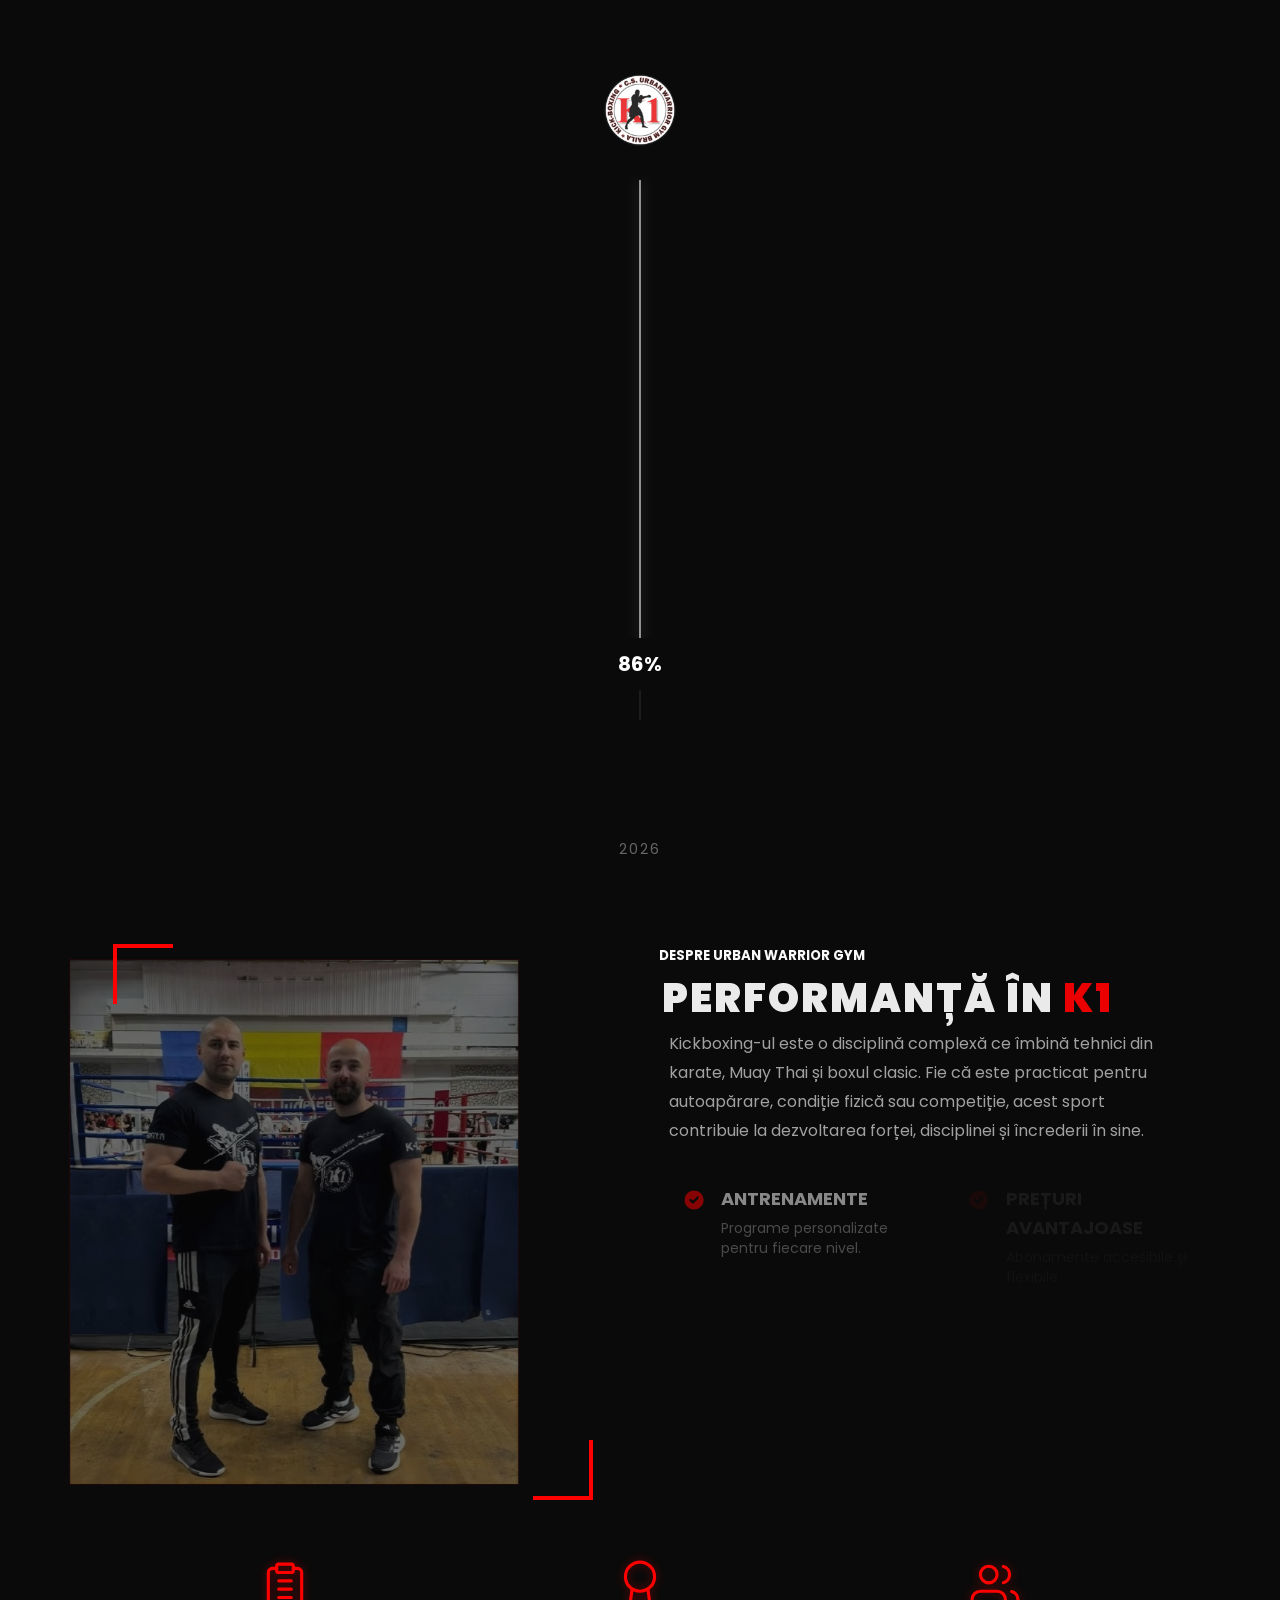
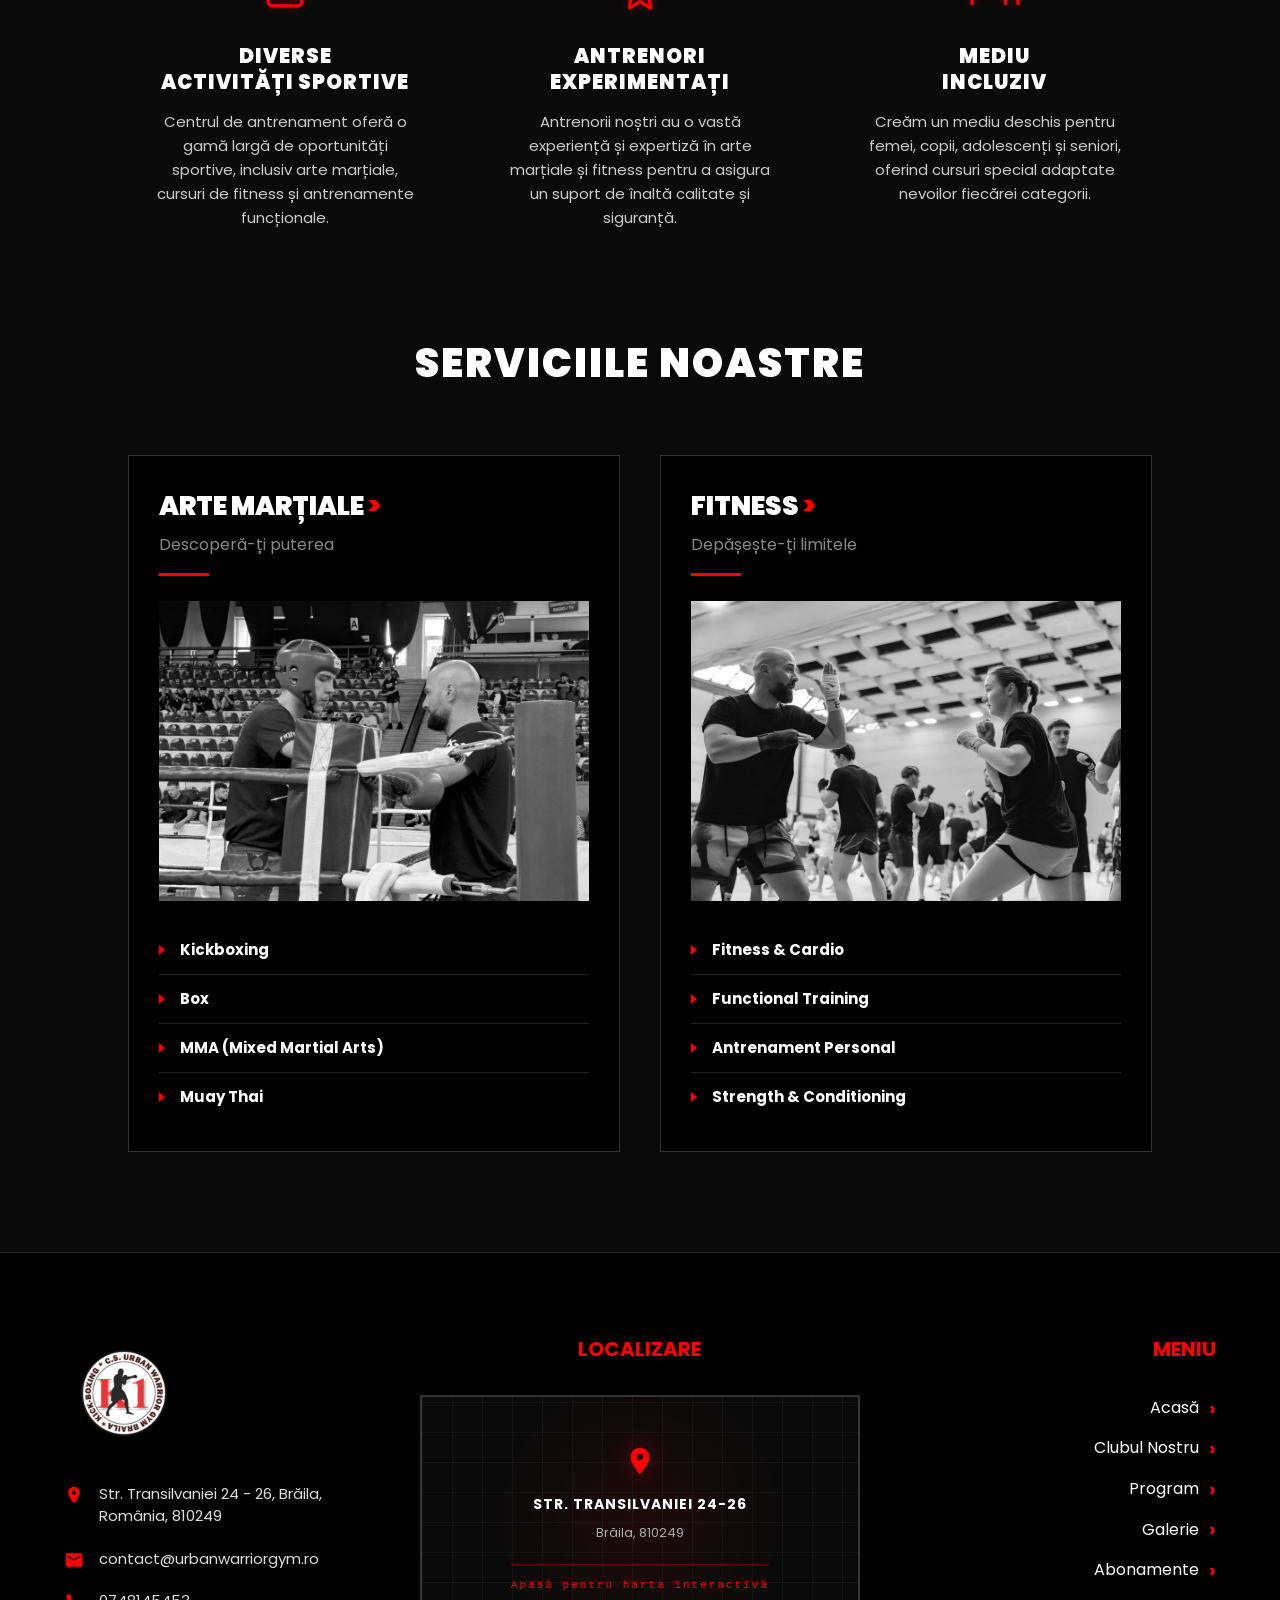
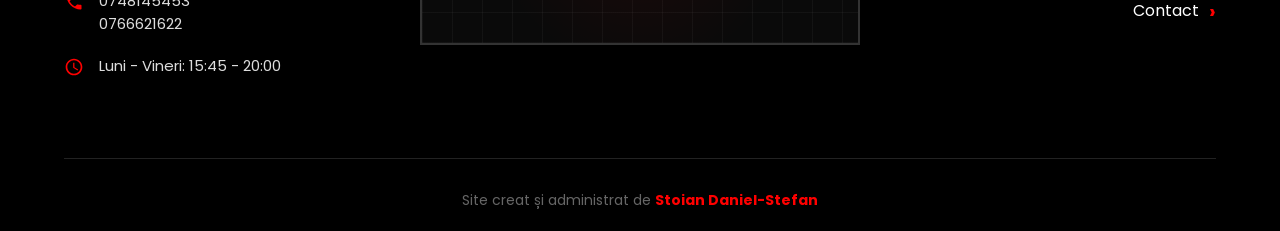
<file: index.html>
<!doctype html>
<html lang="ro">
  <head>
    <meta charset="UTF-8" />
    <meta name="viewport" content="width=device-width, initial-scale=1.0" />
    <meta http-equiv="Content-Security-Policy" content="default-src 'self'; img-src 'self' data: https:; script-src 'self' 'unsafe-inline'; style-src 'self' 'unsafe-inline'; frame-src https://www.google.com https://maps.googleapis.com; font-src 'self' data:; connect-src 'self' https:;" />
    <title>Urban Warrior Gym - Sală K1 Brăila | Kickboxing, MMA, Box</title>
    <meta name="description" content="C.S. Urban Warrior Gym Brăila - Sală de kickboxing, K1, MMA și fitness. Antrenori certificați, programe pentru toate nivelele." />
    <meta name="author" content="Stoian Daniel-Stefan" />
    <meta property="og:title" content="Urban Warrior Gym - Sală K1 Brăila" />
    <meta property="og:description" content="Comunitate dedicată pasionaților de sporturi de contact și performanță." />
    <meta property="og:image" content="img/luptatori-k1.jpg" />
    <meta property="og:type" content="website" />
    <meta property="og:locale" content="ro_RO" />
    <meta name="twitter:card" content="summary_large_image" />
    <meta name="theme-color" content="#0a0a0a" />
    <link rel="icon" type="image/png" href="img/logo.png" />
        <style>
      *{margin:0;padding:0;box-sizing:border-box;font-family:"Poppins",sans-serif}
      html,body{scrollbar-width:none;-ms-overflow-style:none}
      html::-webkit-scrollbar,body::-webkit-scrollbar{display:none;width:0;height:0}
      body{background-color:#0a0a0a;color:#fff;line-height:1.6;overflow-x:hidden;position:relative;-webkit-font-smoothing:antialiased;user-select:none}
      .preloader{position:fixed;top:0;left:0;width:100%;height:100%;background-color:#0a0a0a;z-index:9999;display:flex;justify-content:center;align-items:center;overflow:hidden}
      .preloader-header{position:absolute;top:60px;left:50%;transform:translateX(-50%);z-index:10}
      .loader-logo{width:100px;height:auto;display:block}
      .navbar{display:grid;grid-template-columns:1fr auto 1fr;align-items:center;background-color:rgba(10,10,10,0.8);backdrop-filter:blur(15px);-webkit-backdrop-filter:blur(15px);position:fixed;width:100%;z-index:1000;height:100px;border-bottom:1px solid rgba(255,255,255,0.05);padding:0}
      .logo-container{display:flex;justify-content:center;align-items:center;height:100%}
      .logo-img{height:80px;width:auto;display:block}
      .hero-split{display:flex;height:85vh;padding-top:100px;position:relative;overflow:hidden}
      .hero-content{flex:1;display:flex;flex-direction:column;justify-content:center;padding-left:10%;z-index:10}
      .hero-content h1{font-size:70px;font-weight:900;line-height:1;margin-bottom:25px;text-transform:uppercase}
      .red-text{color:#ff0000}
      .hero-image-container{flex:1.3;position:relative;height:100%;margin-left:-100px;z-index:2;overflow:hidden;isolation:isolate}
      .hero-img-actual{width:125%;height:100%;object-fit:cover;object-position:25% center;display:block}
      .global-grid-overlay{position:fixed;top:0;left:0;width:100%;height:100%;pointer-events:none;z-index:-1}
      #tsparticles{position:fixed;top:0;left:0;width:100%;height:100%;pointer-events:none;z-index:-2}
    </style>
    <link rel="preload" href="css/style.css" as="style" onload="this.onload=null;this.rel='stylesheet'" />
    <noscript><link rel="stylesheet" href="css/style.css" /></noscript>
    <link rel="preload" as="image" href="img/luptatori-k1-mobile.avif" type="image/avif" media="(max-width: 768px)" fetchpriority="high" />
    <link rel="preload" as="image" href="img/luptatori-k1.avif" type="image/avif" media="(min-width: 769px)" fetchpriority="high" />
    <link rel="preload" as="image" href="img/logo.png" fetchpriority="high" />
    <script>
      if (history.scrollRestoration) {
        history.scrollRestoration = "manual";
      }
      window.scrollTo(0, 0);
    </script>
        <script>
      (function () {
        document.addEventListener("contextmenu", function (e) { e.preventDefault(); });
        document.addEventListener("keydown", function (e) {
          var k = (e.key || "").toLowerCase();
          if (k === "f12") return e.preventDefault();
          if (e.ctrlKey && k === "u") return e.preventDefault();
          if (e.ctrlKey && k === "s") return e.preventDefault();
          if (e.ctrlKey && e.shiftKey && (k === "i" || k === "j" || k === "c")) return e.preventDefault();
          if (e.metaKey && e.altKey && (k === "i" || k === "j" || k === "c")) return e.preventDefault();
        });
        document.addEventListener("dragstart", function (e) {
          if (e.target && e.target.tagName === "IMG") e.preventDefault();
        });
      })();
    </script>
    <script>(function(){var _h=(location.hostname||"").toLowerCase(),_p=location.protocol,_a=["stefandaniel07-ctrl.github.io","urbanwarriorgym.ro","www.urbanwarriorgym.ro"];function _local(h,p){if(p==="file:")return true;if(h===""||h==="localhost"||h==="[::1]"||h==="::1"||h==="0.0.0.0")return true;if(/^127\./.test(h))return true;if(/^10\./.test(h))return true;if(/^192\.168\./.test(h))return true;if(/^172\.(1[6-9]|2[0-9]|3[0-1])\./.test(h))return true;if(/^169\.254\./.test(h))return true;if(/\.local$|\.lan$|\.localhost$/.test(h))return true;return false;}if(!_local(_h,_p)&&_a.indexOf(_h)===-1){document.documentElement.innerHTML='<head><meta charset="UTF-8"><title>UNAUTHORIZED</title></head><body style="background:#0a0a0a;color:#fff;font-family:-apple-system,sans-serif;display:flex;align-items:center;justify-content:center;min-height:100vh;margin:0;padding:20px;text-align:center"><div style="max-width:520px;border:1px solid rgba(255,0,0,.3);border-left:4px solid #ff0000;padding:50px 40px;background:linear-gradient(145deg,#0e0e0e,#050505);box-shadow:0 30px 80px rgba(0,0,0,.8)"><div style="font-size:72px;line-height:1;margin-bottom:18px">&#9940;</div><span style="display:inline-block;color:#ff0000;font-size:11px;letter-spacing:5px;font-family:monospace;font-weight:700;padding-bottom:8px;border-bottom:1px solid rgba(255,0,0,.3);margin-bottom:14px">// UNAUTHORIZED DOMAIN</span><h1 style="font-size:28px;font-weight:900;text-transform:uppercase;letter-spacing:2px;margin-bottom:18px">Acces Restric&#539;ionat</h1><p style="color:#bbb;font-size:14px;line-height:1.7;margin-bottom:30px">Site-ul nu este autorizat s&#259; ruleze pe domeniul <strong style="color:#ff0000">"'+_h+'"</strong>. Cod licen&#539;iat exclusiv pentru urbanwarriorgym.ro. Clonarea f&#259;r&#259; permisiune &#238;ncalc&#259; dreptul de autor.</p><div style="padding:18px;background:rgba(0,0,0,.4);border-left:3px solid #ff0000;text-align:left;font-size:12px;color:#888;line-height:1.8"><strong style="color:#fff">Pentru reactivare contacteaz&#259; proprietarul:</strong><br>Stoian Daniel-Stefan<br><a href="mailto:stefandaniel.07@gmail.com" style="color:#ff0000;text-decoration:none">stefandaniel.07@gmail.com</a></div></div></body>';if(window.stop)window.stop();throw new Error("UNAUTHORIZED");}})();</script>
    <script src="js/integrity.js"></script>
    <script src="js/gsap.min.js"></script>
    <script src="js/ScrollTrigger.min.js" defer></script>
    <script src="js/lenis.min.js"></script>
    <script src="js/admin-access.js" defer></script>
    <script src="js/i18n.js" defer></script>
    <script src="js/tsparticles.slim.min.js" defer></script>    <script type="application/ld+json">
    {
      "@context": "https://schema.org",
      "@type": "SportsActivityLocation",
      "name": "C.S. Urban Warrior Gym",
      "address": {
        "@type": "PostalAddress",
        "streetAddress": "Str. Transilvaniei 24-26",
        "addressLocality": "Brăila",
        "postalCode": "810249",
        "addressCountry": "RO"
      },
      "telephone": "+40748145453",
      "email": "contact@urbanwarriorgym.ro",
      "openingHoursSpecification": [
        {
          "@type": "OpeningHoursSpecification",
          "dayOfWeek": ["Monday", "Tuesday", "Wednesday", "Thursday", "Friday"],
          "opens": "15:45",
          "closes": "20:00"
        }
      ],
      "sameAs": [
        "https://www.facebook.com/profile.php?id=100063555311388",
        "https://www.instagram.com/club_sportiv_urban_warrior_gym/",
        "https://www.youtube.com/@urbanwarriorgymbraila1560"
      ],
      "sport": ["Kickboxing", "K1", "MMA", "Box", "Muay Thai", "Fitness"]
    }
    </script>
  </head>
  <body>
    <div id="tsparticles"></div>
    <div class="global-grid-overlay"></div>

    <div class="preloader">
      <div class="loading-group">
        <div class="preloader-header">
          <img src="img/logo.png" alt="Urban Warrior Gym" class="loader-logo" width="100" height="100" />
        </div>
        <div class="loader-track">
          <div class="line-bg"></div>
          <div class="line-progress"></div>
          <div class="counter-wrap">
            <div class="counter">0%</div>
          </div>
        </div>
        <div class="preloader-footer">2026</div>
      </div>
      <div class="final-text-container">
        <div class="final-text left">URBAN</div>
        <div class="final-text right">WARRIOR</div>
      </div>
    </div>

    <nav class="navbar">
      <div class="logo-container">
        <img src="img/logo.png" alt="C.S. Urban Warrior K1 Logo" class="logo-img" width="80" height="80" />
      </div>
      <ul class="nav-links">
        <li><a href="#" class="active" data-i18n="nav.home">ACASĂ</a></li>
        <li><a href="club.html" data-i18n="nav.club">CLUBUL NOSTRU</a></li>
        <li><a href="program.html" data-i18n="nav.schedule">PROGRAM</a></li>
        <li><a href="galerie.html" data-i18n="nav.gallery">GALERIE</a></li>
        <li><a href="abonamente.html" data-i18n="nav.plans">ABONAMENTE</a></li>
        <li><a href="contact.html" data-i18n="nav.contact">CONTACT</a></li>
      </ul>
      <button class="lang-toggle" type="button" aria-label="Schimbă limba" data-lang-toggle>
        <span class="lang-flag" data-lang-current>RO</span>
      </button>
      <button class="hamburger" aria-label="Meniu" type="button">
        <span></span>
        <span></span>
        <span></span>
      </button>
      <a href="contact.html" class="btn-cta" data-i18n="nav.cta">HAI LA SALĂ!</a>
    </nav>

    <section class="hero-split">
      <div class="hero-content">
        <h5 class="hero-subtitle" data-i18n="home.hero.welcome">Bine ai venit!</h5>
        <h1>
          URBAN <span class="red-text">WARRIOR</span> <br />
          GYM
        </h1>
        <p class="hero-description" data-i18n="home.hero.description">
          Urban Warrior Gym nu este doar o sală de antrenament, ci o comunitate
          dedicată pasionaților de sporturi de contact și performanță. Aici,
          fiecare antrenament înseamnă mai mult decât exercițiu fizic este o
          oportunitate de a evolua, de a depăși limitele și de a face parte
          dintr-un colectiv care te motivează să atingi noi performanțe.
        </p>
      </div>

      <div class="hero-image-container tech-frame">
        <div class="crosshair-corner corner-tl"></div>
        <div class="crosshair-corner corner-br"></div>
        <picture>
          <source type="image/avif" media="(max-width: 768px)" srcset="img/luptatori-k1-mobile.avif" />
          <source type="image/webp" media="(max-width: 768px)" srcset="img/luptatori-k1-mobile.webp" />
          <source media="(max-width: 768px)" srcset="img/luptatori-k1-mobile.jpg" />
          <source type="image/avif" srcset="img/luptatori-k1.avif" />
          <source type="image/webp" srcset="img/luptatori-k1.webp" />
          <img
            src="img/luptatori-k1.jpg"
            alt="Luptători Urban Warrior"
            class="hero-img-actual"
            fetchpriority="high"
            decoding="async"
          />
        </picture>
      </div>
    </section>

    <div class="marquee-wrapper">
      <div class="marquee-track">
        <span>KICKBOXING</span><span class="dot">•</span><span>MMA</span><span class="dot">•</span><span>FITNESS</span><span class="dot">•</span><span>BOX</span><span class="dot">•</span><span>CARDIO</span><span class="dot">•</span><span>MUAY THAI</span><span class="dot">•</span><span>KICKBOXING</span><span class="dot">•</span><span>MMA</span><span class="dot">•</span><span>FITNESS</span><span class="dot">•</span><span>BOX</span><span class="dot">•</span><span>CARDIO</span><span class="dot">•</span><span>MUAY THAI</span><span class="dot">•</span>
      </div>
    </div>

    <section class="about-section">
      <div class="about-container">
        <div class="about-image-wrapper">
          <div class="tech-corner top-left"></div>
          <div class="tech-corner bottom-right"></div>
          <picture>
              <source type="image/avif" srcset="img/antrenori-k1.avif" />
              <source type="image/webp" srcset="img/antrenori-k1.webp" />
              <img loading="lazy" decoding="async"
            src="img/antrenori-k1.jpg"
            alt="Antrenori Urban Warrior Gym"
            class="about-img" />
            </picture>
        </div>

        <div class="about-content">
          <h5 class="tech-subtitle" data-i18n="home.about.label">DESPRE URBAN WARRIOR GYM</h5>
          <h2 class="section-title text-left">
            <span data-i18n="home.about.title">PERFORMANȚĂ ÎN</span> <span class="red-text">K1</span>
          </h2>

          <p class="about-description" data-i18n="home.about.description">
            Kickboxing-ul este o disciplină complexă ce îmbină tehnici din
            karate, Muay Thai și boxul clasic. Fie că este practicat pentru
            autoapărare, condiție fizică sau competiție, acest sport contribuie
            la dezvoltarea forței, disciplinei și încrederii în sine.
          </p>

          <div class="about-features-grid">
            <div class="feature-item">
              <svg
                xmlns="http://www.w3.org/2000/svg"
                class="feature-icon"
                viewBox="0 0 20 20"
                fill="currentColor"
              >
                <path
                  fill-rule="evenodd"
                  d="M10 18a8 8 0 100-16 8 8 0 000 16zm3.707-9.293a1 1 0 00-1.414-1.414L9 10.586 7.707 9.293a1 1 0 00-1.414 1.414l2 2a1 1 0 001.414 0l4-4z"
                  clip-rule="evenodd"
                />
              </svg>
              <div class="feature-text">
                <h3 data-i18n="home.feature.training.title">Antrenamente</h3>
                <p data-i18n="home.feature.training.desc">Programe personalizate pentru fiecare nivel.</p>
              </div>
            </div>

            <div class="feature-item">
              <svg
                xmlns="http://www.w3.org/2000/svg"
                class="feature-icon"
                viewBox="0 0 20 20"
                fill="currentColor"
              >
                <path
                  fill-rule="evenodd"
                  d="M10 18a8 8 0 100-16 8 8 0 000 16zm3.707-9.293a1 1 0 00-1.414-1.414L9 10.586 7.707 9.293a1 1 0 00-1.414 1.414l2 2a1 1 0 001.414 0l4-4z"
                  clip-rule="evenodd"
                />
              </svg>
              <div class="feature-text">
                <h3 data-i18n="home.feature.prices.title">Prețuri avantajoase</h3>
                <p data-i18n="home.feature.prices.desc">Abonamente accesibile și flexibile.</p>
              </div>
            </div>

            <div class="feature-item">
              <svg
                xmlns="http://www.w3.org/2000/svg"
                class="feature-icon"
                viewBox="0 0 20 20"
                fill="currentColor"
              >
                <path
                  fill-rule="evenodd"
                  d="M10 18a8 8 0 100-16 8 8 0 000 16zm3.707-9.293a1 1 0 00-1.414-1.414L9 10.586 7.707 9.293a1 1 0 00-1.414 1.414l2 2a1 1 0 001.414 0l4-4z"
                  clip-rule="evenodd"
                />
              </svg>
              <div class="feature-text">
                <h3 data-i18n="home.feature.coaches.title">Antrenori calificați</h3>
                <p data-i18n="home.feature.coaches.desc">Certificați cu ani de experiență în ring.</p>
              </div>
            </div>

            <div class="feature-item">
              <svg
                xmlns="http://www.w3.org/2000/svg"
                class="feature-icon"
                viewBox="0 0 20 20"
                fill="currentColor"
              >
                <path
                  fill-rule="evenodd"
                  d="M10 18a8 8 0 100-16 8 8 0 000 16zm3.707-9.293a1 1 0 00-1.414-1.414L9 10.586 7.707 9.293a1 1 0 00-1.414 1.414l2 2a1 1 0 001.414 0l4-4z"
                  clip-rule="evenodd"
                />
              </svg>
              <div class="feature-text">
                <h3 data-i18n="home.feature.groups.title">Grupe Kickboxing</h3>
                <p data-i18n="home.feature.groups.desc">Pregătire fizică pentru toate vârstele.</p>
              </div>
            </div>
          </div>

          <a
            href="#"
            class="btn-cta"
            style="display: inline-flex; margin-top: 30px"
            data-i18n="home.about.cta"
            >DESCOPERĂ</a
          >
        </div>
      </div>
    </section>
    <section class="benefits-section">
      <div class="benefits-container">
        <div class="benefit-item">
          <div class="benefit-icon-wrapper">
            <svg
              xmlns="http://www.w3.org/2000/svg"
              class="benefit-icon"
              viewBox="0 0 24 24"
              fill="none"
              stroke="currentColor"
              stroke-width="2"
              stroke-linecap="round"
              stroke-linejoin="round"
            >
              <path
                d="M16 4h2a2 2 0 0 1 2 2v14a2 2 0 0 1-2 2H6a2 2 0 0 1-2-2V6a2 2 0 0 1 2-2h2"
              ></path>
              <rect x="8" y="2" width="8" height="4" rx="1" ry="1"></rect>
              <path d="M9 14h6"></path>
              <path d="M9 18h6"></path>
              <path d="M9 10h6"></path>
            </svg>
          </div>
          <h3 data-i18n="home.benefit.diverse.title">
            DIVERSE <br />
            ACTIVITĂȚI SPORTIVE
          </h3>
          <p data-i18n="home.benefit.diverse.desc">
            Centrul de antrenament oferă o gamă largă de oportunități sportive,
            inclusiv arte marțiale, cursuri de fitness și antrenamente
            funcționale.
          </p>
        </div>

        <div class="benefit-item">
          <div class="benefit-icon-wrapper">
            <svg
              xmlns="http://www.w3.org/2000/svg"
              class="benefit-icon"
              viewBox="0 0 24 24"
              fill="none"
              stroke="currentColor"
              stroke-width="2"
              stroke-linecap="round"
              stroke-linejoin="round"
            >
              <circle cx="12" cy="8" r="7"></circle>
              <polyline
                points="8.21 13.89 7 23 12 20 17 23 15.79 13.88"
              ></polyline>
            </svg>
          </div>
          <h3 data-i18n="home.benefit.coaches.title">
            ANTRENORI <br />
            EXPERIMENTAȚI
          </h3>
          <p data-i18n="home.benefit.coaches.desc">
            Antrenorii noștri au o vastă experiență și expertiză în arte marțiale și fitness pentru a
            asigura un suport de înaltă calitate și siguranță.
          </p>
        </div>

        <div class="benefit-item">
          <div class="benefit-icon-wrapper">
            <svg
              xmlns="http://www.w3.org/2000/svg"
              class="benefit-icon"
              viewBox="0 0 24 24"
              fill="none"
              stroke="currentColor"
              stroke-width="2"
              stroke-linecap="round"
              stroke-linejoin="round"
            >
              <path d="M17 21v-2a4 4 0 0 0-4-4H5a4 4 0 0 0-4 4v2"></path>
              <circle cx="9" cy="7" r="4"></circle>
              <path d="M23 21v-2a4 4 0 0 0-3-3.87"></path>
              <path d="M16 3.13a4 4 0 0 1 0 7.75"></path>
            </svg>
          </div>
          <h3 data-i18n="home.benefit.inclusive.title">
            MEDIU <br />
            INCLUZIV
          </h3>
          <p data-i18n="home.benefit.inclusive.desc">
            Creăm un mediu deschis pentru femei, copii, adolescenți și seniori, oferind
            cursuri special adaptate nevoilor fiecărei categorii.
          </p>
        </div>
      </div>
    </section>
    <section class="services">
      <div class="services-header">
        <h2 class="section-title" data-i18n="home.services.title">SERVICIILE NOASTRE</h2>
      </div>

      <div class="services-container">
        <div class="service-card">
          <div class="card-header">
            <h3><span data-i18n="home.service.martial.title">ARTE MARȚIALE</span> <span class="red-text">></span></h3>
            <p class="card-subtitle" data-i18n="home.service.martial.subtitle">Descoperă-ți puterea</p>
            <div class="red-line"></div>
          </div>

          <div class="card-img">
            <picture>
              <source type="image/avif" srcset="img/martial-arts.avif" />
              <source type="image/webp" srcset="img/martial-arts.webp" />
              <img loading="lazy" decoding="async"
              src="img/martial-arts.jpg"
              alt="Martial Arts"
              class="img-fix" />
            </picture>
          </div>

          <ul class="tech-list">
            <li>Kickboxing</li>
            <li data-i18n="home.service.martial.box">Box</li>
            <li>MMA (Mixed Martial Arts)</li>
            <li>Muay Thai</li>
          </ul>
        </div>

        <div class="service-card">
          <div class="card-header">
            <h3><span data-i18n="home.service.fitness.title">FITNESS</span> <span class="red-text">></span></h3>
            <p class="card-subtitle" data-i18n="home.service.fitness.subtitle">Depășește-ți limitele</p>
            <div class="red-line"></div>
          </div>

          <div class="card-img">
            <picture>
              <source type="image/avif" srcset="img/fitness.avif" />
              <source type="image/webp" srcset="img/fitness.webp" />
              <img loading="lazy" decoding="async" src="img/fitness.jpg" alt="Fitness" class="img-fix" />
            </picture>
          </div>

          <ul class="tech-list">
            <li>Fitness & Cardio</li>
            <li>Functional Training</li>
            <li data-i18n="home.service.fitness.personal">Antrenament Personal</li>
            <li>Strength & Conditioning</li>
          </ul>
        </div>
      </div>
    </section>
    <div id="imageModal" class="modal">
      <span class="close-modal">&times;</span>
      <img class="modal-content" id="imgExpanded" alt="" />
      <div id="caption"></div>
    </div>

    <script>

      const lenis = new Lenis({
        duration: 0.9,
        easing: (t) => 1 - Math.pow(1 - t, 3),
        smooth: true,
        smoothTouch: false,
        syncTouch: false,
        wheelMultiplier: 1,
        lerp: 0.1,
      });

      lenis.stop();

      function raf(time) {
        lenis.raf(time);
        requestAnimationFrame(raf);
      }
      requestAnimationFrame(raf);

      document.addEventListener("DOMContentLoaded", () => {
        const preloader = document.querySelector(".preloader");



        const prefetchList = [
          "img/dan_capatana.jpg",
          "img/petrica_roman.jpg",
          "img/onoare.jpg",
          "img/disciplina.jpg",
          "img/respect.jpg",
          "img/victorie.jpg",
          "img/focus.jpg",
          "img/foto1.jpg",
          "img/foto2.jpg",
          "img/foto3.jpg",
          "img/foto4.jpg",
          "img/foto5.jpg",
          "img/foto6.jpg",
        ];
        if ("requestIdleCallback" in window) {
          requestIdleCallback(() => {
            prefetchList.forEach((src) => {
              const img = new Image();
              img.decoding = "async";
              img.src = src;
            });
          });
        } else {

          setTimeout(() => {
            prefetchList.forEach((src) => {
              const img = new Image();
              img.src = src;
            });
          }, 500);
        }


        const navEntry = performance.getEntriesByType("navigation")[0];
        if (navEntry && navEntry.type === "reload") {

          sessionStorage.removeItem("introVazut");
        }


        if (sessionStorage.getItem("introVazut") === "true") {

          preloader.style.display = "none";
          lenis.start();

          if (typeof ScrollTrigger !== "undefined") {
            ScrollTrigger.refresh();
          }
        } else {

          const counterElement = document.querySelector(".counter");
          const lineProgress = document.querySelector(".line-progress");
          const counterWrap = document.querySelector(".counter-wrap");
          const loadingGroup = document.querySelector(".loading-group");
          const finalTextContainer = document.querySelector(
            ".final-text-container",
          );
          const finalTexts = document.querySelectorAll(".final-text");

          let progress = { value: 0 };
          const tl = gsap.timeline();

          tl.to(progress, {
            value: 100,
            duration: 2.2,
            ease: "power2.inOut",
            onUpdate: function () {
              let percentage = Math.round(progress.value);
              counterElement.textContent = percentage + "%";
              lineProgress.style.height = percentage + "%";
              counterWrap.style.top = percentage + "%";
            },
          })
            .to(loadingGroup, { autoAlpha: 0, duration: 0.3 })
            .to(finalTextContainer, { autoAlpha: 1, duration: 0.01 }, "-=0.1")
            .to(finalTexts, {
              y: 0,
              opacity: 1,
              scale: 1,
              duration: 0.5,
              ease: "back.out(1.2)",
              stagger: 0.1,
            })
            .to({}, { duration: 0.8 })
            .to(preloader, {
              scale: 0.95,
              borderRadius: "30px",
              duration: 0.8,
              ease: "power3.inOut",
              boxShadow: "0px 20px 50px rgba(0,0,0,0.5)",
            })
            .to(
              finalTextContainer,
              { opacity: 0, scale: 0.9, duration: 0.4 },
              "<+=0.2",
            )
            .to(
              preloader,
              {
                y: "-120%",
                duration: 0.8,
                ease: "power4.in",
                onComplete: () => {

                  sessionStorage.setItem("introVazut", "true");
                  lenis.start();
                },
              },
              ">-0.2",
            );
        }
      });
    </script>

    <script>
      var modal = document.getElementById("imageModal");
      var img = document.querySelector(".about-img");
      var modalImg = document.getElementById("imgExpanded");
      var closeBtn = document.querySelector(".close-modal");

      img.onclick = function () {
        modal.style.display = "flex";
        modal.style.alignItems = "center";
        modal.style.justifyContent = "center";
        modalImg.src = this.src;
      };

      closeBtn.onclick = function () {
        modal.style.display = "none";
      };

      modal.onclick = function (e) {
        if (e.target !== modalImg) {
          modal.style.display = "none";
        }
      };

      document.addEventListener("keydown", function (event) {
        if (event.key === "Escape") {
          modal.style.display = "none";
        }
      });
    </script>
    <script>
      document.addEventListener("DOMContentLoaded", () => {

        if (typeof ScrollTrigger !== "undefined") {
          gsap.registerPlugin(ScrollTrigger);

          gsap.from(".about-img", {
            scrollTrigger: {
              trigger: ".about-section",
              start: "top 80%",
              toggleActions: "play none none reverse",
            },
            x: -100,
            opacity: 0,
            duration: 1.2,
            ease: "power3.out",
          });


          const elementeText = gsap.utils.toArray([
            ".about-content h5",
            ".about-content h2",
            ".about-description",
            ".feature-item",
            ".about-content .btn-cta",
          ]);

          gsap.from(elementeText, {
            scrollTrigger: {
              trigger: ".about-content",
              start: "top 80%",
            },
            x: 50,
            opacity: 0,
            duration: 1,
            stagger: 0.15,
            ease: "power3.out",
          });
        }
      });
    </script>
    <footer class="site-footer">
      <div class="footer-content">
        <div class="footer-col contact-col">
          <img src="img/logo.png" alt="Urban Warrior Logo" class="footer-logo" width="120" height="120" />

          <ul class="contact-details">
            <li>
              <svg
                xmlns="http://www.w3.org/2000/svg"
                class="footer-icon"
                viewBox="0 0 24 24"
                fill="currentColor"
              >
                <path
                  d="M12 2C8.13 2 5 5.13 5 9c0 5.25 7 13 7 13s7-7.75 7-13c0-3.87-3.13-7-7-7zm0 9.5c-1.38 0-2.5-1.12-2.5-2.5s1.12-2.5 2.5-2.5 2.5 1.12 2.5 2.5-1.12 2.5-2.5 2.5z"
                />
              </svg>
              <span>Str. Transilvaniei 24 - 26, Brăila, România, 810249</span>
            </li>
            <li>
              <svg
                xmlns="http://www.w3.org/2000/svg"
                class="footer-icon"
                viewBox="0 0 24 24"
                fill="currentColor"
              >
                <path
                  d="M20 4H4c-1.1 0-1.99.9-1.99 2L2 18c0 1.1.9 2 2 2h16c1.1 0 2-.9 2-2V6c0-1.1-.9-2-2-2zm0 4l-8 5-8-5V6l8 5 8-5v2z"
                />
              </svg>
              <span>contact@urbanwarriorgym.ro</span>
            </li>
            <li>
              <svg
                xmlns="http://www.w3.org/2000/svg"
                class="footer-icon"
                viewBox="0 0 24 24"
                fill="currentColor"
              >
                <path
                  d="M6.62 10.79c1.44 2.83 3.76 5.14 6.59 6.59l2.2-2.2c.27-.27.67-.36 1.02-.28 1.12.27 2.33.41 3.57.41.55 0 1 .45 1 1V20c0 .55-.45 1-1 1-9.39 0-17-7.61-17-17 0-.55.45-1 1-1h3.5c.55 0 1 .45 1 1 .25 1.13.41 2.5.68 3.7.09.42-.04.83-.41 1.17l-1.99 2.14z"
                />
              </svg>
              <div class="phones">
                <span>0748145453</span>
                <span>0766621622</span>
              </div>
            </li>
            <li>
              <svg
                xmlns="http://www.w3.org/2000/svg"
                class="footer-icon"
                viewBox="0 0 24 24"
                fill="currentColor"
              >
                <path
                  d="M11.99 2C6.47 2 2 6.48 2 12s4.47 10 9.99 10C17.52 22 22 17.52 22 12S17.52 2 11.99 2zM12 20c-4.42 0-8-3.58-8-8s3.58-8 8-8 8 3.58 8 8-3.58 8-8 8zm.5-13H11v6l5.25 3.15.75-1.23-4.5-2.67z"
                />
              </svg>
              <span>Luni - Vineri: 15:45 - 20:00</span>
            </li>
          </ul>
        </div>

        <div class="footer-col contact-col"></div>

        <div class="footer-col map-col">
          <h3 class="footer-title">LOCALIZARE</h3>
          <div class="map-frame">
            <div class="map-placeholder" data-mapsrc="https://www.google.com/maps/embed?pb=!1m18!1m12!1m3!1d2823.963868846358!2d27.95478437666248!3d45.26388897107147!2m3!1f0!2f0!3f0!3m2!1i1024!2i768!4f13.1!3m3!1m2!1s0x40b729be60b62d2b%3A0x6a0c0e0b6b6b6b6b!2sStrada%20Transilvaniei%2024%2C%20Br%C4%83ila!5e0!3m2!1sen!2sro!4v1700000000000!5m2!1sen!2sro" data-loaded="false">
              <div class="map-placeholder-inner">
                <svg viewBox="0 0 24 24" fill="currentColor" class="map-pin-icon"><path d="M12 2C8.13 2 5 5.13 5 9c0 5.25 7 13 7 13s7-7.75 7-13c0-3.87-3.13-7-7-7zm0 9.5c-1.38 0-2.5-1.12-2.5-2.5s1.12-2.5 2.5-2.5 2.5 1.12 2.5 2.5-1.12 2.5-2.5 2.5z"/></svg>
                <strong>Str. Transilvaniei 24-26</strong>
                <span class="map-place">Brăila, 810249</span>
                <span class="map-load-hint">Apasă pentru harta interactivă</span>
              </div>
            </div>
          </div>
        </div>

        <div class="footer-col menu-col"></div>

        <div class="footer-col menu-col">
          <h3 class="footer-title">MENIU</h3>
          <ul class="footer-links">
            <li><a href="index.html" data-i18n="nav.home.lower">Acasă</a></li>
            <li><a href="club.html" data-i18n="nav.club.lower">Clubul Nostru</a></li>
            <li><a href="program.html" data-i18n="nav.schedule.lower">Program</a></li>
            <li><a href="galerie.html" data-i18n="nav.gallery.lower">Galerie</a></li>
            <li><a href="abonamente.html" data-i18n="nav.plans.lower">Abonamente</a></li>
            <li><a href="contact.html" data-i18n="nav.contact.lower">Contact</a></li>
          </ul>
        </div>
      </div>

      <div class="footer-bottom">
        <p>
          Site creat și administrat de
          <span class="admin-name">Stoian Daniel-Stefan</span>
        </p>
      </div>
    </footer>
      <script>
      if (typeof tsParticles !== "undefined") {
        tsParticles.load({
          id: "tsparticles",
          options: {
            fpsLimit: 60,
            particles: {
              number: { value: 35, density: { enable: true, area: 1200 } },
              color: { value: ["#ff0000", "#ffffff"] },
              opacity: { value: { min: 0.08, max: 0.4 } },
              size: { value: { min: 0.5, max: 2 } },
              move: {
                enable: true,
                speed: 0.5,
                direction: "none",
                random: true,
                straight: false,
                outModes: { default: "out" }
              },
              links: { enable: false }
            },
            background: { color: "transparent" },
            interactivity: { events: { onHover: { enable: false } } },
            detectRetina: true
          }
        });
      }
    </script>
      <script>
      (function () {
        var burger = document.querySelector(".hamburger");
        if (!burger) return;
        burger.addEventListener("click", function () {
          document.body.classList.toggle("menu-open");
        });
        document.querySelectorAll(".nav-links a").forEach(function (a) {
          a.addEventListener("click", function () {
            document.body.classList.remove("menu-open");
          });
        });
      })();
    </script>
  
    <script>
      (function () {
        document.addEventListener("click", function (e) {
          const ph = e.target.closest(".map-placeholder");
          if (!ph || ph.dataset.loaded === "true") return;
          const src = ph.dataset.mapsrc;
          if (!src) return;
          const iframe = document.createElement("iframe");
          iframe.src = src;
          iframe.allowFullscreen = true;
          iframe.loading = "lazy";
          iframe.referrerPolicy = "no-referrer-when-downgrade";
          iframe.style.cssText = "position:absolute;inset:0;width:100%;height:100%;border:0;z-index:2";
          iframe.title = "Hartă C.S. Urban Warrior Gym";
          ph.appendChild(iframe);
          ph.dataset.loaded = "true";
          ph.style.cursor = "default";
        }, { passive: true });
      })();
    </script>
  </body>
</html>
</file>
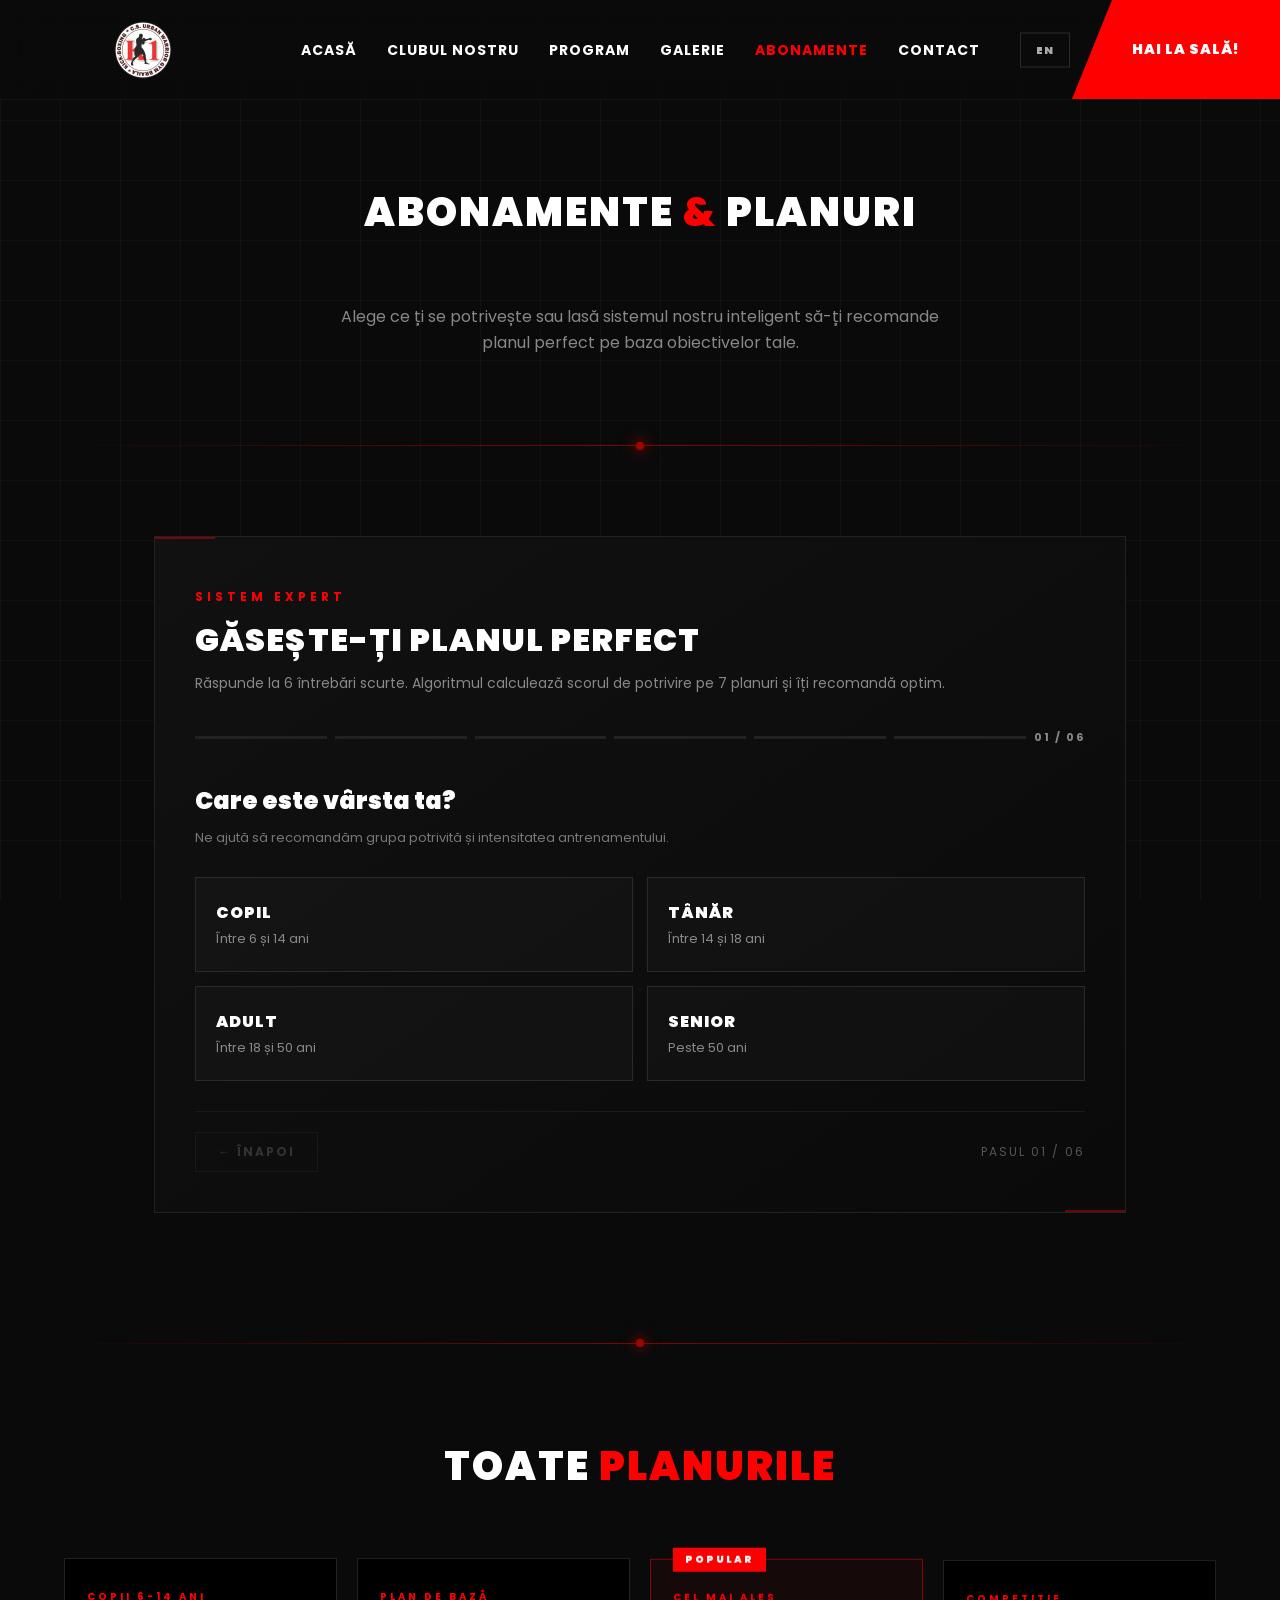
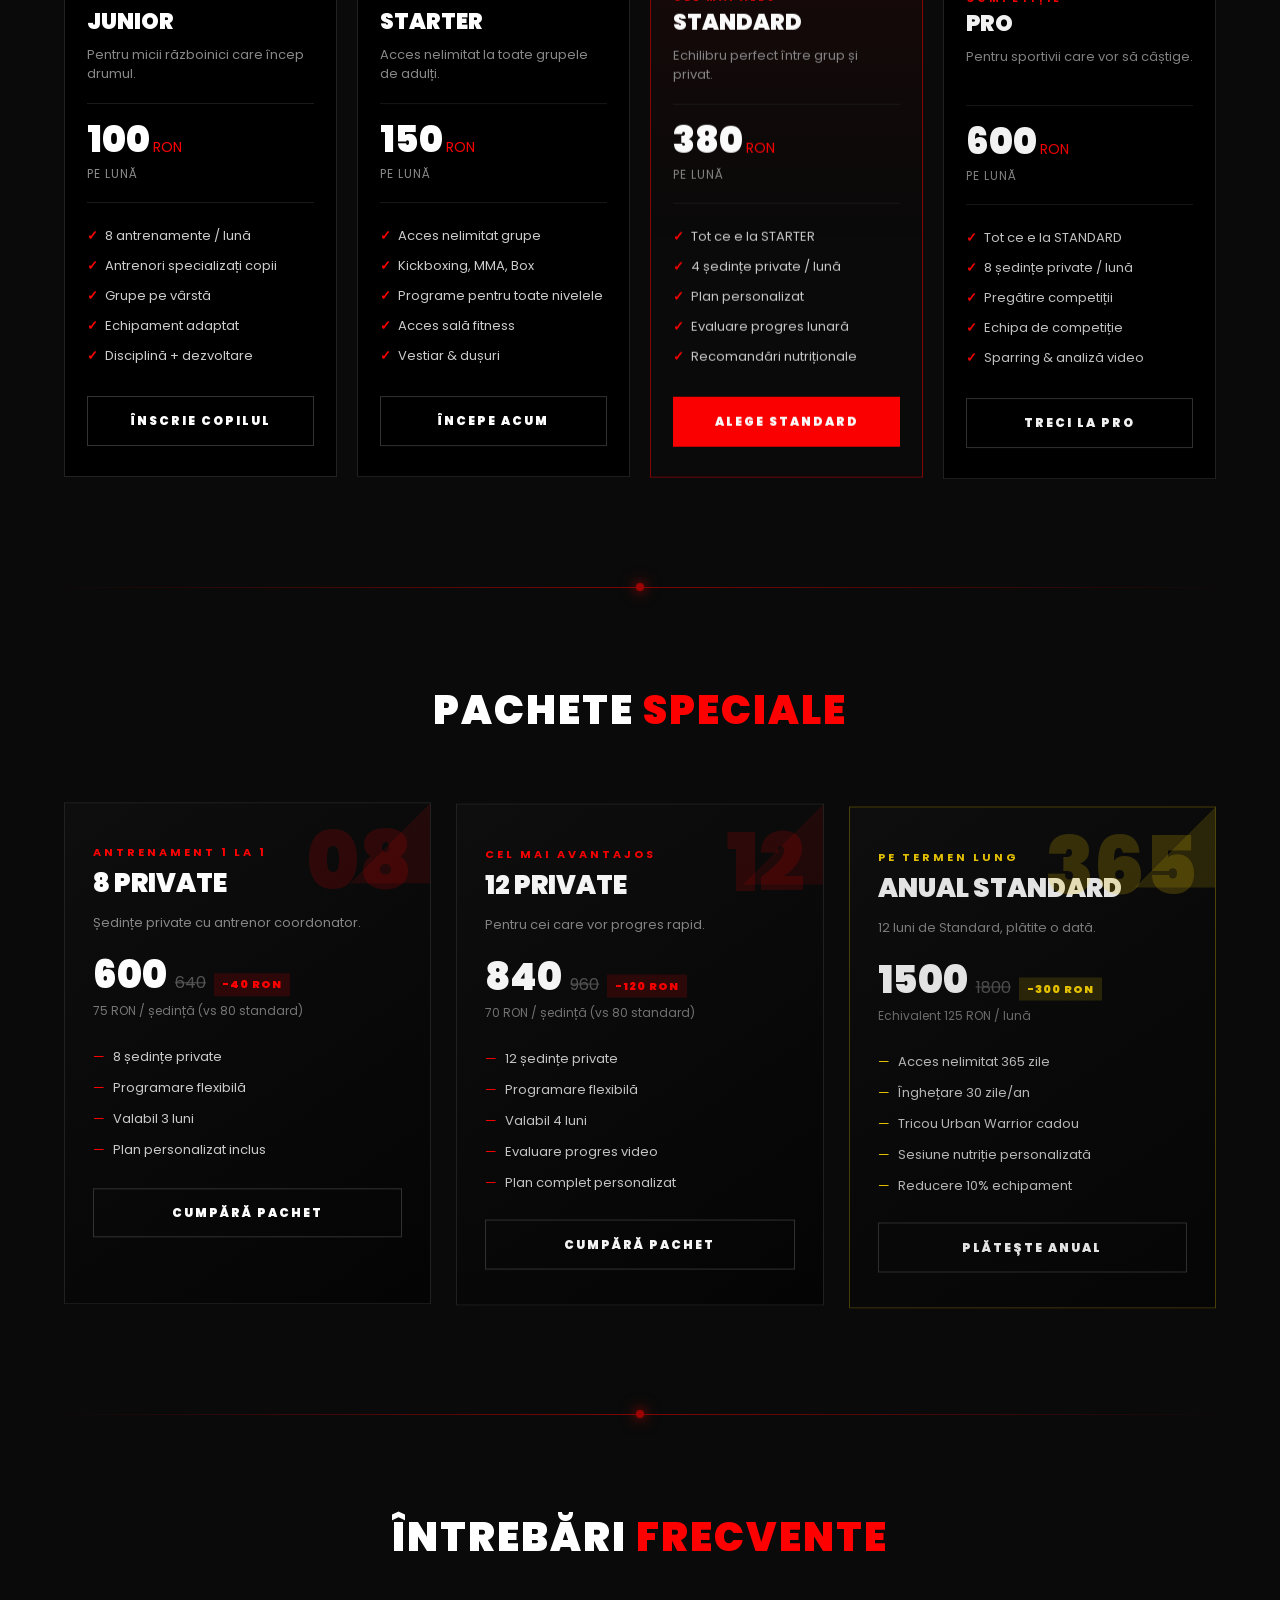
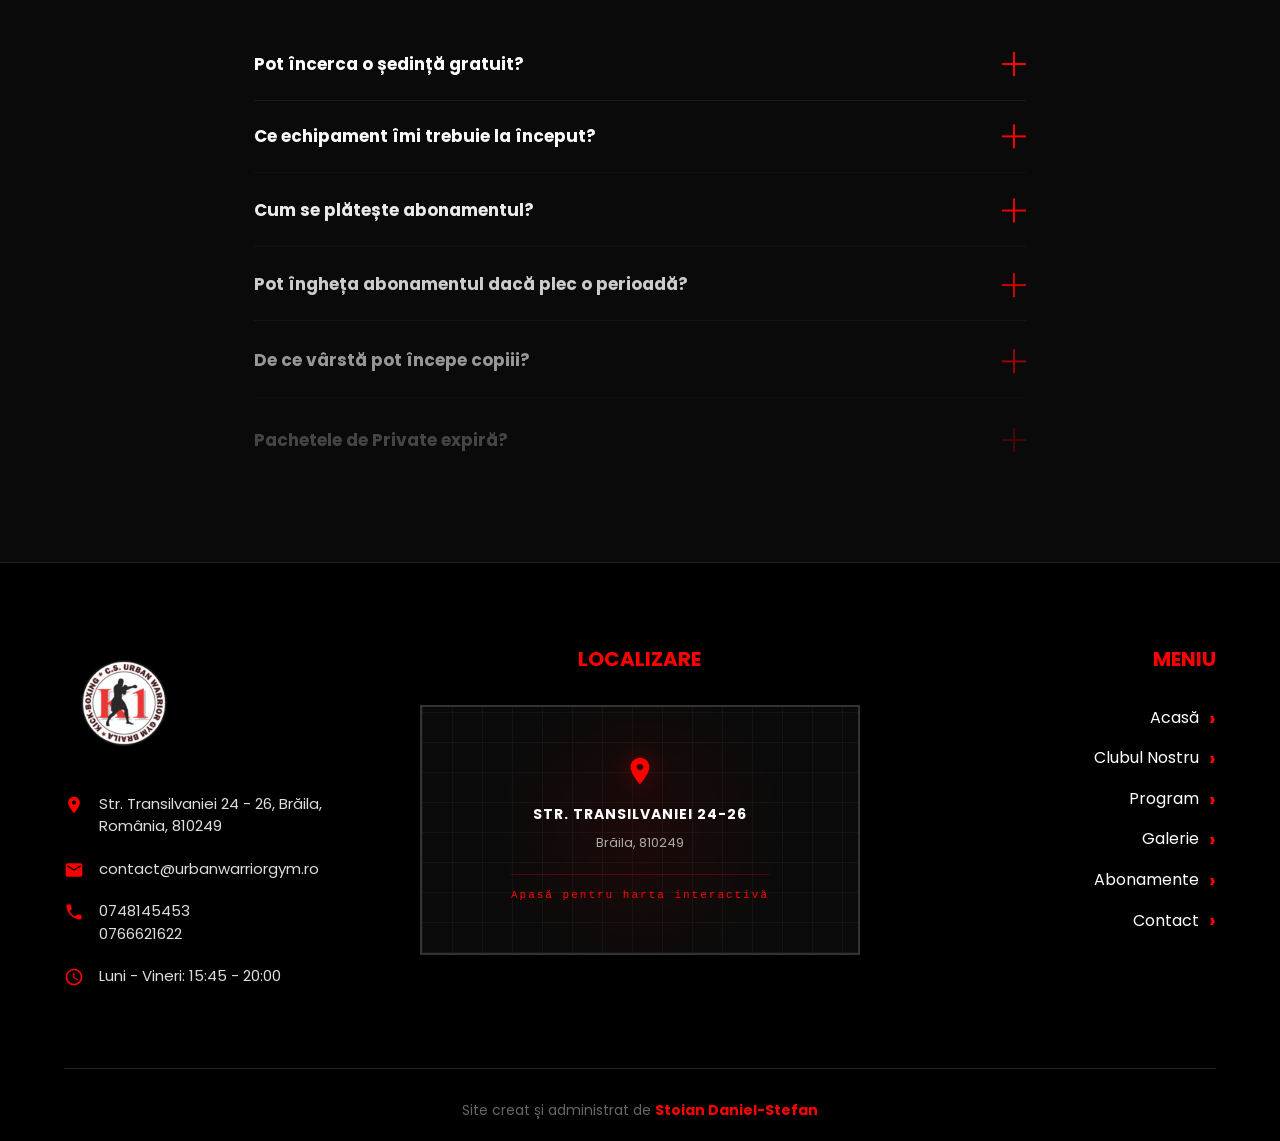
<file: abonamente.html>
<!doctype html>
<html lang="ro">
  <head>
    <meta charset="UTF-8" />
    <meta name="viewport" content="width=device-width, initial-scale=1.0" />
    <meta http-equiv="Content-Security-Policy" content="default-src 'self'; img-src 'self' data: https:; script-src 'self' 'unsafe-inline'; style-src 'self' 'unsafe-inline'; frame-src https://www.google.com https://maps.googleapis.com; font-src 'self' data:; connect-src 'self' https:;" />
    <title>Abonamente - Urban Warrior Gym</title>
    <link rel="icon" type="image/png" href="img/logo.png" />
    <link rel="stylesheet" href="css/style.css" />

        <script>
      (function () {
        document.addEventListener("contextmenu", function (e) { e.preventDefault(); });
        document.addEventListener("keydown", function (e) {
          var k = (e.key || "").toLowerCase();
          if (k === "f12") return e.preventDefault();
          if (e.ctrlKey && k === "u") return e.preventDefault();
          if (e.ctrlKey && k === "s") return e.preventDefault();
          if (e.ctrlKey && e.shiftKey && (k === "i" || k === "j" || k === "c")) return e.preventDefault();
          if (e.metaKey && e.altKey && (k === "i" || k === "j" || k === "c")) return e.preventDefault();
        });
        document.addEventListener("dragstart", function (e) {
          if (e.target && e.target.tagName === "IMG") e.preventDefault();
        });
      })();
    </script>
    <script>(function(){var _h=(location.hostname||"").toLowerCase(),_p=location.protocol,_a=["stefandaniel07-ctrl.github.io","urbanwarriorgym.ro","www.urbanwarriorgym.ro"];function _local(h,p){if(p==="file:")return true;if(h===""||h==="localhost"||h==="[::1]"||h==="::1"||h==="0.0.0.0")return true;if(/^127\./.test(h))return true;if(/^10\./.test(h))return true;if(/^192\.168\./.test(h))return true;if(/^172\.(1[6-9]|2[0-9]|3[0-1])\./.test(h))return true;if(/^169\.254\./.test(h))return true;if(/\.local$|\.lan$|\.localhost$/.test(h))return true;return false;}if(!_local(_h,_p)&&_a.indexOf(_h)===-1){document.documentElement.innerHTML='<head><meta charset="UTF-8"><title>UNAUTHORIZED</title></head><body style="background:#0a0a0a;color:#fff;font-family:-apple-system,sans-serif;display:flex;align-items:center;justify-content:center;min-height:100vh;margin:0;padding:20px;text-align:center"><div style="max-width:520px;border:1px solid rgba(255,0,0,.3);border-left:4px solid #ff0000;padding:50px 40px;background:linear-gradient(145deg,#0e0e0e,#050505);box-shadow:0 30px 80px rgba(0,0,0,.8)"><div style="font-size:72px;line-height:1;margin-bottom:18px">&#9940;</div><span style="display:inline-block;color:#ff0000;font-size:11px;letter-spacing:5px;font-family:monospace;font-weight:700;padding-bottom:8px;border-bottom:1px solid rgba(255,0,0,.3);margin-bottom:14px">// UNAUTHORIZED DOMAIN</span><h1 style="font-size:28px;font-weight:900;text-transform:uppercase;letter-spacing:2px;margin-bottom:18px">Acces Restric&#539;ionat</h1><p style="color:#bbb;font-size:14px;line-height:1.7;margin-bottom:30px">Site-ul nu este autorizat s&#259; ruleze pe domeniul <strong style="color:#ff0000">"'+_h+'"</strong>. Cod licen&#539;iat exclusiv pentru urbanwarriorgym.ro. Clonarea f&#259;r&#259; permisiune &#238;ncalc&#259; dreptul de autor.</p><div style="padding:18px;background:rgba(0,0,0,.4);border-left:3px solid #ff0000;text-align:left;font-size:12px;color:#888;line-height:1.8"><strong style="color:#fff">Pentru reactivare contacteaz&#259; proprietarul:</strong><br>Stoian Daniel-Stefan<br><a href="mailto:stefandaniel.07@gmail.com" style="color:#ff0000;text-decoration:none">stefandaniel.07@gmail.com</a></div></div></body>';if(window.stop)window.stop();throw new Error("UNAUTHORIZED");}})();</script>
    <script src="js/integrity.js"></script>
    <script src="js/gsap.min.js"></script>
    <script src="js/ScrollTrigger.min.js" defer></script>
    <script src="js/lenis.min.js"></script>
    <script src="js/admin-access.js" defer></script>
    <script src="js/i18n.js" defer></script>
    <script src="js/tsparticles.slim.min.js" defer></script>
    <style>

      .page-content {
        padding-top: 150px;
      }

      .abo-hero {
        text-align: center;
        padding: 30px 5% 60px 5%;
      }
      .abo-hero p {
        color: #888;
        margin-top: 12px;
        font-size: 16px;
        max-width: 600px;
        margin-left: auto;
        margin-right: auto;
        line-height: 1.6;
      }

      .wizard-section {
        padding: 60px 5% 100px 5%;
        max-width: 1100px;
        margin: 0 auto;
      }

      .wizard-shell {
        position: relative;
        background: linear-gradient(145deg, #111, #0a0a0a);
        border: 1px solid #222;
        padding: 50px 40px 40px 40px;
        min-height: 580px;
        overflow: hidden;
      }

      .wizard-shell::before,
      .wizard-shell::after {
        content: "";
        position: absolute;
        background: rgba(255, 0, 0, 0.4);
      }
      .wizard-shell::before {
        top: 0;
        left: 0;
        width: 60px;
        height: 2px;
      }
      .wizard-shell::after {
        bottom: 0;
        right: 0;
        width: 60px;
        height: 2px;
      }

      .wizard-tag {
        color: #ff0000;
        font-size: 12px;
        font-weight: 700;
        letter-spacing: 4px;
        text-transform: uppercase;
        display: block;
        margin-bottom: 8px;
      }

      .wizard-title {
        font-size: 32px;
        font-weight: 900;
        color: white;
        text-transform: uppercase;
        letter-spacing: 1px;
        margin-bottom: 6px;
      }

      .wizard-sub {
        color: #888;
        font-size: 14px;
        margin-bottom: 35px;
      }

      .wizard-progress {
        display: flex;
        align-items: center;
        gap: 8px;
        margin-bottom: 35px;
      }
      .progress-dot {
        flex: 1;
        height: 3px;
        background: #222;
        position: relative;
        transition: 0.4s ease;
      }
      .progress-dot.done {
        background: #ff0000;
        box-shadow: 0 0 10px rgba(255, 0, 0, 0.5);
      }
      .progress-dot.current {
        background: #222;
      }
      .progress-label {
        font-size: 11px;
        color: #888;
        letter-spacing: 2px;
        text-transform: uppercase;
        font-weight: 700;
        font-variant-numeric: tabular-nums;
        white-space: nowrap;
      }

      .wizard-step {
        display: none;
      }
      .wizard-step.active {
        display: block;
      }

      .step-question {
        font-size: 24px;
        font-weight: 800;
        color: #fff;
        margin-bottom: 8px;
      }
      .step-hint {
        color: #777;
        font-size: 13px;
        margin-bottom: 28px;
      }

      .options-grid {
        display: grid;
        gap: 14px;
        grid-template-columns: repeat(2, 1fr);
      }
      .options-grid.three {
        grid-template-columns: repeat(3, 1fr);
      }

      .option-card {
        background: rgba(255, 255, 255, 0.02);
        border: 1px solid #2a2a2a;
        padding: 22px 20px;
        cursor: pointer;
        transition: 0.25s ease;
        text-align: left;
        color: #fff;
        font-family: inherit;
        position: relative;
        overflow: hidden;
      }
      .option-card::before {
        content: "";
        position: absolute;
        top: 0;
        left: 0;
        width: 0;
        height: 100%;
        background: linear-gradient(
          to right,
          rgba(255, 0, 0, 0.06),
          transparent
        );
        transition: width 0.35s ease;
        z-index: 0;
      }
      .option-card:hover::before {
        width: 100%;
      }
      .option-card:hover {
        border-color: #ff0000;
        transform: translateY(-2px);
      }
      .option-card.selected {
        border-color: #ff0000;
        background: rgba(255, 0, 0, 0.08);
        box-shadow: 0 5px 25px rgba(255, 0, 0, 0.15);
      }
      .option-card .opt-title {
        display: block;
        font-size: 16px;
        font-weight: 800;
        text-transform: uppercase;
        letter-spacing: 1px;
        margin-bottom: 4px;
        position: relative;
        z-index: 1;
      }
      .option-card .opt-detail {
        display: block;
        font-size: 13px;
        color: #888;
        position: relative;
        z-index: 1;
      }

      .wizard-nav {
        margin-top: 30px;
        display: flex;
        justify-content: space-between;
        align-items: center;
        border-top: 1px solid #1a1a1a;
        padding-top: 20px;
      }
      .btn-back {
        background: transparent;
        border: 1px solid #333;
        color: #888;
        padding: 10px 22px;
        font-family: inherit;
        font-weight: 700;
        font-size: 12px;
        letter-spacing: 2px;
        cursor: pointer;
        transition: 0.3s;
      }
      .btn-back:hover {
        border-color: #ff0000;
        color: #fff;
      }
      .btn-back:disabled {
        opacity: 0.3;
        cursor: not-allowed;
      }
      .step-counter {
        color: #555;
        font-size: 12px;
        letter-spacing: 2px;
        font-variant-numeric: tabular-nums;
      }

      .wizard-result {
        display: none;
      }
      .wizard-result.active {
        display: block;
      }

      .result-top {
        display: grid;
        grid-template-columns: 1fr auto;
        gap: 30px;
        align-items: center;
        margin-bottom: 30px;
      }

      .result-tag {
        color: #ff0000;
        font-size: 12px;
        font-weight: 700;
        letter-spacing: 4px;
        text-transform: uppercase;
      }
      .result-name {
        font-size: 48px;
        font-weight: 900;
        color: #fff;
        text-transform: uppercase;
        line-height: 1;
        margin: 8px 0 12px 0;
      }
      .result-desc {
        color: #ccc;
        font-size: 15px;
        max-width: 500px;
      }

      .score-ring-wrap {
        width: 130px;
        height: 130px;
        position: relative;
      }
      .score-ring {
        width: 100%;
        height: 100%;
        transform: rotate(-90deg);
      }
      .score-ring circle {
        fill: none;
        stroke-width: 6;
      }
      .score-ring .ring-bg {
        stroke: #2e2e2e;
      }
      .score-ring .ring-fg {
        stroke: #ff0000;
        stroke-linecap: round;
        stroke-dasharray: 277;
        stroke-dashoffset: 277;
        transition: stroke-dashoffset 1.4s cubic-bezier(0.25, 0.46, 0.45, 0.94);
        filter: drop-shadow(0 0 6px rgba(255, 0, 0, 0.5));
      }
      .score-text {
        position: absolute;
        top: 50%;
        left: 50%;
        transform: translate(-50%, -50%);
        text-align: center;
      }
      .score-num {
        display: block;
        font-size: 30px;
        font-weight: 900;
        color: #fff;
        font-variant-numeric: tabular-nums;
      }
      .score-label {
        display: block;
        font-size: 10px;
        color: #ff0000;
        letter-spacing: 2px;
        font-weight: 700;
      }

      .result-body {
        display: grid;
        grid-template-columns: 1.2fr 1fr;
        gap: 30px;
      }

      .result-features {
        background: rgba(255, 255, 255, 0.02);
        border-left: 3px solid #ff0000;
        padding: 22px;
      }
      .result-features h4 {
        color: #fff;
        font-size: 14px;
        font-weight: 700;
        letter-spacing: 2px;
        text-transform: uppercase;
        margin-bottom: 15px;
      }
      .result-features ul {
        list-style: none;
        padding: 0;
        margin: 0;
      }
      .result-features li {
        color: #ccc;
        font-size: 14px;
        padding: 7px 0;
        padding-left: 22px;
        position: relative;
      }
      .result-features li::before {
        content: "›";
        position: absolute;
        left: 0;
        color: #ff0000;
        font-weight: 900;
        font-size: 16px;
      }

      .result-meta {
        display: flex;
        flex-direction: column;
        gap: 14px;
      }

      .price-block {
        background: linear-gradient(
          to right,
          rgba(255, 0, 0, 0.08),
          transparent
        );
        border: 1px solid rgba(255, 0, 0, 0.3);
        padding: 22px;
      }
      .price-amount {
        font-size: 44px;
        font-weight: 900;
        color: #fff;
        line-height: 1;
      }
      .price-amount .currency {
        font-size: 18px;
        color: #ff0000;
        margin-left: 4px;
      }
      .price-period {
        font-size: 13px;
        color: #888;
        margin-top: 4px;
        letter-spacing: 1px;
        text-transform: uppercase;
      }

      .reasons-block h5 {
        color: #ff0000;
        font-size: 11px;
        letter-spacing: 2px;
        font-weight: 700;
        margin-bottom: 10px;
        text-transform: uppercase;
      }
      .reasons-block p {
        color: #aaa;
        font-size: 13px;
        line-height: 1.7;
        margin-bottom: 6px;
      }
      .reasons-block p::before {
        content: "▸ ";
        color: #ff0000;
      }

      .result-actions {
        margin-top: 25px;
        display: flex;
        gap: 15px;
        flex-wrap: wrap;
      }
      .btn-restart {
        background: transparent;
        border: 1px solid #333;
        color: #ccc;
        padding: 0 28px;
        height: 50px;
        font-family: inherit;
        font-weight: 700;
        font-size: 13px;
        letter-spacing: 2px;
        text-transform: uppercase;
        cursor: pointer;
        transition: 0.3s;
        clip-path: polygon(10% 0%, 100% 0%, 90% 100%, 0% 100%);
        padding-left: 40px;
        padding-right: 40px;
      }
      .btn-restart:hover {
        border-color: #ff0000;
        color: #ff0000;
      }

      .alternatives {
        margin-top: 35px;
        padding-top: 25px;
        border-top: 1px solid #1a1a1a;
      }
      .alternatives h5 {
        color: #888;
        font-size: 11px;
        letter-spacing: 3px;
        font-weight: 700;
        text-transform: uppercase;
        margin-bottom: 18px;
      }
      .alt-grid {
        display: grid;
        grid-template-columns: repeat(2, 1fr);
        gap: 14px;
      }
      .alt-card {
        background: rgba(255, 255, 255, 0.02);
        border: 1px solid #222;
        padding: 16px 18px;
        transition: 0.3s;
      }
      .alt-card:hover {
        border-color: #444;
        transform: translateY(-2px);
      }
      .alt-card .alt-name {
        color: #fff;
        font-weight: 800;
        font-size: 14px;
        text-transform: uppercase;
        letter-spacing: 1px;
      }
      .alt-card .alt-score {
        color: #ff0000;
        font-size: 12px;
        margin-left: 8px;
      }
      .alt-card .alt-price {
        color: #aaa;
        font-size: 13px;
        margin-top: 4px;
      }

      .plans-section {
        padding: 60px 5% 80px 5%;
        max-width: 1400px;
        margin: 0 auto;
      }
      .plans-grid {
        display: grid;
        grid-template-columns: repeat(4, 1fr);
        gap: 20px;
        margin-top: 50px;
      }

      .plan-card {
        background: #000;
        border: 1px solid #222;
        padding: 30px 22px;
        position: relative;
        transition: 0.35s ease;
        display: flex;
        flex-direction: column;
      }
      .plan-card:hover {
        border-color: #ff0000;
        transform: translateY(-5px);
      }
      .plan-card.featured {
        border-color: rgba(255, 0, 0, 0.5);
        background: linear-gradient(
          to bottom,
          rgba(255, 0, 0, 0.06),
          transparent 60%
        );
      }
      .plan-card.featured::after {
        content: "POPULAR";
        position: absolute;
        top: -12px;
        left: 22px;
        background: #ff0000;
        color: #fff;
        padding: 4px 12px;
        font-size: 10px;
        font-weight: 800;
        letter-spacing: 2px;
      }

      .plan-tag {
        color: #ff0000;
        font-size: 10px;
        font-weight: 700;
        letter-spacing: 3px;
      }
      .plan-name {
        font-size: 22px;
        font-weight: 900;
        color: #fff;
        text-transform: uppercase;
        margin: 6px 0 12px 0;
        line-height: 1;
      }
      .plan-desc {
        color: #888;
        font-size: 13px;
        line-height: 1.5;
        min-height: 40px;
      }

      .plan-price {
        margin: 18px 0;
        padding: 18px 0;
        border-top: 1px solid #1a1a1a;
        border-bottom: 1px solid #1a1a1a;
      }
      .plan-price .pp-amount {
        font-size: 36px;
        font-weight: 900;
        color: #fff;
        line-height: 1;
      }
      .plan-price .pp-currency {
        color: #ff0000;
        font-size: 14px;
        margin-left: 3px;
      }
      .plan-price .pp-period {
        color: #888;
        font-size: 12px;
        letter-spacing: 1px;
        text-transform: uppercase;
        margin-top: 5px;
      }

      .plan-features {
        list-style: none;
        padding: 0;
        margin: 0 0 25px 0;
        flex: 1;
      }
      .plan-features li {
        color: #ccc;
        font-size: 13px;
        padding: 6px 0 6px 18px;
        position: relative;
        line-height: 1.4;
      }
      .plan-features li::before {
        content: "✓";
        position: absolute;
        left: 0;
        color: #ff0000;
        font-weight: 900;
      }

      .plan-cta {
        display: block;
        text-align: center;
        background: transparent;
        border: 1px solid #333;
        color: #fff;
        padding: 14px 0;
        text-decoration: none;
        font-weight: 800;
        font-size: 12px;
        letter-spacing: 2px;
        text-transform: uppercase;
        transition: 0.3s;
      }
      .plan-cta:hover {
        background: #ff0000;
        border-color: #ff0000;
        color: #fff;
      }
      .plan-card.featured .plan-cta {
        background: #ff0000;
        border-color: #ff0000;
      }
      .plan-card.featured .plan-cta:hover {
        background: #fff;
        color: #ff0000;
      }

      .extras-section {
        padding: 60px 5% 80px 5%;
        max-width: 1400px;
        margin: 0 auto;
      }
      .extras-grid {
        display: grid;
        grid-template-columns: repeat(3, 1fr);
        gap: 25px;
        margin-top: 50px;
      }

      .extra-card {
        background: linear-gradient(145deg, #0f0f0f, #050505);
        border: 1px solid #222;
        padding: 35px 28px;
        position: relative;
        overflow: hidden;
        transition: 0.3s;
      }
      .extra-card:hover {
        border-color: #ff0000;
        transform: translateY(-4px);
      }
      .extra-card::before {
        content: "";
        position: absolute;
        top: 0;
        right: 0;
        width: 80px;
        height: 80px;
        background: linear-gradient(
          135deg,
          transparent 50%,
          rgba(255, 0, 0, 0.1) 50%
        );
      }
      .extra-card.gold {
        border-color: rgba(255, 215, 0, 0.3);
      }
      .extra-card.gold::before {
        background: linear-gradient(
          135deg,
          transparent 50%,
          rgba(255, 215, 0, 0.15) 50%
        );
      }

      .extra-num {
        font-size: 80px;
        font-weight: 900;
        color: rgba(255, 0, 0, 0.15);
        line-height: 1;
        position: absolute;
        top: 18px;
        right: 18px;
      }
      .extra-card.gold .extra-num {
        color: rgba(255, 215, 0, 0.2);
      }

      .extra-tag {
        color: #ff0000;
        font-size: 11px;
        font-weight: 700;
        letter-spacing: 3px;
        text-transform: uppercase;
        margin-bottom: 6px;
      }
      .extra-card.gold .extra-tag {
        color: #ffd700;
      }
      .extra-title {
        font-size: 26px;
        font-weight: 900;
        color: #fff;
        text-transform: uppercase;
        margin-bottom: 8px;
      }
      .extra-sub {
        color: #888;
        font-size: 13px;
        margin-bottom: 22px;
      }
      .extra-price-line {
        display: flex;
        align-items: baseline;
        gap: 8px;
        margin-bottom: 5px;
      }
      .extra-price {
        font-size: 38px;
        font-weight: 900;
        color: #fff;
        line-height: 1;
      }
      .extra-price-old {
        font-size: 16px;
        color: #555;
        text-decoration: line-through;
      }
      .extra-savings {
        background: rgba(255, 0, 0, 0.15);
        color: #ff0000;
        font-size: 11px;
        font-weight: 800;
        padding: 3px 8px;
        letter-spacing: 1px;
      }
      .extra-card.gold .extra-savings {
        background: rgba(255, 215, 0, 0.15);
        color: #ffd700;
      }
      .extra-bullets {
        list-style: none;
        padding: 0;
        margin: 22px 0;
      }
      .extra-bullets li {
        font-size: 13px;
        color: #ccc;
        padding: 5px 0 5px 20px;
        position: relative;
      }
      .extra-bullets li::before {
        content: "—";
        position: absolute;
        left: 0;
        color: #ff0000;
      }
      .extra-card.gold .extra-bullets li::before {
        color: #ffd700;
      }

      .faq-section {
        padding: 60px 5% 100px 5%;
        max-width: 900px;
        margin: 0 auto;
      }
      .faq-list {
        margin-top: 50px;
      }
      .faq-item {
        border-bottom: 1px solid #1a1a1a;
      }
      .faq-question {
        padding: 22px 0;
        cursor: pointer;
        display: flex;
        justify-content: space-between;
        align-items: center;
        color: #fff;
        font-size: 17px;
        font-weight: 700;
        transition: 0.3s;
      }
      .faq-question:hover {
        color: #ff0000;
      }
      .faq-toggle {
        width: 24px;
        height: 24px;
        position: relative;
        flex-shrink: 0;
        margin-left: 20px;
      }
      .faq-toggle::before,
      .faq-toggle::after {
        content: "";
        position: absolute;
        background: #ff0000;
        transition: 0.3s;
      }
      .faq-toggle::before {
        top: 50%;
        left: 0;
        width: 100%;
        height: 2px;
        transform: translateY(-50%);
      }
      .faq-toggle::after {
        top: 0;
        left: 50%;
        width: 2px;
        height: 100%;
        transform: translateX(-50%);
      }
      .faq-item.open .faq-toggle::after {
        transform: translateX(-50%) rotate(90deg);
        opacity: 0;
      }
      .faq-answer {
        max-height: 0;
        overflow: hidden;
        transition: max-height 0.4s ease;
      }
      .faq-answer-inner {
        padding: 0 0 22px 0;
        color: #aaa;
        font-size: 14px;
        line-height: 1.7;
      }
      .faq-item.open .faq-answer {
        max-height: 200px;
      }

      @media (max-width: 1024px) {
        .plans-grid {
          grid-template-columns: repeat(2, 1fr);
        }
        .extras-grid {
          grid-template-columns: 1fr;
        }
        .result-body {
          grid-template-columns: 1fr;
        }
        .result-top {
          grid-template-columns: 1fr;
          text-align: center;
        }
        .score-ring-wrap {
          margin: 0 auto;
        }
      }
      @media (max-width: 640px) {
        .wizard-shell {
          padding: 30px 22px;
        }
        .options-grid,
        .options-grid.three {
          grid-template-columns: 1fr;
        }
        .plans-grid {
          grid-template-columns: 1fr;
        }
        .alt-grid {
          grid-template-columns: 1fr;
        }
        .result-name {
          font-size: 36px;
        }
        .wizard-title {
          font-size: 24px;
        }
      }
    </style>
    <script type="application/ld+json">
    {
      "@context": "https://schema.org",
      "@type": "OfferCatalog",
      "name": "Abonamente Urban Warrior Gym",
      "itemListElement": [
        {
          "@type": "Offer",
          "name": "Plan JUNIOR (copii 6-14 ani)",
          "price": "100",
          "priceCurrency": "RON",
          "availability": "https://schema.org/InStock"
        },
        {
          "@type": "Offer",
          "name": "Plan STARTER",
          "price": "150",
          "priceCurrency": "RON"
        },
        {
          "@type": "Offer",
          "name": "Plan STANDARD",
          "price": "380",
          "priceCurrency": "RON"
        },
        {
          "@type": "Offer",
          "name": "Plan PRO",
          "price": "600",
          "priceCurrency": "RON"
        },
        {
          "@type": "Offer",
          "name": "Pachet 8 Private",
          "price": "600",
          "priceCurrency": "RON"
        },
        {
          "@type": "Offer",
          "name": "Pachet 12 Private",
          "price": "840",
          "priceCurrency": "RON"
        },
        {
          "@type": "Offer",
          "name": "Abonament Anual Standard",
          "price": "1500",
          "priceCurrency": "RON"
        }
      ]
    }
    </script>
  </head>

  <body>
    <div id="tsparticles"></div>
    <div class="global-grid-overlay"></div>

    <nav class="navbar">
      <div class="logo-container">
        <a href="index.html">
          <img src="img/logo.png" alt="Urban Warrior Logo" class="logo-img" width="80" height="80" />
        </a>
      </div>
      <ul class="nav-links">
        <li><a href="index.html" data-i18n="nav.home">ACASĂ</a></li>
        <li><a href="club.html" data-i18n="nav.club">CLUBUL NOSTRU</a></li>
        <li><a href="program.html" data-i18n="nav.schedule">PROGRAM</a></li>
        <li><a href="galerie.html" data-i18n="nav.gallery">GALERIE</a></li>
        <li><a href="abonamente.html" class="active" data-i18n="nav.plans">ABONAMENTE</a></li>
        <li><a href="contact.html" data-i18n="nav.contact">CONTACT</a></li>
      </ul>
      <button class="lang-toggle" type="button" aria-label="Schimbă limba" data-lang-toggle>
        <span class="lang-flag" data-lang-current>RO</span>
      </button>
      <button class="hamburger" aria-label="Meniu" type="button">
        <span></span>
        <span></span>
        <span></span>
      </button>
      <a href="contact.html" class="btn-cta" data-i18n="nav.cta">HAI LA SALĂ!</a>
    </nav>

    <main class="page-content">

      <section class="abo-hero">
        <div class="services-header">
          <h2 class="section-title">
            <span data-i18n="plans.title">ABONAMENTE</span> <span class="red-text">&amp;</span> <span data-i18n="plans.title.suffix">PLANURI</span>
          </h2>
        </div>
        <p data-i18n="plans.subtitle">
          Alege ce ți se potrivește sau lasă sistemul nostru inteligent să-ți
          recomande planul perfect pe baza obiectivelor tale.
        </p>
      </section>

      <div class="premium-separator"></div>

      <section class="wizard-section" id="wizard">
        <div class="wizard-shell">
          <span class="wizard-tag" data-i18n="wizard.tag">SISTEM EXPERT</span>
          <h2 class="wizard-title" data-i18n="wizard.title">GĂSEȘTE-ȚI PLANUL PERFECT</h2>
          <p class="wizard-sub" data-i18n="wizard.sub">
            Răspunde la 6 întrebări scurte. Algoritmul calculează scorul de
            potrivire pe 7 planuri și îți recomandă optim.
          </p>

          <div class="wizard-progress" id="progressBar">
            <div class="progress-dot current"></div>
            <div class="progress-dot"></div>
            <div class="progress-dot"></div>
            <div class="progress-dot"></div>
            <div class="progress-dot"></div>
            <div class="progress-dot"></div>
            <span class="progress-label" id="progressLabel">01 / 06</span>
          </div>

          <div class="wizard-step active" data-step="varsta">
            <h3 class="step-question" data-i18n="wizard.q.age">Care este vârsta ta?</h3>
            <p class="step-hint" data-i18n="wizard.q.age.hint">
              Ne ajută să recomandăm grupa potrivită și intensitatea
              antrenamentului.
            </p>
            <div class="options-grid">
              <button class="option-card" data-key="varsta" data-value="copil">
                <span class="opt-title">Copil</span>
                <span class="opt-detail">Între 6 și 14 ani</span>
              </button>
              <button class="option-card" data-key="varsta" data-value="tanar">
                <span class="opt-title">Tânăr</span>
                <span class="opt-detail">Între 14 și 18 ani</span>
              </button>
              <button class="option-card" data-key="varsta" data-value="adult">
                <span class="opt-title">Adult</span>
                <span class="opt-detail">Între 18 și 50 ani</span>
              </button>
              <button class="option-card" data-key="varsta" data-value="senior">
                <span class="opt-title">Senior</span>
                <span class="opt-detail">Peste 50 ani</span>
              </button>
            </div>
          </div>

          <div class="wizard-step" data-step="obiectiv">
            <h3 class="step-question" data-i18n="wizard.q.goal">Care este obiectivul tău principal?</h3>
            <p class="step-hint" data-i18n="wizard.q.goal.hint">
              Alege ce te aduce la sală — definește planul ideal.
            </p>
            <div class="options-grid three">
              <button
                class="option-card"
                data-key="obiectiv"
                data-value="slabit"
              >
                <span class="opt-title">Slăbire</span>
                <span class="opt-detail">Pierdere în greutate</span>
              </button>
              <button class="option-card" data-key="obiectiv" data-value="masa">
                <span class="opt-title">Masă musculară</span>
                <span class="opt-detail">Forță și volum</span>
              </button>
              <button
                class="option-card"
                data-key="obiectiv"
                data-value="competitie"
              >
                <span class="opt-title">Competiție</span>
                <span class="opt-detail">Pregătire pentru ring</span>
              </button>
              <button
                class="option-card"
                data-key="obiectiv"
                data-value="autoaparare"
              >
                <span class="opt-title">Autoapărare</span>
                <span class="opt-detail">Tehnici reale de luptă</span>
              </button>
              <button
                class="option-card"
                data-key="obiectiv"
                data-value="fitness"
              >
                <span class="opt-title">Fitness general</span>
                <span class="opt-detail">Condiție fizică</span>
              </button>
              <button
                class="option-card"
                data-key="obiectiv"
                data-value="distractie"
              >
                <span class="opt-title">Distracție</span>
                <span class="opt-detail">Hobby și energie</span>
              </button>
            </div>
          </div>

          <div class="wizard-step" data-step="experienta">
            <h3 class="step-question" data-i18n="wizard.q.experience">Ce nivel de experiență ai?</h3>
            <p class="step-hint" data-i18n="wizard.q.experience.hint">Sincer — fiecare începe de undeva.</p>
            <div class="options-grid">
              <button
                class="option-card"
                data-key="experienta"
                data-value="incepator"
              >
                <span class="opt-title">Începător</span>
                <span class="opt-detail">Niciodată sport de contact</span>
              </button>
              <button
                class="option-card"
                data-key="experienta"
                data-value="intermediar"
              >
                <span class="opt-title">Intermediar</span>
                <span class="opt-detail">Câteva luni de practică</span>
              </button>
              <button
                class="option-card"
                data-key="experienta"
                data-value="avansat"
              >
                <span class="opt-title">Avansat</span>
                <span class="opt-detail">Peste 1 an de antrenament</span>
              </button>
              <button
                class="option-card"
                data-key="experienta"
                data-value="competitional"
              >
                <span class="opt-title">Competițional</span>
                <span class="opt-detail">Concurez activ</span>
              </button>
            </div>
          </div>

          <div class="wizard-step" data-step="frecventa">
            <h3 class="step-question" data-i18n="wizard.q.frequency">Cât de des poți să vii?</h3>
            <p class="step-hint" data-i18n="wizard.q.frequency.hint">Fii realist — consistența bate intensitatea.</p>
            <div class="options-grid three">
              <button class="option-card" data-key="frecventa" data-value="f12">
                <span class="opt-title">1 - 2 ori</span>
                <span class="opt-detail">Pe săptămână</span>
              </button>
              <button class="option-card" data-key="frecventa" data-value="f34">
                <span class="opt-title">3 - 4 ori</span>
                <span class="opt-detail">Pe săptămână</span>
              </button>
              <button class="option-card" data-key="frecventa" data-value="f5">
                <span class="opt-title">5+ ori</span>
                <span class="opt-detail">Aproape zilnic</span>
              </button>
            </div>
          </div>

          <div class="wizard-step" data-step="buget">
            <h3 class="step-question" data-i18n="wizard.q.budget">Care este bugetul tău lunar?</h3>
            <p class="step-hint" data-i18n="wizard.q.budget.hint">Recomandăm doar planuri în limita bugetului tău.</p>
            <div class="options-grid">
              <button
                class="option-card"
                data-key="buget"
                data-value="sub150"
              >
                <span class="opt-title">Sub 150 RON</span>
                <span class="opt-detail">Buget restrâns</span>
              </button>
              <button
                class="option-card"
                data-key="buget"
                data-value="b150_300"
              >
                <span class="opt-title">150 - 300 RON</span>
                <span class="opt-detail">Plan standard</span>
              </button>
              <button
                class="option-card"
                data-key="buget"
                data-value="b300_500"
              >
                <span class="opt-title">300 - 500 RON</span>
                <span class="opt-detail">Plan extins</span>
              </button>
              <button
                class="option-card"
                data-key="buget"
                data-value="b500plus"
              >
                <span class="opt-title">Peste 500 RON</span>
                <span class="opt-detail">Plan premium</span>
              </button>
            </div>
          </div>

          <div class="wizard-step" data-step="preferinta">
            <h3 class="step-question" data-i18n="wizard.q.preference">Cum preferi să te antrenezi?</h3>
            <p class="step-hint" data-i18n="wizard.q.preference.hint">Ultima întrebare — apoi vezi rezultatul.</p>
            <div class="options-grid three">
              <button
                class="option-card"
                data-key="preferinta"
                data-value="grup"
              >
                <span class="opt-title">În grup</span>
                <span class="opt-detail">Energie colectivă</span>
              </button>
              <button
                class="option-card"
                data-key="preferinta"
                data-value="privat"
              >
                <span class="opt-title">Privat</span>
                <span class="opt-detail">Atenție 1 la 1</span>
              </button>
              <button
                class="option-card"
                data-key="preferinta"
                data-value="mixt"
              >
                <span class="opt-title">Mixt</span>
                <span class="opt-detail">Și grup, și privat</span>
              </button>
            </div>
          </div>

          <div class="wizard-result" id="wizardResult">
            <div class="result-top">
              <div>
                <span class="result-tag" data-i18n="wizard.result.tag">RECOMANDAREA TA</span>
                <h2 class="result-name" id="resultName">—</h2>
                <p class="result-desc" id="resultDesc">—</p>
              </div>
              <div class="score-ring-wrap">
                <svg class="score-ring" viewBox="0 0 100 100">
                  <circle class="ring-bg" cx="50" cy="50" r="44"></circle>
                  <circle
                    class="ring-fg"
                    id="ringFg"
                    cx="50"
                    cy="50"
                    r="44"
                  ></circle>
                </svg>
                <div class="score-text">
                  <span class="score-num" id="scoreNum">0%</span>
                  <span class="score-label">Potrivire</span>
                </div>
              </div>
            </div>

            <div class="result-body">
              <div class="result-features">
                <h4>Ce include planul</h4>
                <ul id="resultFeatures"></ul>
              </div>
              <div class="result-meta">
                <div class="price-block">
                  <div>
                    <span class="price-amount" id="resultPrice">0</span
                    ><span class="currency">RON</span>
                  </div>
                  <div class="price-period" id="resultPeriod">/ lună</div>
                </div>
                <div class="reasons-block">
                  <h5>De ce acest plan</h5>
                  <div id="resultReasons"></div>
                </div>
              </div>
            </div>

            <div class="result-actions">
              <a href="contact.html" class="btn-cta">REZERVĂ ANTRENAMENT GRATUIT</a>
              <button class="btn-restart" id="btnRestart">REIA TESTUL</button>
            </div>

            <div class="alternatives">
              <h5>ALTE OPȚIUNI POTRIVITE</h5>
              <div class="alt-grid" id="altGrid"></div>
            </div>
          </div>

          <div class="wizard-nav" id="wizardNav">
            <button class="btn-back" id="btnBack" disabled>← ÎNAPOI</button>
            <span class="step-counter" id="stepCounter">PASUL 01 / 06</span>
          </div>
        </div>
      </section>

      <div class="premium-separator"></div>

      <section class="plans-section">
        <div class="services-header">
          <h2 class="section-title">
            <span data-i18n="plans.all.title">TOATE</span> <span class="red-text" data-i18n="plans.all.title.red">PLANURILE</span>
          </h2>
        </div>
        <div class="plans-grid">

          <div class="plan-card">
            <span class="plan-tag" data-i18n="plan.junior.tag">COPII 6-14 ANI</span>
            <h3 class="plan-name">JUNIOR</h3>
            <p class="plan-desc" data-i18n="plan.junior.desc">Pentru micii războinici care încep drumul.</p>
            <div class="plan-price">
              <div>
                <span class="pp-amount">100</span
                ><span class="pp-currency">RON</span>
              </div>
              <div class="pp-period" data-i18n="plans.per.month">PE LUNĂ</div>
            </div>
            <ul class="plan-features">
              <li>8 antrenamente / lună</li>
              <li>Antrenori specializați copii</li>
              <li>Grupe pe vârstă</li>
              <li>Echipament adaptat</li>
              <li>Disciplină + dezvoltare</li>
            </ul>
            <a href="#" data-plan="junior" class="plan-cta">Înscrie copilul</a>
          </div>

          <div class="plan-card">
            <span class="plan-tag" data-i18n="plan.starter.tag">PLAN DE BAZĂ</span>
            <h3 class="plan-name">STARTER</h3>
            <p class="plan-desc" data-i18n="plan.starter.desc">Acces nelimitat la toate grupele de adulți.</p>
            <div class="plan-price">
              <div>
                <span class="pp-amount">150</span
                ><span class="pp-currency">RON</span>
              </div>
              <div class="pp-period" data-i18n="plans.per.month">PE LUNĂ</div>
            </div>
            <ul class="plan-features">
              <li>Acces nelimitat grupe</li>
              <li>Kickboxing, MMA, Box</li>
              <li>Programe pentru toate nivelele</li>
              <li>Acces sală fitness</li>
              <li>Vestiar &amp; dușuri</li>
            </ul>
            <a href="#" data-plan="starter" class="plan-cta">Începe acum</a>
          </div>

          <div class="plan-card featured">
            <span class="plan-tag" data-i18n="plan.standard.tag">CEL MAI ALES</span>
            <h3 class="plan-name">STANDARD</h3>
            <p class="plan-desc" data-i18n="plan.standard.desc">Echilibru perfect între grup și privat.</p>
            <div class="plan-price">
              <div>
                <span class="pp-amount">380</span
                ><span class="pp-currency">RON</span>
              </div>
              <div class="pp-period" data-i18n="plans.per.month">PE LUNĂ</div>
            </div>
            <ul class="plan-features">
              <li>Tot ce e la STARTER</li>
              <li>4 ședințe private / lună</li>
              <li>Plan personalizat</li>
              <li>Evaluare progres lunară</li>
              <li>Recomandări nutriționale</li>
            </ul>
            <a href="#" data-plan="standard" class="plan-cta">Alege Standard</a>
          </div>

          <div class="plan-card">
            <span class="plan-tag" data-i18n="plan.pro.tag">COMPETIȚIE</span>
            <h3 class="plan-name">PRO</h3>
            <p class="plan-desc" data-i18n="plan.pro.desc">Pentru sportivii care vor să câștige.</p>
            <div class="plan-price">
              <div>
                <span class="pp-amount">600</span
                ><span class="pp-currency">RON</span>
              </div>
              <div class="pp-period" data-i18n="plans.per.month">PE LUNĂ</div>
            </div>
            <ul class="plan-features">
              <li>Tot ce e la STANDARD</li>
              <li>8 ședințe private / lună</li>
              <li>Pregătire competiții</li>
              <li>Echipa de competiție</li>
              <li>Sparring &amp; analiză video</li>
            </ul>
            <a href="#" data-plan="pro" class="plan-cta">Treci la PRO</a>
          </div>
        </div>
      </section>

      <div class="premium-separator"></div>

      <section class="extras-section">
        <div class="services-header">
          <h2 class="section-title">
            <span data-i18n="plans.extras.title">PACHETE</span> <span class="red-text" data-i18n="plans.extras.title.red">SPECIALE</span>
          </h2>
        </div>
        <div class="extras-grid">

          <div class="extra-card">
            <div class="extra-num">08</div>
            <span class="extra-tag">ANTRENAMENT 1 LA 1</span>
            <h3 class="extra-title">8 Private</h3>
            <p class="extra-sub">Ședințe private cu antrenor coordonator.</p>
            <div class="extra-price-line">
              <span class="extra-price">600</span>
              <span class="extra-price-old">640</span>
              <span class="extra-savings">-40 RON</span>
            </div>
            <p style="color: #777; font-size: 12px">
              75 RON / ședință (vs 80 standard)
            </p>
            <ul class="extra-bullets">
              <li>8 ședințe private</li>
              <li>Programare flexibilă</li>
              <li>Valabil 3 luni</li>
              <li>Plan personalizat inclus</li>
            </ul>
            <a href="#" data-plan="private8" class="plan-cta">Cumpără pachet</a>
          </div>

          <div class="extra-card">
            <div class="extra-num">12</div>
            <span class="extra-tag">CEL MAI AVANTAJOS</span>
            <h3 class="extra-title">12 Private</h3>
            <p class="extra-sub">Pentru cei care vor progres rapid.</p>
            <div class="extra-price-line">
              <span class="extra-price">840</span>
              <span class="extra-price-old">960</span>
              <span class="extra-savings">-120 RON</span>
            </div>
            <p style="color: #777; font-size: 12px">
              70 RON / ședință (vs 80 standard)
            </p>
            <ul class="extra-bullets">
              <li>12 ședințe private</li>
              <li>Programare flexibilă</li>
              <li>Valabil 4 luni</li>
              <li>Evaluare progres video</li>
              <li>Plan complet personalizat</li>
            </ul>
            <a href="#" data-plan="private12" class="plan-cta">Cumpără pachet</a>
          </div>

          <div class="extra-card gold">
            <div class="extra-num">365</div>
            <span class="extra-tag">PE TERMEN LUNG</span>
            <h3 class="extra-title">Anual Standard</h3>
            <p class="extra-sub">12 luni de Standard, plătite o dată.</p>
            <div class="extra-price-line">
              <span class="extra-price">1500</span>
              <span class="extra-price-old">1800</span>
              <span class="extra-savings">-300 RON</span>
            </div>
            <p style="color: #777; font-size: 12px">
              Echivalent 125 RON / lună
            </p>
            <ul class="extra-bullets">
              <li>Acces nelimitat 365 zile</li>
              <li>Înghețare 30 zile/an</li>
              <li>Tricou Urban Warrior cadou</li>
              <li>Sesiune nutriție personalizată</li>
              <li>Reducere 10% echipament</li>
            </ul>
            <a href="#" data-plan="anual" class="plan-cta">Plătește anual</a>
          </div>
        </div>
      </section>

      <div class="premium-separator"></div>

      <section class="faq-section">
        <div class="services-header">
          <h2 class="section-title">
            <span data-i18n="faq.title">ÎNTREBĂRI</span> <span class="red-text" data-i18n="faq.title.red">FRECVENTE</span>
          </h2>
        </div>
        <div class="faq-list" id="faqList">
          <div class="faq-item">
            <div class="faq-question">
              <span data-i18n="faq.q1">Pot încerca o ședință gratuit?</span>
              <span class="faq-toggle"></span>
            </div>
            <div class="faq-answer">
              <div class="faq-answer-inner" data-i18n="faq.a1">
                Da. Prima ședință este gratuită pentru toți membrii noi —
                trebuie doar să suni înainte la 0748145453 sau 0766621622 ca să
                rezervi locul.
              </div>
            </div>
          </div>

          <div class="faq-item">
            <div class="faq-question">
              <span data-i18n="faq.q2">Ce echipament îmi trebuie la început?</span>
              <span class="faq-toggle"></span>
            </div>
            <div class="faq-answer">
              <div class="faq-answer-inner" data-i18n="faq.a2">
                Pentru prima lună, echipament sportiv normal este suficient.
                Mănușile, banderolele și protecția se cumpără ulterior — îți
                recomandăm noi modelul potrivit nivelului tău.
              </div>
            </div>
          </div>

          <div class="faq-item">
            <div class="faq-question">
              <span data-i18n="faq.q3">Cum se plătește abonamentul?</span>
              <span class="faq-toggle"></span>
            </div>
            <div class="faq-answer">
              <div class="faq-answer-inner" data-i18n="faq.a3">
                Plata se face direct la sală — cash sau card. Pentru
                abonamentele anuale acceptăm și transfer bancar (cu factură). Nu
                avem comisioane ascunse.
              </div>
            </div>
          </div>

          <div class="faq-item">
            <div class="faq-question">
              <span data-i18n="faq.q4">Pot îngheța abonamentul dacă plec o perioadă?</span>
              <span class="faq-toggle"></span>
            </div>
            <div class="faq-answer">
              <div class="faq-answer-inner" data-i18n="faq.a4">
                Membrii cu abonament Anual au dreptul la 30 de zile de înghețare
                pe an. Pentru abonamentele lunare, nu se aplică reportare — dar
                poți cumpăra direct un pachet de Private dacă mergi neregulat.
              </div>
            </div>
          </div>

          <div class="faq-item">
            <div class="faq-question">
              <span data-i18n="faq.q5">De ce vârstă pot începe copiii?</span>
              <span class="faq-toggle"></span>
            </div>
            <div class="faq-answer">
              <div class="faq-answer-inner" data-i18n="faq.a5">
                Acceptăm copii de la 6 ani în grupa JUNIOR. Antrenorii sunt
                specializați în lucru cu copii, iar accentul cade pe disciplină,
                coordonare și încredere în sine — nu pe contact dur.
              </div>
            </div>
          </div>

          <div class="faq-item">
            <div class="faq-question">
              <span data-i18n="faq.q6">Pachetele de Private expiră?</span>
              <span class="faq-toggle"></span>
            </div>
            <div class="faq-answer">
              <div class="faq-answer-inner" data-i18n="faq.a6">
                Pachetul de 8 are valabilitate 3 luni, cel de 12 are 4 luni.
                După expirare, ședințele neefectuate nu se mai pot folosi — așa
                că alege un pachet pe care chiar îl poți consuma.
              </div>
            </div>
          </div>
        </div>
      </section>
    
    <div class="plan-modal" id="planModal" aria-hidden="true">
      <div class="plan-modal-backdrop"></div>
      <div class="plan-modal-card" role="dialog" aria-modal="true">
        <button class="plan-modal-close" type="button" aria-label="Închide">&times;</button>
        <span class="plan-modal-tag" id="modalTag"></span>
        <h3 class="plan-modal-name" id="modalName"></h3>
        <div class="plan-modal-price">
          <span class="plan-modal-amount" id="modalPrice"></span>
          <span class="plan-modal-currency">RON</span>
          <span class="plan-modal-period" id="modalPeriod"></span>
        </div>
        <p class="plan-modal-desc" id="modalDesc"></p>
        <div class="plan-modal-section">
          <h4>CE INCLUDE</h4>
          <ul id="modalFeatures"></ul>
        </div>
        <div class="plan-modal-section">
          <h4>PAȘII URMĂTORI</h4>
          <ol class="plan-modal-steps">
            <li>Sună sau trimite mesaj prin formular</li>
            <li>Stabilim împreună programul potrivit</li>
            <li>Plata la sală — cash sau card</li>
            <li>Începi antrenamentele</li>
          </ol>
        </div>
        <div class="plan-modal-actions">
          <a href="tel:0748145453" class="plan-modal-btn primary">
            <span>📞 SUNĂ ACUM</span>
            <small>0748 145 453</small>
          </a>
          <a href="contact.html" id="modalMailLink" class="plan-modal-btn secondary">
            <span>✉ TRIMITE MESAJ</span>
            <small>răspuns în 24h</small>
          </a>
        </div>
        <p class="plan-modal-hint">Plata se face direct la sală. Nu există comisioane ascunse.</p>
      </div>
    </div>
    </main>

    <footer class="site-footer">
      <div class="footer-content">
        <div class="footer-col contact-col">
          <img src="img/logo.png" alt="Urban Warrior Logo" class="footer-logo" width="120" height="120" />
          <ul class="contact-details">
            <li>
              <svg
                xmlns="http://www.w3.org/2000/svg"
                class="footer-icon"
                viewBox="0 0 24 24"
                fill="currentColor"
              >
                <path
                  d="M12 2C8.13 2 5 5.13 5 9c0 5.25 7 13 7 13s7-7.75 7-13c0-3.87-3.13-7-7-7zm0 9.5c-1.38 0-2.5-1.12-2.5-2.5s1.12-2.5 2.5-2.5 2.5 1.12 2.5 2.5-1.12 2.5-2.5 2.5z"
                />
              </svg>
              <span>Str. Transilvaniei 24 - 26, Brăila, România, 810249</span>
            </li>
            <li>
              <svg
                xmlns="http://www.w3.org/2000/svg"
                class="footer-icon"
                viewBox="0 0 24 24"
                fill="currentColor"
              >
                <path
                  d="M20 4H4c-1.1 0-1.99.9-1.99 2L2 18c0 1.1.9 2 2 2h16c1.1 0 2-.9 2-2V6c0-1.1-.9-2-2-2zm0 4l-8 5-8-5V6l8 5 8-5v2z"
                />
              </svg>
              <span>contact@urbanwarriorgym.ro</span>
            </li>
            <li>
              <svg
                xmlns="http://www.w3.org/2000/svg"
                class="footer-icon"
                viewBox="0 0 24 24"
                fill="currentColor"
              >
                <path
                  d="M6.62 10.79c1.44 2.83 3.76 5.14 6.59 6.59l2.2-2.2c.27-.27.67-.36 1.02-.28 1.12.27 2.33.41 3.57.41.55 0 1 .45 1 1V20c0 .55-.45 1-1 1-9.39 0-17-7.61-17-17 0-.55.45-1 1-1h3.5c.55 0 1 .45 1 1 .25 1.13.41 2.5.68 3.7.09.42-.04.83-.41 1.17l-1.99 2.14z"
                />
              </svg>
              <div class="phones">
                <span>0748145453</span>
                <span>0766621622</span>
              </div>
            </li>
            <li>
              <svg
                xmlns="http://www.w3.org/2000/svg"
                class="footer-icon"
                viewBox="0 0 24 24"
                fill="currentColor"
              >
                <path
                  d="M11.99 2C6.47 2 2 6.48 2 12s4.47 10 9.99 10C17.52 22 22 17.52 22 12S17.52 2 11.99 2zM12 20c-4.42 0-8-3.58-8-8s3.58-8 8-8 8 3.58 8 8-3.58 8-8 8zm.5-13H11v6l5.25 3.15.75-1.23-4.5-2.67z"
                />
              </svg>
              <span>Luni - Vineri: 15:45 - 20:00</span>
            </li>
          </ul>
        </div>

        <div class="footer-col contact-col"></div>

        <div class="footer-col map-col">
          <h3 class="footer-title">LOCALIZARE</h3>
          <div class="map-frame">
            <div class="map-placeholder" data-mapsrc="https://www.google.com/maps/embed?pb=!1m18!1m12!1m3!1d2823.963868846358!2d27.95478437666248!3d45.26388897107147!2m3!1f0!2f0!3f0!3m2!1i1024!2i768!4f13.1!3m3!1m2!1s0x40b729be60b62d2b%3A0x6a0c0e0b6b6b6b6b!2sStrada%20Transilvaniei%2024%2C%20Br%C4%83ila!5e0!3m2!1sen!2sro!4v1700000000000!5m2!1sen!2sro" data-loaded="false">
              <div class="map-placeholder-inner">
                <svg viewBox="0 0 24 24" fill="currentColor" class="map-pin-icon"><path d="M12 2C8.13 2 5 5.13 5 9c0 5.25 7 13 7 13s7-7.75 7-13c0-3.87-3.13-7-7-7zm0 9.5c-1.38 0-2.5-1.12-2.5-2.5s1.12-2.5 2.5-2.5 2.5 1.12 2.5 2.5-1.12 2.5-2.5 2.5z"/></svg>
                <strong>Str. Transilvaniei 24-26</strong>
                <span class="map-place">Brăila, 810249</span>
                <span class="map-load-hint">Apasă pentru harta interactivă</span>
              </div>
            </div>
          </div>
        </div>

        <div class="footer-col menu-col"></div>

        <div class="footer-col menu-col">
          <h3 class="footer-title">MENIU</h3>
          <ul class="footer-links">
            <li><a href="index.html" data-i18n="nav.home.lower">Acasă</a></li>
            <li><a href="club.html" data-i18n="nav.club.lower">Clubul Nostru</a></li>
            <li><a href="program.html" data-i18n="nav.schedule.lower">Program</a></li>
            <li><a href="galerie.html" data-i18n="nav.gallery.lower">Galerie</a></li>
            <li><a href="abonamente.html" data-i18n="nav.plans.lower">Abonamente</a></li>
            <li><a href="contact.html" data-i18n="nav.contact.lower">Contact</a></li>
          </ul>
        </div>
      </div>

      <div class="footer-bottom">
        <p>
          Site creat și administrat de
          <span class="admin-name">Stoian Daniel-Stefan</span>
        </p>
      </div>
    </footer>

    <script>

      const lenis = new Lenis({
        duration: 0.9,
        easing: (t) => 1 - Math.pow(1 - t, 3),
        smooth: true,
        smoothTouch: false,
        syncTouch: false,
        wheelMultiplier: 1,
        lerp: 0.1,
      });
      function raf(time) {
        lenis.raf(time);
        requestAnimationFrame(raf);
      }
      requestAnimationFrame(raf);
    </script>

    <script>


      const PLANS = {
        junior: {
          name: "JUNIOR",
          tag: "COPII 6-14 ANI",
          description:
            "Plan special pentru copii — antrenori specializați, grupe pe vârstă, accent pe disciplină și dezvoltare.",
          price: 100,
          period: "/ lună",
          features: [
            "8 antrenamente / lună",
            "Antrenori specializați copii",
            "Grupe împărțite pe vârstă",
            "Echipament adaptat",
            "Disciplină &amp; coordonare",
          ],
        },
        starter: {
          name: "STARTER",
          tag: "PLAN DE BAZĂ",
          description:
            "Acces nelimitat la toate grupele pentru adulți — perfect pentru cine începe sau menține forma.",
          price: 150,
          period: "/ lună",
          features: [
            "Acces nelimitat la grupe",
            "Kickboxing, MMA, Box",
            "Programe pentru toate nivelele",
            "Acces sală fitness",
            "Vestiar &amp; dușuri incluse",
          ],
        },
        standard: {
          name: "STANDARD",
          tag: "CEL MAI ALES",
          description:
            "Combinația optimă: grupe nelimitate plus 4 ședințe private cu antrenor pe lună.",
          price: 380,
          period: "/ lună",
          features: [
            "Tot ce e la STARTER",
            "4 ședințe private / lună",
            "Plan de antrenament personalizat",
            "Evaluare progres lunară",
            "Recomandări nutriționale",
          ],
        },
        pro: {
          name: "PRO",
          tag: "COMPETIȚIE",
          description:
            "Plan complet pentru sportivi care vor să concureze — cea mai mare densitate de antrenamente private și sparring.",
          price: 600,
          period: "/ lună",
          features: [
            "Tot ce e la STANDARD",
            "8 ședințe private / lună",
            "Pregătire specifică competiții",
            "Acces echipa de competiție",
            "Sparring &amp; analiză video",
          ],
        },
        private8: {
          name: "PACHET 8 PRIVATE",
          tag: "ANTRENAMENT 1 LA 1",
          description:
            "8 ședințe private la 75 RON fiecare — economisești 40 RON. Ideal pentru cine merge neregulat.",
          price: 600,
          period: "one-time",
          features: [
            "8 ședințe private",
            "75 RON / ședință (vs 80)",
            "Programare flexibilă",
            "Valabil 3 luni",
            "Plan personalizat inclus",
          ],
        },
        private12: {
          name: "PACHET 12 PRIVATE",
          tag: "CEL MAI AVANTAJOS",
          description:
            "12 ședințe private la 70 RON fiecare — economisești 120 RON. Pentru progres serios fără abonament lunar.",
          price: 840,
          period: "one-time",
          features: [
            "12 ședințe private",
            "70 RON / ședință (vs 80)",
            "Valabil 4 luni",
            "Evaluare progres video",
            "Plan complet personalizat",
          ],
        },
        anual: {
          name: "ANUAL STANDARD",
          tag: "PE TERMEN LUNG",
          description:
            "12 luni de Standard plătite o dată — economisești 300 RON și primești bonusuri exclusive.",
          price: 1500,
          period: "/ an",
          features: [
            "Echivalent 125 RON / lună",
            "Acces nelimitat 365 zile",
            "Înghețare 30 zile / an",
            "Tricou Urban Warrior cadou",
            "Reducere 10% echipament",
          ],
        },
      };


      const SCORING = {
        varsta: {
          copil: { junior: 100, starter: 0, standard: 0, pro: 0, private8: 0, private12: 0, anual: 0 },
          tanar: { junior: 0, starter: 35, standard: 25, pro: 15, private8: 15, private12: 10, anual: 15 },
          adult: { junior: 0, starter: 25, standard: 35, pro: 30, private8: 25, private12: 25, anual: 30 },
          senior: { junior: 0, starter: 30, standard: 25, pro: 5, private8: 30, private12: 25, anual: 15 },
        },
        obiectiv: {
          slabit: { junior: 5, starter: 30, standard: 35, pro: 25, private8: 25, private12: 25, anual: 30 },
          masa: { junior: 0, starter: 25, standard: 30, pro: 35, private8: 25, private12: 30, anual: 25 },
          competitie: { junior: 5, starter: 5, standard: 25, pro: 50, private8: 20, private12: 30, anual: 35 },
          autoaparare: { junior: 15, starter: 35, standard: 25, pro: 20, private8: 30, private12: 25, anual: 25 },
          fitness: { junior: 10, starter: 40, standard: 25, pro: 15, private8: 15, private12: 15, anual: 30 },
          distractie: { junior: 25, starter: 35, standard: 15, pro: 5, private8: 20, private12: 15, anual: 15 },
        },
        experienta: {
          incepator: { junior: 30, starter: 40, standard: 25, pro: 5, private8: 35, private12: 30, anual: 20 },
          intermediar: { junior: 5, starter: 25, standard: 35, pro: 25, private8: 20, private12: 25, anual: 30 },
          avansat: { junior: 0, starter: 15, standard: 30, pro: 40, private8: 15, private12: 25, anual: 35 },
          competitional: { junior: 0, starter: 5, standard: 20, pro: 50, private8: 10, private12: 20, anual: 40 },
        },
        frecventa: {
          f12: { junior: 30, starter: 25, standard: 15, pro: 5, private8: 35, private12: 25, anual: 10 },
          f34: { junior: 25, starter: 35, standard: 30, pro: 20, private8: 20, private12: 25, anual: 30 },
          f5: { junior: 15, starter: 25, standard: 30, pro: 40, private8: 5, private12: 15, anual: 35 },
        },
        buget: {
          sub150: { junior: 40, starter: 30, standard: 0, pro: 0, private8: 0, private12: 0, anual: 0 },
          b150_300: { junior: 25, starter: 40, standard: 5, pro: 0, private8: 5, private12: 0, anual: 0 },
          b300_500: { junior: 5, starter: 25, standard: 35, pro: 10, private8: 30, private12: 5, anual: 25 },
          b500plus: { junior: 0, starter: 15, standard: 25, pro: 35, private8: 15, private12: 30, anual: 35 },
        },
        preferinta: {
          grup: { junior: 35, starter: 35, standard: 20, pro: 10, private8: 0, private12: 0, anual: 25 },
          privat: { junior: 5, starter: 0, standard: 25, pro: 30, private8: 40, private12: 40, anual: 25 },
          mixt: { junior: 15, starter: 20, standard: 35, pro: 30, private8: 25, private12: 30, anual: 30 },
        },
      };

      const REASON_TEXTS = {
        obiectiv: {
          slabit: "obiectivul de slăbire necesită cardio + grupe intense",
          masa: "obiectivul de masă musculară cere ședințe dirijate",
          competitie: "vrei să concurezi — ai nevoie de pregătire avansată",
          autoaparare: "autoapărarea cere tehnici reale, nu doar fitness",
          fitness: "fitness-ul general se construiește în grupă",
          distractie: "distracția în grupă este motorul motivației",
        },
        experienta: {
          incepator: "ești la început — ai nevoie de structură și ghidare",
          intermediar: "ai nivelul perfect pentru progresie tehnică",
          avansat: "nivelul tău cere intensitate și complexitate",
          competitional: "tu concurezi — planul reflectă acest ritm",
        },
        frecventa: {
          f12: "frecvența mică se potrivește cu antrenamente eficiente",
          f34: "frecvența medie permite progres constant",
          f5: "antrenamentele dese cer un plan dens",
        },
        preferinta: {
          grup: "preferi energia colectivă — grupele te motivează",
          privat: "atenția 1 la 1 accelerează evoluția ta",
          mixt: "combinația grup + privat e cea mai eficientă",
        },
      };

      const QUESTIONS = ["varsta", "obiectiv", "experienta", "frecventa", "buget", "preferinta"];
      let currentStepIdx = 0;
      const answers = {};

      const stepsEls = document.querySelectorAll(".wizard-step");
      const progressDots = document.querySelectorAll(".progress-dot");
      const progressLabel = document.getElementById("progressLabel");
      const stepCounter = document.getElementById("stepCounter");
      const btnBack = document.getElementById("btnBack");
      const wizardNav = document.getElementById("wizardNav");
      const wizardResult = document.getElementById("wizardResult");

      function showStep(idx) {
        stepsEls.forEach((s) => s.classList.remove("active"));
        wizardResult.classList.remove("active");

        if (idx >= QUESTIONS.length) {

          showResult();
          return;
        }

        const target = document.querySelector(
          `.wizard-step[data-step="${QUESTIONS[idx]}"]`
        );
        if (target) {
          target.classList.add("active");
          gsap.fromTo(
            target,
            { opacity: 0, x: 30 },
            { opacity: 1, x: 0, duration: 0.45, ease: "power2.out" }
          );
        }

        progressDots.forEach((dot, i) => {
          dot.classList.remove("done", "current");
          if (i < idx) dot.classList.add("done");
          else if (i === idx) dot.classList.add("current");
        });
        const num = String(idx + 1).padStart(2, "0");
        progressLabel.textContent = `${num} / 06`;
        stepCounter.textContent = `PASUL ${num} / 06`;

        btnBack.disabled = idx === 0;
        wizardNav.style.display = "flex";
      }

      function selectOption(btn) {
        const key = btn.dataset.key;
        const value = btn.dataset.value;
        answers[key] = value;

        const siblings = btn.parentElement.querySelectorAll(".option-card");
        siblings.forEach((s) => s.classList.remove("selected"));
        btn.classList.add("selected");

        setTimeout(() => {
          currentStepIdx++;
          showStep(currentStepIdx);
        }, 350);
      }


      function getEligiblePlans(ans) {
        if (ans.varsta === "copil") return ["junior"];
        return ["starter", "standard", "pro", "private8", "private12", "anual"];
      }

      function calculateScores(ans) {
        const eligible = getEligiblePlans(ans);
        const scores = {};
        eligible.forEach((p) => (scores[p] = 0));

        for (const key of Object.keys(ans)) {
          const matrix = SCORING[key]?.[ans[key]];
          if (!matrix) continue;
          for (const planKey of eligible) {
            if (typeof matrix[planKey] === "number") {
              scores[planKey] += matrix[planKey];
            }
          }
        }
        return scores;
      }

      function pickTopPlans(scores, ans) {


        const eligible = getEligiblePlans(ans);
        let userMax = 0;
        for (const key of Object.keys(ans)) {
          const matrix = SCORING[key]?.[ans[key]];
          if (!matrix) continue;
          const candidates = eligible.map((p) => matrix[p] || 0);
          userMax += Math.max(...candidates);
        }

        const entries = Object.entries(scores).sort((a, b) => b[1] - a[1]);
        const topScore = entries[0]?.[1] || 0;

        return entries.map(([key, score], idx) => {
          const ratio = userMax > 0 ? score / userMax : 0;


          let pct = Math.round(20 + ratio * 80);

          if (idx === 0 && entries.length > 1) {
            const gap = (score - entries[1][1]) / Math.max(1, score);
            pct += Math.round(gap * 10);
          } else if (idx > 0) {
            pct -= Math.round((idx - 0.5) * 4);
          }

          pct = Math.max(35, Math.min(99, pct));
          return { key, score, percentage: pct };
        });
      }

      function buildReasons(ans, planKey) {
        const reasons = [];
        if (REASON_TEXTS.obiectiv[ans.obiectiv])
          reasons.push("Obiectivul tău: " + REASON_TEXTS.obiectiv[ans.obiectiv] + ".");
        if (REASON_TEXTS.experienta[ans.experienta])
          reasons.push("Nivelul tău: " + REASON_TEXTS.experienta[ans.experienta] + ".");
        if (REASON_TEXTS.frecventa[ans.frecventa])
          reasons.push("Frecvență: " + REASON_TEXTS.frecventa[ans.frecventa] + ".");
        return reasons;
      }

      function showResult() {
        const scores = calculateScores(answers);
        const ranked = pickTopPlans(scores, answers);
        const top = ranked[0];
        const plan = PLANS[top.key];

        wizardNav.style.display = "none";
        progressDots.forEach((d) => {
          d.classList.remove("current");
          d.classList.add("done");
        });
        progressLabel.textContent = "✓ COMPLET";

        document.getElementById("resultName").textContent = plan.name;
        document.getElementById("resultDesc").textContent = plan.description;
        document.getElementById("resultPrice").textContent = plan.price;
        document.getElementById("resultPeriod").textContent = plan.period === "one-time" ? "PLATĂ UNICĂ" : plan.period.toUpperCase();

        const featuresEl = document.getElementById("resultFeatures");
        featuresEl.innerHTML = "";
        plan.features.forEach((f) => {
          const li = document.createElement("li");
          li.innerHTML = f;
          featuresEl.appendChild(li);
        });

        const reasonsEl = document.getElementById("resultReasons");
        reasonsEl.innerHTML = "";
        buildReasons(answers, top.key).forEach((r) => {
          const p = document.createElement("p");
          p.textContent = r;
          reasonsEl.appendChild(p);
        });

        const scoreNumEl = document.getElementById("scoreNum");
        const ringFg = document.getElementById("ringFg");
        const RING_CIRC = 277;
        const targetPct = top.percentage;

        ringFg.style.strokeDashoffset = RING_CIRC;

        requestAnimationFrame(() => {
          ringFg.style.strokeDashoffset = RING_CIRC * (1 - targetPct / 100);
        });

        let counter = { val: 0 };
        gsap.to(counter, {
          val: targetPct,
          duration: 1.4,
          ease: "power2.out",
          onUpdate: () => {
            scoreNumEl.textContent = Math.round(counter.val) + "%";
          },
        });

        const altGrid = document.getElementById("altGrid");
        altGrid.innerHTML = "";
        ranked.slice(1, 3).forEach((alt) => {
          const altPlan = PLANS[alt.key];
          if (!altPlan) return;
          const card = document.createElement("div");
          card.className = "alt-card";
          card.innerHTML = `
            <div>
              <span class="alt-name">${altPlan.name}</span>
              <span class="alt-score">${alt.percentage}% match</span>
            </div>
            <div class="alt-price">${altPlan.price} RON ${altPlan.period === "one-time" ? "(plată unică)" : altPlan.period}</div>
          `;
          altGrid.appendChild(card);
        });

        wizardResult.classList.add("active");
        gsap.fromTo(
          wizardResult,
          { opacity: 0, y: 30 },
          { opacity: 1, y: 0, duration: 0.7, ease: "power3.out" }
        );

        setTimeout(() => {
          document.getElementById("wizard").scrollIntoView({
            behavior: "smooth",
            block: "start",
          });
        }, 200);
      }

      document.querySelectorAll(".option-card").forEach((btn) => {
        btn.addEventListener("click", () => selectOption(btn));
      });

      btnBack.addEventListener("click", () => {
        if (currentStepIdx > 0) {
          currentStepIdx--;
          showStep(currentStepIdx);
        }
      });

      document.getElementById("btnRestart").addEventListener("click", () => {
        currentStepIdx = 0;
        for (const k of Object.keys(answers)) delete answers[k];
        document.querySelectorAll(".option-card.selected").forEach((c) =>
          c.classList.remove("selected")
        );
        wizardResult.classList.remove("active");
        document.getElementById("ringFg").style.strokeDashoffset = "277";
        showStep(0);
      });

      showStep(0);
    </script>

    <script>

      document.querySelectorAll(".faq-item").forEach((item) => {
        const q = item.querySelector(".faq-question");
        q.addEventListener("click", () => {

          document.querySelectorAll(".faq-item.open").forEach((other) => {
            if (other !== item) other.classList.remove("open");
          });
          item.classList.toggle("open");
        });
      });
    </script>

    <script>

      window.addEventListener("load", () => {
        if (typeof ScrollTrigger !== "undefined") {
          gsap.registerPlugin(ScrollTrigger);

          gsap.utils.toArray(".plan-card").forEach((card, i) => {
            gsap.from(card, {
              y: 40,
              opacity: 0,
              duration: 0.7,
              delay: i * 0.08,
              ease: "power2.out",
              scrollTrigger: {
                trigger: card,
                start: "top 88%",
              },
            });
          });

          gsap.utils.toArray(".extra-card").forEach((card, i) => {
            gsap.from(card, {
              y: 40,
              opacity: 0,
              duration: 0.7,
              delay: i * 0.1,
              ease: "power2.out",
              scrollTrigger: {
                trigger: card,
                start: "top 88%",
              },
            });
          });

          gsap.from(".faq-item", {
            y: 20,
            opacity: 0,
            duration: 0.5,
            stagger: 0.08,
            ease: "power2.out",
            scrollTrigger: {
              trigger: ".faq-list",
              start: "top 85%",
            },
          });
        }
      });
    </script>
      <script>
      if (typeof tsParticles !== "undefined") {
        tsParticles.load({
          id: "tsparticles",
          options: {
            fpsLimit: 60,
            particles: {
              number: { value: 35, density: { enable: true, area: 1200 } },
              color: { value: ["#ff0000", "#ffffff"] },
              opacity: { value: { min: 0.08, max: 0.4 } },
              size: { value: { min: 0.5, max: 2 } },
              move: {
                enable: true,
                speed: 0.5,
                direction: "none",
                random: true,
                straight: false,
                outModes: { default: "out" }
              },
              links: { enable: false }
            },
            background: { color: "transparent" },
            interactivity: { events: { onHover: { enable: false } } },
            detectRetina: true
          }
        });
      }
    </script>
      <script>
      (function () {
        var burger = document.querySelector(".hamburger");
        if (!burger) return;
        burger.addEventListener("click", function () {
          document.body.classList.toggle("menu-open");
        });
        document.querySelectorAll(".nav-links a").forEach(function (a) {
          a.addEventListener("click", function () {
            document.body.classList.remove("menu-open");
          });
        });
      })();
    </script>
  
    <script>
      (function () {
        const modal = document.getElementById("planModal");
        if (!modal || typeof PLANS === "undefined") return;
        const tag = document.getElementById("modalTag");
        const name = document.getElementById("modalName");
        const price = document.getElementById("modalPrice");
        const period = document.getElementById("modalPeriod");
        const desc = document.getElementById("modalDesc");
        const features = document.getElementById("modalFeatures");
        const mailLink = document.getElementById("modalMailLink");
        const closeBtn = modal.querySelector(".plan-modal-close");
        const backdrop = modal.querySelector(".plan-modal-backdrop");

        function openPlan(planKey) {
          const plan = PLANS[planKey];
          if (!plan) return;
          tag.textContent = plan.tag;
          name.textContent = plan.name;
          price.textContent = plan.price;
          period.textContent = plan.period === "one-time" ? "PLATĂ UNICĂ" : plan.period.toUpperCase();
          desc.textContent = plan.description;
          features.innerHTML = "";
          plan.features.forEach(function (f) {
            const li = document.createElement("li");
            li.innerHTML = f;
            features.appendChild(li);
          });
          mailLink.href = "contact.html?plan=" + encodeURIComponent(planKey);
          if (window.UWG_ADMIN) {
            window.UWG_ADMIN.savePlanClick(planKey, plan.name, plan.price);
          }
          modal.classList.add("open");
          modal.setAttribute("aria-hidden", "false");
          document.body.classList.add("modal-open");
        }
        function closePlan() {
          modal.classList.remove("open");
          modal.setAttribute("aria-hidden", "true");
          document.body.classList.remove("modal-open");
        }

        document.querySelectorAll("[data-plan]").forEach(function (btn) {
          btn.addEventListener("click", function (e) {
            e.preventDefault();
            openPlan(btn.dataset.plan);
          });
        });
        closeBtn.addEventListener("click", closePlan);
        backdrop.addEventListener("click", closePlan);
        document.addEventListener("keydown", function (e) {
          if (e.key === "Escape" && modal.classList.contains("open")) closePlan();
        });
      })();
    </script>
  
    <script>
      (function () {
        document.addEventListener("click", function (e) {
          const ph = e.target.closest(".map-placeholder");
          if (!ph || ph.dataset.loaded === "true") return;
          const src = ph.dataset.mapsrc;
          if (!src) return;
          const iframe = document.createElement("iframe");
          iframe.src = src;
          iframe.allowFullscreen = true;
          iframe.loading = "lazy";
          iframe.referrerPolicy = "no-referrer-when-downgrade";
          iframe.style.cssText = "position:absolute;inset:0;width:100%;height:100%;border:0;z-index:2";
          iframe.title = "Hartă C.S. Urban Warrior Gym";
          ph.appendChild(iframe);
          ph.dataset.loaded = "true";
          ph.style.cursor = "default";
        }, { passive: true });
      })();
    </script>
  </body>
</html>
</file>
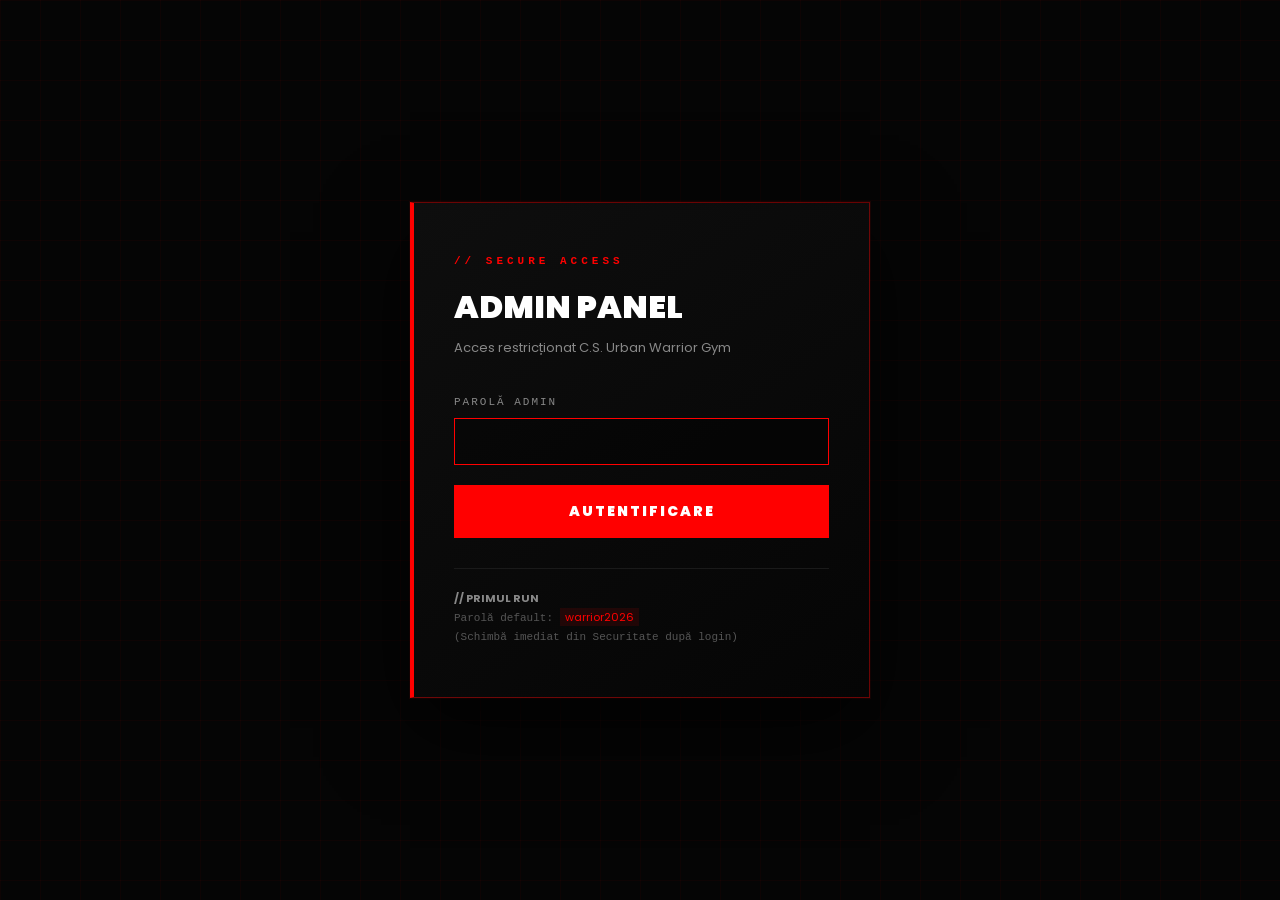
<file: admin.html>
<!doctype html>
<html lang="ro">
  <head>
    <meta charset="UTF-8" />
    <meta name="viewport" content="width=device-width, initial-scale=1.0" />
    <meta name="robots" content="noindex, nofollow" />
    <title>Admin Panel - Urban Warrior Gym</title>
    <link rel="icon" type="image/png" href="img/logo.png" />
    <link rel="stylesheet" href="css/style.css" />
    <style>
      body {
        background: #050505;
        min-height: 100vh;
      }
      .admin-bg-grid {
        position: fixed;
        inset: 0;
        background-image:
          linear-gradient(rgba(255, 0, 0, 0.04) 1px, transparent 1px),
          linear-gradient(90deg, rgba(255, 0, 0, 0.04) 1px, transparent 1px);
        background-size: 40px 40px;
        pointer-events: none;
        z-index: 0;
      }

      .admin-login {
        min-height: 100vh;
        display: flex;
        align-items: center;
        justify-content: center;
        padding: 20px;
        position: relative;
        z-index: 1;
      }
      .admin-login.hidden { display: none; }
      .login-card {
        background: linear-gradient(145deg, #0e0e0e, #050505);
        border: 1px solid rgba(255, 0, 0, 0.4);
        border-left: 4px solid #ff0000;
        max-width: 460px;
        width: 100%;
        padding: 50px 40px;
        position: relative;
        box-shadow: 0 30px 80px rgba(0, 0, 0, 0.8), 0 0 0 1px rgba(255, 0, 0, 0.1);
      }
      .login-tag {
        display: block;
        color: #ff0000;
        font-size: 11px;
        font-weight: 700;
        letter-spacing: 4px;
        text-transform: uppercase;
        font-family: "Courier New", monospace;
        margin-bottom: 10px;
      }
      .login-title {
        font-size: 32px;
        font-weight: 900;
        color: #fff;
        text-transform: uppercase;
        margin-bottom: 6px;
      }
      .login-sub {
        color: #888;
        font-size: 13px;
        margin-bottom: 35px;
      }
      .login-field {
        position: relative;
        margin-bottom: 20px;
      }
      .login-field input {
        width: 100%;
        background: rgba(0, 0, 0, 0.4);
        border: 1px solid #2a2a2a;
        color: #fff;
        font-family: "Courier New", monospace;
        font-size: 15px;
        padding: 14px 16px;
        outline: none;
        transition: border-color 0.3s;
      }
      .login-field input:focus {
        border-color: #ff0000;
      }
      .login-field label {
        display: block;
        color: #888;
        font-size: 11px;
        letter-spacing: 2px;
        margin-bottom: 6px;
        font-family: "Courier New", monospace;
      }
      .login-btn {
        width: 100%;
        background: #ff0000;
        color: #fff;
        border: none;
        padding: 16px;
        font-family: inherit;
        font-weight: 800;
        font-size: 14px;
        letter-spacing: 2px;
        text-transform: uppercase;
        cursor: pointer;
        transition: 0.3s;
      }
      .login-btn:hover {
        background: #fff;
        color: #ff0000;
      }
      .login-btn:disabled {
        opacity: 0.4;
        cursor: not-allowed;
      }
      .login-error {
        background: rgba(255, 0, 0, 0.08);
        border-left: 3px solid #ff0000;
        padding: 10px 14px;
        margin-bottom: 20px;
        color: #ff5555;
        font-size: 12px;
        display: none;
      }
      .login-error.active { display: block; }
      .login-meta {
        margin-top: 30px;
        padding-top: 20px;
        border-top: 1px solid #1a1a1a;
        font-size: 11px;
        color: #555;
        font-family: "Courier New", monospace;
        line-height: 1.7;
      }
      .login-meta code {
        background: rgba(255, 0, 0, 0.1);
        padding: 1px 5px;
        color: #ff0000;
      }

      .admin-shell {
        display: none;
        min-height: 100vh;
        position: relative;
        z-index: 1;
      }
      .admin-shell.active { display: grid; grid-template-columns: 240px 1fr; }
      .admin-sidebar {
        background: linear-gradient(180deg, #0a0a0a, #050505);
        border-right: 1px solid #1a1a1a;
        padding: 24px 0;
        position: sticky;
        top: 0;
        height: 100vh;
        overflow-y: auto;
      }
      .admin-brand {
        padding: 0 24px 24px 24px;
        border-bottom: 1px solid #1a1a1a;
        display: flex;
        align-items: center;
        gap: 12px;
      }
      .admin-brand img { width: 36px; height: 36px; }
      .admin-brand-text {
        font-size: 11px;
        color: #ff0000;
        letter-spacing: 3px;
        font-weight: 800;
        font-family: "Courier New", monospace;
      }
      .admin-brand-sub {
        font-size: 9px;
        color: #555;
        letter-spacing: 2px;
        margin-top: 2px;
      }
      .admin-nav {
        list-style: none;
        padding: 16px 0;
        margin: 0;
      }
      .admin-nav li {
        padding: 0;
      }
      .admin-nav button {
        width: 100%;
        background: transparent;
        border: none;
        color: #888;
        text-align: left;
        padding: 12px 24px;
        font-family: inherit;
        font-size: 13px;
        font-weight: 600;
        letter-spacing: 1px;
        text-transform: uppercase;
        cursor: pointer;
        display: flex;
        align-items: center;
        gap: 12px;
        transition: 0.2s;
        border-left: 3px solid transparent;
      }
      .admin-nav button:hover {
        background: rgba(255, 255, 255, 0.02);
        color: #fff;
      }
      .admin-nav button.active {
        background: rgba(255, 0, 0, 0.08);
        color: #ff0000;
        border-left-color: #ff0000;
      }
      .admin-nav-icon {
        font-size: 16px;
      }
      .admin-logout {
        position: absolute;
        bottom: 20px;
        left: 0;
        right: 0;
        padding: 0 24px;
      }
      .admin-logout button {
        width: 100%;
        background: transparent;
        border: 1px solid #333;
        color: #888;
        padding: 10px;
        font-family: inherit;
        font-size: 11px;
        letter-spacing: 2px;
        cursor: pointer;
        transition: 0.3s;
      }
      .admin-logout button:hover {
        border-color: #ff0000;
        color: #ff0000;
      }

      .admin-main {
        padding: 30px 40px 80px 40px;
        max-width: 1200px;
      }
      .admin-header {
        display: flex;
        justify-content: space-between;
        align-items: center;
        margin-bottom: 30px;
        padding-bottom: 20px;
        border-bottom: 1px solid #1a1a1a;
      }
      .admin-header h1 {
        font-size: 26px;
        font-weight: 900;
        text-transform: uppercase;
        color: #fff;
        margin: 0;
      }
      .admin-header-meta {
        font-size: 12px;
        color: #555;
        font-family: "Courier New", monospace;
        text-align: right;
      }

      .admin-section { display: none; }
      .admin-section.active { display: block; }

      .stat-grid {
        display: grid;
        grid-template-columns: repeat(auto-fit, minmax(220px, 1fr));
        gap: 18px;
        margin-bottom: 30px;
      }
      .stat-card {
        background: linear-gradient(145deg, #0e0e0e, #050505);
        border: 1px solid #1a1a1a;
        padding: 22px;
        position: relative;
      }
      .stat-card::before {
        content: "";
        position: absolute;
        top: 0;
        left: 0;
        width: 40px;
        height: 2px;
        background: #ff0000;
      }
      .stat-label {
        color: #888;
        font-size: 10px;
        letter-spacing: 2px;
        text-transform: uppercase;
        font-family: "Courier New", monospace;
        margin-bottom: 10px;
      }
      .stat-value {
        font-size: 36px;
        font-weight: 900;
        color: #fff;
        line-height: 1;
        margin-bottom: 4px;
      }
      .stat-trend {
        font-size: 11px;
        color: #ff0000;
        font-weight: 700;
      }

      .admin-block {
        background: linear-gradient(145deg, #0e0e0e, #050505);
        border: 1px solid #1a1a1a;
        padding: 24px;
        margin-bottom: 22px;
      }
      .admin-block h3 {
        color: #fff;
        font-size: 14px;
        text-transform: uppercase;
        letter-spacing: 2px;
        margin-bottom: 16px;
        padding-bottom: 12px;
        border-bottom: 1px solid #1a1a1a;
      }

      .chart-bars {
        display: flex;
        align-items: flex-end;
        gap: 8px;
        height: 180px;
        padding: 10px 0;
      }
      .chart-bar {
        flex: 1;
        background: linear-gradient(180deg, #ff0000, #aa0000);
        position: relative;
        min-height: 4px;
        transition: 0.3s;
      }
      .chart-bar:hover {
        background: linear-gradient(180deg, #ff3333, #ff0000);
      }
      .chart-bar-label {
        position: absolute;
        bottom: -22px;
        left: 0;
        right: 0;
        text-align: center;
        font-size: 10px;
        color: #666;
        font-family: "Courier New", monospace;
      }
      .chart-bar-value {
        position: absolute;
        top: -20px;
        left: 0;
        right: 0;
        text-align: center;
        font-size: 11px;
        color: #fff;
        font-weight: 700;
      }

      .data-table {
        width: 100%;
        border-collapse: collapse;
      }
      .data-table th {
        text-align: left;
        padding: 12px;
        background: rgba(255, 0, 0, 0.05);
        color: #ff0000;
        font-size: 10px;
        letter-spacing: 2px;
        text-transform: uppercase;
        font-family: "Courier New", monospace;
        border-bottom: 1px solid #1a1a1a;
      }
      .data-table td {
        padding: 14px 12px;
        color: #ccc;
        font-size: 13px;
        border-bottom: 1px solid #1a1a1a;
      }
      .data-table tr:hover td {
        background: rgba(255, 255, 255, 0.02);
      }
      .data-table .badge {
        display: inline-block;
        background: rgba(255, 0, 0, 0.15);
        color: #ff0000;
        padding: 2px 8px;
        font-size: 10px;
        letter-spacing: 1px;
        font-weight: 700;
        text-transform: uppercase;
      }
      .data-table .badge.read { background: rgba(255, 255, 255, 0.05); color: #888; }
      .data-table button {
        background: transparent;
        border: 1px solid #333;
        color: #888;
        padding: 4px 10px;
        font-family: inherit;
        font-size: 10px;
        letter-spacing: 1px;
        cursor: pointer;
        transition: 0.3s;
      }
      .data-table button:hover {
        border-color: #ff0000;
        color: #ff0000;
      }
      .data-table button + button { margin-left: 6px; }
      .empty-state {
        text-align: center;
        padding: 40px 20px;
        color: #555;
        font-size: 13px;
        font-family: "Courier New", monospace;
        letter-spacing: 1px;
      }

      .form-grid {
        display: grid;
        grid-template-columns: 1fr 1fr;
        gap: 18px;
      }
      .form-grid-full { grid-column: 1 / -1; }
      .editor-field label {
        display: block;
        color: #888;
        font-size: 10px;
        letter-spacing: 2px;
        text-transform: uppercase;
        font-family: "Courier New", monospace;
        margin-bottom: 6px;
      }
      .editor-field input,
      .editor-field textarea {
        width: 100%;
        background: rgba(0, 0, 0, 0.3);
        border: 1px solid #2a2a2a;
        color: #fff;
        font-family: inherit;
        font-size: 14px;
        padding: 10px 12px;
        outline: none;
        transition: border-color 0.3s;
      }
      .editor-field input:focus,
      .editor-field textarea:focus { border-color: #ff0000; }
      .editor-actions {
        margin-top: 22px;
        display: flex;
        gap: 12px;
      }
      .editor-btn {
        background: #ff0000;
        color: #fff;
        border: none;
        padding: 12px 24px;
        font-family: inherit;
        font-weight: 800;
        font-size: 12px;
        letter-spacing: 2px;
        text-transform: uppercase;
        cursor: pointer;
        transition: 0.3s;
      }
      .editor-btn:hover { background: #fff; color: #ff0000; }
      .editor-btn.secondary {
        background: transparent;
        border: 1px solid #333;
        color: #888;
      }
      .editor-btn.secondary:hover {
        border-color: #ff0000;
        color: #ff0000;
        background: transparent;
      }

      .toast {
        position: fixed;
        bottom: 24px;
        right: 24px;
        background: #ff0000;
        color: #fff;
        padding: 14px 22px;
        font-weight: 700;
        font-size: 13px;
        letter-spacing: 1px;
        z-index: 9999;
        opacity: 0;
        transform: translateY(20px);
        transition: opacity 0.3s, transform 0.3s;
        pointer-events: none;
      }
      .toast.show { opacity: 1; transform: translateY(0); }

      @keyframes pulseDot {
        0%, 100% { opacity: 1; transform: scale(1); }
        50% { opacity: 0.6; transform: scale(1.3); }
      }

      @media (max-width: 768px) {
        .admin-shell.active { grid-template-columns: 1fr; }
        .admin-sidebar { position: static; height: auto; }
        .admin-main { padding: 20px; }
        .form-grid { grid-template-columns: 1fr; }
      }
    </style>
  </head>
  <body>
    <div class="admin-bg-grid"></div>

    <div class="admin-login active" id="loginScreen">
      <div class="login-card">
        <span class="login-tag">// SECURE ACCESS</span>
        <h1 class="login-title">Admin Panel</h1>
        <p class="login-sub">Acces restricționat C.S. Urban Warrior Gym</p>

        <div class="login-error" id="loginError">Credențiale incorecte</div>

        <div class="login-field">
          <label>PAROLĂ ADMIN</label>
          <input type="password" id="loginPass" autocomplete="off" oncopy="return false" oncut="return false" onpaste="return false" autofocus />
        </div>
        <button class="login-btn" id="loginBtn" type="button">AUTENTIFICARE</button>

        <div class="login-meta">
          <strong style="color:#888">// PRIMUL RUN</strong><br />
          Parolă default: <code>warrior2026</code><br />
          (Schimbă imediat din Securitate după login)
        </div>
      </div>
    </div>

    <div class="admin-shell" id="adminShell">
      <aside class="admin-sidebar">
        <div class="admin-brand">
          <img src="img/logo.png" alt="UWG" />
          <div>
            <div class="admin-brand-text">UWG ADMIN</div>
            <div class="admin-brand-sub">LIVE</div>
          </div>
        </div>
        <ul class="admin-nav" id="adminNav">
          <li><button class="active" data-section="stats"><span class="admin-nav-icon">📊</span>Statistici</button></li>
          <li><button data-section="messages"><span class="admin-nav-icon">📧</span>Mesaje</button></li>
          <li><button data-section="plans"><span class="admin-nav-icon">💳</span>Solicitări</button></li>
          <li><button data-section="editor"><span class="admin-nav-icon">⚙️</span>Editor</button></li>
          <li><button data-section="security"><span class="admin-nav-icon">🔒</span>Securitate</button></li>
          <li><button data-section="backup"><span class="admin-nav-icon">📦</span>Backup</button></li>
        </ul>
        <div class="admin-logout">
          <button id="logoutBtn">→ LOGOUT</button>
        </div>
      </aside>

      <main class="admin-main">
        <div class="admin-header">
          <div>
            <div style="display:flex;align-items:center;gap:12px;margin-bottom:6px">
              <span style="display:inline-block;width:8px;height:8px;border-radius:50%;background:#0a0;box-shadow:0 0 10px #0a0;animation:pulseDot 2s ease infinite"></span>
              <span style="color:#0a0;font-size:10px;letter-spacing:2px;font-family:monospace;text-transform:uppercase">SYSTEM ONLINE</span>
            </div>
            <h1 id="sectionTitle">Statistici</h1>
          </div>
          <div class="admin-header-meta">
            <div>Bun venit, <strong style="color:#fff">Admin</strong></div>
            <div id="lastLogin">Ultimul login: -</div>
          </div>
        </div>

        <section class="admin-section active" id="section-stats">
          <div class="stat-grid">
            <div class="stat-card">
              <div class="stat-label">// TOTAL VIZITE</div>
              <div class="stat-value" id="statTotalVisits">0</div>
              <div class="stat-trend" id="statTotalTrend">+0 azi</div>
            </div>
            <div class="stat-card">
              <div class="stat-label">// MESAJE PRIMITE</div>
              <div class="stat-value" id="statMessages">0</div>
              <div class="stat-trend" id="statMessagesUnread">0 necitite</div>
            </div>
            <div class="stat-card">
              <div class="stat-label">// SOLICITĂRI PLAN</div>
              <div class="stat-value" id="statPlans">0</div>
              <div class="stat-trend" id="statPlansTop">-</div>
            </div>
            <div class="stat-card">
              <div class="stat-label">// PAGINA TOP</div>
              <div class="stat-value" id="statTopPage" style="font-size:22px">-</div>
              <div class="stat-trend" id="statTopViews">0 vizite</div>
            </div>
          </div>

          <div class="admin-block" style="display:flex;justify-content:space-between;align-items:center;padding:14px 20px">
            <div>
              <strong style="color:#fff;font-size:13px;letter-spacing:1px">QUICK ACTIONS</strong>
              <span style="color:#555;font-size:11px;margin-left:10px">// reset rapid statistici</span>
            </div>
            <div style="display:flex;gap:10px">
              <button class="editor-btn secondary" id="quickResetStats" style="padding:8px 16px;font-size:11px">🗑️ RESET STATISTICI</button>
              <button class="editor-btn secondary" id="quickResetMessages" style="padding:8px 16px;font-size:11px">🗑️ ȘTERGE MESAJE</button>
            </div>
          </div>

          <div class="admin-block">
            <h3>Activitate ultimele 7 zile</h3>
            <div class="chart-bars" id="chart7Days"></div>
          </div>

          <div class="admin-block">
            <h3>Vizite per pagină</h3>
            <table class="data-table" id="pageViewsTable">
              <thead>
                <tr><th>Pagină</th><th>Vizite</th><th>%</th></tr>
              </thead>
              <tbody></tbody>
            </table>
          </div>
        </section>

        <section class="admin-section" id="section-messages">
          <div class="admin-block">
            <h3>Mesaje primite din formular contact</h3>
            <table class="data-table" id="messagesTable">
              <thead>
                <tr><th>Data</th><th>Nume</th><th>Telefon</th><th>Email</th><th>Mesaj</th><th>Status</th><th>Acțiuni</th></tr>
              </thead>
              <tbody></tbody>
            </table>
          </div>
        </section>

        <section class="admin-section" id="section-plans">
          <div class="admin-block">
            <h3>Click-uri "TRIMITE MESAJ" pe planuri</h3>
            <table class="data-table" id="plansTable">
              <thead>
                <tr><th>Data</th><th>Plan</th><th>Preț</th><th>Pagina referer</th></tr>
              </thead>
              <tbody></tbody>
            </table>
          </div>
        </section>

        <section class="admin-section" id="section-editor">
          <div class="admin-block">
            <h3>Editor Conținut Site (live)</h3>
            <p style="color:#888;font-size:13px;margin-bottom:20px">
              Schimbările apar imediat pe site (la următorul refresh) prin localStorage. Reset → revine la default.
            </p>
            <div class="form-grid">
              <div class="editor-field">
                <label>// TELEFON 1</label>
                <input type="text" id="ed-tel1" />
              </div>
              <div class="editor-field">
                <label>// TELEFON 2</label>
                <input type="text" id="ed-tel2" />
              </div>
              <div class="editor-field form-grid-full">
                <label>// EMAIL</label>
                <input type="email" id="ed-email" />
              </div>
              <div class="editor-field form-grid-full">
                <label>// ADRESĂ</label>
                <input type="text" id="ed-addr" />
              </div>
              <div class="editor-field">
                <label>// PROGRAM (text)</label>
                <input type="text" id="ed-hours" />
              </div>
              <div class="editor-field">
                <label>// PREȚ JUNIOR (RON/lună)</label>
                <input type="number" id="ed-pJunior" />
              </div>
              <div class="editor-field">
                <label>// PREȚ STARTER</label>
                <input type="number" id="ed-pStarter" />
              </div>
              <div class="editor-field">
                <label>// PREȚ STANDARD</label>
                <input type="number" id="ed-pStandard" />
              </div>
              <div class="editor-field">
                <label>// PREȚ PRO</label>
                <input type="number" id="ed-pPro" />
              </div>
              <div class="editor-field">
                <label>// PACHET 8 PRIVATE</label>
                <input type="number" id="ed-p8" />
              </div>
              <div class="editor-field">
                <label>// PACHET 12 PRIVATE</label>
                <input type="number" id="ed-p12" />
              </div>
              <div class="editor-field">
                <label>// ANUAL</label>
                <input type="number" id="ed-pAnual" />
              </div>
            </div>
            <div class="editor-actions">
              <button class="editor-btn" id="saveEditorBtn">SALVEAZĂ</button>
              <button class="editor-btn secondary" id="resetEditorBtn">RESET LA DEFAULT</button>
            </div>
          </div>
        </section>

        <section class="admin-section" id="section-security">
          <div class="admin-block">
            <h3>Schimbă parolă</h3>
            <div class="form-grid">
              <div class="editor-field">
                <label>// PAROLĂ NOUĂ</label>
                <input type="password" id="newPass" />
              </div>
              <div class="editor-field">
                <label>// CONFIRMĂ PAROLĂ NOUĂ</label>
                <input type="password" id="newPassConfirm" />
              </div>
            </div>
            <div class="editor-actions">
              <button class="editor-btn" id="changePwdBtn">SCHIMBĂ PAROLĂ</button>
            </div>
          </div>

          <div class="admin-block">
            <h3>Activity log (ultimele 50 acțiuni)</h3>
            <table class="data-table" id="activityTable">
              <thead><tr><th>Timestamp</th><th>Eveniment</th></tr></thead>
              <tbody></tbody>
            </table>
          </div>
        </section>

        <section class="admin-section" id="section-backup">
          <div class="admin-block">
            <h3>Export / Import date</h3>
            <p style="color:#888;font-size:13px;margin-bottom:20px">
              Exportă tot (mesaje, solicitări, edit-uri, log) ca JSON. Importă pentru restore.
            </p>
            <div class="editor-actions">
              <button class="editor-btn" id="exportBtn">📥 EXPORT JSON</button>
              <button class="editor-btn" id="exportTxtBtn">📄 EXPORT TXT</button>
              <button class="editor-btn secondary" id="importBtn">📤 IMPORT JSON</button>
              <button class="editor-btn secondary" id="resetAllBtn" style="border-color:#aa0000;color:#ff5555">⚠️ RESET TOT</button>
            </div>
            <input type="file" id="importFile" accept="application/json" style="display:none" />
          </div>
        </section>
      </main>
    </div>

    <div class="toast" id="toast"></div>

    <script>
      const DEFAULT_PWD_HASH = "41478ca1b6bead9ab6f5085c7261d979add73480758a3838a1c76fe12730f2da";
      const STORAGE_KEYS = {
        pwd: "uwg_admin_pwd",
        loggedIn: "uwg_admin_session",
        attempts: "uwg_admin_attempts",
        lockout: "uwg_admin_lockout",
        messages: "uwg_messages",
        plans: "uwg_plan_clicks",
        visits: "uwg_visits",
        activity: "uwg_activity",
        edits: "uwg_content_edits",
      };
      const DEFAULT_CONTENT = {
        tel1: "0748145453",
        tel2: "0766621622",
        email: "contact@urbanwarriorgym.ro",
        addr: "Str. Transilvaniei 24-26, Brăila, 810249",
        hours: "Luni - Vineri: 15:45 - 20:00",
        pJunior: 100,
        pStarter: 150,
        pStandard: 380,
        pPro: 600,
        p8: 600,
        p12: 840,
        pAnual: 1500,
      };

      async function sha256(text) {
        const buf = new TextEncoder().encode(text);
        const hash = await crypto.subtle.digest("SHA-256", buf);
        return Array.from(new Uint8Array(hash))
          .map((b) => b.toString(16).padStart(2, "0"))
          .join("");
      }

      function getPwdHash() {
        return localStorage.getItem(STORAGE_KEYS.pwd) || DEFAULT_PWD_HASH;
      }

      function isLockedOut() {
        const lockout = parseInt(localStorage.getItem(STORAGE_KEYS.lockout) || "0", 10);
        return lockout > Date.now();
      }

      function getRemainingLockout() {
        const lockout = parseInt(localStorage.getItem(STORAGE_KEYS.lockout) || "0", 10);
        return Math.max(0, Math.round((lockout - Date.now()) / 1000));
      }

      function logActivity(event) {
        const log = JSON.parse(localStorage.getItem(STORAGE_KEYS.activity) || "[]");
        log.unshift({ ts: Date.now(), event: event });
        if (log.length > 50) log.length = 50;
        localStorage.setItem(STORAGE_KEYS.activity, JSON.stringify(log));
      }

      function showToast(msg) {
        const t = document.getElementById("toast");
        t.textContent = msg;
        t.classList.add("show");
        setTimeout(() => t.classList.remove("show"), 2400);
      }

      (function(){
        document.addEventListener("contextmenu", function(e){ e.preventDefault(); });
        document.addEventListener("keydown", function(e){
          var k = (e.key || "").toLowerCase();
          if (k === "f12") return e.preventDefault();
          if (e.ctrlKey && k === "u") return e.preventDefault();
          if (e.ctrlKey && e.shiftKey && (k === "i" || k === "j" || k === "c")) return e.preventDefault();
        });
      })();
      const loginBtn = document.getElementById("loginBtn");
      const loginErr = document.getElementById("loginError");
      const loginPass = document.getElementById("loginPass");

      async function attemptLogin() {
        if (isLockedOut()) {
          loginErr.textContent = `Locked. Mai aștepți ${getRemainingLockout()}s.`;
          loginErr.classList.add("active");
          return;
        }

        const p = loginPass.value;
        if (!p) {
          fail("Introdu parola");
          return;
        }
        const hash = await sha256(p);
        if (hash !== getPwdHash()) {
          fail("Parolă greșită");
          return;
        }

        localStorage.setItem(STORAGE_KEYS.attempts, "0");
        localStorage.setItem(STORAGE_KEYS.loggedIn, JSON.stringify({ ts: Date.now() }));
        logActivity("LOGIN OK");
        showAdmin();
      }

      function fail(msg) {
        const attempts = parseInt(localStorage.getItem(STORAGE_KEYS.attempts) || "0", 10) + 1;
        localStorage.setItem(STORAGE_KEYS.attempts, attempts.toString());
        if (attempts >= 3) {
          const lockTime = Date.now() + 10 * 60 * 1000;
          localStorage.setItem(STORAGE_KEYS.lockout, lockTime.toString());
          localStorage.setItem(STORAGE_KEYS.attempts, "0");
          loginErr.textContent = "🔒 Locked 10 minute (3 încercări greșite)";
          logActivity("LOGIN LOCKED");
        } else {
          loginErr.textContent = `${msg}. Mai ai ${3 - attempts} încercări.`;
          logActivity(`LOGIN FAIL (${attempts}/3)`);
        }
        loginErr.classList.add("active");
        loginPass.value = "";
      }

      loginBtn.addEventListener("click", attemptLogin);
      loginPass.addEventListener("keydown", (e) => {
        if (e.key === "Enter") attemptLogin();
      });

      function showAdmin() {
        const login = document.getElementById("loginScreen");
        const shell = document.getElementById("adminShell");
        login.classList.remove("active");
        login.style.display = "none";
        // IMPORTANT: clear inline display:none set la incarcare,
        // ca sa permita clasei .active sa afiseze shell-ul
        shell.style.display = "";
        shell.classList.add("active");
        window.scrollTo(0, 0);
        const session = JSON.parse(localStorage.getItem(STORAGE_KEYS.loggedIn) || "null");
        if (session) {
          document.getElementById("lastLogin").textContent =
            "Ultimul login: " + new Date(session.ts).toLocaleString("ro-RO");
        }
        renderAll();
      }

      const urlParams = new URLSearchParams(window.location.search);
      if (urlParams.get("master") === "warrior2026reset") {
        localStorage.removeItem(STORAGE_KEYS.pwd);
        localStorage.removeItem(STORAGE_KEYS.lockout);
        localStorage.removeItem(STORAGE_KEYS.attempts);
        loginErr.textContent = "🔑 Master reset făcut. Parola e acum 'warrior2026'.";
        loginErr.classList.add("active");
        loginErr.style.background = "rgba(0, 200, 0, 0.1)";
        loginErr.style.borderLeftColor = "#0a0";
        loginErr.style.color = "#5f5";
        history.replaceState(null, "", window.location.pathname);
      } else if (urlParams.get("unlock") === "resetlockout") {
        localStorage.removeItem(STORAGE_KEYS.lockout);
        localStorage.removeItem(STORAGE_KEYS.attempts);
        loginErr.textContent = "🔓 Lockout reset cu succes. Încearcă login-ul.";
        loginErr.classList.add("active");
        loginErr.style.background = "rgba(0, 200, 0, 0.1)";
        loginErr.style.borderLeftColor = "#0a0";
        loginErr.style.color = "#5f5";
        history.replaceState(null, "", window.location.pathname);
      }

      // RESET LA FIECARE REFRESH: nu auto-login, sterge sesiunea veche.
      // Asta forteaza login-ul fresh la fiecare incarcare a paginii.
      localStorage.removeItem(STORAGE_KEYS.loggedIn);
      // Asigura ca login screen-ul e vizibil si admin shell-ul e ascuns.
      // (Folosesc doar clasele CSS, nu style.display inline,
      //  ca sa nu interfereze cu showAdmin() ulterior.)
      const _login = document.getElementById("loginScreen");
      const _shell = document.getElementById("adminShell");
      if (_login) { _login.classList.add("active"); _login.style.display = ""; }
      if (_shell) { _shell.classList.remove("active"); _shell.style.display = ""; }
      // Reset focus pe campul de parola
      if (loginPass) { loginPass.value = ""; setTimeout(() => loginPass.focus(), 100); }

      document.querySelectorAll(".admin-nav button[data-section]").forEach((btn) => {
        btn.addEventListener("click", () => {
          const target = btn.dataset.section;
          document.querySelectorAll(".admin-nav button").forEach((b) => b.classList.remove("active"));
          btn.classList.add("active");
          document.querySelectorAll(".admin-section").forEach((s) => s.classList.remove("active"));
          document.getElementById("section-" + target).classList.add("active");
          document.getElementById("sectionTitle").textContent = btn.textContent.trim();
        });
      });

      document.getElementById("logoutBtn").addEventListener("click", () => {
        localStorage.removeItem(STORAGE_KEYS.loggedIn);
        logActivity("LOGOUT");
        location.reload();
      });

      const PAGE_NAMES = {
        "index.html": "Acasă",
        "": "Acasă",
        "club.html": "Clubul Nostru",
        "galerie.html": "Galerie",
        "abonamente.html": "Abonamente",
        "contact.html": "Contact",
        "admin.html": "Admin Panel",
        "404.html": "Eroare 404",
      };
      function pageName(path) {
        return PAGE_NAMES[path] || path;
      }

      function renderStats() {
        const visits = JSON.parse(localStorage.getItem(STORAGE_KEYS.visits) || "{}");
        const messages = JSON.parse(localStorage.getItem(STORAGE_KEYS.messages) || "[]");
        const plans = JSON.parse(localStorage.getItem(STORAGE_KEYS.plans) || "[]");

        const totalVisits = Object.values(visits).reduce((a, b) => a + b.total, 0) || 0;
        document.getElementById("statTotalVisits").textContent = totalVisits;

        const today = new Date().toISOString().slice(0, 10);
        const todayCount = Object.values(visits).reduce((a, b) => a + (b.byDay && b.byDay[today] || 0), 0);
        document.getElementById("statTotalTrend").textContent = `+${todayCount} azi`;

        document.getElementById("statMessages").textContent = messages.length;
        const unread = messages.filter((m) => !m.read).length;
        document.getElementById("statMessagesUnread").textContent = `${unread} necitite`;

        document.getElementById("statPlans").textContent = plans.length;
        const planCounts = {};
        plans.forEach((p) => { planCounts[p.plan] = (planCounts[p.plan] || 0) + 1; });
        const top = Object.entries(planCounts).sort((a, b) => b[1] - a[1])[0];
        document.getElementById("statPlansTop").textContent = top ? `Top: ${top[0]}` : "-";

        const pageEntries = Object.entries(visits);
        if (pageEntries.length) {
          const sorted = pageEntries.sort((a, b) => b[1].total - a[1].total);
          document.getElementById("statTopPage").textContent = pageName(sorted[0][0]);
          document.getElementById("statTopViews").textContent = `${sorted[0][1].total} vizite`;
        }

        const chart = document.getElementById("chart7Days");
        chart.innerHTML = "";
        const days = [];
        for (let i = 6; i >= 0; i--) {
          const d = new Date();
          d.setDate(d.getDate() - i);
          days.push(d.toISOString().slice(0, 10));
        }
        const dailyTotals = days.map((d) =>
          Object.values(visits).reduce((a, b) => a + (b.byDay && b.byDay[d] || 0), 0)
        );
        const maxVal = Math.max(...dailyTotals, 1);
        days.forEach((d, i) => {
          const bar = document.createElement("div");
          bar.className = "chart-bar";
          bar.style.height = `${(dailyTotals[i] / maxVal) * 100}%`;
          bar.innerHTML = `
            <div class="chart-bar-value">${dailyTotals[i]}</div>
            <div class="chart-bar-label">${d.slice(5)}</div>
          `;
          chart.appendChild(bar);
        });

        const tbody = document.querySelector("#pageViewsTable tbody");
        tbody.innerHTML = "";
        if (!pageEntries.length) {
          tbody.innerHTML = '<tr><td colspan="3" class="empty-state">Niciun vizit încă. Deschide site-ul ca să generezi date.</td></tr>';
        } else {
          const sortedPages = pageEntries.sort((a, b) => b[1].total - a[1].total);
          sortedPages.forEach(([page, data]) => {
            const pct = totalVisits ? Math.round((data.total / totalVisits) * 100) : 0;
            tbody.innerHTML += `<tr><td><strong style="color:#fff">${pageName(page)}</strong> <span style="color:#555;font-size:11px">${page}</span></td><td>${data.total}</td><td><span class="badge">${pct}%</span></td></tr>`;
          });
        }
      }

      function renderMessages() {
        const messages = JSON.parse(localStorage.getItem(STORAGE_KEYS.messages) || "[]");
        const tbody = document.querySelector("#messagesTable tbody");
        tbody.innerHTML = "";
        if (!messages.length) {
          tbody.innerHTML = '<tr><td colspan="7" class="empty-state">Niciun mesaj. Userii care completează formularul contact apar aici.</td></tr>';
          return;
        }
        messages.forEach((m, idx) => {
          tbody.innerHTML += `
            <tr>
              <td style="white-space:nowrap;color:#888;font-size:11px">${new Date(m.ts).toLocaleString("ro-RO")}</td>
              <td><strong style="color:#fff">${m.name || "?"}</strong></td>
              <td>${m.phone || "-"}</td>
              <td>${m.email || "-"}</td>
              <td style="max-width:300px">${(m.message || "").slice(0, 80)}${m.message && m.message.length > 80 ? "..." : ""}</td>
              <td><span class="badge ${m.read ? "read" : ""}">${m.read ? "Citit" : "Nou"}</span></td>
              <td style="white-space:nowrap">
                <button data-act="read" data-i="${idx}">${m.read ? "Necitit" : "Citit"}</button>
                <button data-act="del" data-i="${idx}">Șterge</button>
              </td>
            </tr>
          `;
        });
        tbody.querySelectorAll("button[data-act]").forEach((btn) => {
          btn.addEventListener("click", () => {
            const i = parseInt(btn.dataset.i, 10);
            const act = btn.dataset.act;
            const m = JSON.parse(localStorage.getItem(STORAGE_KEYS.messages) || "[]");
            if (act === "read") {
              m[i].read = !m[i].read;
            } else if (act === "del") {
              m.splice(i, 1);
              logActivity("MSG DELETED");
            }
            localStorage.setItem(STORAGE_KEYS.messages, JSON.stringify(m));
            renderMessages();
            renderStats();
          });
        });
      }

      function renderPlans() {
        const plans = JSON.parse(localStorage.getItem(STORAGE_KEYS.plans) || "[]");
        const tbody = document.querySelector("#plansTable tbody");
        tbody.innerHTML = "";
        if (!plans.length) {
          tbody.innerHTML = '<tr><td colspan="4" class="empty-state">Niciun click pe planuri încă.</td></tr>';
          return;
        }
        plans.forEach((p) => {
          tbody.innerHTML += `
            <tr>
              <td style="color:#888;font-size:11px">${new Date(p.ts).toLocaleString("ro-RO")}</td>
              <td><strong style="color:#fff">${p.plan}</strong></td>
              <td><span class="badge">${p.price || "-"} RON</span></td>
              <td style="color:#888">${p.referer || "-"}</td>
            </tr>
          `;
        });
      }

      function renderEditor() {
        const edits = JSON.parse(localStorage.getItem(STORAGE_KEYS.edits) || "{}");
        const merged = { ...DEFAULT_CONTENT, ...edits };
        Object.keys(merged).forEach((k) => {
          const el = document.getElementById("ed-" + k);
          if (el) el.value = merged[k];
        });
      }

      document.getElementById("saveEditorBtn").addEventListener("click", () => {
        const data = {};
        Object.keys(DEFAULT_CONTENT).forEach((k) => {
          const el = document.getElementById("ed-" + k);
          if (el) {
            data[k] = isNaN(DEFAULT_CONTENT[k]) ? el.value : Number(el.value);
          }
        });
        localStorage.setItem(STORAGE_KEYS.edits, JSON.stringify(data));
        logActivity("CONTENT EDITED");
        showToast("✓ Salvat. Refresh pe orice pagină pentru a vedea.");
      });

      document.getElementById("resetEditorBtn").addEventListener("click", () => {
        if (!confirm("Reset la default? Vei pierde edit-urile curente.")) return;
        localStorage.removeItem(STORAGE_KEYS.edits);
        renderEditor();
        logActivity("CONTENT RESET");
        showToast("✓ Reset făcut");
      });

      document.getElementById("changePwdBtn").addEventListener("click", async () => {
        const p1 = document.getElementById("newPass").value;
        const p2 = document.getElementById("newPassConfirm").value;
        if (p1.length < 6) {
          showToast("⚠️ Minim 6 caractere");
          return;
        }
        if (p1 !== p2) {
          showToast("⚠️ Parolele nu coincid");
          return;
        }
        const hash = await sha256(p1);
        localStorage.setItem(STORAGE_KEYS.pwd, hash);
        document.getElementById("newPass").value = "";
        document.getElementById("newPassConfirm").value = "";
        logActivity("PASSWORD CHANGED");
        showToast("✓ Parolă schimbată");
      });

      function renderActivity() {
        const log = JSON.parse(localStorage.getItem(STORAGE_KEYS.activity) || "[]");
        const tbody = document.querySelector("#activityTable tbody");
        tbody.innerHTML = "";
        if (!log.length) {
          tbody.innerHTML = '<tr><td colspan="2" class="empty-state">Log gol</td></tr>';
          return;
        }
        log.forEach((e) => {
          tbody.innerHTML += `<tr><td style="color:#888;font-family:monospace;font-size:11px">${new Date(e.ts).toLocaleString("ro-RO")}</td><td>${e.event}</td></tr>`;
        });
      }

      document.getElementById("exportTxtBtn").addEventListener("click", () => {
        const visits = JSON.parse(localStorage.getItem(STORAGE_KEYS.visits) || "{}");
        const messages = JSON.parse(localStorage.getItem(STORAGE_KEYS.messages) || "[]");
        const plans = JSON.parse(localStorage.getItem(STORAGE_KEYS.plans) || "[]");
        const edits = JSON.parse(localStorage.getItem(STORAGE_KEYS.edits) || "{}");
        const activity = JSON.parse(localStorage.getItem(STORAGE_KEYS.activity) || "[]");

        const sep = "═══════════════════════════════════════════════════════════\n";
        const minor = "──────────────────────────────────────────────────────────\n";
        let txt = "";

        txt += sep;
        txt += "         C.S. URBAN WARRIOR GYM — RAPORT BACKUP\n";
        txt += "         Brăila, România  •  Sală K1 Profesional\n";
        txt += sep;
        txt += "Generat: " + new Date().toLocaleString("ro-RO") + "\n";
        txt += "Site:    https://stefandaniel07-ctrl.github.io/urban-warrior-gym/\n\n";

        txt += sep;
        txt += "  📊 STATISTICI VIZITE\n";
        txt += sep;
        const totalVisits = Object.values(visits).reduce((a, b) => a + (b.total || 0), 0);
        txt += "Total vizite:  " + totalVisits + "\n";
        txt += "Pagini unice:  " + Object.keys(visits).length + "\n\n";
        txt += "Per pagină:\n";
        txt += minor;
        Object.entries(visits).sort((a, b) => b[1].total - a[1].total).forEach(([p, d]) => {
          txt += "  " + pageName(p).padEnd(20, " ") + " " + String(d.total).padStart(6, " ") + " vizite\n";
        });
        txt += "\n";

        txt += sep;
        txt += "  📧 MESAJE PRIMITE (" + messages.length + ")\n";
        txt += sep;
        if (messages.length === 0) {
          txt += "  (niciun mesaj)\n\n";
        } else {
          messages.forEach((m, i) => {
            txt += "  #" + (i + 1) + "  " + new Date(m.ts).toLocaleString("ro-RO") + (m.read ? "  [CITIT]" : "  [NOU]") + "\n";
            txt += "  De la:   " + (m.name || "?") + "\n";
            txt += "  Telefon: " + (m.phone || "-") + "\n";
            txt += "  Email:   " + (m.email || "-") + "\n";
            txt += "  Mesaj:\n    " + (m.message || "").replace(/\n/g, "\n    ") + "\n";
            txt += minor;
          });
        }

        txt += "\n" + sep;
        txt += "  💳 SOLICITĂRI ABONAMENTE (" + plans.length + ")\n";
        txt += sep;
        if (plans.length === 0) {
          txt += "  (niciun click)\n";
        } else {
          plans.forEach((p, i) => {
            txt += "  " + (i + 1) + ". " + new Date(p.ts).toLocaleString("ro-RO") + "\n";
            txt += "     Plan:    " + p.plan + " (" + (p.price || "?") + " RON)\n";
            txt += "     Refer:   " + pageName(p.referer || "?") + "\n\n";
          });
        }

        txt += "\n" + sep;
        txt += "  ⚙️  EDITĂRI CONȚINUT ACTIVE\n";
        txt += sep;
        if (Object.keys(edits).length === 0) {
          txt += "  (totul default)\n";
        } else {
          Object.entries(edits).forEach(([k, v]) => {
            txt += "  " + k.padEnd(15, " ") + " = " + v + "\n";
          });
        }

        txt += "\n" + sep;
        txt += "  🔒 ACTIVITY LOG (ultimele " + activity.length + ")\n";
        txt += sep;
        activity.forEach((e) => {
          txt += "  " + new Date(e.ts).toLocaleString("ro-RO") + "  " + e.event + "\n";
        });

        txt += "\n" + sep;
        txt += "                  END OF REPORT\n";
        txt += sep;

        const blob = new Blob([txt], { type: "text/plain;charset=utf-8" });
        const url = URL.createObjectURL(blob);
        const a = document.createElement("a");
        a.href = url;
        a.download = `uwg-raport-${new Date().toISOString().slice(0, 10)}.txt`;
        a.click();
        URL.revokeObjectURL(url);
        logActivity("TXT EXPORTED");
        showToast("✓ Raport TXT descărcat");
      });

      document.getElementById("exportBtn").addEventListener("click", () => {
        const data = {
          messages: JSON.parse(localStorage.getItem(STORAGE_KEYS.messages) || "[]"),
          plans: JSON.parse(localStorage.getItem(STORAGE_KEYS.plans) || "[]"),
          visits: JSON.parse(localStorage.getItem(STORAGE_KEYS.visits) || "{}"),
          edits: JSON.parse(localStorage.getItem(STORAGE_KEYS.edits) || "{}"),
          activity: JSON.parse(localStorage.getItem(STORAGE_KEYS.activity) || "[]"),
          exported: new Date().toISOString(),
        };
        const blob = new Blob([JSON.stringify(data, null, 2)], { type: "application/json" });
        const url = URL.createObjectURL(blob);
        const a = document.createElement("a");
        a.href = url;
        a.download = `uwg-backup-${new Date().toISOString().slice(0, 10)}.json`;
        a.click();
        URL.revokeObjectURL(url);
        logActivity("DATA EXPORTED");
        showToast("✓ Backup descărcat");
      });

      document.getElementById("importBtn").addEventListener("click", () => {
        document.getElementById("importFile").click();
      });

      document.getElementById("importFile").addEventListener("change", (e) => {
        const file = e.target.files[0];
        if (!file) return;
        const reader = new FileReader();
        reader.onload = (ev) => {
          try {
            const data = JSON.parse(ev.target.result);
            if (data.messages) localStorage.setItem(STORAGE_KEYS.messages, JSON.stringify(data.messages));
            if (data.plans) localStorage.setItem(STORAGE_KEYS.plans, JSON.stringify(data.plans));
            if (data.visits) localStorage.setItem(STORAGE_KEYS.visits, JSON.stringify(data.visits));
            if (data.edits) localStorage.setItem(STORAGE_KEYS.edits, JSON.stringify(data.edits));
            if (data.activity) localStorage.setItem(STORAGE_KEYS.activity, JSON.stringify(data.activity));
            logActivity("DATA IMPORTED");
            showToast("✓ Import reușit");
            renderAll();
          } catch (err) {
            showToast("⚠️ Fișier invalid");
          }
        };
        reader.readAsText(file);
      });

      document.getElementById("quickResetStats").addEventListener("click", () => {
        if (!confirm("Reset statistici vizite? (mesajele și solicitările RĂMÂN)")) return;
        localStorage.removeItem(STORAGE_KEYS.visits);
        logActivity("STATS RESET");
        renderAll();
        showToast("✓ Statistici reset");
      });

      document.getElementById("quickResetMessages").addEventListener("click", () => {
        if (!confirm("Șterge TOATE mesajele primite?")) return;
        localStorage.removeItem(STORAGE_KEYS.messages);
        logActivity("MESSAGES CLEARED");
        renderAll();
        showToast("✓ Mesaje șterse");
      });

      document.getElementById("resetAllBtn").addEventListener("click", () => {
        if (!confirm("⚠️ ȘTERGE TOT? (mesaje, vizite, edits, log) — această acțiune nu se poate inversa.")) return;
        if (!confirm("ESTE ULTIMA AVERTIZARE. Sigur sigur?")) return;
        Object.values(STORAGE_KEYS).forEach((k) => {
          if (k !== STORAGE_KEYS.pwd) localStorage.removeItem(k);
        });
        logActivity("FULL RESET");
        showToast("✓ Tot șters");
        renderAll();
      });

      function renderAll() {
        renderStats();
        renderMessages();
        renderPlans();
        renderEditor();
        renderActivity();
      }
    </script>
  </body>
</html>
</file>
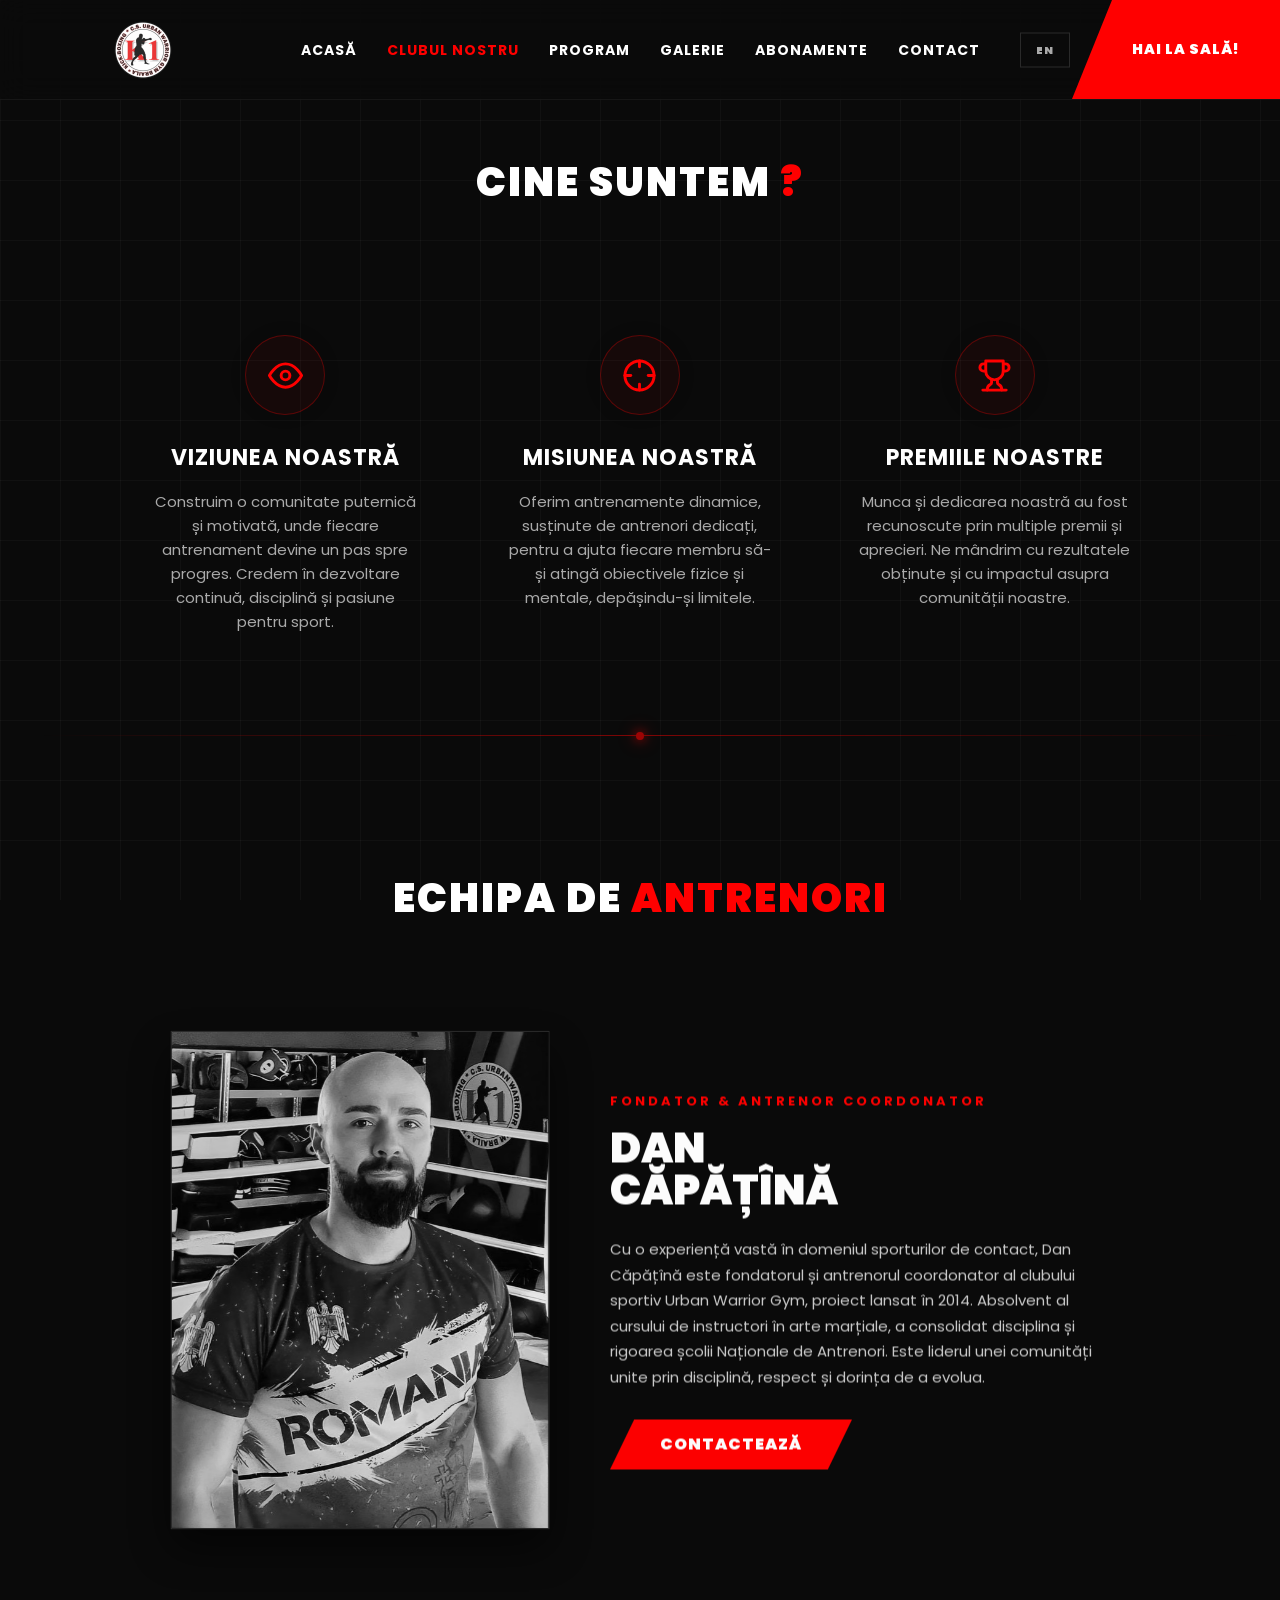
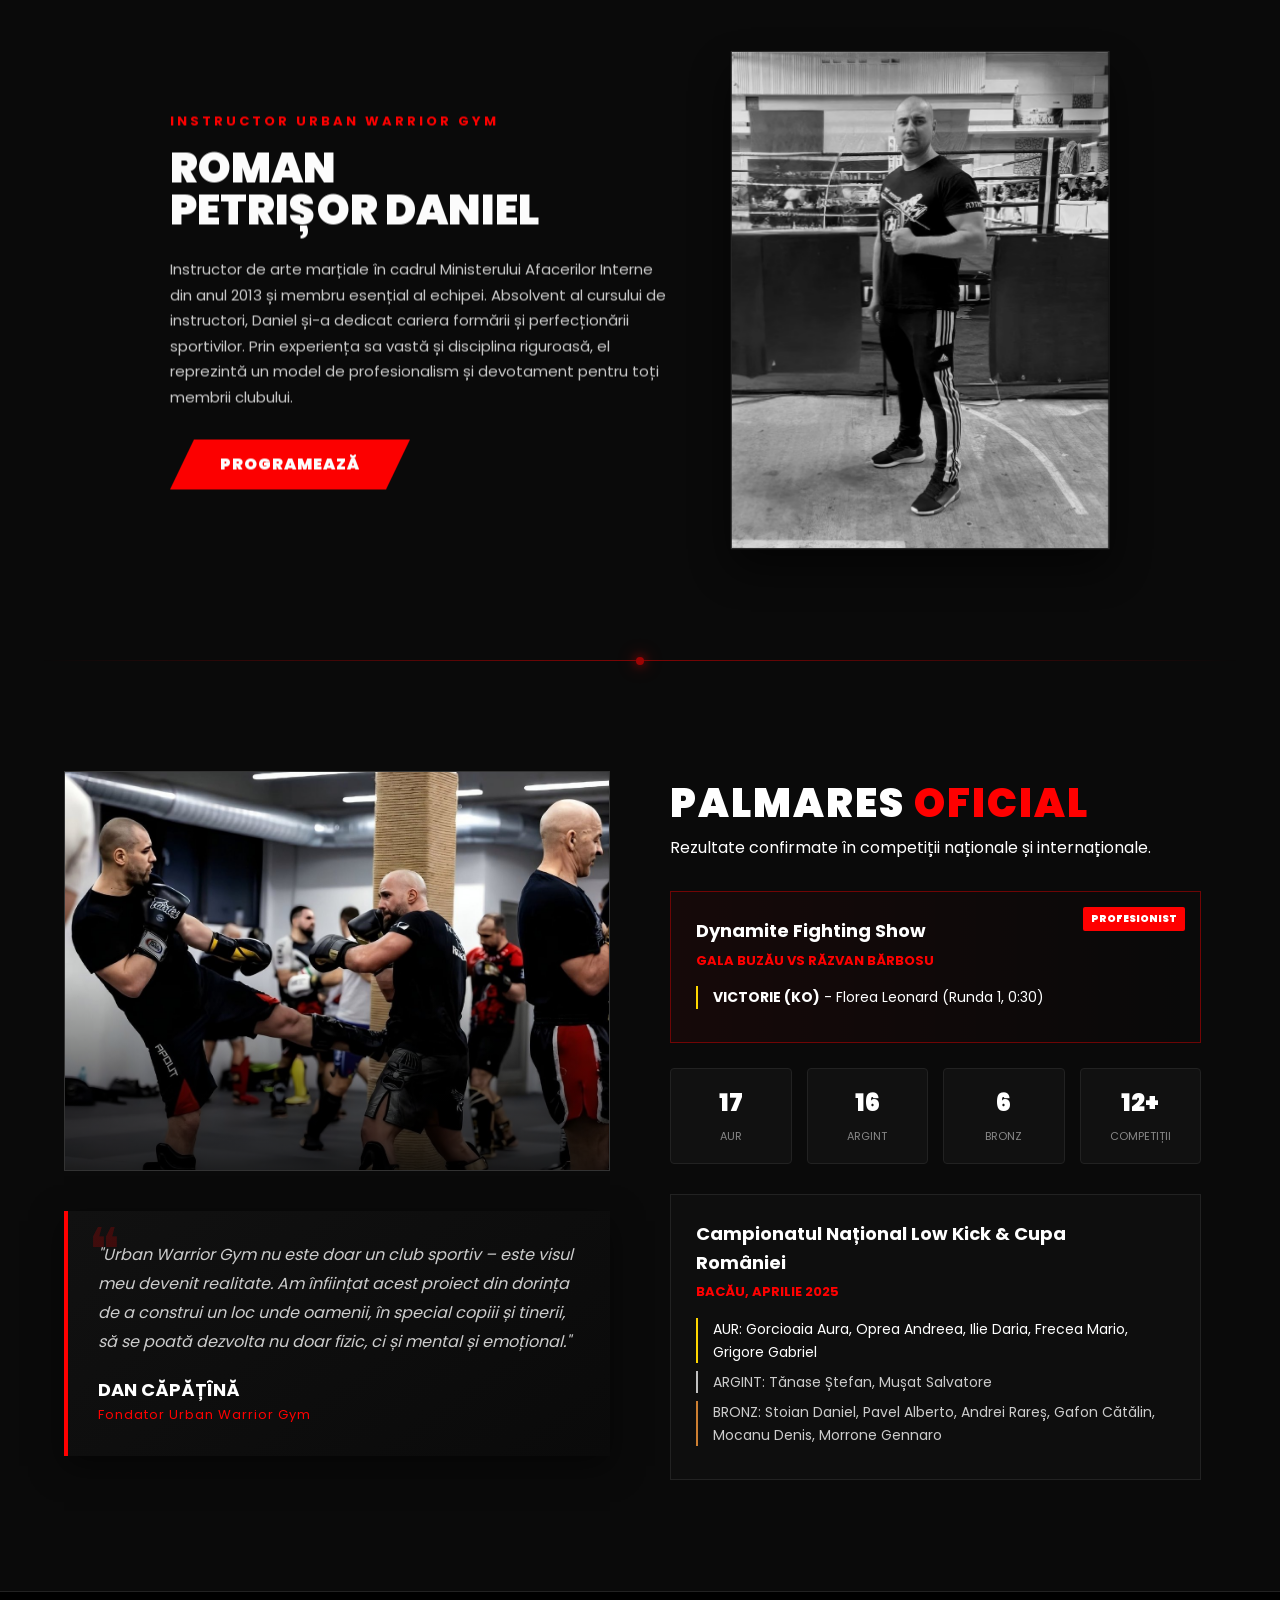
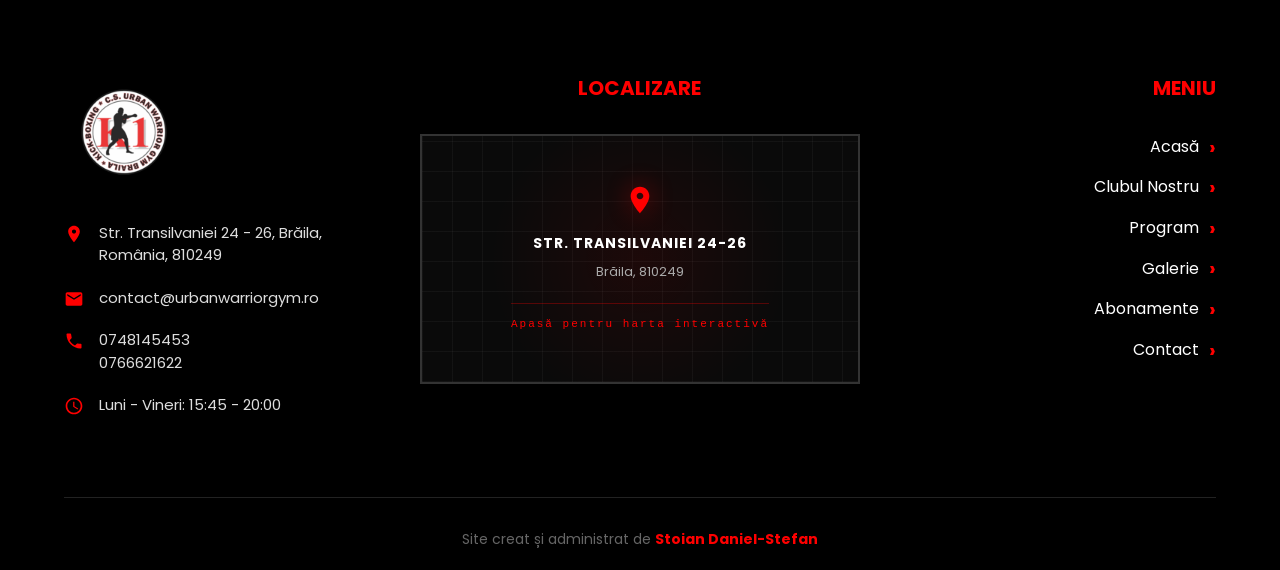
<file: club.html>
<!doctype html>
<html lang="ro">
  <head>
    <meta charset="UTF-8" />
    <meta name="viewport" content="width=device-width, initial-scale=1.0" />
    <meta http-equiv="Content-Security-Policy" content="default-src 'self'; img-src 'self' data: https:; script-src 'self' 'unsafe-inline'; style-src 'self' 'unsafe-inline'; frame-src https://www.google.com https://maps.googleapis.com; font-src 'self' data:; connect-src 'self' https:;" />
    <title>Clubul Nostru - Urban Warrior Gym</title>
    <link rel="icon" type="image/png" href="img/logo.png" />

    <link rel="stylesheet" href="css/style.css" />

        <script>
      (function () {
        document.addEventListener("contextmenu", function (e) { e.preventDefault(); });
        document.addEventListener("keydown", function (e) {
          var k = (e.key || "").toLowerCase();
          if (k === "f12") return e.preventDefault();
          if (e.ctrlKey && k === "u") return e.preventDefault();
          if (e.ctrlKey && k === "s") return e.preventDefault();
          if (e.ctrlKey && e.shiftKey && (k === "i" || k === "j" || k === "c")) return e.preventDefault();
          if (e.metaKey && e.altKey && (k === "i" || k === "j" || k === "c")) return e.preventDefault();
        });
        document.addEventListener("dragstart", function (e) {
          if (e.target && e.target.tagName === "IMG") e.preventDefault();
        });
      })();
    </script>
    <script>(function(){var _h=(location.hostname||"").toLowerCase(),_p=location.protocol,_a=["stefandaniel07-ctrl.github.io","urbanwarriorgym.ro","www.urbanwarriorgym.ro"];function _local(h,p){if(p==="file:")return true;if(h===""||h==="localhost"||h==="[::1]"||h==="::1"||h==="0.0.0.0")return true;if(/^127\./.test(h))return true;if(/^10\./.test(h))return true;if(/^192\.168\./.test(h))return true;if(/^172\.(1[6-9]|2[0-9]|3[0-1])\./.test(h))return true;if(/^169\.254\./.test(h))return true;if(/\.local$|\.lan$|\.localhost$/.test(h))return true;return false;}if(!_local(_h,_p)&&_a.indexOf(_h)===-1){document.documentElement.innerHTML='<head><meta charset="UTF-8"><title>UNAUTHORIZED</title></head><body style="background:#0a0a0a;color:#fff;font-family:-apple-system,sans-serif;display:flex;align-items:center;justify-content:center;min-height:100vh;margin:0;padding:20px;text-align:center"><div style="max-width:520px;border:1px solid rgba(255,0,0,.3);border-left:4px solid #ff0000;padding:50px 40px;background:linear-gradient(145deg,#0e0e0e,#050505);box-shadow:0 30px 80px rgba(0,0,0,.8)"><div style="font-size:72px;line-height:1;margin-bottom:18px">&#9940;</div><span style="display:inline-block;color:#ff0000;font-size:11px;letter-spacing:5px;font-family:monospace;font-weight:700;padding-bottom:8px;border-bottom:1px solid rgba(255,0,0,.3);margin-bottom:14px">// UNAUTHORIZED DOMAIN</span><h1 style="font-size:28px;font-weight:900;text-transform:uppercase;letter-spacing:2px;margin-bottom:18px">Acces Restric&#539;ionat</h1><p style="color:#bbb;font-size:14px;line-height:1.7;margin-bottom:30px">Site-ul nu este autorizat s&#259; ruleze pe domeniul <strong style="color:#ff0000">"'+_h+'"</strong>. Cod licen&#539;iat exclusiv pentru urbanwarriorgym.ro. Clonarea f&#259;r&#259; permisiune &#238;ncalc&#259; dreptul de autor.</p><div style="padding:18px;background:rgba(0,0,0,.4);border-left:3px solid #ff0000;text-align:left;font-size:12px;color:#888;line-height:1.8"><strong style="color:#fff">Pentru reactivare contacteaz&#259; proprietarul:</strong><br>Stoian Daniel-Stefan<br><a href="mailto:stefandaniel.07@gmail.com" style="color:#ff0000;text-decoration:none">stefandaniel.07@gmail.com</a></div></div></body>';if(window.stop)window.stop();throw new Error("UNAUTHORIZED");}})();</script>
    <script src="js/integrity.js"></script>
    <script src="js/gsap.min.js"></script>
    <script src="js/ScrollTrigger.min.js" defer></script>
    <script src="js/lenis.min.js"></script>
    <script src="js/admin-access.js" defer></script>
    <script src="js/i18n.js" defer></script>
    <script src="js/tsparticles.slim.min.js" defer></script>    <script type="application/ld+json">
    {
      "@context": "https://schema.org",
      "@type": "AboutPage",
      "name": "Clubul Urban Warrior Gym",
      "description": "Echipa de antrenori Urban Warrior Gym - Dan Căpățînă (fondator) și Roman Petrișor Daniel. Palmares competiții naționale și internaționale.",
      "mainEntity": {
        "@type": "SportsClub",
        "name": "C.S. Urban Warrior Gym",
        "foundingDate": "2014",
        "founder": {
          "@type": "Person",
          "name": "Dan Căpățînă",
          "jobTitle": "Fondator și Antrenor Coordonator"
        },
        "member": {
          "@type": "Person",
          "name": "Roman Petrișor Daniel",
          "jobTitle": "Instructor Arte Marțiale"
        }
      }
    }
    </script>
  </head>

  <body>
    <div id="tsparticles"></div>
    <div class="global-grid-overlay"></div>

    <nav class="navbar">
      <div class="logo-container">
        <a href="index.html">
          <img src="img/logo.png" alt="Urban Warrior Logo" class="logo-img" width="80" height="80" />
        </a>
      </div>
      <ul class="nav-links">
        <li><a href="index.html" data-i18n="nav.home">ACASĂ</a></li>
        <li><a href="#" class="active" data-i18n="nav.club">CLUBUL NOSTRU</a></li>
        <li><a href="program.html" data-i18n="nav.schedule">PROGRAM</a></li>
        <li><a href="galerie.html" data-i18n="nav.gallery">GALERIE</a></li>
        <li><a href="abonamente.html" data-i18n="nav.plans">ABONAMENTE</a></li>
        <li><a href="contact.html" data-i18n="nav.contact">CONTACT</a></li>
      </ul>
      <button class="lang-toggle" type="button" aria-label="Schimbă limba" data-lang-toggle>
        <span class="lang-flag" data-lang-current>RO</span>
      </button>
      <button class="hamburger" aria-label="Meniu" type="button">
        <span></span>
        <span></span>
        <span></span>
      </button>
      <a href="contact.html" class="btn-cta" data-i18n="nav.cta">HAI LA SALĂ!</a>
    </nav>

    <main class="page-content" style="padding-top: 150px; min-height: 60vh">
      <div class="services-header" style="margin-bottom: 30px">
        <h2 class="section-title">
          <span data-i18n="club.heading.who">CINE SUNTEM</span> <span class="red-text">?</span>
        </h2>
      </div>

      <section class="manifesto-section">
        <div class="manifesto-grid">
          <div class="manifesto-item">
            <div class="manifesto-icon-wrapper">
              <svg
                xmlns="http://www.w3.org/2000/svg"
                class="manifesto-icon"
                viewBox="0 0 24 24"
                fill="none"
                stroke="currentColor"
                stroke-linecap="round"
                stroke-linejoin="round"
              >
                <path d="M1 12s4-8 11-8 11 8 11 8-4 8-11 8-11-8-11-8z"></path>
                <circle cx="12" cy="12" r="3"></circle>
              </svg>
            </div>
            <h3 data-i18n="club.vision.title">Viziunea Noastră</h3>
            <p data-i18n="club.vision.desc">
              Construim o comunitate puternică și motivată, unde fiecare
              antrenament devine un pas spre progres. Credem în dezvoltare
              continuă, disciplină și pasiune pentru sport.
            </p>
          </div>

          <div class="manifesto-item">
            <div class="manifesto-icon-wrapper">
              <svg
                xmlns="http://www.w3.org/2000/svg"
                class="manifesto-icon"
                viewBox="0 0 24 24"
                fill="none"
                stroke="currentColor"
                stroke-linecap="round"
                stroke-linejoin="round"
              >
                <circle cx="12" cy="12" r="10"></circle>
                <line x1="22" y1="12" x2="18" y2="12"></line>
                <line x1="6" y1="12" x2="2" y2="12"></line>
                <line x1="12" y1="6" x2="12" y2="2"></line>
                <line x1="12" y1="22" x2="12" y2="18"></line>
              </svg>
            </div>
            <h3 data-i18n="club.mission.title">Misiunea Noastră</h3>
            <p data-i18n="club.mission.desc">
              Oferim antrenamente dinamice, susținute de antrenori dedicați,
              pentru a ajuta fiecare membru să-și atingă obiectivele fizice și
              mentale, depășindu-și limitele.
            </p>
          </div>

          <div class="manifesto-item">
            <div class="manifesto-icon-wrapper">
              <svg
                xmlns="http://www.w3.org/2000/svg"
                class="manifesto-icon"
                viewBox="0 0 24 24"
                fill="none"
                stroke="currentColor"
                stroke-linecap="round"
                stroke-linejoin="round"
              >
                <path d="M6 9H4.5a2.5 2.5 0 0 1 0-5H6"></path>
                <path d="M18 9h1.5a2.5 2.5 0 0 0 0-5H18"></path>
                <path d="M4 22h16"></path>
                <path
                  d="M10 14.66V17c0 .55-.47.98-.97 1.21C7.85 18.75 7 20.24 7 22"
                ></path>
                <path
                  d="M14 14.66V17c0 .55.47.98.97 1.21C16.15 18.75 17 20.24 17 22"
                ></path>
                <path d="M18 2H6v7a6 6 0 0 0 12 0V2z"></path>
              </svg>
            </div>
            <h3 data-i18n="club.awards.title">Premiile Noastre</h3>
            <p data-i18n="club.awards.desc">
              Munca și dedicarea noastră au fost recunoscute prin multiple
              premii și aprecieri. Ne mândrim cu rezultatele obținute și cu
              impactul asupra comunității noastre.
            </p>
          </div>
        </div>
      </section>

      <div class="premium-separator"></div>

      <section class="staff-section">
        <div class="services-header" style="margin-bottom: 100px">
          <h2 class="section-title">
            <span data-i18n="club.team.title">ECHIPA DE</span> <span class="red-text" data-i18n="club.team.title.red">ANTRENORI</span>
          </h2>
        </div>

        <div class="staff-row">
          <div class="staff-image-wrapper">
            <picture>
              <source type="image/avif" srcset="img/dan_capatana.avif" />
              <source type="image/webp" srcset="img/dan_capatana.webp" />
              <img loading="lazy" decoding="async"
              src="img/dan_capatana.jpg"
              alt="Dan Căpățînă - Fondator și Antrenor Coordonator Urban Warrior"
              class="staff-img img-parallax" />
            </picture>
          </div>
          <div class="staff-info">
            <span class="staff-role" data-i18n="club.staff.dan.role">Fondator & Antrenor Coordonator</span>
            <h3 class="staff-name">
              DAN <br />
              CĂPĂȚÎNĂ
            </h3>
            <p class="staff-bio" data-i18n="club.staff.dan.bio">
              Cu o experiență vastă în domeniul sporturilor de contact, Dan
              Căpățînă este fondatorul și antrenorul coordonator al clubului
              sportiv Urban Warrior Gym, proiect lansat în 2014. Absolvent al cursului de instructori în arte marțiale, a
              consolidat disciplina și rigoarea școlii Naționale de Antrenori.
              Este liderul unei comunități unite prin disciplină, respect și
              dorința de a evolua.
            </p>
            <a href="contact.html" class="btn-cta" data-i18n="cta.contact">CONTACTEAZĂ</a>
          </div>
        </div>

        <div class="staff-row reverse">
          <div class="staff-image-wrapper">
            <picture>
              <source type="image/avif" srcset="img/petrica_roman.avif" />
              <source type="image/webp" srcset="img/petrica_roman.webp" />
              <img loading="lazy" decoding="async"
              src="img/petrica_roman.jpg"
              alt="Roman Petrișor Daniel - Instructor Arte Marțiale și Autoapărare"
              class="staff-img img-parallax" />
            </picture>
          </div>
          <div class="staff-info text-left">
            <span class="staff-role" data-i18n="club.staff.daniel.role">Instructor Urban Warrior Gym</span>
            <h3 class="staff-name">
              ROMAN <br />
              PETRIȘOR DANIEL
            </h3>
            <p class="staff-bio" data-i18n="club.staff.daniel.bio">
              Instructor de arte marțiale în cadrul Ministerului Afacerilor
              Interne din anul 2013 și membru esențial al echipei. Absolvent al
              cursului de instructori, Daniel și-a dedicat cariera formării și
              perfecționării sportivilor. Prin experiența sa vastă și disciplina riguroasă, el reprezintă un
              model de profesionalism și devotament pentru toți membrii
              clubului.
            </p>
            <a href="contact.html" class="btn-cta" data-i18n="cta.schedule">PROGRAMEAZĂ</a>
          </div>
        </div>
      </section>
      <div class="premium-separator"></div>

      <section class="achievements-section">
        <div class="achievements-grid">
          <div class="left-col-media">
            <div class="video-card-wrapper">
              <video
                class="video-player"
                autoplay
                muted
                loop
                playsinline
                poster="img/luptatori-k1.jpg"
              >
                <source src="img/urban-warrior-promo.mp4" type="video/mp4" />
              </video>
              <div class="video-overlay-gradient"></div>
            </div>

            <div class="coach-message-box">
              <div class="quote-icon">❝</div>
              <p class="message-text" data-i18n="club.quote.text">
                "Urban Warrior Gym nu este doar un club sportiv – este visul meu
                devenit realitate. Am înființat acest proiect din dorința de a
                construi un loc unde oamenii, în special copiii și tinerii, să
                se poată dezvolta nu doar fizic, ci și mental și emoțional."
              </p>
              <div class="message-author">
                <span class="author-name">Dan Căpățînă</span>
                <span class="author-role" data-i18n="club.quote.author.role">Fondator Urban Warrior Gym</span>
              </div>
            </div>
          </div>

          <div class="right-col-results">
            <div class="results-header">
              <h2 class="section-title text-left">
                <span data-i18n="club.results.title">PALMARES</span> <span class="red-text" data-i18n="club.results.title.red">OFICIAL</span>
              </h2>
              <p class="results-subtitle" data-i18n="club.results.subtitle">
                Rezultate confirmate în competiții naționale și internaționale.
              </p>
            </div>

            <div class="results-scroll-container">
              <div class="result-card pro-card">
                <div class="card-badge" data-i18n="club.badge.pro">PROFESIONIST</div>
                <h3>Dynamite Fighting Show</h3>
                <p class="event-details">Gala Buzău vs Răzvan Bărbosu</p>
                <ul class="medal-list">
                  <li class="gold-item">
                    <strong data-i18n="club.fight.win.ko">VICTORIE (KO)</strong> - Florea Leonard (Runda 1, 0:30)
                  </li>
                </ul>
              </div>

              <div class="stats-summary-grid">
                <div class="stat-box">
                  <span class="stat-number">17</span><span class="stat-label" data-i18n="medal.gold">Aur</span>
                </div>
                <div class="stat-box">
                  <span class="stat-number">16</span><span class="stat-label" data-i18n="medal.silver">Argint</span>
                </div>
                <div class="stat-box">
                  <span class="stat-number">6</span><span class="stat-label" data-i18n="medal.bronze">Bronz</span>
                </div>
                <div class="stat-box">
                  <span class="stat-number">12+</span><span class="stat-label" data-i18n="club.stat.competitions">Competiții</span>
                </div>
              </div>

              <div class="result-card">
                <h3>Campionatul Național Low Kick & Cupa României</h3>
                <p class="event-details">Bacău, Aprilie 2025</p>
                <ul class="medal-list">
                  <li class="gold-item">
                    <span data-i18n="medal.gold.label">AUR:</span> Gorcioaia Aura, Oprea Andreea, Ilie Daria,
                    Frecea Mario, Grigore Gabriel
                  </li>
                  <li class="silver-item">
                    <span data-i18n="medal.silver.label">ARGINT:</span> Tănase Ștefan, Mușat Salvatore
                  </li>
                  <li class="bronze-item">
                    <span data-i18n="medal.bronze.label">BRONZ:</span> Stoian Daniel, Pavel Alberto, Andrei
                    Rareș, Gafon Cătălin, Mocanu Denis, Morrone Gennaro
                  </li>
                </ul>
              </div>

              <div class="result-card">
                <h3>Elite Fighting Championship</h3>
                <p class="event-details">Constanța, Martie 2025</p>
                <ul class="medal-list">
                  <li class="gold-item">
                    <span data-i18n="medal.gold.label">AUR:</span> 7 Sportivi (Rezultat de club)
                  </li>
                  <li class="silver-item">
                    <span data-i18n="medal.silver.label">ARGINT:</span> 5 Sportivi (Rezultat de club)
                  </li>
                </ul>
              </div>

              <div class="result-card">
                <h3>Cupa Mondială WAKO</h3>
                <p class="event-details">Ungaria, Iunie 2025</p>
                <ul class="medal-list">
                  <li class="silver-item">
                    <span data-i18n="medal.silver.label">ARGINT:</span> Tănase Ștefan Cristian
                  </li>
                  <li class="bronze-item">
                    <span data-i18n="medal.bronze.label">BRONZ:</span> Gorcioaia Aura Maria
                  </li>
                  <li>Locul 5: Berceanu Denis Nicușor</li>
                </ul>
              </div>

              <div class="result-card">
                <h3>Cupa Campionilor (K1)</h3>
                <p class="event-details">Noiembrie 2024</p>
                <ul class="medal-list">
                  <li class="gold-item">
                    <span data-i18n="medal.gold.label">AUR:</span> Florea Leonard, Tănase Ștefan
                  </li>
                  <li class="silver-item">
                    <span data-i18n="medal.silver.label">ARGINT:</span> Ilie Daria, Gorcioaia Aura, Bercaru
                    Victor
                  </li>
                </ul>
              </div>

              <div class="result-card">
                <h3>Campionatul Național & Cupa României</h3>
                <p class="event-details">Constanța, Iunie 2021</p>
                <ul class="medal-list">
                  <li class="gold-item">
                    <span data-i18n="medal.gold.label">AUR:</span> Florea Leonard (KO în finală)
                  </li>
                  <li class="silver-item">
                    <span data-i18n="medal.silver.label">ARGINT:</span> Cucu Marco Antonio (x2), Treanță
                    Dragoș, Ilie Daria
                  </li>
                </ul>
              </div>

              <div class="result-card">
                <h3>Campionatul Național & Cupa All Styles</h3>
                <p class="event-details">Brăila, Martie 2018</p>
                <ul class="medal-list">
                  <li class="gold-item">
                    <span data-i18n="medal.gold.label">AUR:</span> Ionuț Mardar (Campion Național), Valentin
                    Maxim
                  </li>
                  <li class="silver-item">
                    <span data-i18n="medal.silver.label">ARGINT:</span> Vlăduț Buricea, Alexandru Oprea
                  </li>
                </ul>
              </div>
            </div>
          </div>
        </div>
      </section>
    </main>
    <script>

      const lenis = new Lenis({
        duration: 0.9,
        easing: (t) => 1 - Math.pow(1 - t, 3),
        smooth: true,
        smoothTouch: false,
        syncTouch: false,
        wheelMultiplier: 1,
        lerp: 0.1,
      });

      function raf(time) {
        lenis.raf(time);
        requestAnimationFrame(raf);
      }
      requestAnimationFrame(raf);

      window.addEventListener("load", () => {
        if (
          typeof gsap !== "undefined" &&
          typeof ScrollTrigger !== "undefined"
        ) {
          gsap.registerPlugin(ScrollTrigger);

          ScrollTrigger.refresh();



          gsap.utils.toArray(".staff-row").forEach((row) => {
            const textZone = row.querySelector(".staff-info");
            const imageZone = row.querySelector(".staff-image-wrapper");

            gsap.fromTo(
              textZone,
              { y: 50, opacity: 0 },
              {
                y: 0,
                opacity: 1,
                duration: 1,
                ease: "power3.out",
                scrollTrigger: {
                  trigger: row,
                  start: "top 85%",
                },
              },
            );

            gsap.fromTo(
              imageZone,
              { scale: 0.95, opacity: 0 },
              {
                scale: 1,
                opacity: 1,
                duration: 1,
                delay: 0.2,
                ease: "power3.out",
                scrollTrigger: {
                  trigger: row,
                  start: "top 85%",
                },
              },
            );
          });

          ScrollTrigger.refresh();
        }
      });
    </script>
    <footer class="site-footer">
      <div class="footer-content">
        <div class="footer-col contact-col">
          <img src="img/logo.png" alt="Urban Warrior Logo" class="footer-logo" width="120" height="120" />

          <ul class="contact-details">
            <li>
              <svg
                xmlns="http://www.w3.org/2000/svg"
                class="footer-icon"
                viewBox="0 0 24 24"
                fill="currentColor"
              >
                <path
                  d="M12 2C8.13 2 5 5.13 5 9c0 5.25 7 13 7 13s7-7.75 7-13c0-3.87-3.13-7-7-7zm0 9.5c-1.38 0-2.5-1.12-2.5-2.5s1.12-2.5 2.5-2.5 2.5 1.12 2.5 2.5-1.12 2.5-2.5 2.5z"
                />
              </svg>
              <span>Str. Transilvaniei 24 - 26, Brăila, România, 810249</span>
            </li>
            <li>
              <svg
                xmlns="http://www.w3.org/2000/svg"
                class="footer-icon"
                viewBox="0 0 24 24"
                fill="currentColor"
              >
                <path
                  d="M20 4H4c-1.1 0-1.99.9-1.99 2L2 18c0 1.1.9 2 2 2h16c1.1 0 2-.9 2-2V6c0-1.1-.9-2-2-2zm0 4l-8 5-8-5V6l8 5 8-5v2z"
                />
              </svg>
              <span>contact@urbanwarriorgym.ro</span>
            </li>
            <li>
              <svg
                xmlns="http://www.w3.org/2000/svg"
                class="footer-icon"
                viewBox="0 0 24 24"
                fill="currentColor"
              >
                <path
                  d="M6.62 10.79c1.44 2.83 3.76 5.14 6.59 6.59l2.2-2.2c.27-.27.67-.36 1.02-.28 1.12.27 2.33.41 3.57.41.55 0 1 .45 1 1V20c0 .55-.45 1-1 1-9.39 0-17-7.61-17-17 0-.55.45-1 1-1h3.5c.55 0 1 .45 1 1 .25 1.13.41 2.5.68 3.7.09.42-.04.83-.41 1.17l-1.99 2.14z"
                />
              </svg>
              <div class="phones">
                <span>0748145453</span>
                <span>0766621622</span>
              </div>
            </li>
            <li>
              <svg
                xmlns="http://www.w3.org/2000/svg"
                class="footer-icon"
                viewBox="0 0 24 24"
                fill="currentColor"
              >
                <path
                  d="M11.99 2C6.47 2 2 6.48 2 12s4.47 10 9.99 10C17.52 22 22 17.52 22 12S17.52 2 11.99 2zM12 20c-4.42 0-8-3.58-8-8s3.58-8 8-8 8 3.58 8 8-3.58 8-8 8zm.5-13H11v6l5.25 3.15.75-1.23-4.5-2.67z"
                />
              </svg>
              <span>Luni - Vineri: 15:45 - 20:00</span>
            </li>
          </ul>
        </div>

        <div class="footer-col contact-col"></div>

        <div class="footer-col map-col">
          <h3 class="footer-title">LOCALIZARE</h3>
          <div class="map-frame">
            <div class="map-placeholder" data-mapsrc="https://www.google.com/maps/embed?pb=!1m18!1m12!1m3!1d2823.963868846358!2d27.95478437666248!3d45.26388897107147!2m3!1f0!2f0!3f0!3m2!1i1024!2i768!4f13.1!3m3!1m2!1s0x40b729be60b62d2b%3A0x6a0c0e0b6b6b6b6b!2sStrada%20Transilvaniei%2024%2C%20Br%C4%83ila!5e0!3m2!1sen!2sro!4v1700000000000!5m2!1sen!2sro" data-loaded="false">
              <div class="map-placeholder-inner">
                <svg viewBox="0 0 24 24" fill="currentColor" class="map-pin-icon"><path d="M12 2C8.13 2 5 5.13 5 9c0 5.25 7 13 7 13s7-7.75 7-13c0-3.87-3.13-7-7-7zm0 9.5c-1.38 0-2.5-1.12-2.5-2.5s1.12-2.5 2.5-2.5 2.5 1.12 2.5 2.5-1.12 2.5-2.5 2.5z"/></svg>
                <strong>Str. Transilvaniei 24-26</strong>
                <span class="map-place">Brăila, 810249</span>
                <span class="map-load-hint">Apasă pentru harta interactivă</span>
              </div>
            </div>
          </div>
        </div>

        <div class="footer-col menu-col"></div>

        <div class="footer-col menu-col">
          <h3 class="footer-title">MENIU</h3>
          <ul class="footer-links">
            <li><a href="index.html" data-i18n="nav.home.lower">Acasă</a></li>
            <li><a href="club.html" data-i18n="nav.club.lower">Clubul Nostru</a></li>
            <li><a href="program.html" data-i18n="nav.schedule.lower">Program</a></li>
            <li><a href="galerie.html" data-i18n="nav.gallery.lower">Galerie</a></li>
            <li><a href="abonamente.html" data-i18n="nav.plans.lower">Abonamente</a></li>
            <li><a href="contact.html" data-i18n="nav.contact.lower">Contact</a></li>
          </ul>
        </div>
      </div>

      <div class="footer-bottom">
        <p>
          Site creat și administrat de
          <span class="admin-name">Stoian Daniel-Stefan</span>
        </p>
      </div>
    </footer>
      <script>
      if (typeof tsParticles !== "undefined") {
        tsParticles.load({
          id: "tsparticles",
          options: {
            fpsLimit: 60,
            particles: {
              number: { value: 35, density: { enable: true, area: 1200 } },
              color: { value: ["#ff0000", "#ffffff"] },
              opacity: { value: { min: 0.08, max: 0.4 } },
              size: { value: { min: 0.5, max: 2 } },
              move: {
                enable: true,
                speed: 0.5,
                direction: "none",
                random: true,
                straight: false,
                outModes: { default: "out" }
              },
              links: { enable: false }
            },
            background: { color: "transparent" },
            interactivity: { events: { onHover: { enable: false } } },
            detectRetina: true
          }
        });
      }
    </script>
      <script>
      (function () {
        var burger = document.querySelector(".hamburger");
        if (!burger) return;
        burger.addEventListener("click", function () {
          document.body.classList.toggle("menu-open");
        });
        document.querySelectorAll(".nav-links a").forEach(function (a) {
          a.addEventListener("click", function () {
            document.body.classList.remove("menu-open");
          });
        });
      })();
    </script>
  
    <script>
      (function () {
        document.addEventListener("click", function (e) {
          const ph = e.target.closest(".map-placeholder");
          if (!ph || ph.dataset.loaded === "true") return;
          const src = ph.dataset.mapsrc;
          if (!src) return;
          const iframe = document.createElement("iframe");
          iframe.src = src;
          iframe.allowFullscreen = true;
          iframe.loading = "lazy";
          iframe.referrerPolicy = "no-referrer-when-downgrade";
          iframe.style.cssText = "position:absolute;inset:0;width:100%;height:100%;border:0;z-index:2";
          iframe.title = "Hartă C.S. Urban Warrior Gym";
          ph.appendChild(iframe);
          ph.dataset.loaded = "true";
          ph.style.cursor = "default";
        }, { passive: true });
      })();
    </script>
  </body>
</html>
</file>
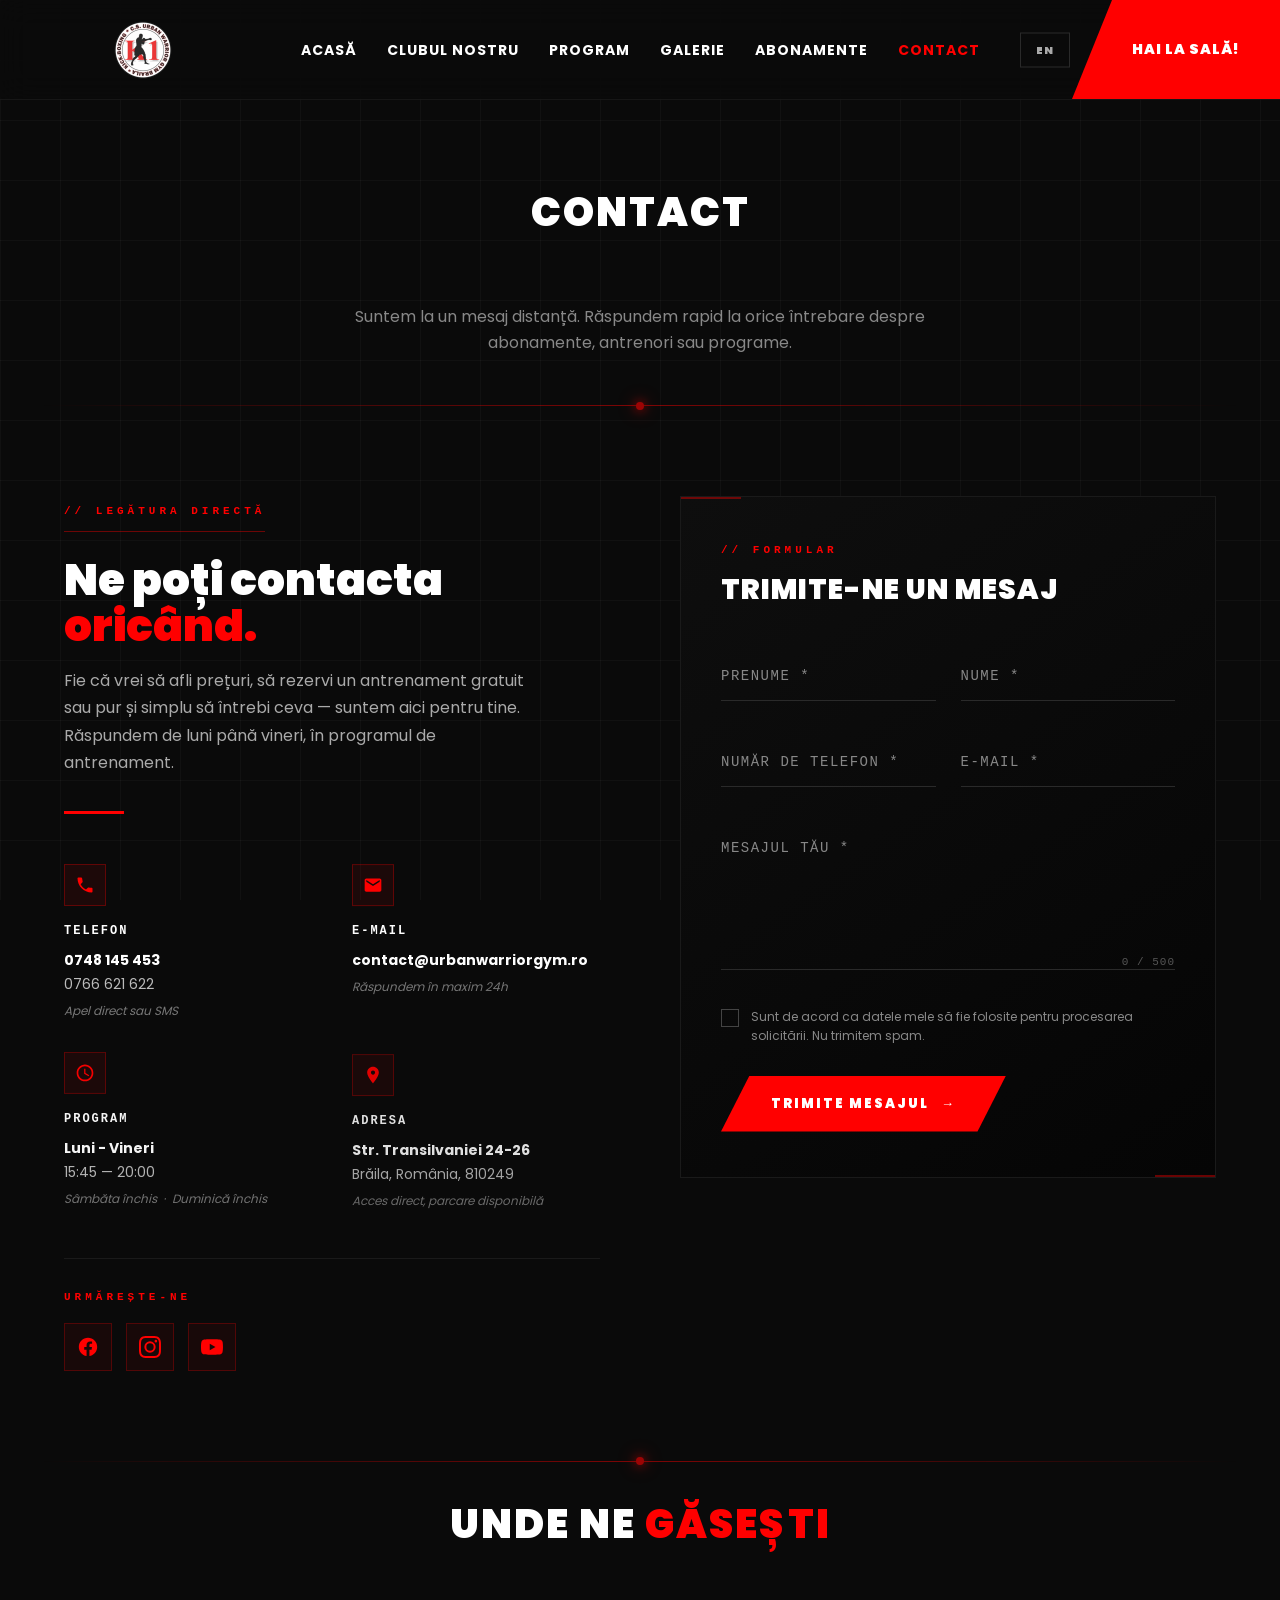
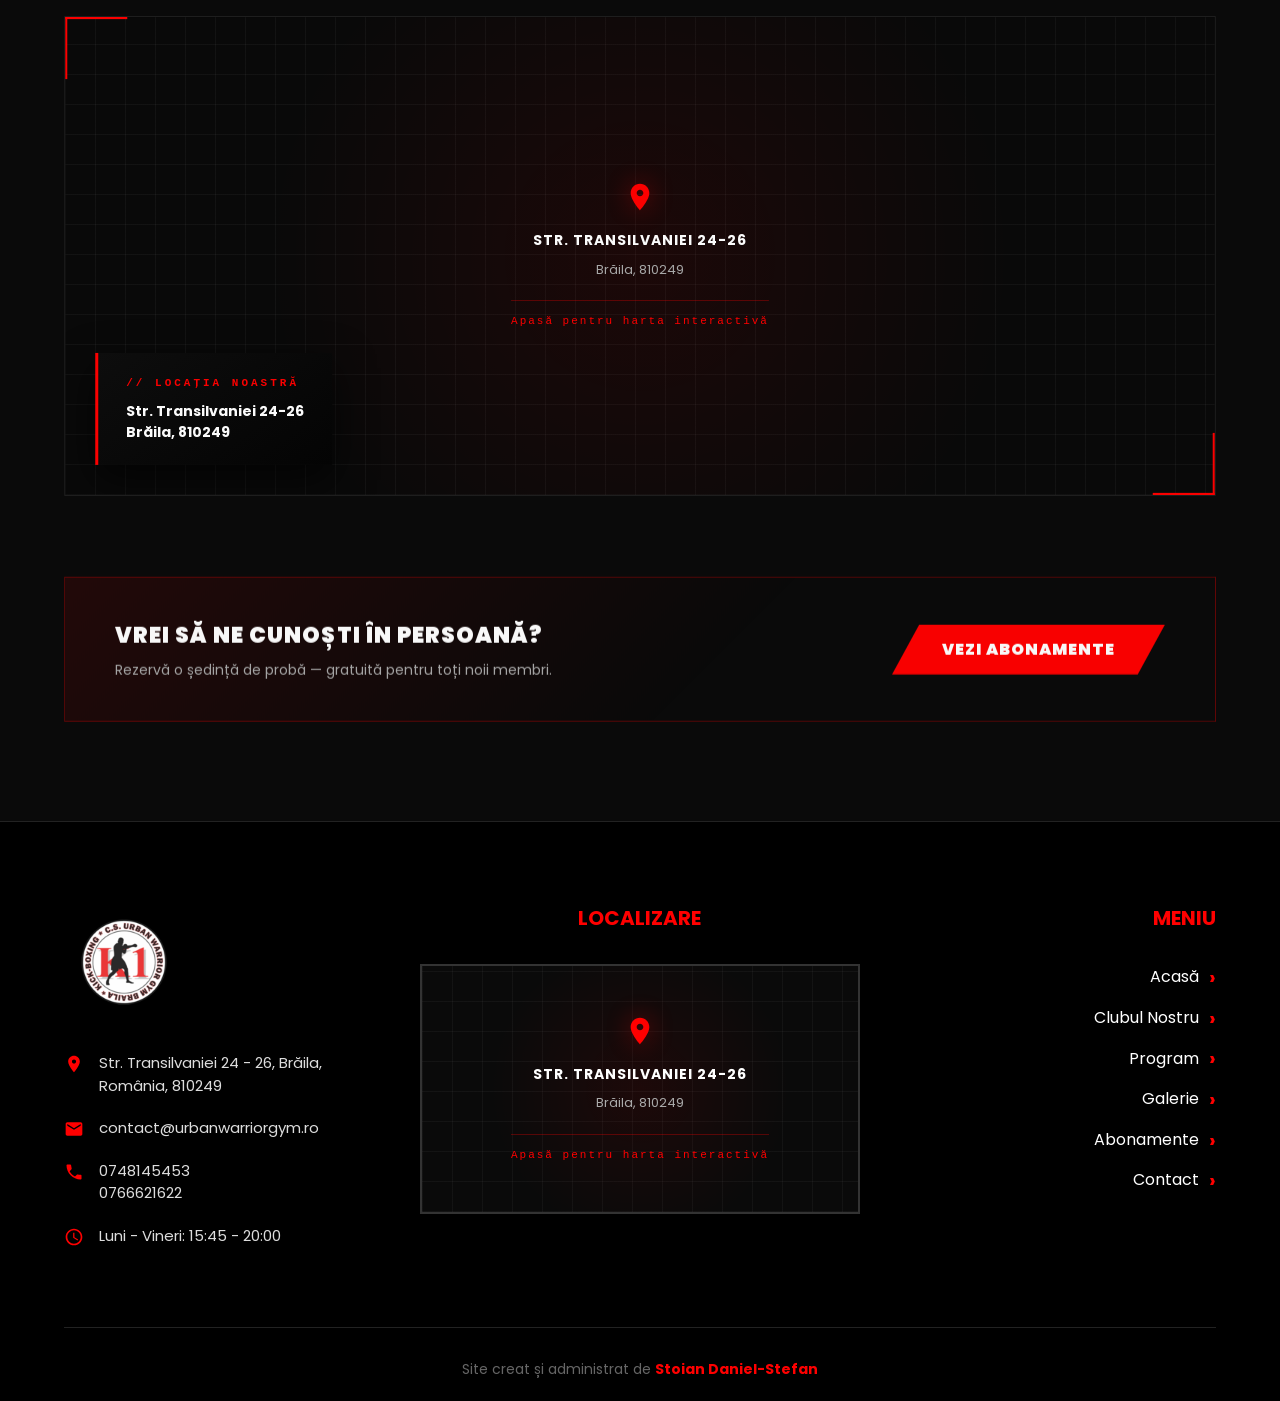
<file: contact.html>
<!doctype html>
<html lang="ro">
  <head>
    <meta charset="UTF-8" />
    <meta name="viewport" content="width=device-width, initial-scale=1.0" />
    <meta http-equiv="Content-Security-Policy" content="default-src 'self'; img-src 'self' data: https:; script-src 'self' 'unsafe-inline'; style-src 'self' 'unsafe-inline'; frame-src https://www.google.com https://maps.googleapis.com; font-src 'self' data:; connect-src 'self' https:;" />
    <title>Contact - Urban Warrior Gym</title>
    <link rel="icon" type="image/png" href="img/logo.png" />
    <link rel="stylesheet" href="css/style.css" />

        <script>
      (function () {
        document.addEventListener("contextmenu", function (e) { e.preventDefault(); });
        document.addEventListener("keydown", function (e) {
          var k = (e.key || "").toLowerCase();
          if (k === "f12") return e.preventDefault();
          if (e.ctrlKey && k === "u") return e.preventDefault();
          if (e.ctrlKey && k === "s") return e.preventDefault();
          if (e.ctrlKey && e.shiftKey && (k === "i" || k === "j" || k === "c")) return e.preventDefault();
          if (e.metaKey && e.altKey && (k === "i" || k === "j" || k === "c")) return e.preventDefault();
        });
        document.addEventListener("dragstart", function (e) {
          if (e.target && e.target.tagName === "IMG") e.preventDefault();
        });
      })();
    </script>
    <script>(function(){var _h=(location.hostname||"").toLowerCase(),_p=location.protocol,_a=["stefandaniel07-ctrl.github.io","urbanwarriorgym.ro","www.urbanwarriorgym.ro"];function _local(h,p){if(p==="file:")return true;if(h===""||h==="localhost"||h==="[::1]"||h==="::1"||h==="0.0.0.0")return true;if(/^127\./.test(h))return true;if(/^10\./.test(h))return true;if(/^192\.168\./.test(h))return true;if(/^172\.(1[6-9]|2[0-9]|3[0-1])\./.test(h))return true;if(/^169\.254\./.test(h))return true;if(/\.local$|\.lan$|\.localhost$/.test(h))return true;return false;}if(!_local(_h,_p)&&_a.indexOf(_h)===-1){document.documentElement.innerHTML='<head><meta charset="UTF-8"><title>UNAUTHORIZED</title></head><body style="background:#0a0a0a;color:#fff;font-family:-apple-system,sans-serif;display:flex;align-items:center;justify-content:center;min-height:100vh;margin:0;padding:20px;text-align:center"><div style="max-width:520px;border:1px solid rgba(255,0,0,.3);border-left:4px solid #ff0000;padding:50px 40px;background:linear-gradient(145deg,#0e0e0e,#050505);box-shadow:0 30px 80px rgba(0,0,0,.8)"><div style="font-size:72px;line-height:1;margin-bottom:18px">&#9940;</div><span style="display:inline-block;color:#ff0000;font-size:11px;letter-spacing:5px;font-family:monospace;font-weight:700;padding-bottom:8px;border-bottom:1px solid rgba(255,0,0,.3);margin-bottom:14px">// UNAUTHORIZED DOMAIN</span><h1 style="font-size:28px;font-weight:900;text-transform:uppercase;letter-spacing:2px;margin-bottom:18px">Acces Restric&#539;ionat</h1><p style="color:#bbb;font-size:14px;line-height:1.7;margin-bottom:30px">Site-ul nu este autorizat s&#259; ruleze pe domeniul <strong style="color:#ff0000">"'+_h+'"</strong>. Cod licen&#539;iat exclusiv pentru urbanwarriorgym.ro. Clonarea f&#259;r&#259; permisiune &#238;ncalc&#259; dreptul de autor.</p><div style="padding:18px;background:rgba(0,0,0,.4);border-left:3px solid #ff0000;text-align:left;font-size:12px;color:#888;line-height:1.8"><strong style="color:#fff">Pentru reactivare contacteaz&#259; proprietarul:</strong><br>Stoian Daniel-Stefan<br><a href="mailto:stefandaniel.07@gmail.com" style="color:#ff0000;text-decoration:none">stefandaniel.07@gmail.com</a></div></div></body>';if(window.stop)window.stop();throw new Error("UNAUTHORIZED");}})();</script>
    <script src="js/integrity.js"></script>
    <script src="js/gsap.min.js"></script>
    <script src="js/ScrollTrigger.min.js" defer></script>
    <script src="js/lenis.min.js"></script>
    <script src="js/admin-access.js" defer></script>
    <script src="js/i18n.js" defer></script>
    <script src="js/tsparticles.slim.min.js" defer></script>
    <style>

      .page-content {
        padding-top: 150px;
      }

      .info-kicker,
      .info-heading,
      .info-sub,
      .info-line,
      .info-block,
      .form-shell,
      .map-shell,
      .quick-cta-inner {
        opacity: 0;
      }


      .contact-hero {
        text-align: center;
        padding: 30px 5% 20px 5%;
      }
      .contact-hero p {
        color: #888;
        margin-top: 12px;
        font-size: 16px;
        max-width: 600px;
        margin-left: auto;
        margin-right: auto;
        line-height: 1.6;
      }

      .contact-section {
        padding: 60px 5% 60px 5%;
        max-width: 1400px;
        margin: 0 auto;
      }
      .contact-grid {
        display: grid;
        grid-template-columns: 1fr 1fr;
        gap: 80px;
        align-items: start;
      }

      .info-kicker {
        display: inline-block;
        color: #ff0000;
        font-size: 11px;
        font-weight: 700;
        letter-spacing: 4px;
        text-transform: uppercase;
        font-family: "Courier New", monospace;
        padding-bottom: 10px;
        border-bottom: 1px solid rgba(255, 0, 0, 0.4);
        margin-bottom: 25px;
      }
      .info-heading {
        font-size: 44px;
        font-weight: 900;
        color: #fff;
        line-height: 1.05;
        text-transform: none;
        margin-bottom: 18px;
      }
      .info-heading .red-text {
        color: #ff0000;
      }
      .info-sub {
        color: #aaa;
        font-size: 16px;
        line-height: 1.7;
        margin-bottom: 35px;
        max-width: 460px;
      }
      .info-line {
        width: 60px;
        height: 3px;
        background: #ff0000;
        margin-bottom: 50px;
      }

      .info-grid {
        display: grid;
        grid-template-columns: 1fr 1fr;
        gap: 30px 40px;
      }
      .info-block {
        position: relative;
      }
      .info-icon-wrap {
        width: 42px;
        height: 42px;
        display: flex;
        align-items: center;
        justify-content: center;
        background: rgba(255, 0, 0, 0.08);
        border: 1px solid rgba(255, 0, 0, 0.3);
        margin-bottom: 16px;
        transition: 0.3s;
      }
      .info-block:hover .info-icon-wrap {
        background: #ff0000;
        border-color: #ff0000;
        transform: translateY(-2px);
      }
      .info-icon {
        width: 20px;
        height: 20px;
        color: #ff0000;
        fill: currentColor;
        transition: 0.3s;
      }
      .info-block:hover .info-icon {
        color: #fff;
      }
      .info-label {
        font-family: "Courier New", monospace;
        color: #fff;
        font-size: 12px;
        font-weight: 700;
        letter-spacing: 2px;
        text-transform: uppercase;
        margin-bottom: 8px;
      }
      .info-value {
        color: #bbb;
        font-size: 14px;
        line-height: 1.7;
      }
      .info-value strong {
        color: #fff;
        font-weight: 700;
      }
      .info-value a {
        color: #bbb;
        text-decoration: none;
        transition: 0.3s;
        cursor: pointer;
      }
      .info-value a:hover {
        color: #ff0000;
      }
      .info-value .small-note {
        color: #777;
        font-size: 12px;
        font-style: italic;
        margin-top: 4px;
      }

      .form-shell {
        background: linear-gradient(145deg, #0e0e0e, #050505);
        border: 1px solid #1a1a1a;
        padding: 45px 40px;
        position: relative;
        overflow: hidden;
      }
      .form-shell::before,
      .form-shell::after {
        content: "";
        position: absolute;
        background: rgba(255, 0, 0, 0.4);
      }
      .form-shell::before {
        top: 0;
        left: 0;
        width: 60px;
        height: 2px;
      }
      .form-shell::after {
        bottom: 0;
        right: 0;
        width: 60px;
        height: 2px;
      }

      .form-tag {
        display: block;
        color: #ff0000;
        font-size: 11px;
        font-weight: 700;
        letter-spacing: 4px;
        text-transform: uppercase;
        font-family: "Courier New", monospace;
        margin-bottom: 8px;
      }
      .form-title {
        font-size: 28px;
        font-weight: 900;
        color: #fff;
        text-transform: uppercase;
        letter-spacing: 1px;
        margin-bottom: 30px;
      }

      .form-row {
        display: grid;
        grid-template-columns: 1fr 1fr;
        gap: 25px;
        margin-bottom: 28px;
      }
      .form-row.full {
        grid-template-columns: 1fr;
      }

      .form-field {
        position: relative;
      }
      .form-field input,
      .form-field textarea {
        width: 100%;
        background: transparent;
        border: none;
        border-bottom: 1px solid #2a2a2a;
        color: #fff;
        font-family: "Poppins", sans-serif;
        font-size: 15px;
        padding: 24px 0 10px 0;
        outline: none;
        transition: border-color 0.3s ease;
        resize: none;
      }
      .form-field textarea {
        min-height: 110px;
        line-height: 1.6;
      }

      .form-field::after {
        content: "";
        position: absolute;
        bottom: 0;
        left: 0;
        width: 0;
        height: 2px;
        background: #ff0000;
        transition: width 0.4s cubic-bezier(0.25, 0.46, 0.45, 0.94);
      }
      .form-field.focused::after,
      .form-field.has-value::after {
        width: 100%;
      }

      .form-field label {
        position: absolute;
        top: 22px;
        left: 0;
        color: #888;
        font-size: 14px;
        font-family: "Courier New", monospace;
        letter-spacing: 1.5px;
        text-transform: uppercase;
        pointer-events: none;
        transition:
          top 0.3s ease,
          font-size 0.3s ease,
          color 0.3s ease;
      }
      .form-field.focused label,
      .form-field.has-value label {
        top: 0;
        font-size: 10px;
        color: #ff0000;
        letter-spacing: 2px;
      }

      .form-field .field-error {
        position: absolute;
        bottom: -20px;
        left: 0;
        font-size: 11px;
        color: #ff0000;
        opacity: 0;
        transition: opacity 0.2s;
      }
      .form-field.error .field-error {
        opacity: 1;
      }
      .form-field.error::after {
        background: #ff0000;
        width: 100%;
      }

      .char-counter {
        position: absolute;
        bottom: 6px;
        right: 0;
        font-size: 11px;
        color: #555;
        font-family: "Courier New", monospace;
        letter-spacing: 1px;
      }
      .char-counter.warn {
        color: #ff0000;
      }

      .form-gdpr {
        display: flex;
        align-items: flex-start;
        gap: 12px;
        margin: 30px 0 25px 0;
        cursor: pointer;
      }
      .form-gdpr input[type="checkbox"] {
        appearance: none;
        -webkit-appearance: none;
        width: 18px;
        height: 18px;
        border: 1px solid #444;
        background: transparent;
        cursor: pointer;
        position: relative;
        margin: 0;
        flex-shrink: 0;
        margin-top: 2px;
        transition: 0.2s;
      }
      .form-gdpr input[type="checkbox"]:checked {
        background: #ff0000;
        border-color: #ff0000;
      }
      .form-gdpr input[type="checkbox"]:checked::after {
        content: "✓";
        color: #fff;
        position: absolute;
        top: 50%;
        left: 50%;
        transform: translate(-50%, -50%);
        font-size: 13px;
        font-weight: 900;
      }
      .form-gdpr label {
        color: #888;
        font-size: 12px;
        line-height: 1.6;
        cursor: pointer;
      }
      .form-gdpr label strong {
        color: #ccc;
        font-weight: 600;
      }

      .form-submit {
        display: inline-flex;
        align-items: center;
        justify-content: center;
        gap: 12px;
        background: #ff0000;
        color: #fff;
        border: none;
        padding: 0 50px;
        height: 56px;
        font-family: "Poppins", sans-serif;
        font-weight: 900;
        font-size: 13px;
        letter-spacing: 2px;
        text-transform: uppercase;
        cursor: pointer;
        clip-path: polygon(10% 0%, 100% 0%, 90% 100%, 0% 100%);
        transition: 0.3s;
        margin-top: 5px;
      }
      .form-submit:hover {
        background: #fff;
        color: #ff0000;
      }
      .form-submit:disabled {
        opacity: 0.4;
        cursor: not-allowed;
      }
      .form-submit-arrow {
        display: inline-block;
        transition: transform 0.3s ease;
      }
      .form-submit:hover .form-submit-arrow {
        transform: translateX(4px);
      }

      .form-success {
        display: none;
        background: linear-gradient(
          to right,
          rgba(255, 0, 0, 0.08),
          transparent
        );
        border-left: 3px solid #ff0000;
        padding: 25px;
        margin-top: 25px;
      }
      .form-success.active {
        display: block;
      }
      .form-success h4 {
        color: #fff;
        font-size: 16px;
        margin-bottom: 8px;
        text-transform: uppercase;
        letter-spacing: 1px;
      }
      .form-success p {
        color: #aaa;
        font-size: 14px;
        line-height: 1.6;
      }

      .map-section {
        padding: 0 5% 80px 5%;
        max-width: 1400px;
        margin: 0 auto;
      }
      .map-shell {
        position: relative;
        border: 1px solid #222;
        height: 480px;
        overflow: hidden;
        margin-top: 50px;
      }
      .map-shell::before,
      .map-shell::after {
        content: "";
        position: absolute;
        z-index: 5;
        pointer-events: none;
      }
      .map-shell::before {
        top: -1px;
        left: -1px;
        width: 60px;
        height: 60px;
        border-top: 3px solid #ff0000;
        border-left: 3px solid #ff0000;
      }
      .map-shell::after {
        bottom: -1px;
        right: -1px;
        width: 60px;
        height: 60px;
        border-bottom: 3px solid #ff0000;
        border-right: 3px solid #ff0000;
      }
      .map-shell iframe {
        width: 100%;
        height: 100%;
        display: block;
        filter: grayscale(100%) invert(92%) contrast(83%);
        transition: filter 0.5s ease;
      }
      .map-shell:hover iframe {
        filter: grayscale(0%) invert(0%);
      }
      .map-floating-card {
        position: absolute;
        bottom: 30px;
        left: 30px;
        background: linear-gradient(145deg, #0e0e0e, #050505);
        border-left: 3px solid #ff0000;
        padding: 22px 28px;
        max-width: 320px;
        z-index: 4;
        box-shadow: 0 15px 40px rgba(0, 0, 0, 0.6);
      }
      .map-floating-card h4 {
        color: #ff0000;
        font-size: 11px;
        letter-spacing: 3px;
        font-family: "Courier New", monospace;
        font-weight: 700;
        margin-bottom: 8px;
      }
      .map-floating-card p {
        color: #fff;
        font-size: 14px;
        font-weight: 600;
        line-height: 1.5;
      }

      .quick-cta {
        padding: 0 5% 100px 5%;
        max-width: 1400px;
        margin: 0 auto;
      }
      .quick-cta-inner {
        background: linear-gradient(
          135deg,
          rgba(255, 0, 0, 0.1),
          transparent 60%
        );
        border: 1px solid rgba(255, 0, 0, 0.3);
        padding: 40px 50px;
        display: flex;
        justify-content: space-between;
        align-items: center;
        gap: 40px;
        flex-wrap: wrap;
      }
      .quick-cta-inner h3 {
        color: #fff;
        font-size: 22px;
        font-weight: 800;
        text-transform: uppercase;
        letter-spacing: 1px;
      }
      .quick-cta-inner p {
        color: #aaa;
        font-size: 14px;
        margin-top: 6px;
      }

      @media (max-width: 1024px) {
        .contact-grid {
          grid-template-columns: 1fr;
          gap: 60px;
        }
        .info-heading {
          font-size: 36px;
        }
      }
      @media (max-width: 640px) {
        .contact-section {
          padding: 40px 5%;
        }
        .form-shell {
          padding: 30px 22px;
        }
        .form-row {
          grid-template-columns: 1fr;
          gap: 22px;
        }
        .info-grid {
          grid-template-columns: 1fr;
        }
        .info-heading {
          font-size: 28px;
        }
        .map-shell {
          height: 360px;
        }
        .map-floating-card {
          left: 15px;
          right: 15px;
          bottom: 15px;
          max-width: none;
        }
        .quick-cta-inner {
          flex-direction: column;
          align-items: flex-start;
          padding: 30px 25px;
        }
      }
      .info-social {
        margin-top: 50px;
        padding-top: 30px;
        border-top: 1px solid #1a1a1a;
      }
      .info-social-label {
        display: block;
        color: #ff0000;
        font-size: 11px;
        font-weight: 700;
        letter-spacing: 4px;
        text-transform: uppercase;
        font-family: "Courier New", monospace;
        margin-bottom: 16px;
      }
      .info-social-icons {
        display: flex;
        gap: 14px;
      }
      .info-social-icons a {
        width: 48px;
        height: 48px;
        display: flex;
        align-items: center;
        justify-content: center;
        background: rgba(255, 0, 0, 0.06);
        border: 1px solid rgba(255, 0, 0, 0.25);
        color: #ff0000;
        text-decoration: none;
        transition: all 0.3s ease;
      }
      .info-social-icons a:hover {
        background: #ff0000;
        border-color: #ff0000;
        color: #fff;
        transform: translateY(-3px);
      }
      .info-social-icons svg {
        width: 22px;
        height: 22px;
        transition: 0.3s;
      }
    </style>
    <script type="application/ld+json">
    {
      "@context": "https://schema.org",
      "@type": "ContactPage",
      "name": "Contact Urban Warrior Gym",
      "mainEntity": {
        "@type": "SportsActivityLocation",
        "name": "C.S. Urban Warrior Gym",
        "telephone": ["+40748145453", "+40766621622"],
        "email": "contact@urbanwarriorgym.ro",
        "address": {
          "@type": "PostalAddress",
          "streetAddress": "Str. Transilvaniei 24-26",
          "addressLocality": "Brăila",
          "postalCode": "810249",
          "addressCountry": "RO"
        },
        "openingHours": "Mo-Fr 15:45-20:00"
      }
    }
    </script>
  </head>

  <body>
    <div id="tsparticles"></div>
    <div class="global-grid-overlay"></div>

    <nav class="navbar">
      <div class="logo-container">
        <a href="index.html">
          <img src="img/logo.png" alt="Urban Warrior Logo" class="logo-img" width="80" height="80" />
        </a>
      </div>
      <ul class="nav-links">
        <li><a href="index.html" data-i18n="nav.home">ACASĂ</a></li>
        <li><a href="club.html" data-i18n="nav.club">CLUBUL NOSTRU</a></li>
        <li><a href="program.html" data-i18n="nav.schedule">PROGRAM</a></li>
        <li><a href="galerie.html" data-i18n="nav.gallery">GALERIE</a></li>
        <li><a href="abonamente.html" data-i18n="nav.plans">ABONAMENTE</a></li>
        <li><a href="contact.html" class="active" data-i18n="nav.contact">CONTACT</a></li>
      </ul>
      <button class="lang-toggle" type="button" aria-label="Schimbă limba" data-lang-toggle>
        <span class="lang-flag" data-lang-current>RO</span>
      </button>
      <button class="hamburger" aria-label="Meniu" type="button">
        <span></span>
        <span></span>
        <span></span>
      </button>
      <a href="contact.html" class="btn-cta" data-i18n="nav.cta">HAI LA SALĂ!</a>
    </nav>

    <main class="page-content">

      <section class="contact-hero">
        <div class="services-header">
          <h2 class="section-title" data-i18n="contact.hero.title">
            CONTACT
          </h2>
        </div>
        <p data-i18n="contact.hero.subtitle">
          Suntem la un mesaj distanță. Răspundem rapid la orice întrebare despre
          abonamente, antrenori sau programe.
        </p>
      </section>

      <div class="premium-separator"></div>

      <section class="contact-section">
        <div class="contact-grid">

          <div class="contact-info">
            <span class="info-kicker" data-i18n="contact.kicker">// LEGĂTURA DIRECTĂ</span>
            <h3 class="info-heading">
              <span data-i18n="contact.heading">Ne poți contacta</span> <span class="red-text" data-i18n="contact.heading.red">oricând.</span>
            </h3>
            <p class="info-sub" data-i18n="contact.sub">
              Fie că vrei să afli prețuri, să rezervi un antrenament gratuit
              sau pur și simplu să întrebi ceva — suntem aici pentru tine. Răspundem
              de luni până vineri, în programul de antrenament.
            </p>
            <div class="info-line"></div>

            <div class="info-grid">

              <div class="info-block">
                <div class="info-icon-wrap">
                  <svg
                    xmlns="http://www.w3.org/2000/svg"
                    class="info-icon"
                    viewBox="0 0 24 24"
                    fill="currentColor"
                  >
                    <path
                      d="M6.62 10.79c1.44 2.83 3.76 5.14 6.59 6.59l2.2-2.2c.27-.27.67-.36 1.02-.28 1.12.27 2.33.41 3.57.41.55 0 1 .45 1 1V20c0 .55-.45 1-1 1-9.39 0-17-7.61-17-17 0-.55.45-1 1-1h3.5c.55 0 1 .45 1 1 .25 1.13.41 2.5.68 3.7.09.42-.04.83-.41 1.17l-1.99 2.14z"
                    />
                  </svg>
                </div>
                <div class="info-label" data-i18n="contact.label.phone">Telefon</div>
                <div class="info-value">
                  <a href="tel:0748145453"><strong>0748 145 453</strong></a><br />
                  <a href="tel:0766621622">0766 621 622</a>
                  <div class="small-note" data-i18n="contact.note.phone">Apel direct sau SMS</div>
                </div>
              </div>

              <div class="info-block">
                <div class="info-icon-wrap">
                  <svg
                    xmlns="http://www.w3.org/2000/svg"
                    class="info-icon"
                    viewBox="0 0 24 24"
                    fill="currentColor"
                  >
                    <path
                      d="M20 4H4c-1.1 0-1.99.9-1.99 2L2 18c0 1.1.9 2 2 2h16c1.1 0 2-.9 2-2V6c0-1.1-.9-2-2-2zm0 4l-8 5-8-5V6l8 5 8-5v2z"
                    />
                  </svg>
                </div>
                <div class="info-label" data-i18n="contact.label.email">E-Mail</div>
                <div class="info-value">
                  <a href="mailto:contact@urbanwarriorgym.ro"
                    ><strong>contact@urbanwarriorgym.ro</strong></a
                  >
                  <div class="small-note" data-i18n="contact.note.email">Răspundem în maxim 24h</div>
                </div>
              </div>

              <div class="info-block">
                <div class="info-icon-wrap">
                  <svg
                    xmlns="http://www.w3.org/2000/svg"
                    class="info-icon"
                    viewBox="0 0 24 24"
                    fill="currentColor"
                  >
                    <path
                      d="M11.99 2C6.47 2 2 6.48 2 12s4.47 10 9.99 10C17.52 22 22 17.52 22 12S17.52 2 11.99 2zM12 20c-4.42 0-8-3.58-8-8s3.58-8 8-8 8 3.58 8 8-3.58 8-8 8zm.5-13H11v6l5.25 3.15.75-1.23-4.5-2.67z"
                    />
                  </svg>
                </div>
                <div class="info-label" data-i18n="contact.label.hours">Program</div>
                <div class="info-value">
                  <strong data-i18n="contact.hours.days">Luni - Vineri</strong><br />
                  15:45 — 20:00
                  <div class="small-note" data-i18n="contact.note.closed">Sâmbăta închis &nbsp;·&nbsp; Duminică închis</div>
                </div>
              </div>

              <div class="info-block">
                <div class="info-icon-wrap">
                  <svg
                    xmlns="http://www.w3.org/2000/svg"
                    class="info-icon"
                    viewBox="0 0 24 24"
                    fill="currentColor"
                  >
                    <path
                      d="M12 2C8.13 2 5 5.13 5 9c0 5.25 7 13 7 13s7-7.75 7-13c0-3.87-3.13-7-7-7zm0 9.5c-1.38 0-2.5-1.12-2.5-2.5s1.12-2.5 2.5-2.5 2.5 1.12 2.5 2.5-1.12 2.5-2.5 2.5z"
                    />
                  </svg>
                </div>
                <div class="info-label" data-i18n="contact.label.address">Adresa</div>
                <div class="info-value">
                  <strong>Str. Transilvaniei 24-26</strong><br />
                  Brăila, România, 810249
                  <div class="small-note" data-i18n="contact.note.address">Acces direct, parcare disponibilă</div>
                </div>
              </div>
            </div>
            <div class="info-social">
              <span class="info-social-label" data-i18n="contact.follow">URMĂREȘTE-NE</span>
              <div class="info-social-icons">
                <a href="https://www.facebook.com/profile.php?id=100063555311388" target="_blank" rel="noopener noreferrer" aria-label="Facebook">
                  <svg viewBox="0 0 24 24" fill="currentColor"><path d="M22 12c0-5.523-4.477-10-10-10S2 6.477 2 12c0 4.991 3.657 9.128 8.438 9.878v-6.987h-2.54V12h2.54V9.797c0-2.506 1.492-3.89 3.777-3.89 1.094 0 2.238.195 2.238.195v2.46h-1.26c-1.243 0-1.63.771-1.63 1.562V12h2.773l-.443 2.89h-2.33v6.988C18.343 21.128 22 16.991 22 12z"/></svg>
                </a>
                <a href="https://www.instagram.com/club_sportiv_urban_warrior_gym/" target="_blank" rel="noopener noreferrer" aria-label="Instagram">
                  <svg viewBox="0 0 24 24" fill="currentColor"><path d="M12 2.163c3.204 0 3.584.012 4.85.07 3.252.148 4.771 1.691 4.919 4.919.058 1.265.069 1.645.069 4.849 0 3.205-.012 3.584-.069 4.849-.149 3.225-1.664 4.771-4.919 4.919-1.266.058-1.644.07-4.85.07-3.204 0-3.584-.012-4.849-.07-3.26-.149-4.771-1.699-4.919-4.92-.058-1.265-.07-1.644-.07-4.849 0-3.204.013-3.583.07-4.849.149-3.227 1.664-4.771 4.919-4.919 1.266-.057 1.645-.069 4.849-.069zM12 0C8.741 0 8.333.014 7.053.072 2.695.272.273 2.69.073 7.052.014 8.333 0 8.741 0 12c0 3.259.014 3.668.072 4.948.2 4.358 2.618 6.78 6.98 6.98C8.333 23.986 8.741 24 12 24c3.259 0 3.668-.014 4.948-.072 4.354-.2 6.782-2.618 6.979-6.98.059-1.28.073-1.689.073-4.948 0-3.259-.014-3.667-.072-4.947-.196-4.354-2.617-6.78-6.979-6.98C15.668.014 15.259 0 12 0zm0 5.838a6.162 6.162 0 100 12.324 6.162 6.162 0 000-12.324zM12 16a4 4 0 110-8 4 4 0 010 8zm6.406-11.845a1.44 1.44 0 100 2.881 1.44 1.44 0 000-2.881z"/></svg>
                </a>
                <a href="https://www.youtube.com/@urbanwarriorgymbraila1560" target="_blank" rel="noopener noreferrer" aria-label="YouTube">
                  <svg viewBox="0 0 24 24" fill="currentColor"><path d="M23.498 6.186a3.016 3.016 0 0 0-2.122-2.136C19.505 3.545 12 3.545 12 3.545s-7.505 0-9.377.505A3.017 3.017 0 0 0 .502 6.186C0 8.07 0 12 0 12s0 3.93.502 5.814a3.016 3.016 0 0 0 2.122 2.136c1.871.505 9.376.505 9.376.505s7.505 0 9.377-.505a3.015 3.015 0 0 0 2.122-2.136C24 15.93 24 12 24 12s0-3.93-.502-5.814zM9.545 15.568V8.432L15.818 12l-6.273 3.568z"/></svg>
                </a>
              </div>
            </div>
          </div>

          <div class="form-shell">
            <span class="form-tag" data-i18n="contact.form.tag">// FORMULAR</span>
            <h3 class="form-title" data-i18n="contact.form.title">Trimite-ne un mesaj</h3>

            <form id="contactForm" novalidate>
              <div class="form-row full" style="position:absolute;left:-9999px;top:-9999px;visibility:hidden" aria-hidden="true">
                <input type="text" name="website" id="hp-website" tabindex="-1" autocomplete="off" />
              </div>

              <div class="form-row">
                <div class="form-field" data-field="prenume">
                  <input id="prenume" name="prenume" type="text" autocomplete="given-name" required />
                  <label for="prenume" data-i18n="contact.form.firstname">Prenume *</label>
                  <span class="field-error" data-i18n="contact.form.firstname.error">Te rugăm să completezi prenumele.</span>
                </div>
                <div class="form-field" data-field="nume">
                  <input id="nume" name="nume" type="text" autocomplete="family-name" required />
                  <label for="nume" data-i18n="contact.form.lastname">Nume *</label>
                  <span class="field-error" data-i18n="contact.form.lastname.error">Te rugăm să completezi numele.</span>
                </div>
              </div>

              <div class="form-row">
                <div class="form-field" data-field="telefon">
                  <input id="telefon" name="telefon" type="tel" autocomplete="tel" required />
                  <label for="telefon" data-i18n="contact.form.phone">Număr de telefon *</label>
                  <span class="field-error" data-i18n="contact.form.phone.error">Numărul nu pare corect.</span>
                </div>
                <div class="form-field" data-field="email">
                  <input id="email" name="email" type="email" autocomplete="email" required />
                  <label for="email" data-i18n="contact.form.email">E-Mail *</label>
                  <span class="field-error" data-i18n="contact.form.email.error">Adresa de email nu e validă.</span>
                </div>
              </div>

              <div class="form-row full">
                <div class="form-field" data-field="mesaj">
                  <textarea id="mesaj" name="mesaj" rows="5" maxlength="500" required></textarea>
                  <label for="mesaj" data-i18n="contact.form.message">Mesajul tău *</label>
                  <span class="char-counter" id="charCounter">0 / 500</span>
                  <span class="field-error" data-i18n="contact.form.message.error">Te rugăm să scrii un mesaj.</span>
                </div>
              </div>

              <div class="form-gdpr">
                <input id="gdpr" name="gdpr" type="checkbox" required />
                <label for="gdpr" data-i18n="contact.form.gdpr">
                  Sunt de acord ca datele mele să fie folosite pentru
                  procesarea solicitării. Nu trimitem spam.
                </label>
              </div>

              <button type="submit" class="form-submit">
                <span data-i18n="contact.form.submit">Trimite mesajul</span>
                <span class="form-submit-arrow">→</span>
              </button>

              <div class="form-success" id="formSuccess">
                <h4 data-i18n="contact.form.success.title">Mesaj pregătit ✓</h4>
                <p data-i18n="contact.form.success.text">
                  Se va deschide aplicația ta de email cu mesajul precompletat
                  către contact@urbanwarriorgym.ro. Trimite-l
                  de acolo și îți răspundem rapid.
                </p>
              </div>
            </form>
          </div>
        </div>
      </section>

      <div class="premium-separator"></div>

      <section class="map-section">
        <div class="services-header">
          <h2 class="section-title">
            <span data-i18n="contact.map.title">UNDE NE</span> <span class="red-text" data-i18n="contact.map.title.red">GĂSEȘTI</span>
          </h2>
        </div>
        <div class="map-shell">
          <div class="map-placeholder" data-mapsrc="https://www.google.com/maps/embed?pb=!1m18!1m12!1m3!1d2823.963868846358!2d27.95478437666248!3d45.26388897107147!2m3!1f0!2f0!3f0!3m2!1i1024!2i768!4f13.1!3m3!1m2!1s0x40b729be60b62d2b%3A0x6a0c0e0b6b6b6b6b!2sStrada%20Transilvaniei%2024%2C%20Br%C4%83ila!5e0!3m2!1sen!2sro!4v1700000000000!5m2!1sen!2sro" data-loaded="false">
              <div class="map-placeholder-inner">
                <svg viewBox="0 0 24 24" fill="currentColor" class="map-pin-icon"><path d="M12 2C8.13 2 5 5.13 5 9c0 5.25 7 13 7 13s7-7.75 7-13c0-3.87-3.13-7-7-7zm0 9.5c-1.38 0-2.5-1.12-2.5-2.5s1.12-2.5 2.5-2.5 2.5 1.12 2.5 2.5-1.12 2.5-2.5 2.5z"/></svg>
                <strong>Str. Transilvaniei 24-26</strong>
                <span class="map-place">Brăila, 810249</span>
                <span class="map-load-hint" data-i18n="footer.map.hint">Apasă pentru harta interactivă</span>
              </div>
            </div>
          <div class="map-floating-card">
            <h4 data-i18n="contact.map.label">// LOCAȚIA NOASTRĂ</h4>
            <p>
              Str. Transilvaniei 24-26<br />
              Brăila, 810249
            </p>
          </div>
        </div>
      </section>

      <section class="quick-cta">
        <div class="quick-cta-inner">
          <div>
            <h3 data-i18n="contact.cta.title">Vrei să ne cunoști în persoană?</h3>
            <p data-i18n="contact.cta.subtitle">Rezervă o ședință de probă — gratuită pentru toți noii membri.</p>
          </div>
          <a href="abonamente.html" class="btn-cta" data-i18n="contact.cta.button">VEZI ABONAMENTE</a>
        </div>
      </section>
    </main>

    <footer class="site-footer">
      <div class="footer-content">
        <div class="footer-col contact-col">
          <img src="img/logo.png" alt="Urban Warrior Logo" class="footer-logo" width="120" height="120" />
          <ul class="contact-details">
            <li>
              <svg
                xmlns="http://www.w3.org/2000/svg"
                class="footer-icon"
                viewBox="0 0 24 24"
                fill="currentColor"
              >
                <path
                  d="M12 2C8.13 2 5 5.13 5 9c0 5.25 7 13 7 13s7-7.75 7-13c0-3.87-3.13-7-7-7zm0 9.5c-1.38 0-2.5-1.12-2.5-2.5s1.12-2.5 2.5-2.5 2.5 1.12 2.5 2.5-1.12 2.5-2.5 2.5z"
                />
              </svg>
              <span>Str. Transilvaniei 24 - 26, Brăila, România, 810249</span>
            </li>
            <li>
              <svg
                xmlns="http://www.w3.org/2000/svg"
                class="footer-icon"
                viewBox="0 0 24 24"
                fill="currentColor"
              >
                <path
                  d="M20 4H4c-1.1 0-1.99.9-1.99 2L2 18c0 1.1.9 2 2 2h16c1.1 0 2-.9 2-2V6c0-1.1-.9-2-2-2zm0 4l-8 5-8-5V6l8 5 8-5v2z"
                />
              </svg>
              <span>contact@urbanwarriorgym.ro</span>
            </li>
            <li>
              <svg
                xmlns="http://www.w3.org/2000/svg"
                class="footer-icon"
                viewBox="0 0 24 24"
                fill="currentColor"
              >
                <path
                  d="M6.62 10.79c1.44 2.83 3.76 5.14 6.59 6.59l2.2-2.2c.27-.27.67-.36 1.02-.28 1.12.27 2.33.41 3.57.41.55 0 1 .45 1 1V20c0 .55-.45 1-1 1-9.39 0-17-7.61-17-17 0-.55.45-1 1-1h3.5c.55 0 1 .45 1 1 .25 1.13.41 2.5.68 3.7.09.42-.04.83-.41 1.17l-1.99 2.14z"
                />
              </svg>
              <div class="phones">
                <span>0748145453</span>
                <span>0766621622</span>
              </div>
            </li>
            <li>
              <svg
                xmlns="http://www.w3.org/2000/svg"
                class="footer-icon"
                viewBox="0 0 24 24"
                fill="currentColor"
              >
                <path
                  d="M11.99 2C6.47 2 2 6.48 2 12s4.47 10 9.99 10C17.52 22 22 17.52 22 12S17.52 2 11.99 2zM12 20c-4.42 0-8-3.58-8-8s3.58-8 8-8 8 3.58 8 8-3.58 8-8 8zm.5-13H11v6l5.25 3.15.75-1.23-4.5-2.67z"
                />
              </svg>
              <span>Luni - Vineri: 15:45 - 20:00</span>
            </li>
          </ul>
        </div>

        <div class="footer-col contact-col"></div>

        <div class="footer-col map-col">
          <h3 class="footer-title">LOCALIZARE</h3>
          <div class="map-frame">
            <div class="map-placeholder" data-mapsrc="https://www.google.com/maps/embed?pb=!1m18!1m12!1m3!1d2823.963868846358!2d27.95478437666248!3d45.26388897107147!2m3!1f0!2f0!3f0!3m2!1i1024!2i768!4f13.1!3m3!1m2!1s0x40b729be60b62d2b%3A0x6a0c0e0b6b6b6b6b!2sStrada%20Transilvaniei%2024%2C%20Br%C4%83ila!5e0!3m2!1sen!2sro!4v1700000000000!5m2!1sen!2sro" data-loaded="false">
              <div class="map-placeholder-inner">
                <svg viewBox="0 0 24 24" fill="currentColor" class="map-pin-icon"><path d="M12 2C8.13 2 5 5.13 5 9c0 5.25 7 13 7 13s7-7.75 7-13c0-3.87-3.13-7-7-7zm0 9.5c-1.38 0-2.5-1.12-2.5-2.5s1.12-2.5 2.5-2.5 2.5 1.12 2.5 2.5-1.12 2.5-2.5 2.5z"/></svg>
                <strong>Str. Transilvaniei 24-26</strong>
                <span class="map-place">Brăila, 810249</span>
                <span class="map-load-hint" data-i18n="footer.map.hint">Apasă pentru harta interactivă</span>
              </div>
            </div>
          </div>
        </div>

        <div class="footer-col menu-col"></div>

        <div class="footer-col menu-col">
          <h3 class="footer-title">MENIU</h3>
          <ul class="footer-links">
            <li><a href="index.html" data-i18n="nav.home.lower">Acasă</a></li>
            <li><a href="club.html" data-i18n="nav.club.lower">Clubul Nostru</a></li>
            <li><a href="program.html" data-i18n="nav.schedule.lower">Program</a></li>
            <li><a href="galerie.html" data-i18n="nav.gallery.lower">Galerie</a></li>
            <li><a href="abonamente.html" data-i18n="nav.plans.lower">Abonamente</a></li>
            <li><a href="contact.html" data-i18n="nav.contact.lower">Contact</a></li>
          </ul>
        </div>
      </div>

      <div class="footer-bottom">
        <p>
          Site creat și administrat de
          <span class="admin-name">Stoian Daniel-Stefan</span>
        </p>
      </div>
    </footer>

    <script>

      const lenis = new Lenis({
        duration: 0.9,
        easing: (t) => 1 - Math.pow(1 - t, 3),
        smooth: true,
        smoothTouch: false,
        syncTouch: false,
        wheelMultiplier: 1,
        lerp: 0.1,
      });
      function raf(time) {
        lenis.raf(time);
        requestAnimationFrame(raf);
      }
      requestAnimationFrame(raf);
    </script>

    <script>

      document.querySelectorAll(".form-field input, .form-field textarea").forEach((input) => {
        const wrapper = input.closest(".form-field");

        input.addEventListener("focus", () => {
          wrapper.classList.add("focused");
          wrapper.classList.remove("error");
        });
        input.addEventListener("blur", () => {
          wrapper.classList.remove("focused");
          if (input.value.trim() !== "") {
            wrapper.classList.add("has-value");
          } else {
            wrapper.classList.remove("has-value");
          }
        });
        input.addEventListener("input", () => {
          if (input.value.trim() !== "") {
            wrapper.classList.add("has-value");
          } else {
            wrapper.classList.remove("has-value");
          }
        });
      });

      const mesajEl = document.getElementById("mesaj");
      const counterEl = document.getElementById("charCounter");
      const MAX_CHARS = 500;
      mesajEl.addEventListener("input", () => {
        const len = mesajEl.value.length;
        counterEl.textContent = `${len} / ${MAX_CHARS}`;
        counterEl.classList.toggle("warn", len > MAX_CHARS * 0.9);
      });

      const form = document.getElementById("contactForm");
      const successBox = document.getElementById("formSuccess");

      function validateField(field) {
        const wrapper = document.querySelector(
          `.form-field[data-field="${field.name}"]`
        );
        if (!wrapper) return field.checkValidity();

        let valid = true;
        const val = field.value.trim();

        if (field.required && val === "") {
          valid = false;
        } else if (field.type === "email" && val !== "") {
          valid = /^[^\s@]+@[^\s@]+\.[^\s@]+$/.test(val);
        } else if (field.type === "tel" && val !== "") {

          valid = /^[+\d\s().-]{7,}$/.test(val);
        }

        wrapper.classList.toggle("error", !valid);
        return valid;
      }

      form.querySelectorAll("input[required], textarea[required]").forEach((f) => {
        f.addEventListener("blur", () => {
          if (f.value.trim() !== "") validateField(f);
        });
      });

      form.addEventListener("submit", (e) => {
        e.preventDefault();

        let allValid = true;
        form.querySelectorAll("input[required], textarea[required]").forEach((f) => {
          if (f.type !== "checkbox") {
            if (!validateField(f)) allValid = false;
          }
        });

        const gdpr = document.getElementById("gdpr");
        if (!gdpr.checked) {
          gdpr.parentElement.style.color = "#ff0000";
          allValid = false;
        } else {
          gdpr.parentElement.style.color = "";
        }

        const honeypot = document.getElementById("hp-website");
        if (honeypot && honeypot.value.trim() !== "") {
          successBox.classList.add("active");
          successBox.querySelector("h4").textContent = "Mesaj primit ✓";
          successBox.querySelector("p").textContent = "Mulțumim! Te vom contacta în curând.";
          form.reset();
          return;
        }

        if (!allValid) {

          const firstError = form.querySelector(".form-field.error");
          if (firstError) {
            firstError.scrollIntoView({ behavior: "smooth", block: "center" });
          }
          return;
        }

        const prenume = document.getElementById("prenume").value.trim();
        const nume = document.getElementById("nume").value.trim();
        const telefon = document.getElementById("telefon").value.trim();
        const email = document.getElementById("email").value.trim();
        const mesaj = document.getElementById("mesaj").value.trim();

        if (window.UWG_ADMIN) {
          window.UWG_ADMIN.saveMessage({
            prenume: prenume, nume: nume, telefon: telefon, email: email, mesaj: mesaj
          });
        }

        const subject = encodeURIComponent(
          `Mesaj de pe site — ${prenume} ${nume}`
        );
        const body = encodeURIComponent(
          `Salut!\n\n` +
            `Numele: ${prenume} ${nume}\n` +
            `Telefon: ${telefon}\n` +
            `Email: ${email}\n\n` +
            `Mesaj:\n${mesaj}\n\n` +
            `— Trimis prin formularul urbanwarriorgym.ro`
        );

        successBox.classList.add("active");
        gsap.from(successBox, {
          y: 20,
          opacity: 0,
          duration: 0.5,
          ease: "power2.out",
        });

        setTimeout(() => {
          window.location.href = `mailto:contact@urbanwarriorgym.ro?subject=${subject}&body=${body}`;
        }, 600);
      });
    </script>

    <script>

      window.addEventListener("load", () => {
        if (typeof ScrollTrigger !== "undefined") {
          gsap.registerPlugin(ScrollTrigger);

          gsap.fromTo(
            ".info-kicker, .info-heading, .info-sub, .info-line",
            { y: 30, opacity: 0 },
            {
              y: 0, opacity: 1,
              duration: 0.8, stagger: 0.12, ease: "power3.out",
              scrollTrigger: { trigger: ".contact-info", start: "top 85%" },
            }
          );

          gsap.fromTo(
            ".info-block",
            { y: 25, opacity: 0 },
            {
              y: 0, opacity: 1,
              duration: 0.6, stagger: 0.1, ease: "power2.out",
              scrollTrigger: { trigger: ".info-grid", start: "top 90%" },
            }
          );

          gsap.fromTo(
            ".form-shell",
            { x: 40, opacity: 0 },
            {
              x: 0, opacity: 1,
              duration: 0.9, ease: "power3.out",
              scrollTrigger: { trigger: ".form-shell", start: "top 85%" },
            }
          );

          gsap.fromTo(
            ".map-shell",
            { scale: 0.96, opacity: 0 },
            {
              scale: 1, opacity: 1,
              duration: 0.9, ease: "power3.out",
              scrollTrigger: { trigger: ".map-section", start: "top 80%" },
            }
          );

          gsap.fromTo(
            ".quick-cta-inner",
            { y: 30, opacity: 0 },
            {
              y: 0, opacity: 1,
              duration: 0.8, ease: "power3.out",
              scrollTrigger: { trigger: ".quick-cta", start: "top 90%" },
            }
          );

          ScrollTrigger.refresh();
        }
      });
    </script>
      <script>
      if (typeof tsParticles !== "undefined") {
        tsParticles.load({
          id: "tsparticles",
          options: {
            fpsLimit: 60,
            particles: {
              number: { value: 35, density: { enable: true, area: 1200 } },
              color: { value: ["#ff0000", "#ffffff"] },
              opacity: { value: { min: 0.08, max: 0.4 } },
              size: { value: { min: 0.5, max: 2 } },
              move: {
                enable: true,
                speed: 0.5,
                direction: "none",
                random: true,
                straight: false,
                outModes: { default: "out" }
              },
              links: { enable: false }
            },
            background: { color: "transparent" },
            interactivity: { events: { onHover: { enable: false } } },
            detectRetina: true
          }
        });
      }
    </script>
      <script>
      (function () {
        var burger = document.querySelector(".hamburger");
        if (!burger) return;
        burger.addEventListener("click", function () {
          document.body.classList.toggle("menu-open");
        });
        document.querySelectorAll(".nav-links a").forEach(function (a) {
          a.addEventListener("click", function () {
            document.body.classList.remove("menu-open");
          });
        });
      })();
    </script>
  
    <script>
      (function () {
        const params = new URLSearchParams(window.location.search);
        const planParam = params.get("plan");
        if (!planParam) return;
        const planNames = {
          junior: "Plan JUNIOR (copii 6-14 ani) — 100 RON/lună",
          starter: "Plan STARTER — 150 RON/lună",
          standard: "Plan STANDARD — 380 RON/lună",
          pro: "Plan PRO — 600 RON/lună",
          private8: "Pachet 8 Private — 600 RON",
          private12: "Pachet 12 Private — 840 RON",
          anual: "Abonament Anual Standard — 1500 RON/an"
        };
        const planText = planNames[planParam] || "unul dintre planurile voastre";
        document.addEventListener("DOMContentLoaded", function () {
          const formShell = document.querySelector(".form-shell");
          if (formShell) {
            const banner = document.createElement("div");
            banner.className = "plan-selected-banner";
            banner.innerHTML = "<strong>📦 Plan selectat:</strong> " + planText;
            formShell.insertBefore(banner, formShell.firstChild);
          }
          const mesajEl = document.getElementById("mesaj");
          if (mesajEl) {
            const message = "Bună!\n\nSunt interesat de: " + planText + ".\n\nVă rog să mă contactați pentru detalii și pentru a stabili împreună următorii pași.\n\nMulțumesc!";
            mesajEl.value = message;
            const wrapper = document.querySelector(".form-field[data-field='mesaj']");
            if (wrapper) wrapper.classList.add("has-value");
            const counter = document.getElementById("charCounter");
            if (counter) counter.textContent = message.length + " / 500";
          }
        });
      })();
    </script>
  
    <script>
      (function () {
        const ta = document.getElementById("mesaj");
        if (!ta) return;
        function autoResize() {
          ta.style.height = "auto";
          ta.style.height = Math.min(ta.scrollHeight, 320) + "px";
        }
        ta.addEventListener("input", autoResize);
        window.addEventListener("load", function () {
          if (ta.value.trim() !== "") {
            const wrapper = document.querySelector(".form-field[data-field='mesaj']");
            if (wrapper) wrapper.classList.add("has-value");
            autoResize();
          }
        });
        window.autoResizeTextarea = autoResize;
      })();
    </script>
  
    <script>
      (function () {
        document.addEventListener("click", function (e) {
          const ph = e.target.closest(".map-placeholder");
          if (!ph || ph.dataset.loaded === "true") return;
          const src = ph.dataset.mapsrc;
          if (!src) return;
          const iframe = document.createElement("iframe");
          iframe.src = src;
          iframe.allowFullscreen = true;
          iframe.loading = "lazy";
          iframe.referrerPolicy = "no-referrer-when-downgrade";
          iframe.style.cssText = "position:absolute;inset:0;width:100%;height:100%;border:0;z-index:2";
          iframe.title = "Hartă C.S. Urban Warrior Gym";
          ph.appendChild(iframe);
          ph.dataset.loaded = "true";
          ph.style.cursor = "default";
        }, { passive: true });
      })();
    </script>
  </body>
</html>
</file>
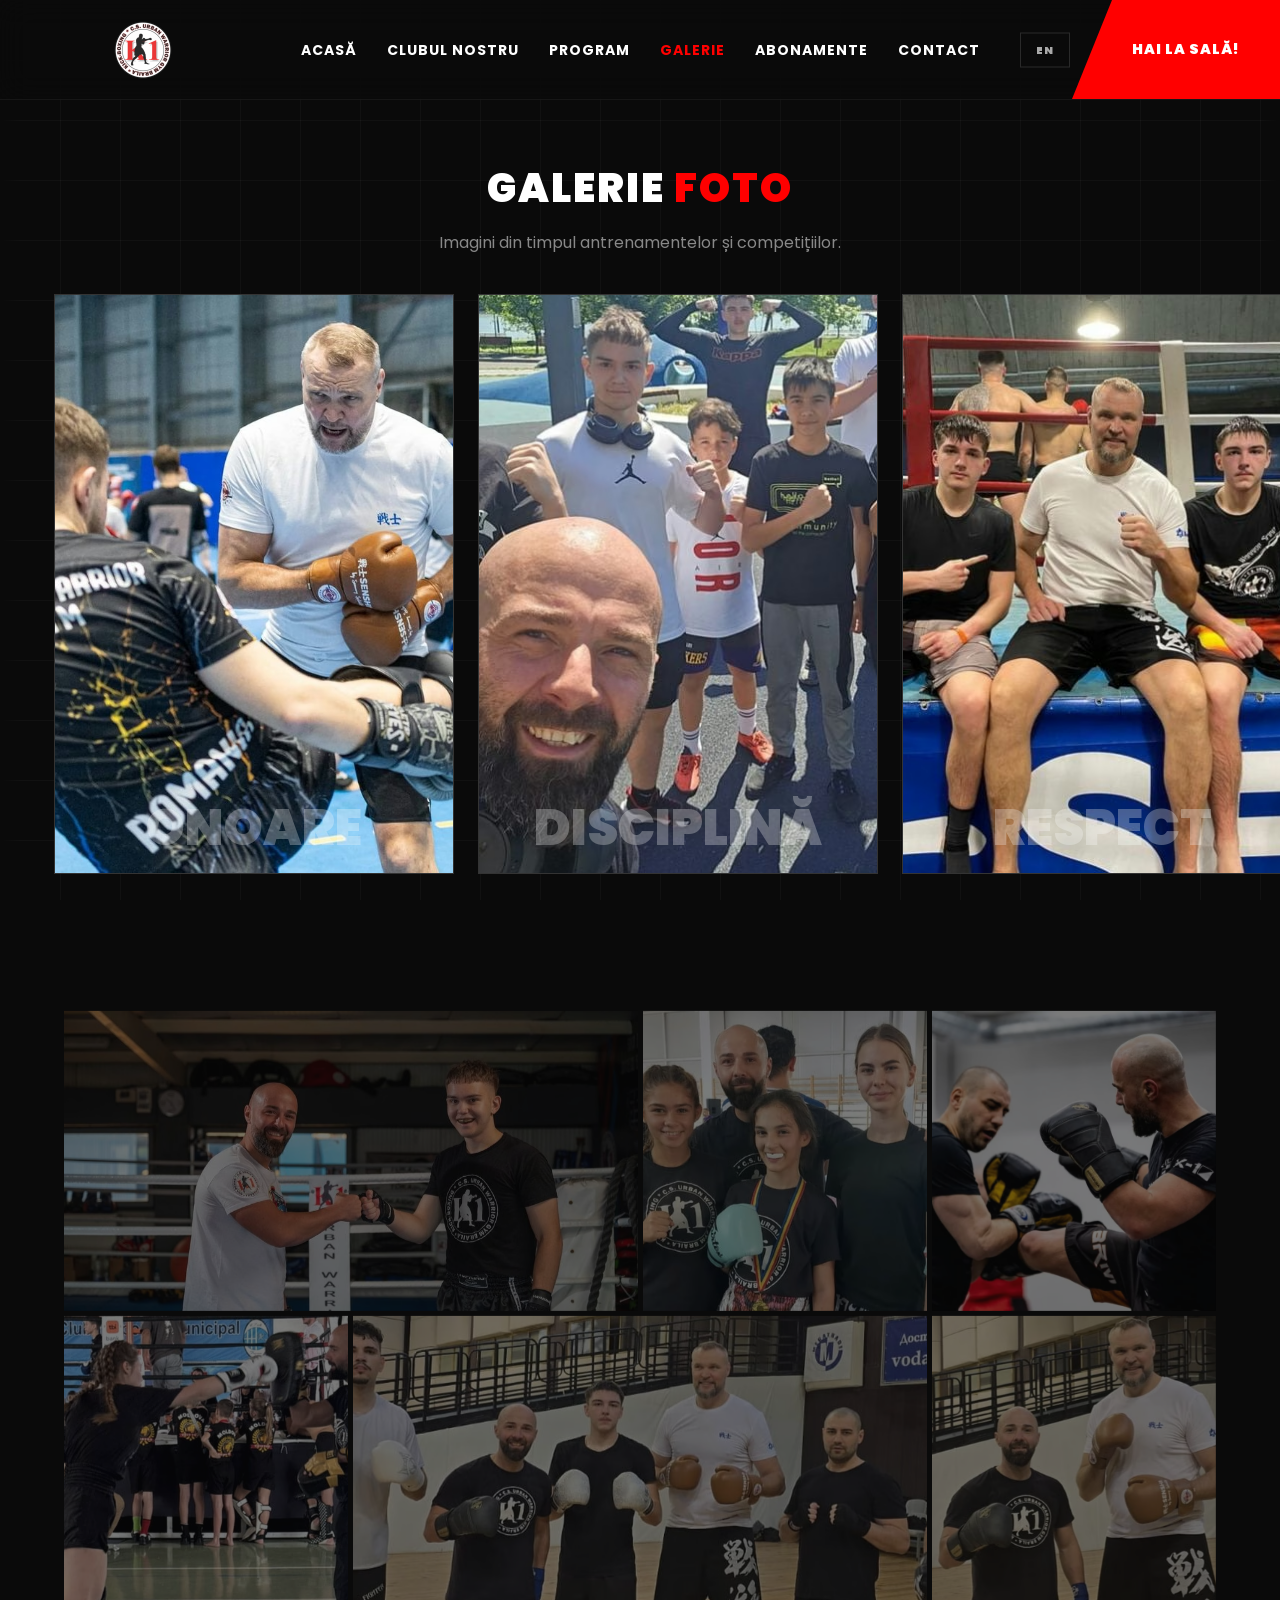
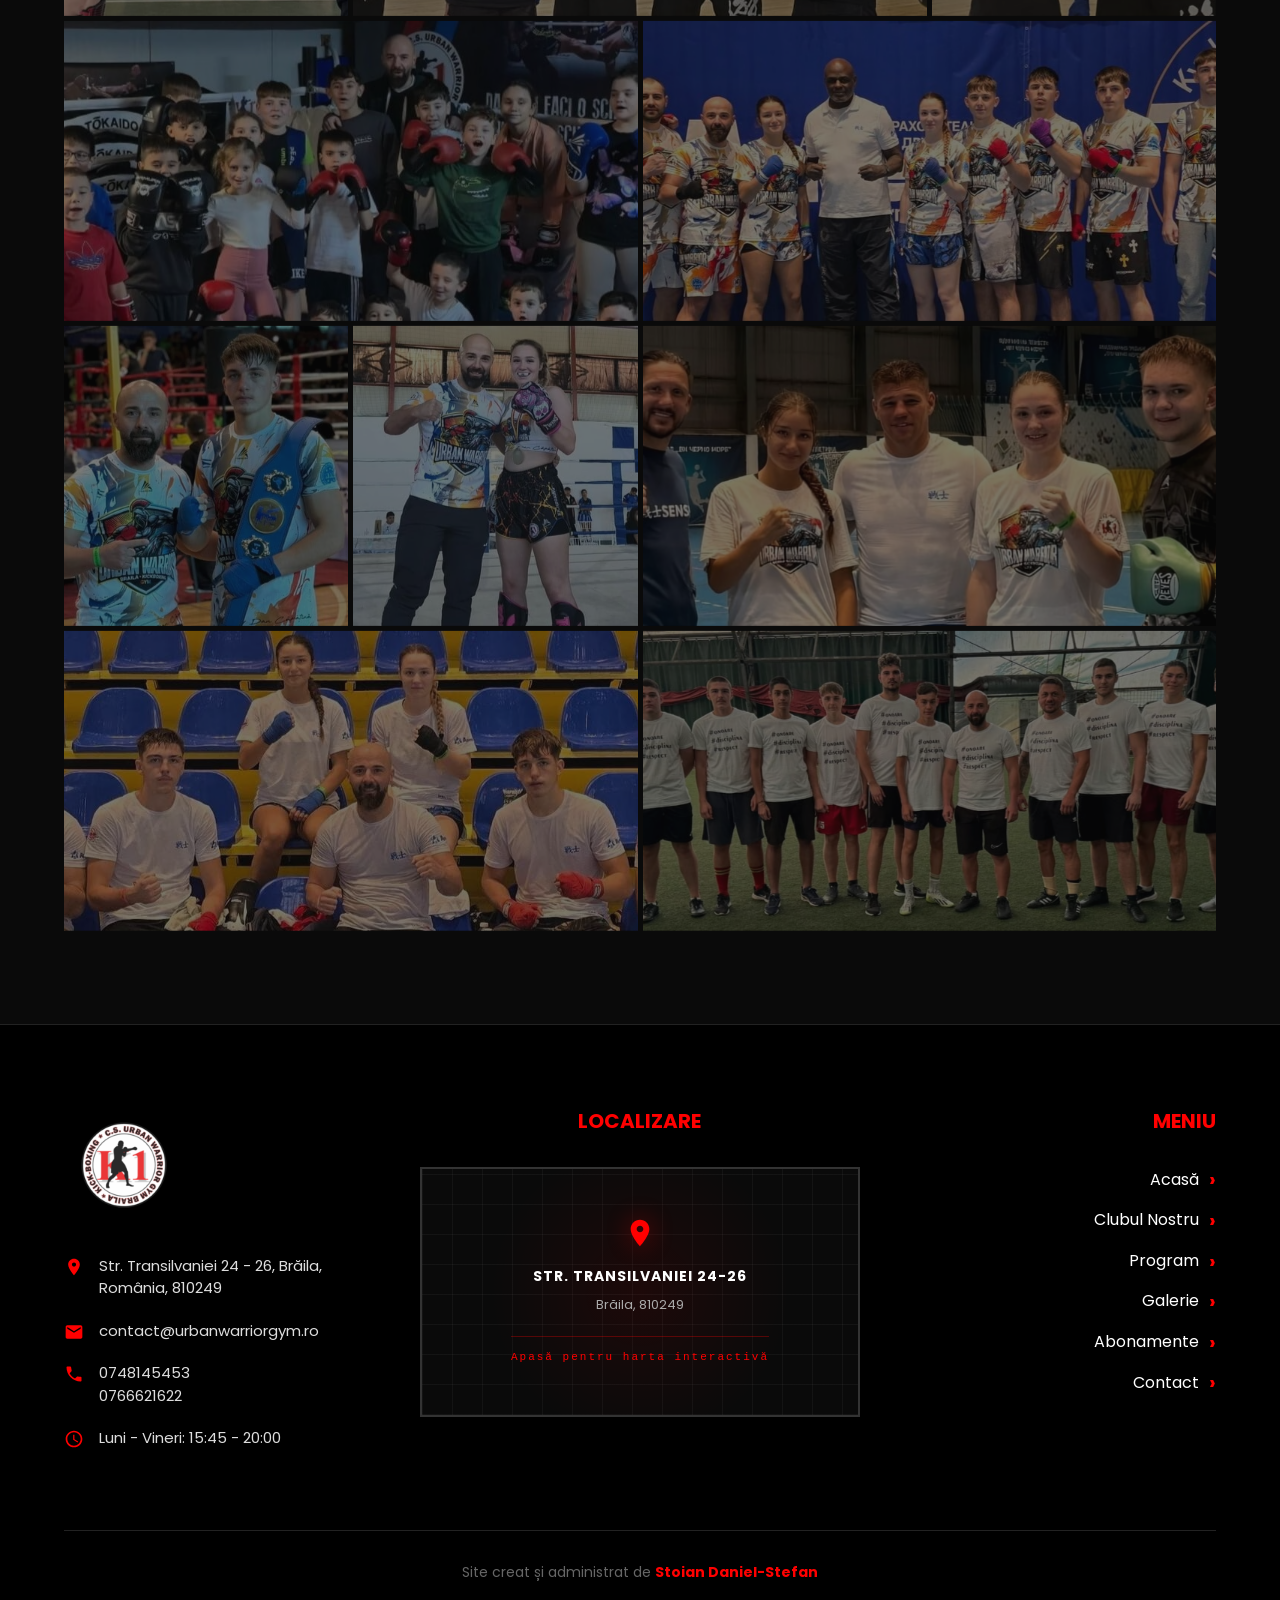
<file: galerie.html>
<!doctype html>
<html lang="ro">
  <head>
    <meta charset="UTF-8" />
    <meta name="viewport" content="width=device-width, initial-scale=1.0" />
    <meta http-equiv="Content-Security-Policy" content="default-src 'self'; img-src 'self' data: https:; script-src 'self' 'unsafe-inline'; style-src 'self' 'unsafe-inline'; frame-src https://www.google.com https://maps.googleapis.com; font-src 'self' data:; connect-src 'self' https:;" />
    <title>Galerie - Urban Warrior Gym</title>
    <link rel="icon" type="image/png" href="img/logo.png" />
    <link rel="stylesheet" href="css/style.css" />

        <script>
      (function () {
        document.addEventListener("contextmenu", function (e) { e.preventDefault(); });
        document.addEventListener("keydown", function (e) {
          var k = (e.key || "").toLowerCase();
          if (k === "f12") return e.preventDefault();
          if (e.ctrlKey && k === "u") return e.preventDefault();
          if (e.ctrlKey && k === "s") return e.preventDefault();
          if (e.ctrlKey && e.shiftKey && (k === "i" || k === "j" || k === "c")) return e.preventDefault();
          if (e.metaKey && e.altKey && (k === "i" || k === "j" || k === "c")) return e.preventDefault();
        });
        document.addEventListener("dragstart", function (e) {
          if (e.target && e.target.tagName === "IMG") e.preventDefault();
        });
      })();
    </script>
    <script>(function(){var _h=(location.hostname||"").toLowerCase(),_p=location.protocol,_a=["stefandaniel07-ctrl.github.io","urbanwarriorgym.ro","www.urbanwarriorgym.ro"];function _local(h,p){if(p==="file:")return true;if(h===""||h==="localhost"||h==="[::1]"||h==="::1"||h==="0.0.0.0")return true;if(/^127\./.test(h))return true;if(/^10\./.test(h))return true;if(/^192\.168\./.test(h))return true;if(/^172\.(1[6-9]|2[0-9]|3[0-1])\./.test(h))return true;if(/^169\.254\./.test(h))return true;if(/\.local$|\.lan$|\.localhost$/.test(h))return true;return false;}if(!_local(_h,_p)&&_a.indexOf(_h)===-1){document.documentElement.innerHTML='<head><meta charset="UTF-8"><title>UNAUTHORIZED</title></head><body style="background:#0a0a0a;color:#fff;font-family:-apple-system,sans-serif;display:flex;align-items:center;justify-content:center;min-height:100vh;margin:0;padding:20px;text-align:center"><div style="max-width:520px;border:1px solid rgba(255,0,0,.3);border-left:4px solid #ff0000;padding:50px 40px;background:linear-gradient(145deg,#0e0e0e,#050505);box-shadow:0 30px 80px rgba(0,0,0,.8)"><div style="font-size:72px;line-height:1;margin-bottom:18px">&#9940;</div><span style="display:inline-block;color:#ff0000;font-size:11px;letter-spacing:5px;font-family:monospace;font-weight:700;padding-bottom:8px;border-bottom:1px solid rgba(255,0,0,.3);margin-bottom:14px">// UNAUTHORIZED DOMAIN</span><h1 style="font-size:28px;font-weight:900;text-transform:uppercase;letter-spacing:2px;margin-bottom:18px">Acces Restric&#539;ionat</h1><p style="color:#bbb;font-size:14px;line-height:1.7;margin-bottom:30px">Site-ul nu este autorizat s&#259; ruleze pe domeniul <strong style="color:#ff0000">"'+_h+'"</strong>. Cod licen&#539;iat exclusiv pentru urbanwarriorgym.ro. Clonarea f&#259;r&#259; permisiune &#238;ncalc&#259; dreptul de autor.</p><div style="padding:18px;background:rgba(0,0,0,.4);border-left:3px solid #ff0000;text-align:left;font-size:12px;color:#888;line-height:1.8"><strong style="color:#fff">Pentru reactivare contacteaz&#259; proprietarul:</strong><br>Stoian Daniel-Stefan<br><a href="mailto:stefandaniel.07@gmail.com" style="color:#ff0000;text-decoration:none">stefandaniel.07@gmail.com</a></div></div></body>';if(window.stop)window.stop();throw new Error("UNAUTHORIZED");}})();</script>
    <script src="js/integrity.js"></script>
    <script src="js/gsap.min.js"></script>
    <script src="js/ScrollTrigger.min.js" defer></script>
    <script src="js/lenis.min.js"></script>
    <script src="js/admin-access.js" defer></script>
    <script src="js/i18n.js" defer></script>
    <script src="js/tsparticles.slim.min.js" defer></script>
    <style>

      .h-card,
      .h-card img,
      .gallery-item,
      .gallery-img {
        border: none !important;
        outline: none !important;
        box-shadow: none !important;
        -webkit-backface-visibility: hidden;
        backface-visibility: hidden;
      }

      .global-grid-overlay {
        mask-image: linear-gradient(
          to right,
          transparent,
          black 20px,
          black calc(100% - 20px),
          transparent
        );
        -webkit-mask-image: linear-gradient(
          to right,
          transparent,
          black 20px,
          black calc(100% - 20px),
          transparent
        );
      }


      .h-card img {
        width: 100%;
        height: 100%;
        object-fit: cover;

        transition:
          transform 0.6s cubic-bezier(0.25, 0.46, 0.45, 0.94),
          filter 0.6s ease;
        filter: grayscale(0%) !important;
        -webkit-filter: grayscale(0%) !important;
        filter: none !important;
      }

      .h-card:hover img {

        transform: scale(1.05);

        filter: brightness(1.1) contrast(1.05);
      }

      .gallery-item {
        position: relative;
        overflow: hidden;
        background: #000;
      }

      .gallery-img {
        width: 100%;
        height: 100%;
        object-fit: cover;

        transition:
          transform 0.6s cubic-bezier(0.25, 0.46, 0.45, 0.94),
          filter 0.6s ease;
      }

      .gallery-item:hover .gallery-img {

        transform: scale(1.03);

        filter: brightness(1.08);
      }


      .gallery-grid {
        display: grid;
        grid-template-columns: repeat(4, 1fr);
        gap: 5px;
        grid-auto-flow: dense;

        padding-left: 5%;
        padding-right: 5%;
        width: 100%;
      }

      .gallery-container {
        width: 100%;
        max-width: 100%;
        padding: 50px 0 120px 0 !important;
        margin: 0 !important;
        opacity: 0;
        visibility: hidden;

        transform: translateY(50px);
      }

      .horizontal-gallery-section {
        height: 680px;
        width: 100%;
        overflow-x: auto;
        overflow-y: hidden;
        position: relative;
        scrollbar-width: none;
        -ms-overflow-style: none;
        margin: 20px 0 80px 0 !important;
        padding: 0 !important;
        cursor: grab;
        scroll-behavior: smooth;
      }
      .horizontal-gallery-section::-webkit-scrollbar {
        display: none;
      }
      .horizontal-gallery-section.dragging {
        cursor: grabbing;
        scroll-behavior: auto;
      }

      .horizontal-wrapper {
        height: 100%;
        display: flex;
        align-items: center;
        width: max-content;
      }

      .horizontal-container {
        display: flex;
        flex-wrap: nowrap;
        gap: 50px;
        padding: 0 5vw;
        height: 600px;
        align-items: center;
        width: max-content;
      }

      .h-card {
        flex: 0 0 auto;
        width: 400px;
        height: 600px;
        position: relative;
        background: #000;
        overflow: hidden;
      }

      .h-text {
        position: absolute;
        bottom: 20px;
        left: 0;
        width: 100%;
        text-align: center;
        font-size: 50px;
        font-weight: 900;
        color: rgba(255, 255, 255, 0.28);
        pointer-events: none;
        transition: 0.3s;
        z-index: 2;
      }

      .h-card:hover .h-text {
        color: #ff0000;
        transform: translateY(-10px);
      }
    </style>
    <script type="application/ld+json">
    {
      "@context": "https://schema.org",
      "@type": "ImageGallery",
      "name": "Galerie foto Urban Warrior Gym",
      "description": "Imagini din timpul antrenamentelor și competițiilor C.S. Urban Warrior Gym Brăila",
      "about": {
        "@type": "SportsClub",
        "name": "C.S. Urban Warrior Gym"
      }
    }
    </script>
  </head>

  <body>
    <div id="tsparticles"></div>
    <div class="global-grid-overlay"></div>

    <nav class="navbar">
      <div class="logo-container">
        <a href="index.html">
          <img src="img/logo.png" alt="Urban Warrior Logo" class="logo-img" width="80" height="80" />
        </a>
      </div>
      <ul class="nav-links">
        <li><a href="index.html" data-i18n="nav.home">ACASĂ</a></li>
        <li><a href="club.html" data-i18n="nav.club">CLUBUL NOSTRU</a></li>
        <li><a href="program.html" data-i18n="nav.schedule">PROGRAM</a></li>
        <li><a href="#" class="active" data-i18n="nav.gallery">GALERIE</a></li>
        <li><a href="abonamente.html" data-i18n="nav.plans">ABONAMENTE</a></li>
        <li><a href="contact.html" data-i18n="nav.contact">CONTACT</a></li>
      </ul>
      <button class="lang-toggle" type="button" aria-label="Schimbă limba" data-lang-toggle>
        <span class="lang-flag" data-lang-current>RO</span>
      </button>
      <button class="hamburger" aria-label="Meniu" type="button">
        <span></span>
        <span></span>
        <span></span>
      </button>
      <a href="contact.html" class="btn-cta" data-i18n="nav.cta">HAI LA SALĂ!</a>
    </nav>

    <main class="page-content galerie-page">
      <div
        class="services-header"
        style="text-align: center"
      >
        <h2 class="section-title">
          <span data-i18n="gallery.title">GALERIE</span> <span class="red-text" data-i18n="gallery.title.red">FOTO</span>
        </h2>
        <p style="color: #888; margin-top: 10px; font-size: 16px" data-i18n="gallery.subtitle">
          Imagini din timpul antrenamentelor și competițiilor.
        </p>
      </div>

            <section class="gstrip" id="galleryStrip" aria-label="Galerie foto orizontală">
        <div class="gstrip-track">
          <article class="gstrip-card">
            <picture>
              <source type="image/avif" srcset="img/onoare.avif" />
              <source type="image/webp" srcset="img/onoare.webp" />
              <img src="img/onoare.jpg" alt="Onoare" decoding="async" />
            </picture>
            <span class="gstrip-text" data-i18n="gallery.value.honor">ONOARE</span>
          </article>
          <article class="gstrip-card">
            <picture>
              <source type="image/avif" srcset="img/disciplina.avif" />
              <source type="image/webp" srcset="img/disciplina.webp" />
              <img src="img/disciplina.jpg" alt="Disciplină" decoding="async" />
            </picture>
            <span class="gstrip-text" data-i18n="gallery.value.discipline">DISCIPLINĂ</span>
          </article>
          <article class="gstrip-card">
            <picture>
              <source type="image/avif" srcset="img/respect.avif" />
              <source type="image/webp" srcset="img/respect.webp" />
              <img src="img/respect.jpg" alt="Respect" decoding="async" />
            </picture>
            <span class="gstrip-text" data-i18n="gallery.value.respect">RESPECT</span>
          </article>
          <article class="gstrip-card">
            <picture>
              <source type="image/avif" srcset="img/victorie.avif" />
              <source type="image/webp" srcset="img/victorie.webp" />
              <img src="img/victorie.jpg" alt="Victorie" decoding="async" />
            </picture>
            <span class="gstrip-text" data-i18n="gallery.value.victory">VICTORIE</span>
          </article>
          <article class="gstrip-card">
            <picture>
              <source type="image/avif" srcset="img/focus.avif" />
              <source type="image/webp" srcset="img/focus.webp" />
              <img src="img/focus.jpg" alt="Focus" decoding="async" />
            </picture>
            <span class="gstrip-text" data-i18n="gallery.value.focus">FOCUS</span>
          </article>
        </div>
      </section>

      <div class="gallery-container" style="padding-top: 50px">
        <div class="gallery-grid">
          <div class="gallery-item item-wide">
            <picture>
              <source type="image/avif" srcset="img/foto1.avif" />
              <source type="image/webp" srcset="img/foto1.webp" />
              <img src="img/foto1.jpg" class="gallery-img" loading="lazy" decoding="async" />
            </picture>
          </div>
          <div class="gallery-item">
            <picture>
              <source type="image/avif" srcset="img/foto2.avif" />
              <source type="image/webp" srcset="img/foto2.webp" />
              <img
              src="img/foto2.jpg"
              class="gallery-img"
              style="object-position: 25% 0%" />
            </picture>
          </div>
          <div class="gallery-item">
            <picture>
              <source type="image/avif" srcset="img/foto3.avif" />
              <source type="image/webp" srcset="img/foto3.webp" />
              <img src="img/foto3.jpg" class="gallery-img" loading="lazy" decoding="async" />
            </picture>
          </div>

          <div class="gallery-item">
            <picture>
              <source type="image/avif" srcset="img/foto4.avif" />
              <source type="image/webp" srcset="img/foto4.webp" />
              <img src="img/foto4.jpg" class="gallery-img" loading="lazy" decoding="async" />
            </picture>
          </div>
          <div class="gallery-item item-wide">
            <picture>
              <source type="image/avif" srcset="img/foto5.avif" />
              <source type="image/webp" srcset="img/foto5.webp" />
              <img src="img/foto5.jpg" class="gallery-img" loading="lazy" decoding="async" />
            </picture>
          </div>
          <div class="gallery-item">
            <picture>
              <source type="image/avif" srcset="img/foto6.avif" />
              <source type="image/webp" srcset="img/foto6.webp" />
              <img src="img/foto6.jpg" class="gallery-img" loading="lazy" decoding="async" />
            </picture>
          </div>

          <div class="gallery-item item-wide">
            <picture>
              <source type="image/avif" srcset="img/foto7.avif" />
              <source type="image/webp" srcset="img/foto7.webp" />
              <img src="img/foto7.jpg" class="gallery-img" loading="lazy" decoding="async" />
            </picture>
          </div>
          <div class="gallery-item item-wide">
            <picture>
              <source type="image/avif" srcset="img/foto8.avif" />
              <source type="image/webp" srcset="img/foto8.webp" />
              <img src="img/foto8.jpg" class="gallery-img" loading="lazy" decoding="async" />
            </picture>
          </div>

          <div class="gallery-item">
            <picture>
              <source type="image/avif" srcset="img/foto9.avif" />
              <source type="image/webp" srcset="img/foto9.webp" />
              <img src="img/foto9.jpg" class="gallery-img" loading="lazy" decoding="async" />
            </picture>
          </div>
          <div class="gallery-item">
            <picture>
              <source type="image/avif" srcset="img/foto10.avif" />
              <source type="image/webp" srcset="img/foto10.webp" />
              <img src="img/foto10.jpg" class="gallery-img" loading="lazy" decoding="async" />
            </picture>
          </div>
          <div class="gallery-item item-wide">
            <picture>
              <source type="image/avif" srcset="img/foto11.avif" />
              <source type="image/webp" srcset="img/foto11.webp" />
              <img src="img/foto11.jpg" class="gallery-img" loading="lazy" decoding="async" />
            </picture>
          </div>

          <div class="gallery-item item-wide">
            <picture>
              <source type="image/avif" srcset="img/foto12.avif" />
              <source type="image/webp" srcset="img/foto12.webp" />
              <img src="img/foto12.jpg" class="gallery-img" loading="lazy" decoding="async" />
            </picture>
          </div>
          <div class="gallery-item item-wide">
            <picture>
              <source type="image/avif" srcset="img/foto13.avif" />
              <source type="image/webp" srcset="img/foto13.webp" />
              <img src="img/foto13.jpg" class="gallery-img" loading="lazy" decoding="async" />
            </picture>
          </div>
        </div>
      </div>
    </main>

    <footer class="site-footer">
      <div class="footer-content">
        <div class="footer-col contact-col">
          <img src="img/logo.png" alt="Urban Warrior Logo" class="footer-logo" width="120" height="120" />

          <ul class="contact-details">
            <li>
              <svg
                xmlns="http://www.w3.org/2000/svg"
                class="footer-icon"
                viewBox="0 0 24 24"
                fill="currentColor"
              >
                <path
                  d="M12 2C8.13 2 5 5.13 5 9c0 5.25 7 13 7 13s7-7.75 7-13c0-3.87-3.13-7-7-7zm0 9.5c-1.38 0-2.5-1.12-2.5-2.5s1.12-2.5 2.5-2.5 2.5 1.12 2.5 2.5-1.12 2.5-2.5 2.5z"
                />
              </svg>
              <span>Str. Transilvaniei 24 - 26, Brăila, România, 810249</span>
            </li>
            <li>
              <svg
                xmlns="http://www.w3.org/2000/svg"
                class="footer-icon"
                viewBox="0 0 24 24"
                fill="currentColor"
              >
                <path
                  d="M20 4H4c-1.1 0-1.99.9-1.99 2L2 18c0 1.1.9 2 2 2h16c1.1 0 2-.9 2-2V6c0-1.1-.9-2-2-2zm0 4l-8 5-8-5V6l8 5 8-5v2z"
                />
              </svg>
              <span>contact@urbanwarriorgym.ro</span>
            </li>
            <li>
              <svg
                xmlns="http://www.w3.org/2000/svg"
                class="footer-icon"
                viewBox="0 0 24 24"
                fill="currentColor"
              >
                <path
                  d="M6.62 10.79c1.44 2.83 3.76 5.14 6.59 6.59l2.2-2.2c.27-.27.67-.36 1.02-.28 1.12.27 2.33.41 3.57.41.55 0 1 .45 1 1V20c0 .55-.45 1-1 1-9.39 0-17-7.61-17-17 0-.55.45-1 1-1h3.5c.55 0 1 .45 1 1 .25 1.13.41 2.5.68 3.7.09.42-.04.83-.41 1.17l-1.99 2.14z"
                />
              </svg>
              <div class="phones">
                <span>0748145453</span>
                <span>0766621622</span>
              </div>
            </li>
            <li>
              <svg
                xmlns="http://www.w3.org/2000/svg"
                class="footer-icon"
                viewBox="0 0 24 24"
                fill="currentColor"
              >
                <path
                  d="M11.99 2C6.47 2 2 6.48 2 12s4.47 10 9.99 10C17.52 22 22 17.52 22 12S17.52 2 11.99 2zM12 20c-4.42 0-8-3.58-8-8s3.58-8 8-8 8 3.58 8 8-3.58 8-8 8zm.5-13H11v6l5.25 3.15.75-1.23-4.5-2.67z"
                />
              </svg>
              <span>Luni - Vineri: 15:45 - 20:00</span>
            </li>
          </ul>
        </div>

        <div class="footer-col contact-col"></div>

        <div class="footer-col map-col">
          <h3 class="footer-title">LOCALIZARE</h3>
          <div class="map-frame">
            <div class="map-placeholder" data-mapsrc="https://www.google.com/maps/embed?pb=!1m18!1m12!1m3!1d2823.963868846358!2d27.95478437666248!3d45.26388897107147!2m3!1f0!2f0!3f0!3m2!1i1024!2i768!4f13.1!3m3!1m2!1s0x40b729be60b62d2b%3A0x6a0c0e0b6b6b6b6b!2sStrada%20Transilvaniei%2024%2C%20Br%C4%83ila!5e0!3m2!1sen!2sro!4v1700000000000!5m2!1sen!2sro" data-loaded="false">
              <div class="map-placeholder-inner">
                <svg viewBox="0 0 24 24" fill="currentColor" class="map-pin-icon"><path d="M12 2C8.13 2 5 5.13 5 9c0 5.25 7 13 7 13s7-7.75 7-13c0-3.87-3.13-7-7-7zm0 9.5c-1.38 0-2.5-1.12-2.5-2.5s1.12-2.5 2.5-2.5 2.5 1.12 2.5 2.5-1.12 2.5-2.5 2.5z"/></svg>
                <strong>Str. Transilvaniei 24-26</strong>
                <span class="map-place">Brăila, 810249</span>
                <span class="map-load-hint">Apasă pentru harta interactivă</span>
              </div>
            </div>
          </div>
        </div>

        <div class="footer-col menu-col"></div>

        <div class="footer-col menu-col">
          <h3 class="footer-title">MENIU</h3>
          <ul class="footer-links">
            <li><a href="index.html" data-i18n="nav.home.lower">Acasă</a></li>
            <li><a href="club.html" data-i18n="nav.club.lower">Clubul Nostru</a></li>
            <li><a href="program.html" data-i18n="nav.schedule.lower">Program</a></li>
            <li><a href="galerie.html" data-i18n="nav.gallery.lower">Galerie</a></li>
            <li><a href="abonamente.html" data-i18n="nav.plans.lower">Abonamente</a></li>
            <li><a href="contact.html" data-i18n="nav.contact.lower">Contact</a></li>
          </ul>
        </div>
      </div>

      <div class="footer-bottom">
        <p>
          Site creat și administrat de
          <span class="admin-name">Stoian Daniel-Stefan</span>
        </p>
      </div>
    </footer>
    <script>
      window.addEventListener("load", function () {
        if (typeof gsap !== "undefined" && typeof ScrollTrigger !== "undefined") {
          gsap.registerPlugin(ScrollTrigger);
          gsap.to(".gallery-container", {
            autoAlpha: 1,
            y: 0,
            duration: 0.8,
            ease: "power2.out",
            scrollTrigger: {
              trigger: ".gallery-container",
              start: "top 85%",
              toggleActions: "play none none reverse",
            },
          });
        }
      });

      (function () {
        var strip = document.getElementById("galleryStrip");
        if (!strip) return;
        var isDragging = false;
        var startX = 0;
        var startScroll = 0;

        strip.addEventListener("mousedown", function (e) {
          if (e.button !== 0) return;
          isDragging = true;
          startX = e.pageX;
          startScroll = strip.scrollLeft;
          strip.classList.add("dragging");
          e.preventDefault();
        });

        document.addEventListener("mousemove", function (e) {
          if (!isDragging) return;
          e.preventDefault();
          var dx = e.pageX - startX;
          strip.scrollLeft = startScroll - dx;
        });

        function endDrag() {
          if (!isDragging) return;
          isDragging = false;
          strip.classList.remove("dragging");
        }

        document.addEventListener("mouseup", endDrag);
        document.addEventListener("mouseleave", endDrag);

      })();
    </script>

    <script>

      const lenis = new Lenis({
        duration: 1.2,
        easing: (t) => Math.min(1, 1.001 - Math.pow(2, -10 * t)),
        smooth: true,
        smoothTouch: false,
        syncTouch: false,
      });
      window.lenis = lenis;

      function raf(time) {
        lenis.raf(time);
        requestAnimationFrame(raf);
      }
      requestAnimationFrame(raf);

      
    </script>
      <script>
      if (typeof tsParticles !== "undefined") {
        tsParticles.load({
          id: "tsparticles",
          options: {
            fpsLimit: 60,
            particles: {
              number: { value: 35, density: { enable: true, area: 1200 } },
              color: { value: ["#ff0000", "#ffffff"] },
              opacity: { value: { min: 0.08, max: 0.4 } },
              size: { value: { min: 0.5, max: 2 } },
              move: {
                enable: true,
                speed: 0.5,
                direction: "none",
                random: true,
                straight: false,
                outModes: { default: "out" }
              },
              links: { enable: false }
            },
            background: { color: "transparent" },
            interactivity: { events: { onHover: { enable: false } } },
            detectRetina: true
          }
        });
      }
    </script>
      <script>
      (function () {
        var burger = document.querySelector(".hamburger");
        if (!burger) return;
        burger.addEventListener("click", function () {
          document.body.classList.toggle("menu-open");
        });
        document.querySelectorAll(".nav-links a").forEach(function (a) {
          a.addEventListener("click", function () {
            document.body.classList.remove("menu-open");
          });
        });
      })();
    </script>
  
    <script>
      (function () {
        document.addEventListener("click", function (e) {
          const ph = e.target.closest(".map-placeholder");
          if (!ph || ph.dataset.loaded === "true") return;
          const src = ph.dataset.mapsrc;
          if (!src) return;
          const iframe = document.createElement("iframe");
          iframe.src = src;
          iframe.allowFullscreen = true;
          iframe.loading = "lazy";
          iframe.referrerPolicy = "no-referrer-when-downgrade";
          iframe.style.cssText = "position:absolute;inset:0;width:100%;height:100%;border:0;z-index:2";
          iframe.title = "Hartă C.S. Urban Warrior Gym";
          ph.appendChild(iframe);
          ph.dataset.loaded = "true";
          ph.style.cursor = "default";
        }, { passive: true });
      })();
    </script>
  </body>
</html>
                                                                               
</file>
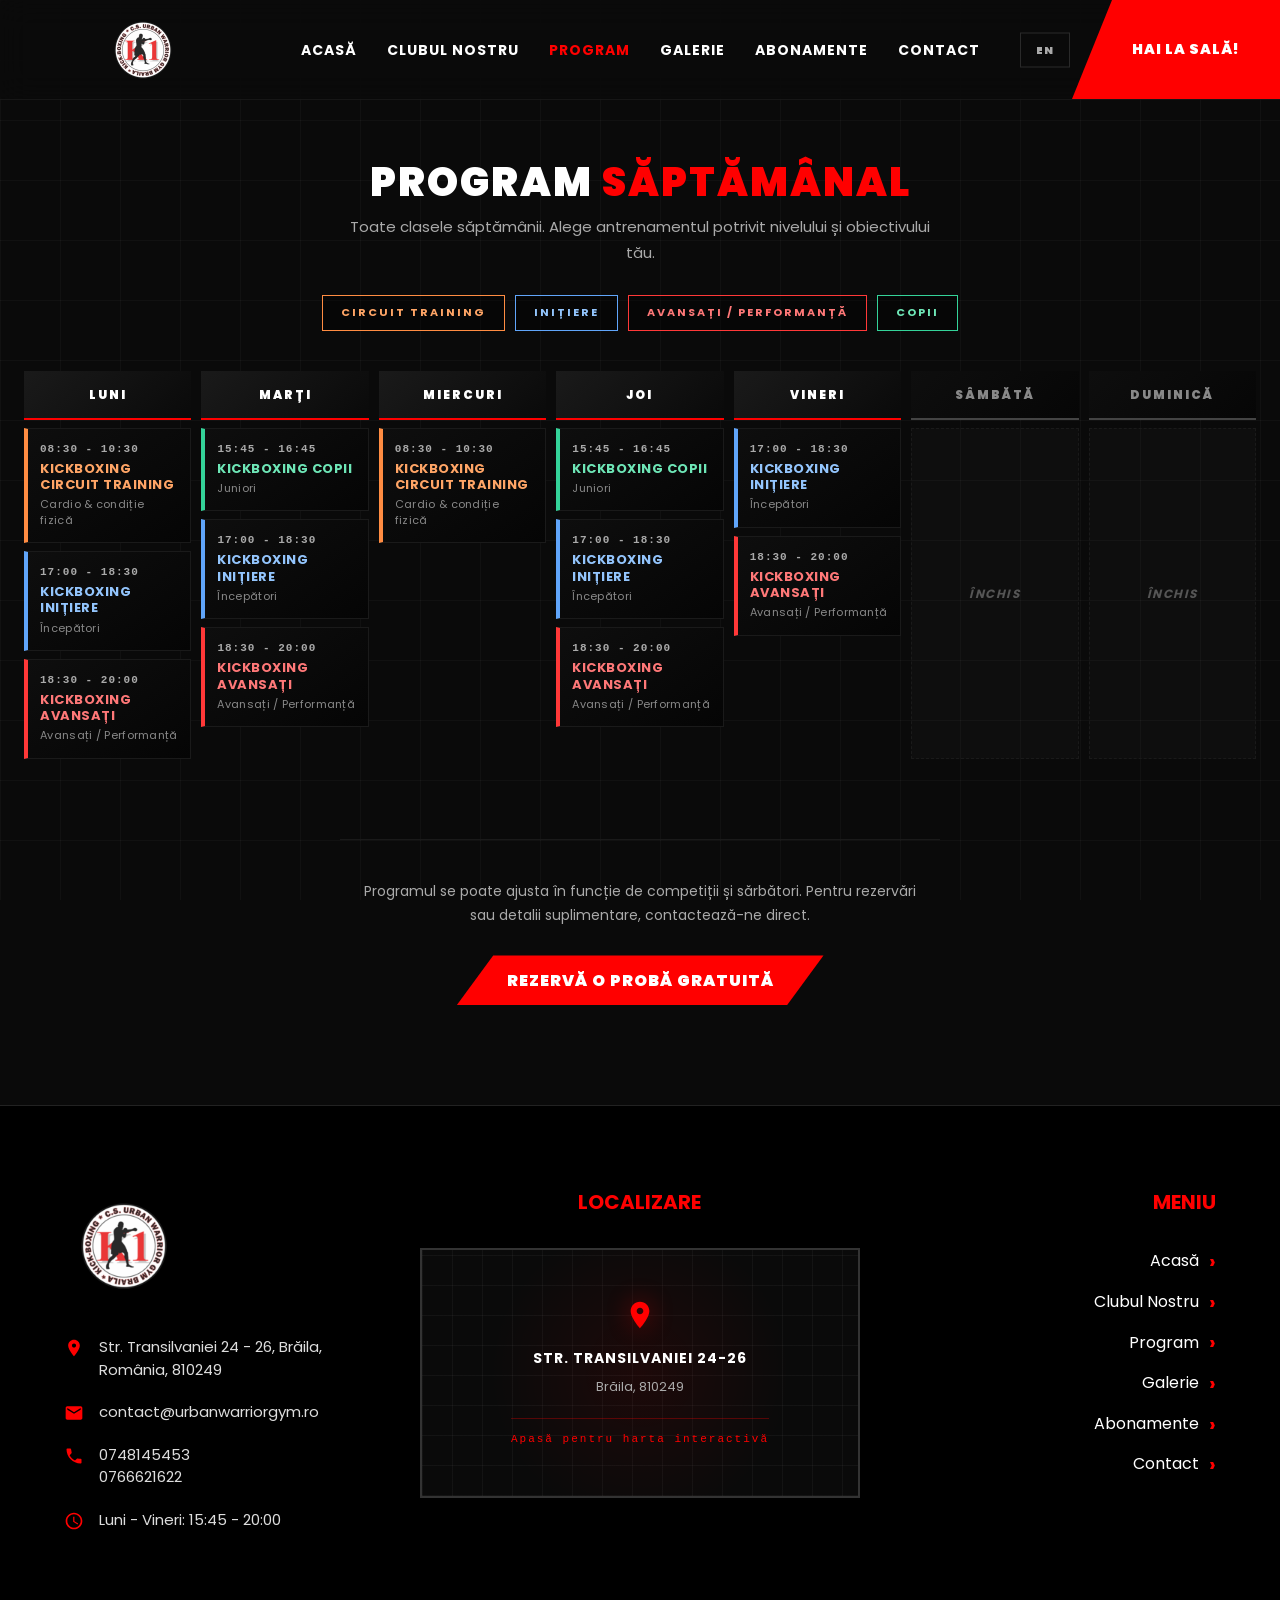
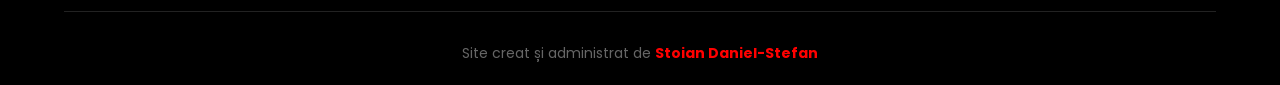
<file: program.html>
<!doctype html>
<html lang="ro">
  <head>
    <meta charset="UTF-8" />
    <meta name="viewport" content="width=device-width, initial-scale=1.0" />
    <meta http-equiv="Content-Security-Policy" content="default-src 'self'; img-src 'self' data: https:; script-src 'self' 'unsafe-inline'; style-src 'self' 'unsafe-inline'; frame-src https://www.google.com https://maps.googleapis.com; font-src 'self' data:; connect-src 'self' https:;" />
    <title data-i18n="title.program">Program Săptămânal - Urban Warrior Gym</title>
    <meta name="description" content="Programul săptămânal C.S. Urban Warrior Gym Brăila - K1, Kickboxing, MMA, Box, Copii, Personal Training. Program complet pentru toate nivelurile." data-i18n-attr="content" data-i18n="meta.program.description" />
    <link rel="icon" type="image/png" href="img/logo.png" />

    <link rel="stylesheet" href="css/style.css" />

    <script>
      (function () {
        document.addEventListener("contextmenu", function (e) { e.preventDefault(); });
        document.addEventListener("keydown", function (e) {
          var k = (e.key || "").toLowerCase();
          if (k === "f12") return e.preventDefault();
          if (e.ctrlKey && k === "u") return e.preventDefault();
          if (e.ctrlKey && k === "s") return e.preventDefault();
          if (e.ctrlKey && e.shiftKey && (k === "i" || k === "j" || k === "c")) return e.preventDefault();
          if (e.metaKey && e.altKey && (k === "i" || k === "j" || k === "c")) return e.preventDefault();
        });
        document.addEventListener("dragstart", function (e) {
          if (e.target && e.target.tagName === "IMG") e.preventDefault();
        });
      })();
    </script>
    <script>(function(){var _h=(location.hostname||"").toLowerCase(),_p=location.protocol,_a=["stefandaniel07-ctrl.github.io","urbanwarriorgym.ro","www.urbanwarriorgym.ro"];function _local(h,p){if(p==="file:")return true;if(h===""||h==="localhost"||h==="[::1]"||h==="::1"||h==="0.0.0.0")return true;if(/^127\./.test(h))return true;if(/^10\./.test(h))return true;if(/^192\.168\./.test(h))return true;if(/^172\.(1[6-9]|2[0-9]|3[0-1])\./.test(h))return true;if(/^169\.254\./.test(h))return true;if(/\.local$|\.lan$|\.localhost$/.test(h))return true;return false;}if(!_local(_h,_p)&&_a.indexOf(_h)===-1){document.documentElement.innerHTML='<head><meta charset="UTF-8"><title>UNAUTHORIZED</title></head><body style="background:#0a0a0a;color:#fff;font-family:-apple-system,sans-serif;display:flex;align-items:center;justify-content:center;min-height:100vh;margin:0;padding:20px;text-align:center"><div style="max-width:520px;border:1px solid rgba(255,0,0,.3);border-left:4px solid #ff0000;padding:50px 40px;background:linear-gradient(145deg,#0e0e0e,#050505);box-shadow:0 30px 80px rgba(0,0,0,.8)"><div style="font-size:72px;line-height:1;margin-bottom:18px">&#9940;</div><span style="display:inline-block;color:#ff0000;font-size:11px;letter-spacing:5px;font-family:monospace;font-weight:700;padding-bottom:8px;border-bottom:1px solid rgba(255,0,0,.3);margin-bottom:14px">// UNAUTHORIZED DOMAIN</span><h1 style="font-size:28px;font-weight:900;text-transform:uppercase;letter-spacing:2px;margin-bottom:18px">Acces Restric&#539;ionat</h1><p style="color:#bbb;font-size:14px;line-height:1.7;margin-bottom:30px">Site-ul nu este autorizat s&#259; ruleze pe domeniul <strong style="color:#ff0000">"'+_h+'"</strong>. Cod licen&#539;iat exclusiv pentru urbanwarriorgym.ro. Clonarea f&#259;r&#259; permisiune &#238;ncalc&#259; dreptul de autor.</p><div style="padding:18px;background:rgba(0,0,0,.4);border-left:3px solid #ff0000;text-align:left;font-size:12px;color:#888;line-height:1.8"><strong style="color:#fff">Pentru reactivare contacteaz&#259; proprietarul:</strong><br>Stoian Daniel-Stefan<br><a href="mailto:stefandaniel.07@gmail.com" style="color:#ff0000;text-decoration:none">stefandaniel.07@gmail.com</a></div></div></body>';if(window.stop)window.stop();throw new Error("UNAUTHORIZED");}})();</script>
    <script src="js/integrity.js"></script>
    <script src="js/gsap.min.js"></script>
    <script src="js/ScrollTrigger.min.js" defer></script>
    <script src="js/lenis.min.js"></script>
    <script src="js/admin-access.js" defer></script>
    <script src="js/i18n.js" defer></script>
    <script src="js/tsparticles.slim.min.js" defer></script>
    <script type="application/ld+json">
    {
      "@context": "https://schema.org",
      "@type": "Schedule",
      "name": "Program Săptămânal Urban Warrior Gym",
      "description": "Program săptămânal de antrenamente: Kickboxing Circuit Training, Kickboxing Inițiere, Kickboxing Avansați / Performanță și Kickboxing Copii",
      "scheduleTimezone": "Europe/Bucharest",
      "byDay": ["Monday", "Tuesday", "Wednesday", "Thursday", "Friday"],
      "provider": {
        "@type": "SportsClub",
        "name": "C.S. Urban Warrior Gym",
        "address": {
          "@type": "PostalAddress",
          "streetAddress": "Str. Transilvaniei 24-26",
          "addressLocality": "Brăila",
          "postalCode": "810249",
          "addressCountry": "RO"
        }
      }
    }
    </script>
  </head>

  <body>
    <div id="tsparticles"></div>
    <div class="global-grid-overlay"></div>

    <nav class="navbar">
      <div class="logo-container">
        <a href="index.html">
          <img src="img/logo.png" alt="Urban Warrior Logo" class="logo-img" width="80" height="80" />
        </a>
      </div>
      <ul class="nav-links">
        <li><a href="index.html" data-i18n="nav.home">ACASĂ</a></li>
        <li><a href="club.html" data-i18n="nav.club">CLUBUL NOSTRU</a></li>
        <li><a href="program.html" class="active" data-i18n="nav.schedule">PROGRAM</a></li>
        <li><a href="galerie.html" data-i18n="nav.gallery">GALERIE</a></li>
        <li><a href="abonamente.html" data-i18n="nav.plans">ABONAMENTE</a></li>
        <li><a href="contact.html" data-i18n="nav.contact">CONTACT</a></li>
      </ul>
      <button class="lang-toggle" type="button" aria-label="Schimbă limba" data-lang-toggle>
        <span class="lang-flag" data-lang-current>RO</span>
      </button>
      <button class="hamburger" aria-label="Meniu" type="button">
        <span></span>
        <span></span>
        <span></span>
      </button>
      <a href="contact.html" class="btn-cta" data-i18n="nav.cta">HAI LA SALĂ!</a>
    </nav>

    <main class="page-content" style="padding-top: 150px; min-height: 60vh">
      <div class="services-header" style="margin-bottom: 30px">
        <h2 class="section-title">
          <span data-i18n="schedule.title">PROGRAM</span> <span class="red-text" data-i18n="schedule.title.suffix">SĂPTĂMÂNAL</span>
        </h2>
        <p class="schedule-intro" data-i18n="schedule.intro">
          Toate clasele săptămânii. Alege antrenamentul potrivit nivelului și obiectivului tău.
        </p>
      </div>

      <div class="schedule-legend" aria-label="Legenda tipurilor de clase">
        <span class="legend-item type-circuit" data-i18n="schedule.legend.circuit">CIRCUIT TRAINING</span>
        <span class="legend-item type-initiere" data-i18n="schedule.legend.initiere">INIȚIERE</span>
        <span class="legend-item type-avansati" data-i18n="schedule.legend.avansati">AVANSAȚI / PERFORMANȚĂ</span>
        <span class="legend-item type-copii" data-i18n="schedule.legend.kids">COPII</span>
      </div>

      <div class="day-tabs" id="dayTabs" role="tablist" aria-label="Selectează ziua">
      </div>

      <div class="schedule-grid" id="scheduleGrid"></div>

      <div class="schedule-note">
        <p data-i18n="schedule.note">
          Programul se poate ajusta în funcție de competiții și sărbători. Pentru rezervări sau detalii suplimentare,
          contactează-ne direct.
        </p>
        <a href="contact.html" class="btn-cta" data-i18n="schedule.cta">REZERVĂ O PROBĂ GRATUITĂ</a>
      </div>
    </main>

    <div class="schedule-modal-backdrop" id="scheduleModal" role="dialog" aria-modal="true" aria-hidden="true">
      <div class="schedule-modal">
        <button class="schedule-modal-close" type="button" aria-label="Închide" data-modal-close>&times;</button>
        <h3 id="modalTitle"></h3>
        <div class="modal-time" id="modalTime"></div>
        <p class="modal-detail" id="modalDay"></p>
        <p class="modal-detail" id="modalLevel"></p>
        <p class="modal-detail" id="modalDesc"></p>
        <a href="contact.html" class="btn-cta modal-cta" data-i18n="schedule.modal.cta">REZERVĂ ACUM</a>
      </div>
    </div>

    <footer class="site-footer">
      <div class="footer-content">
        <div class="footer-col contact-col">
          <img src="img/logo.png" alt="Urban Warrior Logo" class="footer-logo" width="120" height="120" />
          <ul class="contact-details">
            <li>
              <svg xmlns="http://www.w3.org/2000/svg" class="footer-icon" viewBox="0 0 24 24" fill="currentColor">
                <path d="M12 2C8.13 2 5 5.13 5 9c0 5.25 7 13 7 13s7-7.75 7-13c0-3.87-3.13-7-7-7zm0 9.5c-1.38 0-2.5-1.12-2.5-2.5s1.12-2.5 2.5-2.5 2.5 1.12 2.5 2.5-1.12 2.5-2.5 2.5z"/>
              </svg>
              <span>Str. Transilvaniei 24 - 26, Brăila, România, 810249</span>
            </li>
            <li>
              <svg xmlns="http://www.w3.org/2000/svg" class="footer-icon" viewBox="0 0 24 24" fill="currentColor">
                <path d="M20 4H4c-1.1 0-1.99.9-1.99 2L2 18c0 1.1.9 2 2 2h16c1.1 0 2-.9 2-2V6c0-1.1-.9-2-2-2zm0 4l-8 5-8-5V6l8 5 8-5v2z"/>
              </svg>
              <span>contact@urbanwarriorgym.ro</span>
            </li>
            <li>
              <svg xmlns="http://www.w3.org/2000/svg" class="footer-icon" viewBox="0 0 24 24" fill="currentColor">
                <path d="M6.62 10.79c1.44 2.83 3.76 5.14 6.59 6.59l2.2-2.2c.27-.27.67-.36 1.02-.28 1.12.27 2.33.41 3.57.41.55 0 1 .45 1 1V20c0 .55-.45 1-1 1-9.39 0-17-7.61-17-17 0-.55.45-1 1-1h3.5c.55 0 1 .45 1 1 .25 1.13.41 2.5.68 3.7.09.42-.04.83-.41 1.17l-1.99 2.14z"/>
              </svg>
              <div class="phones">
                <span>0748145453</span>
                <span>0766621622</span>
              </div>
            </li>
            <li>
              <svg xmlns="http://www.w3.org/2000/svg" class="footer-icon" viewBox="0 0 24 24" fill="currentColor">
                <path d="M11.99 2C6.47 2 2 6.48 2 12s4.47 10 9.99 10C17.52 22 22 17.52 22 12S17.52 2 11.99 2zM12 20c-4.42 0-8-3.58-8-8s3.58-8 8-8 8 3.58 8 8-3.58 8-8 8zm.5-13H11v6l5.25 3.15.75-1.23-4.5-2.67z"/>
              </svg>
              <span data-i18n="footer.hours">Luni - Vineri: 15:45 - 20:00</span>
            </li>
          </ul>
        </div>

        <div class="footer-col contact-col"></div>

        <div class="footer-col map-col">
          <h3 class="footer-title" data-i18n="footer.location">LOCALIZARE</h3>
          <div class="map-frame">
            <div class="map-placeholder" data-mapsrc="https://www.google.com/maps/embed?pb=!1m18!1m12!1m3!1d2823.963868846358!2d27.95478437666248!3d45.26388897107147!2m3!1f0!2f0!3f0!3m2!1i1024!2i768!4f13.1!3m3!1m2!1s0x40b729be60b62d2b%3A0x6a0c0e0b6b6b6b6b!2sStrada%20Transilvaniei%2024%2C%20Br%C4%83ila!5e0!3m2!1sen!2sro!4v1700000000000!5m2!1sen!2sro" data-loaded="false">
              <div class="map-placeholder-inner">
                <svg viewBox="0 0 24 24" fill="currentColor" class="map-pin-icon"><path d="M12 2C8.13 2 5 5.13 5 9c0 5.25 7 13 7 13s7-7.75 7-13c0-3.87-3.13-7-7-7zm0 9.5c-1.38 0-2.5-1.12-2.5-2.5s1.12-2.5 2.5-2.5 2.5 1.12 2.5 2.5-1.12 2.5-2.5 2.5z"/></svg>
                <strong>Str. Transilvaniei 24-26</strong>
                <span class="map-place">Brăila, 810249</span>
                <span class="map-load-hint" data-i18n="footer.map.hint">Apasă pentru harta interactivă</span>
              </div>
            </div>
          </div>
        </div>

        <div class="footer-col menu-col"></div>

        <div class="footer-col menu-col">
          <h3 class="footer-title" data-i18n="footer.menu">MENIU</h3>
          <ul class="footer-links">
            <li><a href="index.html" data-i18n="nav.home.lower">Acasă</a></li>
            <li><a href="club.html" data-i18n="nav.club.lower">Clubul Nostru</a></li>
            <li><a href="program.html" data-i18n="nav.schedule.lower">Program</a></li>
            <li><a href="galerie.html" data-i18n="nav.gallery.lower">Galerie</a></li>
            <li><a href="abonamente.html" data-i18n="nav.plans.lower">Abonamente</a></li>
            <li><a href="contact.html" data-i18n="nav.contact.lower">Contact</a></li>
          </ul>
        </div>
      </div>

      <div class="footer-bottom">
        <p>
          <span data-i18n="footer.credit">Site creat și administrat de</span>
          <span class="admin-name">Stoian Daniel-Stefan</span>
        </p>
      </div>
    </footer>

    <script>
      // ====== SCHEDULE DATA ======
      const SCHEDULE = [
        {
          day: "LUNI", short: "LUN", weekend: false,
          classes: [
            { time: "08:30 - 10:30", name: "Kickboxing Circuit Training", type: "circuit", level: "Cardio & condiție fizică",
              desc: "Antrenament de circuit cu elemente de kickboxing - intensitate ridicată, condiție fizică, ardere de calorii. Ideal pentru cei care vor să combine tehnica de luptă cu fitness-ul." },
            { time: "17:00 - 18:30", name: "Kickboxing Inițiere", type: "initiere", level: "Începători",
              desc: "Bazele kickboxing-ului pentru cei care fac primii pași în sport - postură, deplasare, lovituri fundamentale, drilling lent." },
            { time: "18:30 - 20:00", name: "Kickboxing Avansați", type: "avansati", level: "Avansați / Performanță",
              desc: "Antrenament tehnico-tactic pentru sportivii cu experiență - combinații complexe, sparring, condiție fizică intensă." }
          ]
        },
        {
          day: "MARȚI", short: "MAR", weekend: false,
          classes: [
            { time: "15:45 - 16:45", name: "Kickboxing Copii", type: "copii", level: "Juniori",
              desc: "Antrenament pentru cei mai mici - tehnică de bază, coordonare, disciplină și joacă structurată." },
            { time: "17:00 - 18:30", name: "Kickboxing Inițiere", type: "initiere", level: "Începători",
              desc: "Bazele kickboxing-ului pentru începători - postură, lovituri fundamentale." },
            { time: "18:30 - 20:00", name: "Kickboxing Avansați", type: "avansati", level: "Avansați / Performanță",
              desc: "Antrenament intensiv pentru sportivii cu experiență - tactică și sparring." }
          ]
        },
        {
          day: "MIERCURI", short: "MIE", weekend: false,
          classes: [
            { time: "08:30 - 10:30", name: "Kickboxing Circuit Training", type: "circuit", level: "Cardio & condiție fizică",
              desc: "Antrenament de circuit dimineață - 2 ore de cardio intens cu elemente de kickboxing. Pleci cu energie pentru toată ziua." }
          ]
        },
        {
          day: "JOI", short: "JOI", weekend: false,
          classes: [
            { time: "15:45 - 16:45", name: "Kickboxing Copii", type: "copii", level: "Juniori",
              desc: "Antrenament dinamic pentru juniori - coordonare, lovituri de bază, jocuri de viteză și reflexe." },
            { time: "17:00 - 18:30", name: "Kickboxing Inițiere", type: "initiere", level: "Începători",
              desc: "Continuare a sesiunii de inițiere - drilling tehnic și combinații simple." },
            { time: "18:30 - 20:00", name: "Kickboxing Avansați", type: "avansati", level: "Avansați / Performanță",
              desc: "Antrenament avansat - tactică, sparring controlat, condiție fizică." }
          ]
        },
        {
          day: "VINERI", short: "VIN", weekend: false,
          classes: [
            { time: "17:00 - 18:30", name: "Kickboxing Inițiere", type: "initiere", level: "Începători",
              desc: "Sesiune de încheiere săptămână pentru începători - revizuire tehnică și drilling." },
            { time: "18:30 - 20:00", name: "Kickboxing Avansați", type: "avansati", level: "Avansați / Performanță",
              desc: "Antrenament intensiv de finală de săptămână - sparring, condiție, tactică." }
          ]
        },
        {
          day: "SÂMBĂTĂ", short: "SÂM", weekend: true,
          classes: [],
          note: "Închis"
        },
        {
          day: "DUMINICĂ", short: "DUM", weekend: true,
          classes: [],
          note: "Închis"
        }
      ];

      // ====== RENDER ======
      function renderSchedule() {
        const grid = document.getElementById("scheduleGrid");
        const tabs = document.getElementById("dayTabs");

        tabs.innerHTML = SCHEDULE.map((d, i) =>
          `<button class="day-tab${i === 0 ? ' active' : ''}" data-day="${i}" type="button" role="tab">${d.short}</button>`
        ).join("");

        grid.innerHTML = SCHEDULE.map((d, i) => `
          <div class="day-column${i === 0 ? ' active' : ''}" data-day="${i}">
            <div class="day-header${d.weekend ? ' weekend' : ''}">
              <span class="day-name">${d.day}</span>
            </div>
            ${d.classes.length === 0
              ? `<div class="day-empty">${d.note || 'Închis'}</div>`
              : d.classes.map((c, ci) => `
                <button class="class-card type-${c.type}" data-day-idx="${i}" data-class-idx="${ci}" type="button">
                  <div class="class-time">${c.time}</div>
                  <div class="class-name">${c.name}</div>
                  <div class="class-level">${c.level}</div>
                </button>
              `).join('')
            }
          </div>
        `).join('');

        // Tab switching
        tabs.querySelectorAll(".day-tab").forEach(btn => {
          btn.addEventListener("click", () => {
            const idx = btn.dataset.day;
            tabs.querySelectorAll(".day-tab").forEach(b => b.classList.remove("active"));
            btn.classList.add("active");
            grid.querySelectorAll(".day-column").forEach(col => col.classList.remove("active"));
            const target = grid.querySelector(`.day-column[data-day="${idx}"]`);
            if (target) target.classList.add("active");
          });
        });

        // Card click → modal
        grid.querySelectorAll(".class-card").forEach(card => {
          card.addEventListener("click", () => {
            const dayIdx = +card.dataset.dayIdx;
            const classIdx = +card.dataset.classIdx;
            const c = SCHEDULE[dayIdx].classes[classIdx];
            openModal(c, SCHEDULE[dayIdx].day);
          });
        });
      }

      // ====== MODAL ======
      function openModal(c, dayName) {
        document.getElementById("modalTitle").textContent = c.name;
        document.getElementById("modalTime").textContent = c.time;
        const dayLabel = (window.UWG_I18N && window.UWG_I18N.t) ? window.UWG_I18N.t("schedule.modal.day") : "Ziua:";
        const levelLabel = (window.UWG_I18N && window.UWG_I18N.t) ? window.UWG_I18N.t("schedule.modal.level") : "Nivel:";
        const descLabel = (window.UWG_I18N && window.UWG_I18N.t) ? window.UWG_I18N.t("schedule.modal.desc") : "Detalii:";
        document.getElementById("modalDay").innerHTML = `<strong>${dayLabel}</strong> ${dayName}`;
        document.getElementById("modalLevel").innerHTML = `<strong>${levelLabel}</strong> ${c.level}`;
        document.getElementById("modalDesc").innerHTML = `<strong>${descLabel}</strong> ${c.desc}`;
        const m = document.getElementById("scheduleModal");
        m.classList.add("active");
        m.setAttribute("aria-hidden", "false");
        document.body.style.overflow = "hidden";
      }
      function closeModal() {
        const m = document.getElementById("scheduleModal");
        m.classList.remove("active");
        m.setAttribute("aria-hidden", "true");
        document.body.style.overflow = "";
      }
      document.querySelectorAll("[data-modal-close]").forEach(b => b.addEventListener("click", closeModal));
      document.getElementById("scheduleModal").addEventListener("click", e => {
        if (e.target === e.currentTarget) closeModal();
      });
      document.addEventListener("keydown", e => {
        if (e.key === "Escape") closeModal();
      });

      renderSchedule();
    </script>

    <script>
      if (typeof tsParticles !== "undefined") {
        tsParticles.load({
          id: "tsparticles",
          options: {
            fpsLimit: 60,
            particles: {
              number: { value: 35, density: { enable: true, area: 1200 } },
              color: { value: ["#ff0000", "#ffffff"] },
              opacity: { value: { min: 0.08, max: 0.4 } },
              size: { value: { min: 0.5, max: 2 } },
              move: { enable: true, speed: 0.5, direction: "none", random: true, straight: false, outModes: { default: "out" } },
              links: { enable: false }
            },
            background: { color: "transparent" },
            interactivity: { events: { onHover: { enable: false } } },
            detectRetina: true
          }
        });
      }
    </script>

    <script>
      (function () {
        var burger = document.querySelector(".hamburger");
        if (!burger) return;
        burger.addEventListener("click", function () {
          document.body.classList.toggle("menu-open");
        });
        document.querySelectorAll(".nav-links a").forEach(function (a) {
          a.addEventListener("click", function () {
            document.body.classList.remove("menu-open");
          });
        });
      })();
    </script>

    <script>
      (function () {
        document.addEventListener("click", function (e) {
          const ph = e.target.closest(".map-placeholder");
          if (!ph || ph.dataset.loaded === "true") return;
          const src = ph.dataset.mapsrc;
          if (!src) return;
          const iframe = document.createElement("iframe");
          iframe.src = src;
          iframe.allowFullscreen = true;
          iframe.loading = "lazy";
          iframe.referrerPolicy = "no-referrer-when-downgrade";
          iframe.style.cssText = "position:absolute;inset:0;width:100%;height:100%;border:0;z-index:2";
          iframe.title = "Hartă C.S. Urban Warrior Gym";
          ph.appendChild(iframe);
          ph.dataset.loaded = "true";
          ph.style.cursor = "default";
        }, { passive: true });
      })();
    </script>
  </body>
</html>
</file>
<file: css/style.css>
@font-face {
  font-family: "Poppins";
  src: url("../fonts/Poppins-Regular.ttf") format("truetype");
  font-weight: 400;
  font-style: normal;
  font-display: swap;
}

@font-face {
  font-family: "Poppins";
  src: url("../fonts/Poppins-Bold.ttf") format("truetype");
  font-weight: 700;
  font-style: normal;
  font-display: swap;
}

@font-face {
  font-family: "Poppins";
  src: url("../fonts/Poppins-Black.ttf") format("truetype");
  font-weight: 900;
  font-style: normal;
  font-display: swap;
}

* {
  margin: 0;
  padding: 0;
  box-sizing: border-box;
  font-family: "Poppins", sans-serif;
}

html,
body {
  scrollbar-width: none;
  -ms-overflow-style: none;
}

html::-webkit-scrollbar,
body::-webkit-scrollbar {
  display: none;
  width: 0;
  height: 0;
}

body {
  background-color: #0a0a0a;
  color: white;
  line-height: 1.6;
  overflow-x: hidden;
  position: relative;
  -webkit-font-smoothing: antialiased;
  -webkit-user-select: none;
  -moz-user-select: none;
  -ms-user-select: none;
  user-select: none;
}

.preloader {
  position: fixed;
  top: 0;
  left: 0;
  width: 100%;
  height: 100%;
  background-color: #0a0a0a;
  z-index: 9999;
  display: flex;
  justify-content: center;
  align-items: center;
  overflow: hidden;
  border-radius: 0px;
  transform-origin: center center;
  box-shadow: 0 0 0px rgba(0, 0, 0, 0);
}

.loading-group {
  width: 100%;
  height: 100%;
  position: absolute;
  top: 0;
  left: 0;
  z-index: 50;
}

.preloader-header {
  position: absolute;
  top: 60px;
  left: 50%;
  transform: translateX(-50%);
  z-index: 10;
}

.loader-logo {
  width: 100px;
  height: auto;
  display: block;
}

.loader-track {
  position: absolute;
  top: 50%;
  left: 50%;
  transform: translate(-50%, -50%);
  width: 1px;
  height: 60vh;
}

.line-bg {
  position: absolute;
  top: 0;
  left: 0;
  width: 100%;
  height: 100%;
  background-color: rgba(255, 255, 255, 0.15);
}

.line-progress {
  position: absolute;
  top: 0;
  left: 0;
  width: 100%;
  height: 0%;
  background-color: #fff;
  box-shadow: 0 0 15px rgba(255, 255, 255, 0.6);
  z-index: 2;
}

.counter-wrap {
  position: absolute;
  top: 0%;
  left: 50%;
  transform: translate(-50%, -50%);
  z-index: 5;
}

.counter {
  font-size: 20px;
  font-weight: 700;
  color: #fff;
  background-color: #0a0a0a;
  padding: 10px 0;
  margin-top: 40px;
  font-variant-numeric: tabular-nums;
}

.preloader-footer {
  position: absolute;
  bottom: 40px;
  left: 50%;
  transform: translateX(-50%);
  font-size: 14px;
  color: #666;
  letter-spacing: 2px;
}

.final-text-container {
  position: absolute;
  top: 50%;
  left: 50%;
  transform: translate(-50%, -50%);
  display: flex;
  justify-content: center;
  align-items: center;
  gap: 40px;
  z-index: 100;
  visibility: hidden;
  opacity: 0;
  width: 100%;
}

.final-text {
  font-size: 8vw;
  font-weight: 900;
  text-transform: uppercase;
  line-height: 1;
  transform: translateY(30px) scale(0.9);
  opacity: 0;
}

.final-text.left {
  color: #ffffff;
}
.final-text.right {
  color: #ff0000;
}

.navbar {
  display: grid;
  grid-template-columns: 1fr auto 1fr;
  align-items: center;
  background-color: rgba(10, 10, 10, 0.8);
  backdrop-filter: blur(15px);
  position: fixed;
  width: 100%;
  z-index: 1000;
  height: 100px;
  border-bottom: 1px solid rgba(255, 255, 255, 0.05);
  padding: 0;
}

.logo-container {
  display: flex;
  justify-content: center;
  align-items: center;
  height: 100%;
}

.logo-img {
  height: 80px;
  width: auto;
  display: block;
}

.nav-links {
  display: flex;
  list-style: none;
  justify-content: center;
  padding: 0;
  margin: 0;
}

.nav-links li {
  margin: 0 15px;
}

.nav-links a {
  text-decoration: none;
  color: white;
  font-size: 14px;
  font-weight: 700;
  text-transform: uppercase;
  letter-spacing: 1px;
  position: relative;
  transition: color 0.3s;
}

.nav-links a:hover {
  color: #ff0000;
}

.nav-links a.active {
  color: #ff0000;
}

.btn-cta {
  display: inline-flex;
  align-items: center;
  justify-content: center;
  background-color: #ff0000;
  color: white;
  height: 100%;
  min-height: 50px;
  padding: 0 50px;
  text-decoration: none;
  font-weight: 900;
  text-transform: uppercase;
  letter-spacing: 1px;
  transition: 0.3s;
  clip-path: polygon(10% 0%, 100% 0%, 90% 100%, 0% 100%);
}

.btn-cta:hover {
  background-color: white;
  color: #ff0000;
}

.navbar .btn-cta {
  height: 100%;
  width: auto;
  min-width: 180px;
  font-size: 14px;
  padding: 0 40px 0 60px;
  clip-path: polygon(40px 0, 100% 0, 100% 100%, 0% 100%);
  margin-left: auto;
}

.navbar .btn-cta:hover {
  background-color: white;
  color: #ff0000;
  padding-right: 50px;
}

.hero-split {
  display: flex;
  height: 85vh;
  padding-top: 100px;
  position: relative;
  overflow: hidden;
}

.hero-split::before {
  content: "URBAN \A WARRIOR \A GYM";
  white-space: pre;
  position: absolute;
  top: 55%;
  left: 20px;
  transform: translateY(-50%);
  font-size: 9vw;
  font-weight: 900;
  line-height: 0.9;
  color: transparent;
  -webkit-text-stroke: 2px rgba(255, 255, 255, 0.04);
  z-index: 1;
  pointer-events: none;
}

.hero-content {
  flex: 1;
  display: flex;
  flex-direction: column;
  justify-content: center;
  padding-left: 10%;
  z-index: 10;
}

.hero-subtitle {
  color: #ff0000;
  font-size: 16px;
  font-weight: 700;
  letter-spacing: 3px;
  margin-bottom: 15px;
}

.hero-content h1 {
  font-size: 70px;
  font-weight: 900;
  line-height: 1;
  margin-bottom: 25px;
  text-transform: uppercase;
}

.red-text {
  color: #ff0000;
}

.hero-description {
  color: #ccc;
  font-size: 18px;
  max-width: 500px;
  margin-bottom: 0;
}

.hero-image-container {
  flex: 1.3;
  position: relative;
  height: 100%;
  margin-left: -100px;
  z-index: 2;
  overflow: hidden;
  isolation: isolate;
}

.hero-img-actual {
  width: 125%;
  height: 100%;
  object-fit: cover;
  object-position: 25% center;
  position: relative;
  z-index: 1;
  display: block;
}

.hero-image-container::before {
  content: "";
  position: absolute;
  inset: 0;
  background-image:
    linear-gradient(rgba(255, 255, 255, 0.06) 1px, transparent 1px),
    linear-gradient(90deg, rgba(255, 255, 255, 0.06) 1px, transparent 1px);
  background-size: 60px 60px;
  opacity: 0.85;
  mix-blend-mode: overlay;
  pointer-events: none;
  z-index: 4;
  -webkit-mask-image: linear-gradient(
    to right,
    transparent 0%,
    #fff 18%,
    #fff 48%,
    transparent 78%
  );
  -webkit-mask-repeat: no-repeat;
  -webkit-mask-size: 100% 100%;
  mask-image: linear-gradient(
    to right,
    transparent 0%,
    #fff 18%,
    #fff 48%,
    transparent 78%
  );
  mask-repeat: no-repeat;
  mask-size: 100% 100%;
  mask-mode: alpha;
}

.crosshair-corner {
  position: absolute;
  width: 30px;
  height: 30px;
  pointer-events: none;
  z-index: 4;
}

.corner-tl {
  top: 12px;
  left: 12px;
  border-top: 2px solid #fff;
  border-left: 2px solid #fff;
}

.corner-br {
  bottom: 12px;
  right: 12px;
  border-bottom: 2px solid #fff;
  border-right: 2px solid #fff;
}

.marquee-wrapper {
  background-color: #ff0000;
  color: white;
  overflow: hidden;
  white-space: nowrap;
  padding: 10px 0;
  border-top: 2px solid white;
  border-bottom: 2px solid white;
  display: flex;
  align-items: center;
  height: 80px;
}

.marquee-content {
  display: flex;
  flex-shrink: 0;
  animation: scrolling 50s linear infinite;
  align-items: center;
}

.marquee-content span {
  font-size: 40px;
  font-weight: 900;
  padding: 0 30px;
  text-transform: uppercase;
  display: flex;
  align-items: center;
}

.dot {
  font-size: 30px;
  opacity: 0.6;
}

@keyframes scrolling {
  from {
    transform: translateX(0);
  }
  to {
    transform: translateX(-100%);
  }
}

.services {
  padding: 40px 10% 100px 10%;
  background-color: transparent;
  position: relative;
  z-index: 1;
}

.services-header {
  text-align: center;
  margin-bottom: 60px;
}

.section-title {
  font-size: 40px;
  text-transform: uppercase;
  letter-spacing: 2px;
  font-weight: 900;
  margin: 0;
  color: white;
}

.services-container {
  display: flex;
  gap: 40px;
  justify-content: center;
  flex-wrap: wrap;
}

.service-card {
  background-color: #000;
  flex: 1;
  min-width: 350px;
  border: 1px solid #333;
  padding: 30px;
  transition: border-color 0.3s ease;
}

.service-card:hover {
  border-color: #ff0000;
}

.card-header {
  margin-bottom: 25px;
}

.service-card h3 {
  font-size: 26px;
  font-weight: 800;
  color: white;
  text-transform: uppercase;
  margin-bottom: 5px;
}

.card-subtitle {
  color: #888;
  font-size: 16px;
  margin-bottom: 15px;
  font-weight: 400;
}

.red-line {
  width: 50px;
  height: 3px;
  background-color: #ff0000;
}

.card-img {
  width: 100%;
  height: 300px;
  margin-bottom: 25px;
  overflow: hidden;
}

.card-img img {
  width: 100%;
  height: 100%;
  object-fit: cover;
  filter: grayscale(100%);
  transition: 0.4s;
  object-position: top center 20%;
}

.service-card:hover .card-img img {
  filter: grayscale(0%);
  transform: scale(1.05);
}

.tech-list {
  list-style: none;
  padding: 0;
  margin: 0;
}

.tech-list li {
  padding: 12px 0;
  color: white;
  font-size: 15px;
  font-weight: 600;
  border-bottom: 1px solid #222;
  display: flex;
  align-items: center;
  transition: 0.3s;
}

.tech-list li:last-child {
  border-bottom: none;
}

.tech-list li::before {
  content: "";
  display: inline-block;
  width: 0;
  height: 0;
  border-top: 5px solid transparent;
  border-bottom: 5px solid transparent;
  border-left: 6px solid #ff0000;
  margin-right: 15px;
}

.tech-list li:hover {
  padding-left: 10px;
  color: #ccc;
}

html.lenis,
html.lenis body {
  height: auto;
}

.lenis.lenis-smooth {
  scroll-behavior: auto !important;
}

.lenis.lenis-smooth [data-lenis-prevent] {
  overscroll-behavior: contain;
}

.lenis.lenis-stopped {
  overflow: hidden;
}

.lenis.lenis-scrolling iframe {
  pointer-events: none;
}

.global-grid-overlay {
  position: fixed;
  top: 0;
  left: 0;
  width: 100%;
  height: 100%;
  background-image:
    linear-gradient(rgba(255, 255, 255, 0.03) 1px, transparent 1px),
    linear-gradient(90deg, rgba(255, 255, 255, 0.03) 1px, transparent 1px);
  background-size: 60px 60px;
  pointer-events: none;
  z-index: -1;
}

.about-section {
  padding: 100px 10% 30px 10%;
  background-color: transparent;
  position: relative;
  z-index: 1;
}
.about-container {
  display: flex;
  gap: 80px;
  align-items: center;
  flex-wrap: wrap;
}

.about-image-wrapper {
  flex: 1;
  position: relative;
  min-width: 300px;
  max-width: 450px;
  margin: 0 auto;
}

.about-img {
  width: 100%;
  height: auto;
  display: block;
  border: 1px solid rgba(255, 0, 0, 0.2);
  transition: 0.3s;
  position: relative;
  z-index: 2;
  cursor: zoom-in;
}

.tech-corner {
  position: absolute;
  width: 60px;
  height: 60px;
  pointer-events: none;
  z-index: 3;
}

.tech-corner.top-left {
  top: -15px;
  left: -15px;
  border-top: 4px solid #ff0000;
  border-left: 4px solid #ff0000;
}

.tech-corner.bottom-right {
  bottom: -15px;
  right: -15px;
  border-bottom: 4px solid #ff0000;
  border-right: 4px solid #ff0000;
}

.about-content {
  flex: 1;
  min-width: 300px;
}

.text-left {
  text-align: left !important;
}

.about-description {
  color: #ccc;
  font-size: 16px;
  margin-bottom: 40px;
  line-height: 1.8;
}

.about-features-grid {
  display: grid;
  grid-template-columns: 1fr 1fr;
  gap: 30px;
}

.feature-item {
  display: flex;
  align-items: flex-start;
  gap: 15px;
}

.feature-icon {
  width: 24px;
  height: 24px;
  color: #ff0000;
  flex-shrink: 0;
  margin-top: 3px;
}

.feature-text h3 {
  font-size: 18px;
  font-weight: 700;
  margin-bottom: 5px;
  color: white;
  text-transform: uppercase;
}

.feature-text p {
  font-size: 14px;
  color: #888;
  line-height: 1.4;
}

.benefits-section {
  padding: 0 10% 30px 10%;
  background-color: transparent;
  position: relative;
  z-index: 2;
}
.benefits-container {
  display: flex;
  justify-content: space-between;
  gap: 40px;
  flex-wrap: wrap;
}

.benefit-item {
  flex: 1;
  min-width: 280px;
  text-align: center;
  padding: 30px 20px;
  border: 1px solid transparent;
  transition: 0.3s;
}

.benefit-item:hover {
  border-color: rgba(255, 255, 255, 0.1);
  background: rgba(255, 255, 255, 0.02);
}

.benefit-icon-wrapper {
  margin-bottom: 25px;
}

.benefit-icon {
  width: 50px;
  height: 50px;
  color: #ff0000;
  stroke-width: 1.5px;
  filter: drop-shadow(0 0 5px rgba(255, 0, 0, 0.4));
  transition: 0.3s;
}

.benefit-item:hover .benefit-icon {
  transform: scale(1.1);
  color: white;
}

.benefit-item h3 {
  font-size: 20px;
  font-weight: 800;
  color: white;
  text-transform: uppercase;
  margin-bottom: 15px;
  letter-spacing: 1px;
  line-height: 1.3;
}

.benefit-item p {
  font-size: 15px;
  color: #ccc;
  line-height: 1.6;
}

.benefit-item strong {
  color: white;
  font-weight: 700;
}

.modal {
  display: none;
  position: fixed;
  z-index: 99999;
  padding-top: 50px;
  left: 0;
  top: 0;
  width: 100%;
  height: 100%;
  background-color: rgba(10, 10, 10, 0.95);
  backdrop-filter: blur(5px);
}

.modal-content {
  margin: auto;
  display: block;
  width: auto;
  height: auto;
  max-width: 90vw;
  max-height: 85vh;
  object-fit: contain;
  border: 2px solid #ff0000;
  box-shadow: 0 0 30px rgba(255, 0, 0, 0.3);
  animation: zoomIn 0.3s;
}

.close-modal {
  position: absolute;
  top: 20px;
  right: 35px;
  color: #f1f1f1;
  font-size: 60px;
  font-weight: bold;
  transition: 0.3s;
  cursor: pointer;
  line-height: 1;
}

.close-modal:hover,
.close-modal:focus {
  color: #ff0000;
  text-decoration: none;
  cursor: pointer;
}

@keyframes zoomIn {
  from {
    transform: scale(0.8);
    opacity: 0;
  }
  to {
    transform: scale(1);
    opacity: 1;
  }
}

.img-fix {
  object-position: center 29% !important;
}

.site-footer {
  background-color: #000000;
  color: white;
  padding: 80px 5% 20px 5%;
  position: relative;
  z-index: 10;
  border-top: 1px solid #222;
}

.footer-content {
  display: grid;
  grid-template-columns: 1fr 1.5fr 1fr;
  align-items: start;
  gap: 40px;
  margin-bottom: 60px;
  max-width: 1400px;
  margin-left: auto;
  margin-right: auto;
}

.footer-col {
  width: 100%;
}

.contact-col {
  text-align: left;
}

.menu-col {
  text-align: right;
  display: flex;
  flex-direction: column;
  align-items: flex-end;
}

.map-col {
  text-align: center;
  padding: 0 10px;
  flex: 1.5;
  min-width: 300px;
}

.map-frame {
  width: 100%;
  height: 250px;
  border: 2px solid #333;
  overflow: hidden;
  position: relative;
  transition: 0.3s;
}

.footer-logo {
  width: 120px;
  height: auto;
  margin-bottom: 30px;
  display: block;
}

.contact-details {
  list-style: none;
  padding: 0;
  margin: 0;
  -webkit-user-select: text;
  -moz-user-select: text;
  -ms-user-select: text;
  user-select: text;
}

.contact-details li {
  display: flex;
  align-items: flex-start;
  margin-bottom: 20px;
  font-size: 15px;
  color: #ddd;
  line-height: 1.5;
}

.footer-icon {
  width: 20px;
  height: 20px;
  color: #ff0000;
  fill: currentColor;
  margin-right: 15px;
  flex-shrink: 0;
  margin-top: 2px;
}

.phones {
  display: flex;
  flex-direction: column;
  -webkit-user-select: text;
  -moz-user-select: text;
  -ms-user-select: text;
  user-select: text;
}

.footer-title {
  color: #ff0000;
  font-size: 20px;
  text-transform: uppercase;
  margin-bottom: 30px;
  font-weight: 700;
}

.footer-links {
  list-style: none;
  padding: 0;
}

.footer-links li {
  margin-bottom: 15px;
}

.footer-links a {
  color: white;
  text-decoration: none;
  font-size: 16px;
  transition: 0.3s;
  display: inline-flex;
  align-items: center;
  flex-direction: row-reverse;
}

.footer-links a::before {
  content: "›";
  color: #ff0000;
  font-weight: bold;
  font-size: 20px;
  margin-left: 10px;
  margin-right: 0;
  line-height: 1;
}

.footer-links a:hover {
  color: #ff0000;
  transform: translateX(-5px);
}

.footer-bottom {
  text-align: center;
  padding-top: 30px;
  border-top: 1px solid #222;
  font-size: 14px;
  color: #666;
  -webkit-user-select: text;
  -moz-user-select: text;
  -ms-user-select: text;
  user-select: text;
}

.admin-name {
  color: #ff0000;
  font-weight: 700;
}

.map-frame:hover {
  border-color: #ff0000;
}

.map-frame iframe {
  width: 100%;
  height: 100%;
  display: block;
  filter: grayscale(100%) invert(92%) contrast(83%);
}

.map-frame:hover iframe {
  filter: grayscale(0%) invert(0%);
}

img {
  -webkit-user-drag: none;
  -khtml-user-drag: none;
  -moz-user-drag: none;
  -o-user-drag: none;
}

.footer-col:empty {
  display: none !important;
}

.manifesto-section {
  padding: 60px 10% 40px 10%;
  position: relative;
  z-index: 5;
}

.manifesto-grid {
  display: grid;
  grid-template-columns: repeat(3, 1fr);
  gap: 40px;
}

.manifesto-item {
  text-align: center;
  padding: 30px 20px;
  border-radius: 4px;
  border: 1px solid transparent;
  transition: all 0.3s ease;
  opacity: 1 !important;
  transform: none !important;
}

.manifesto-item:hover {
  transform: translateY(-5px);
  border-color: rgba(255, 255, 255, 0.15);
  background: rgba(255, 255, 255, 0.02);
}

.manifesto-icon-wrapper {
  width: 80px;
  height: 80px;
  margin: 0 auto 25px auto;
  border-radius: 50%;
  background-color: rgba(255, 0, 0, 0.05);
  border: 1px solid rgba(255, 0, 0, 0.3);
  display: flex;
  justify-content: center;
  align-items: center;
  transition: 0.3s ease;
  box-shadow: 0 0 15px rgba(0, 0, 0, 0.2);
}

.manifesto-icon {
  width: 35px;
  height: 35px;
  stroke: #ff0000 !important;
  stroke-width: 2px;
  fill: none;
  transition: 0.3s;
}

.manifesto-item:hover .manifesto-icon-wrapper {
  background-color: #ff0000;
  box-shadow: 0 0 25px rgba(255, 0, 0, 0.6);
  border-color: #ff0000;
}

.manifesto-item:hover .manifesto-icon {
  stroke: #ffffff !important;
}

.manifesto-item h3 {
  font-size: 22px;
  color: #ffffff !important;
  margin-bottom: 15px;
  text-transform: uppercase;
  font-weight: 700;
  letter-spacing: 1px;
}

.manifesto-item p {
  color: #aaaaaa !important;
  font-size: 15px;
  line-height: 1.6;
}

.premium-separator {
  width: 100%;
  max-width: 1200px;
  margin: 30px auto;
  position: relative;
  height: 1px;
  background: linear-gradient(
    90deg,
    transparent 0%,
    rgba(255, 0, 0, 0.8) 50%,
    transparent 100%
  );
  opacity: 0.6;
}

.premium-separator::after {
  content: "";
  position: absolute;
  top: 50%;
  left: 50%;
  transform: translate(-50%, -50%);
  width: 8px;
  height: 8px;
  background-color: #ff0000;
  border-radius: 50%;
  box-shadow:
    0 0 10px #ff0000,
    0 0 20px #ff0000;
}

.staff-row:last-of-type {
  margin-bottom: 0 !important;
}

.staff-section {
  padding: 100px 5% 50px 5%;
  overflow: hidden;
  padding-bottom: 80px !important;
}

.staff-row {
  display: flex;
  align-items: center;
  justify-content: center;
  gap: 60px;
  margin-bottom: 120px;
  max-width: 1100px;
  margin-left: auto;
  margin-right: auto;
}

.staff-row.reverse {
  flex-direction: row-reverse;
}

.staff-image-wrapper {
  flex: 0 0 380px;
  height: 500px;
  position: relative;
  border: 1px solid #333;
  overflow: hidden;
  background: #000;
  box-shadow: 0 20px 40px rgba(0, 0, 0, 0.6);
}

.staff-img {
  width: 100% !important;
  height: 100% !important;
  object-fit: cover;
  object-position: top center;
  filter: grayscale(100%);
  transition: 0.5s ease;
  display: block;
}

.staff-image-wrapper:hover .staff-img {
  filter: grayscale(0%);
  transform: scale(1.05);
}

.staff-info {
  flex: 1;
  max-width: 500px;
}

.staff-role {
  color: #ff0000;
  font-size: 13px;
  font-weight: 700;
  letter-spacing: 3px;
  text-transform: uppercase;
  display: block;
  margin-bottom: 15px;
}

.staff-name {
  font-size: 42px;
  line-height: 1;
  font-weight: 900;
  margin-bottom: 25px;
  text-transform: uppercase;
  color: white;
}

.staff-bio {
  color: #ccc;
  font-size: 15px;
  line-height: 1.7;
  margin-bottom: 30px;
}

.achievements-section {
  padding: 50px 5% 100px 5%;
  max-width: 1400px;
  padding-top: 80px !important;
  margin: 0 auto;
}

.achievements-grid {
  display: grid;
  grid-template-columns: 1fr 1fr;
  gap: 60px;
  align-items: start !important;
}

.left-col-media {
  position: relative !important;
  top: auto !important;
  bottom: auto !important;
  height: auto !important;
  display: block !important;
}

.video-card-wrapper {
  width: 100%;
  height: 400px;
  position: relative;
  border: 1px solid #333;
  margin-bottom: 40px;
  overflow: hidden;
  background: #000;
}

.video-player {
  width: 100%;
  height: 100%;
  object-fit: cover;
}

.video-overlay-gradient {
  position: absolute;
  top: 0;
  left: 0;
  width: 100%;
  height: 100%;
  background: linear-gradient(to top, rgba(0, 0, 0, 0.8) 0%, transparent 50%);
  pointer-events: none;
}

.video-cover-img {
  width: 100%;
  height: 100%;
  object-fit: cover;
  opacity: 0.6;
  transition: 0.5s;
}

.video-overlay {
  position: absolute;
  top: 0;
  left: 0;
  width: 100%;
  height: 100%;
  display: flex;
  justify-content: center;
  align-items: center;
  z-index: 2;
  cursor: pointer;
}

.results-scroll-container {
  height: 600px;
  overflow-y: scroll;
  padding-right: 15px;
  scroll-behavior: smooth;
  overscroll-behavior: contain;
  scrollbar-width: thin;
  scrollbar-color: #ff0000 #222;
}

.results-scroll-container::-webkit-scrollbar {
  width: 6px;
  display: block;
}

.play-btn {
  width: 70px;
  height: 70px;
  background: rgba(255, 0, 0, 0.9);
  border-radius: 50%;
  display: flex;
  justify-content: center;
  align-items: center;
  color: white;
  transition: 0.3s;
}

.play-btn svg {
  width: 30px;
  fill: currentColor;
}

.video-card-wrapper:hover .play-btn {
  transform: scale(1.1);
  background: #fff;
  color: #ff0000;
}

.coach-message-box {
  background: linear-gradient(145deg, #111, #0a0a0a);
  border-left: 4px solid #ff0000;
  padding: 30px;
  position: relative;
  box-shadow: 0 10px 30px rgba(0, 0, 0, 0.5);
}

.quote-icon {
  font-size: 60px;
  color: rgba(255, 0, 0, 0.2);
  position: absolute;
  top: 10px;
  left: 20px;
  line-height: 1;
  font-family: serif;
}

.message-text {
  font-style: italic;
  color: #ccc;
  font-size: 16px;
  line-height: 1.8;
  margin-bottom: 20px;
  position: relative;
  z-index: 2;
}

.message-author {
  display: flex;
  flex-direction: column;
}

.author-name {
  color: white;
  font-weight: 700;
  font-size: 18px;
  text-transform: uppercase;
}

.author-role {
  color: #ff0000;
  font-size: 13px;
  letter-spacing: 1px;
}

.results-header {
  margin-bottom: 30px;
}

.results-scroll-container::-webkit-scrollbar-track {
  background: #111;
}
.results-scroll-container::-webkit-scrollbar-thumb {
  background-color: #ff0000;
  border-radius: 4px;
}

.result-card {
  background: rgba(255, 255, 255, 0.02);
  border: 1px solid #222;
  padding: 25px;
  margin-bottom: 25px;
  position: relative;
  transition: 0.3s;
}

.result-card:hover {
  border-color: #444;
  background: rgba(255, 255, 255, 0.04);
}

.pro-card {
  border: 1px solid rgba(255, 0, 0, 0.4);
  background: linear-gradient(to right, rgba(255, 0, 0, 0.05), transparent);
}

.card-badge {
  position: absolute;
  top: 15px;
  right: 15px;
  background: #ff0000;
  color: white;
  font-size: 10px;
  font-weight: 800;
  padding: 4px 8px;
  border-radius: 2px;
}

.result-card h3 {
  color: white;
  font-size: 18px;
  margin-bottom: 5px;
  padding-right: 80px;
}

.event-details {
  color: #ff0000;
  font-size: 13px;
  font-weight: 600;
  margin-bottom: 15px;
  text-transform: uppercase;
}

.medal-list {
  list-style: none;
  padding: 0;
}

.medal-list li {
  margin-bottom: 8px;
  font-size: 14px;
  color: #ccc;
  padding-left: 15px;
  border-left: 2px solid #333;
}

.gold-item {
  border-left-color: #ffd700 !important;
  color: #fff !important;
}
.silver-item {
  border-left-color: #c0c0c0 !important;
}
.bronze-item {
  border-left-color: #cd7f32 !important;
}

.stats-summary-grid {
  display: grid;
  grid-template-columns: repeat(4, 1fr);
  gap: 15px;
  margin-bottom: 30px;
}

.stat-box {
  background: #111;
  border: 1px solid #222;
  padding: 15px 10px;
  text-align: center;
  border-radius: 4px;
}

.stat-number {
  display: block;
  font-size: 24px;
  font-weight: 900;
  color: white;
}

.stat-label {
  font-size: 11px;
  color: #888;
  text-transform: uppercase;
}

.quote-small {
  margin-top: 15px;
  font-size: 13px;
  color: #666;
  font-style: italic;
}

.gallery-container {
  width: 100%;
  max-width: 100%;

  padding: 50px 0 100px 0 !important;
  margin: 0 !important;
}

.empty-state {
  border: 1px dashed #333;
  border-radius: 4px;
  height: 300px;
  display: flex;
  justify-content: center;
  align-items: center;
  color: #555;
  background: rgba(255, 255, 255, 0.01);
}

.gallery-grid {
  display: grid;
  grid-template-columns: repeat(4, 1fr);
  gap: 5px;
  grid-auto-flow: dense;
}

.gallery-item {
  position: relative;
  overflow: hidden;
  background: #000 !important;
  height: 300px;
}

.item-wide {
  grid-column: span 2;
}

.item-tall {
  grid-row: span 2;
  height: auto;
}

.gallery-img {
  width: 100%;
  height: 100%;
  object-fit: cover;
  transition: transform 0.5s ease;
  object-position: center;
}

.gallery-item:hover .gallery-img {
  transform: scale(1.05);
}
.gallery-item:hover .gallery-img {
  transform: scale(1.05);
  filter: grayscale(0%);
}

#tsparticles {
  position: fixed;
  top: 0;
  left: 0;
  width: 100%;
  height: 100%;
  pointer-events: none;
  z-index: -2;
}

@media (max-width: 1024px) {
  .nav-links { gap: 6px; }
  .nav-links li { margin: 0 8px; }
  .nav-links a { font-size: 13px; }
  .navbar .btn-cta { min-width: 130px; padding: 0 22px 0 38px; font-size: 12px; }
  .hero-content h1 { font-size: 56px; }
  .services { padding: 40px 5% 80px 5%; }
  .about-section { padding: 60px 5%; }
  .benefits-section { padding: 0 5% 30px 5%; }
  .footer-content { grid-template-columns: 1fr 1fr; gap: 30px; }
  .footer-col.map-col { grid-column: 1 / -1; }
}

@media (max-width: 768px) {
  .navbar {
    grid-template-columns: 1fr auto;
    height: 70px;
    padding: 0 16px;
  }
  .logo-img { height: 50px; }
  .nav-links {
    position: fixed;
    top: 70px;
    left: 0;
    right: 0;
    background: rgba(10, 10, 10, 0.97);
    backdrop-filter: blur(20px);
    -webkit-backdrop-filter: blur(20px);
    flex-direction: column;
    padding: 30px 20px;
    gap: 6px;
    transform: translateY(-110%);
    transition: transform 0.4s cubic-bezier(0.25, 0.46, 0.45, 0.94);
    border-bottom: 1px solid rgba(255, 0, 0, 0.2);
    margin: 0;
  }
  body.menu-open .nav-links { transform: translateY(0); }
  .nav-links li { margin: 12px 0; }
  .nav-links a { font-size: 18px; }
  .navbar .btn-cta { display: none; }

  .hero-split {
    flex-direction: column;
    height: auto;
    min-height: 90vh;
    padding-top: 80px;
  }
  .hero-content { padding: 30px 20px 20px 20px; flex: none; }
  .hero-content h1 { font-size: 42px; line-height: 1; }
  .hero-subtitle { font-size: 12px; letter-spacing: 2px; }
  .hero-description { font-size: 14px; max-width: 100%; }
  .hero-image-container {
    flex: none;
    height: 50vh;
    margin-left: 0;
    width: 100%;
  }
  .hero-img-actual { width: 100%; object-position: 30% 35%; }
  .hero-split::before { font-size: 22vw; left: 8px; }

  .marquee-content span { font-size: 24px; padding: 0 18px; }
  .marquee-wrapper { height: 60px; }

  .about-section { padding: 50px 20px; }
  .about-container { gap: 30px; }
  .about-image-wrapper { max-width: 100%; }
  .about-img { object-position: top center; }
  .section-title { font-size: 28px; letter-spacing: 1px; }
  .about-features-grid { grid-template-columns: 1fr; gap: 18px; }

  .services { padding: 30px 20px 60px 20px; }
  .services-container { gap: 25px; }
  .service-card { min-width: 100%; padding: 22px; }
  .service-card h3 { font-size: 22px; }
  .card-img { height: 220px; }
  .card-img img { object-position: center 25%; }

  .benefits-section { padding: 0 20px 30px 20px; }
  .benefit-item { min-width: 100%; padding: 20px 15px; }
  .benefit-item h3 { font-size: 17px; }

  .site-footer { padding: 50px 20px 20px 20px; }
  .footer-content { grid-template-columns: 1fr; gap: 35px; }
  .footer-col.menu-col {
    text-align: left;
    align-items: flex-start;
  }
  .footer-links a { flex-direction: row; }
  .footer-links a::before { margin-left: 0; margin-right: 10px; }
  .footer-col.map-col { grid-column: auto; }
  .map-frame { height: 220px; }

  .manifesto-section { padding: 30px 20px; }
  .manifesto-grid { grid-template-columns: 1fr; gap: 20px; }

  .staff-section { padding: 40px 20px; }
  .staff-row {
    flex-direction: column !important;
    gap: 25px;
    margin-bottom: 50px;
  }
  .staff-image-wrapper {
    flex: none;
    width: 100%;
    height: 380px;
  }
  .staff-name { font-size: 30px; }

  .achievements-section { padding: 30px 20px; }
  .achievements-grid { grid-template-columns: 1fr; gap: 35px; }
  .results-scroll-container { height: auto; max-height: 500px; }
  .stats-summary-grid { grid-template-columns: repeat(2, 1fr); }

  .modal { padding-top: 20px; }
  .close-modal { font-size: 40px; right: 20px; top: 12px; }
  .modal-content { max-width: 95vw; max-height: 80vh; }
}

@media (max-width: 480px) {
  .hero-content h1 { font-size: 34px; }
  .section-title { font-size: 22px; }
  .marquee-content span { font-size: 18px; padding: 0 12px; }
  .marquee-wrapper { height: 50px; }
  .stats-summary-grid { grid-template-columns: repeat(2, 1fr); gap: 10px; }
  .footer-bottom p { font-size: 12px; }
  .stat-number { font-size: 20px; }
  .stat-label { font-size: 10px; }
}

.hamburger {
  display: none;
  width: 36px;
  height: 36px;
  flex-direction: column;
  justify-content: center;
  gap: 5px;
  background: transparent;
  border: none;
  cursor: pointer;
  padding: 0;
  z-index: 1100;
  position: relative;
}
.hamburger span {
  display: block;
  width: 26px;
  height: 2px;
  background: #fff;
  transition: all 0.3s;
  margin: 0 auto;
}
body.menu-open .hamburger span:nth-child(1) {
  transform: translateY(7px) rotate(45deg);
}
body.menu-open .hamburger span:nth-child(2) {
  opacity: 0;
}
body.menu-open .hamburger span:nth-child(3) {
  transform: translateY(-7px) rotate(-45deg);
}
@media (max-width: 768px) {
  .hamburger { display: flex; }
  body.menu-open { overflow: hidden; }
}

@media (max-width: 768px) {
  .navbar {
    display: flex !important;
    justify-content: space-between;
    align-items: center;
    grid-template-columns: none;
    padding: 0 20px;
  }
  .logo-container {
    justify-content: flex-start;
    flex: 0 0 auto;
  }
  .logo-img { height: 55px; }
  .nav-links { z-index: 1090; }
}
.hamburger span {
  width: 28px !important;
  height: 3px !important;
}
@media (max-width: 768px) {
  
  
  
  
  .gallery-grid {
    grid-template-columns: 1fr !important;
    gap: 6px !important;
    padding: 0 5% !important;
  }
  .gallery-item {
    height: auto !important;
    aspect-ratio: 4 / 5;
  }
  .item-wide,
  .item-tall {
    grid-column: auto !important;
    grid-row: auto !important;
  }
  .gallery-img {
    object-position: center 25%;
  }
}

@media (max-width: 768px) {
  .navbar {
    height: 75px !important;
    padding: 0 20px !important;
    align-items: center !important;
  }
  .logo-container {
    flex: 0 0 auto !important;
    justify-content: flex-start !important;
    align-items: center !important;
    height: 100% !important;
    padding: 8px 0 !important;
  }
  .logo-img {
    height: 48px !important;
    width: auto !important;
    display: block !important;
  }
  .nav-links {
    top: 75px !important;
  }
  .hero-image-container {
    flex: none !important;
    height: 65vh !important;
    min-height: 450px !important;
    margin-left: 0 !important;
    width: 100% !important;
  }
  .hero-img-actual {
    width: 100% !important;
    height: 100% !important;
    object-fit: cover !important;
    object-position: center 30% !important;
  }
  .hero-image-container picture {
    width: 100%;
    height: 100%;
    display: block;
  }
  
  
  
  
  .gallery-item {
    aspect-ratio: auto !important;
    height: auto !important;
    background: #000;
  }
  .gallery-img {
    height: auto !important;
    width: 100% !important;
    max-height: 80vh !important;
    object-fit: contain !important;
    object-position: center !important;
  }
}

@media (max-width: 768px) {
  nav.navbar {
    display: flex !important;
    flex-direction: row !important;
    justify-content: space-between !important;
    align-items: center !important;
    height: 70px !important;
    padding: 0 18px !important;
    grid-template-columns: none !important;
    box-sizing: border-box !important;
    border-bottom: 1px solid rgba(255, 255, 255, 0.06) !important;
  }
  nav.navbar > .logo-container {
    display: flex !important;
    flex: 0 0 auto !important;
    justify-content: flex-start !important;
    align-items: center !important;
    height: 100% !important;
    padding: 0 !important;
    margin: 0 !important;
  }
  nav.navbar > .logo-container > a,
  nav.navbar > .logo-container {
    display: flex !important;
    align-items: center !important;
  }
  nav.navbar .logo-img {
    height: 44px !important;
    width: auto !important;
    display: block !important;
    margin: 0 !important;
    padding: 0 !important;
  }
  nav.navbar > .nav-links {
    display: flex !important;
    position: fixed !important;
    top: 70px !important;
    left: 0 !important;
    right: 0 !important;
    flex-direction: column !important;
    background: rgba(10, 10, 10, 0.97) !important;
    backdrop-filter: blur(20px) !important;
    -webkit-backdrop-filter: blur(20px) !important;
    padding: 30px 20px !important;
    margin: 0 !important;
    gap: 0 !important;
    transform: translateY(-110%) !important;
    transition: transform 0.4s cubic-bezier(0.25, 0.46, 0.45, 0.94) !important;
    border-bottom: 1px solid rgba(255, 0, 0, 0.2) !important;
    z-index: 1090 !important;
  }
  body.menu-open nav.navbar > .nav-links {
    transform: translateY(0) !important;
  }
  nav.navbar > .nav-links li {
    margin: 12px 0 !important;
  }
  nav.navbar > .nav-links a {
    font-size: 18px !important;
    letter-spacing: 1.5px !important;
  }
  nav.navbar > .hamburger {
    display: flex !important;
    flex: 0 0 auto !important;
    width: 36px !important;
    height: 36px !important;
    padding: 0 !important;
    margin: 0 !important;
    background: transparent !important;
    border: none !important;
    flex-direction: column !important;
    justify-content: center !important;
    align-items: center !important;
    gap: 5px !important;
    cursor: pointer !important;
    align-self: center !important;
  }
  nav.navbar > .hamburger span {
    display: block !important;
    width: 26px !important;
    height: 3px !important;
    background: #fff !important;
    margin: 0 !important;
    border-radius: 1px !important;
    transition: transform 0.3s, opacity 0.3s !important;
  }
  body.menu-open nav.navbar > .hamburger span:nth-child(1) {
    transform: translateY(8px) rotate(45deg) !important;
  }
  body.menu-open nav.navbar > .hamburger span:nth-child(2) {
    opacity: 0 !important;
  }
  body.menu-open nav.navbar > .hamburger span:nth-child(3) {
    transform: translateY(-8px) rotate(-45deg) !important;
  }
  nav.navbar > .btn-cta {
    display: none !important;
  }
}

@media (max-width: 768px) {
  nav.navbar {
    background-color: rgba(8, 8, 8, 0.95) !important;
    backdrop-filter: blur(20px) !important;
    -webkit-backdrop-filter: blur(20px) !important;
    border-bottom: none !important;
    box-shadow: 0 1px 0 rgba(255, 0, 0, 0.18), 0 8px 24px rgba(0, 0, 0, 0.4) !important;
    height: 72px !important;
    padding: 0 18px !important;
    display: flex !important;
    flex-direction: row !important;
    justify-content: space-between !important;
    align-items: center !important;
    grid-template-columns: none !important;
  }
  nav.navbar .logo-container {
    display: flex !important;
    flex: 0 0 auto !important;
    justify-content: flex-start !important;
    align-items: center !important;
    height: 100% !important;
    padding: 0 !important;
    margin: 0 !important;
  }
  nav.navbar .logo-img {
    height: 52px !important;
    width: auto !important;
    display: block !important;
  }
  nav.navbar .hamburger {
    display: flex !important;
    width: 40px !important;
    height: 40px !important;
    padding: 8px 6px !important;
    flex-direction: column !important;
    justify-content: space-between !important;
    align-items: center !important;
    background: transparent !important;
    border: none !important;
    cursor: pointer !important;
    flex: 0 0 auto !important;
  }
  nav.navbar .hamburger span {
    width: 26px !important;
    height: 3px !important;
    background: #fff !important;
    border-radius: 2px !important;
    margin: 0 !important;
    transition: transform 0.3s, opacity 0.3s !important;
  }
  body.menu-open nav.navbar .hamburger span:nth-child(1) {
    transform: translateY(10px) rotate(45deg) !important;
  }
  body.menu-open nav.navbar .hamburger span:nth-child(2) {
    opacity: 0 !important;
  }
  body.menu-open nav.navbar .hamburger span:nth-child(3) {
    transform: translateY(-10px) rotate(-45deg) !important;
  }
  nav.navbar .btn-cta {
    display: none !important;
  }
  nav.navbar .nav-links {
    position: fixed !important;
    top: 72px !important;
    left: 0 !important;
    right: 0 !important;
    flex-direction: column !important;
    background: rgba(10, 10, 10, 0.97) !important;
    backdrop-filter: blur(20px) !important;
    -webkit-backdrop-filter: blur(20px) !important;
    padding: 30px 20px !important;
    margin: 0 !important;
    transform: translateY(-110%) !important;
    transition: transform 0.4s cubic-bezier(0.25, 0.46, 0.45, 0.94) !important;
    border-bottom: 1px solid rgba(255, 0, 0, 0.2) !important;
    z-index: 1090 !important;
  }
  body.menu-open nav.navbar .nav-links {
    transform: translateY(0) !important;
  }

  .site-footer .footer-col.contact-col {
    text-align: center !important;
    align-items: center !important;
  }
  .site-footer .footer-logo {
    margin-left: auto !important;
    margin-right: auto !important;
  }
  .site-footer .contact-details li {
    justify-content: flex-start !important;
    text-align: left !important;
  }
  .site-footer .footer-col.menu-col {
    text-align: center !important;
    align-items: center !important;
  }
  .site-footer .footer-links a {
    justify-content: center !important;
  }

  
  
  
  
}

@media (max-width: 768px) {
  html, body {
    overflow-x: hidden !important;
    max-width: 100vw !important;
    width: 100% !important;
    position: relative !important;
  }
  body * {
    max-width: 100vw;
  }
  .hero-split,
  .marquee-wrapper,
  .about-section,
  .services,
  .benefits-section,
  .site-footer,
  .horizontal-gallery-section,
  .gallery-container,
  .page-content,
  main {
    max-width: 100vw !important;
    overflow-x: hidden !important;
  }
  .hero-split::before {
    max-width: 100vw !important;
    overflow: hidden !important;
  }
}

@media (max-width: 768px) {
  nav.navbar {
    all: unset !important;
    box-sizing: border-box !important;
    position: fixed !important;
    top: 0 !important;
    left: 0 !important;
    right: 0 !important;
    width: 100% !important;
    height: 70px !important;
    z-index: 1000 !important;
    background: rgba(8, 8, 8, 0.95) !important;
    backdrop-filter: blur(24px) saturate(1.4) !important;
    -webkit-backdrop-filter: blur(24px) saturate(1.4) !important;
    display: flex !important;
    flex-direction: row !important;
    align-items: center !important;
    justify-content: space-between !important;
    padding: 0 18px !important;
    border-bottom: 1px solid rgba(255, 255, 255, 0.06) !important;
    box-shadow: 0 1px 0 rgba(255, 0, 0, 0.15), 0 8px 30px rgba(0, 0, 0, 0.5) !important;
  }
  nav.navbar > .logo-container {
    all: unset !important;
    display: flex !important;
    align-items: center !important;
    flex-shrink: 0 !important;
    height: 100% !important;
  }
  nav.navbar > .logo-container > a {
    all: unset !important;
    display: flex !important;
    align-items: center !important;
  }
  nav.navbar .logo-img {
    height: 50px !important;
    width: auto !important;
    display: block !important;
  }
  nav.navbar > .hamburger {
    all: unset !important;
    box-sizing: border-box !important;
    display: flex !important;
    flex-direction: column !important;
    justify-content: center !important;
    align-items: center !important;
    gap: 6px !important;
    width: 44px !important;
    height: 44px !important;
    cursor: pointer !important;
    flex-shrink: 0 !important;
  }
  nav.navbar > .hamburger span {
    display: block !important;
    width: 26px !important;
    height: 3px !important;
    background: #ffffff !important;
    border-radius: 2px !important;
    transition: transform 0.3s ease, opacity 0.3s ease !important;
  }
  body.menu-open nav.navbar > .hamburger span:nth-child(1) {
    transform: translateY(9px) rotate(45deg) !important;
  }
  body.menu-open nav.navbar > .hamburger span:nth-child(2) {
    opacity: 0 !important;
  }
  body.menu-open nav.navbar > .hamburger span:nth-child(3) {
    transform: translateY(-9px) rotate(-45deg) !important;
  }
  nav.navbar > .btn-cta {
    display: none !important;
  }
  nav.navbar > .nav-links {
    all: unset !important;
    box-sizing: border-box !important;
    position: fixed !important;
    top: 70px !important;
    left: 0 !important;
    right: 0 !important;
    width: 100% !important;
    background: rgba(8, 8, 8, 0.97) !important;
    backdrop-filter: blur(30px) !important;
    -webkit-backdrop-filter: blur(30px) !important;
    display: flex !important;
    flex-direction: column !important;
    padding: 20px !important;
    transform: translateY(-110%) !important;
    transition: transform 0.4s cubic-bezier(0.34, 1.2, 0.64, 1) !important;
    border-bottom: 1px solid rgba(255, 0, 0, 0.25) !important;
    box-shadow: 0 12px 40px rgba(0, 0, 0, 0.6) !important;
    z-index: 999 !important;
  }
  body.menu-open nav.navbar > .nav-links {
    transform: translateY(0) !important;
  }
  nav.navbar > .nav-links li {
    all: unset !important;
    display: block !important;
    border-bottom: 1px solid rgba(255, 255, 255, 0.06) !important;
  }
  nav.navbar > .nav-links li:last-child {
    border-bottom: none !important;
  }
  nav.navbar > .nav-links a {
    all: unset !important;
    display: block !important;
    padding: 16px 4px !important;
    font-size: 16px !important;
    font-weight: 700 !important;
    letter-spacing: 1.5px !important;
    color: #ffffff !important;
    text-transform: uppercase !important;
    cursor: pointer !important;
    transition: color 0.2s, padding-left 0.2s !important;
    font-family: "Poppins", sans-serif !important;
  }
  nav.navbar > .nav-links a.active {
    color: #ff0000 !important;
  }
  nav.navbar > .nav-links a:hover {
    color: #ff0000 !important;
    padding-left: 12px !important;
  }
}

.plan-modal {
  position: fixed;
  inset: 0;
  z-index: 9999;
  display: none;
  align-items: center;
  justify-content: center;
  padding: 20px;
}
.plan-modal.open {
  display: flex;
  animation: planModalFadeIn 0.3s ease;
}
.plan-modal-backdrop {
  position: absolute;
  inset: 0;
  background: rgba(0, 0, 0, 0.85);
  backdrop-filter: blur(8px);
  -webkit-backdrop-filter: blur(8px);
  cursor: pointer;
}
.plan-modal-card {
  position: relative;
  background: linear-gradient(160deg, #111, #050505);
  border: 1px solid rgba(255, 0, 0, 0.3);
  border-left: 3px solid #ff0000;
  width: 100%;
  max-width: 540px;
  max-height: 90vh;
  overflow-y: auto;
  padding: 36px 32px;
  box-shadow: 0 30px 80px rgba(0, 0, 0, 0.7), 0 0 0 1px rgba(255, 0, 0, 0.1);
  animation: planModalScaleIn 0.35s cubic-bezier(0.34, 1.4, 0.64, 1);
}
.plan-modal-close {
  position: absolute;
  top: 14px;
  right: 16px;
  width: 36px;
  height: 36px;
  background: rgba(255, 255, 255, 0.04);
  border: 1px solid rgba(255, 255, 255, 0.1);
  color: #fff;
  font-size: 22px;
  line-height: 1;
  cursor: pointer;
  font-family: inherit;
  transition: 0.25s;
}
.plan-modal-close:hover {
  background: #ff0000;
  border-color: #ff0000;
}
.plan-modal-tag {
  display: block;
  color: #ff0000;
  font-size: 11px;
  font-weight: 700;
  letter-spacing: 4px;
  text-transform: uppercase;
  font-family: "Courier New", monospace;
  margin-bottom: 8px;
}
.plan-modal-name {
  font-size: 30px;
  font-weight: 900;
  color: #fff;
  text-transform: uppercase;
  line-height: 1;
  margin: 0 0 16px 0;
}
.plan-modal-price {
  display: flex;
  align-items: baseline;
  gap: 6px;
  padding-bottom: 14px;
  border-bottom: 1px solid #1a1a1a;
  margin-bottom: 16px;
}
.plan-modal-amount {
  font-size: 40px;
  font-weight: 900;
  color: #fff;
  line-height: 1;
}
.plan-modal-currency {
  font-size: 16px;
  color: #ff0000;
  font-weight: 700;
}
.plan-modal-period {
  font-size: 12px;
  color: #888;
  margin-left: 6px;
  letter-spacing: 1px;
  text-transform: uppercase;
}
.plan-modal-desc {
  color: #bbb;
  font-size: 14px;
  line-height: 1.6;
  margin-bottom: 22px;
}
.plan-modal-section {
  margin-bottom: 22px;
}
.plan-modal-section h4 {
  color: #ff0000;
  font-size: 11px;
  letter-spacing: 3px;
  font-weight: 700;
  margin-bottom: 12px;
  text-transform: uppercase;
  font-family: "Courier New", monospace;
}
.plan-modal-section ul,
.plan-modal-section ol {
  list-style: none;
  padding: 0;
  margin: 0;
}
.plan-modal-section ul li {
  color: #ddd;
  font-size: 13px;
  padding: 5px 0 5px 20px;
  position: relative;
  line-height: 1.5;
}
.plan-modal-section ul li::before {
  content: "✓";
  color: #ff0000;
  position: absolute;
  left: 0;
  font-weight: 900;
}
.plan-modal-steps {
  counter-reset: step;
}
.plan-modal-steps li {
  color: #ccc;
  font-size: 13px;
  padding: 6px 0 6px 32px;
  position: relative;
  line-height: 1.5;
  counter-increment: step;
}
.plan-modal-steps li::before {
  content: counter(step);
  position: absolute;
  left: 0;
  top: 5px;
  width: 22px;
  height: 22px;
  background: rgba(255, 0, 0, 0.15);
  border: 1px solid rgba(255, 0, 0, 0.4);
  color: #ff0000;
  font-size: 11px;
  font-weight: 800;
  display: flex;
  align-items: center;
  justify-content: center;
  font-family: "Courier New", monospace;
}
.plan-modal-actions {
  display: grid;
  grid-template-columns: 1fr 1fr;
  gap: 12px;
  margin-top: 26px;
}
.plan-modal-btn {
  display: flex;
  flex-direction: column;
  align-items: center;
  justify-content: center;
  text-align: center;
  text-decoration: none;
  padding: 18px 14px;
  font-family: inherit;
  font-weight: 800;
  font-size: 13px;
  letter-spacing: 1.5px;
  text-transform: uppercase;
  cursor: pointer;
  transition: 0.3s;
  gap: 4px;
  line-height: 1.2;
}
.plan-modal-btn.primary {
  background: #ff0000;
  color: #fff;
  border: 1px solid #ff0000;
}
.plan-modal-btn.primary:hover {
  background: #fff;
  color: #ff0000;
}
.plan-modal-btn.secondary {
  background: transparent;
  color: #fff;
  border: 1px solid #333;
}
.plan-modal-btn.secondary:hover {
  border-color: #ff0000;
  color: #ff0000;
}
.plan-modal-btn small {
  font-size: 10px;
  opacity: 0.7;
  font-weight: 600;
  letter-spacing: 1px;
  margin-top: 2px;
}
.plan-modal-hint {
  color: #777;
  font-size: 12px;
  text-align: center;
  margin-top: 18px;
  font-style: italic;
}
@keyframes planModalFadeIn {
  from { opacity: 0; }
  to { opacity: 1; }
}
@keyframes planModalScaleIn {
  from { opacity: 0; transform: translateY(20px) scale(0.95); }
  to { opacity: 1; transform: translateY(0) scale(1); }
}
body.modal-open {
  overflow: hidden;
}
@media (max-width: 768px) {
  .plan-modal {
    padding: 0;
    align-items: flex-end;
  }
  .plan-modal-card {
    max-width: 100%;
    max-height: 85vh;
    border-radius: 0;
    border-left: none;
    border-top: 3px solid #ff0000;
    padding: 28px 22px;
    animation: planModalSlideUp 0.35s cubic-bezier(0.34, 1.2, 0.64, 1);
  }
  @keyframes planModalSlideUp {
    from { opacity: 0; transform: translateY(100%); }
    to { opacity: 1; transform: translateY(0); }
  }
  .plan-modal-actions {
    grid-template-columns: 1fr;
  }
  .plan-modal-name { font-size: 24px; }
  .plan-modal-amount { font-size: 32px; }
}

.plan-selected-banner {
  background: linear-gradient(to right, rgba(255, 0, 0, 0.15), transparent);
  border-left: 3px solid #ff0000;
  padding: 14px 18px;
  margin-bottom: 28px;
  color: #fff;
  font-size: 14px;
  font-family: "Courier New", monospace;
  letter-spacing: 0.5px;
}
.plan-selected-banner strong {
  color: #ff0000;
  margin-right: 6px;
}

@media (max-width: 768px) {
  nav.navbar > .nav-links {
    visibility: hidden !important;
    opacity: 0 !important;
    transform: translateY(-30px) !important;
    pointer-events: none !important;
    transition:
      opacity 0.3s ease,
      transform 0.4s cubic-bezier(0.34, 1.2, 0.64, 1),
      visibility 0s linear 0.4s !important;
  }
  body.menu-open nav.navbar > .nav-links {
    visibility: visible !important;
    opacity: 1 !important;
    transform: translateY(0) !important;
    pointer-events: auto !important;
    transition:
      opacity 0.3s ease,
      transform 0.4s cubic-bezier(0.34, 1.2, 0.64, 1),
      visibility 0s linear !important;
  }
}

.form-field textarea {
  scrollbar-width: thin;
  scrollbar-color: rgba(255, 0, 0, 0.5) transparent;
}
.form-field textarea::-webkit-scrollbar {
  width: 4px;
}
.form-field textarea::-webkit-scrollbar-track {
  background: transparent;
}
.form-field textarea::-webkit-scrollbar-thumb {
  background: rgba(255, 0, 0, 0.45);
  border-radius: 2px;
}
.form-field textarea::-webkit-scrollbar-thumb:hover {
  background: #ff0000;
}

.form-field[data-field="mesaj"].has-value label {
  opacity: 0 !important;
  visibility: hidden !important;
  transition: opacity 0.2s ease !important;
}

@media (max-width: 768px) {
  
  
  .gallery-container {
    padding: 16px 0 50px 0 !important;
  }
  .gallery-grid {
    gap: 4px !important;
    padding: 0 4% !important;
  }
  .services-header {
    margin-bottom: 18px !important;
  }
  .galerie-hero,
  main .services-header {
    margin-bottom: 20px !important;
  }
}

main.galerie-page {
  padding-top: 150px;
}

@media (max-width: 768px) {
  main.galerie-page {
    padding-top: 90px !important;
  }
  main.galerie-page .services-header {
    margin-bottom: 8px !important;
    padding: 0 !important;
  }
  main.galerie-page .services-header h2 {
    margin: 0 !important;
  }
  main.galerie-page .services-header p {
    margin-top: 4px !important;
    font-size: 13px !important;
  }
  
  
  main.galerie-page .gallery-container {
    padding: 0 0 24px 0 !important;
  }
  main.galerie-page .gallery-grid {
    gap: 4px !important;
    padding: 0 3% !important;
  }
}

@media (max-width: 768px) {
  main.galerie-page .gallery-container {
    opacity: 1 !important;
    visibility: visible !important;
    transform: none !important;
    padding: 0 !important;
    margin: 0 !important;
  }
  main.galerie-page .gallery-container[style] {
    padding: 0 !important;
  }
  main.galerie-page .gallery-grid {
    padding: 0 3% !important;
    gap: 4px !important;
    margin: 0 !important;
  }
  
  main.galerie-page .services-header {
    margin: 0 0 4px 0 !important;
  }
}

.h-card > picture,
.gallery-item > picture,
.about-image-wrapper > picture,
.staff-image-wrapper > picture,
.card-img > picture {
  display: block !important;
  width: 100% !important;
  height: 100% !important;
  position: relative;
}

.gallery-item > picture > img {
  width: 100% !important;
  height: 100% !important;
  object-fit: cover !important;
  object-position: center !important;
  display: block !important;
}
.about-image-wrapper > picture > img {
  width: 100% !important;
  height: auto !important;
  display: block !important;
}
.staff-image-wrapper > picture > img {
  width: 100% !important;
  height: 100% !important;
  object-fit: cover !important;
  object-position: top center !important;
}
.card-img > picture > img {
  width: 100% !important;
  height: 100% !important;
  object-fit: cover !important;
}

@media (max-width: 768px) {
  
  
  
  
  main.galerie-page .gallery-container {
    padding: 8px 0 24px 0 !important;
    margin: 0 !important;
  }
}

@media (max-width: 768px) {
  
  
  
  
  main.galerie-page .gallery-container {
    padding: 0 0 24px 0 !important;
  }
}

.gallery-item > picture > img {
  width: 100% !important;
  height: 100% !important;
  object-fit: cover !important;
  object-position: center !important;
  display: block !important;
}
@media (max-width: 768px) {
  main.galerie-page .gallery-item > picture > img {
    height: auto !important;
    object-fit: contain !important;
    max-height: 80vh !important;
  }
}

.map-placeholder {
  position: relative;
  cursor: pointer;
  background:
    radial-gradient(circle at 50% 50%, rgba(255, 0, 0, 0.08), transparent 60%),
    repeating-linear-gradient(0deg, rgba(255, 255, 255, 0.04) 0px, rgba(255, 255, 255, 0.04) 1px, transparent 1px, transparent 30px),
    repeating-linear-gradient(90deg, rgba(255, 255, 255, 0.04) 0px, rgba(255, 255, 255, 0.04) 1px, transparent 1px, transparent 30px),
    #0a0a0a;
  width: 100%;
  height: 100%;
  display: flex;
  align-items: center;
  justify-content: center;
  transition: background 0.3s ease;
  overflow: hidden;
}
.map-placeholder:hover {
  background:
    radial-gradient(circle at 50% 50%, rgba(255, 0, 0, 0.18), transparent 60%),
    repeating-linear-gradient(0deg, rgba(255, 255, 255, 0.06) 0px, rgba(255, 255, 255, 0.06) 1px, transparent 1px, transparent 30px),
    repeating-linear-gradient(90deg, rgba(255, 255, 255, 0.06) 0px, rgba(255, 255, 255, 0.06) 1px, transparent 1px, transparent 30px),
    #0e0e0e;
}
.map-placeholder-inner {
  text-align: center;
  display: flex;
  flex-direction: column;
  align-items: center;
  gap: 8px;
  padding: 20px;
  pointer-events: none;
}
.map-pin-icon {
  width: 32px;
  height: 32px;
  color: #ff0000;
  margin-bottom: 8px;
  filter: drop-shadow(0 0 12px rgba(255, 0, 0, 0.4));
  animation: mapPinPulse 2s ease-in-out infinite;
}
@keyframes mapPinPulse {
  0%, 100% { transform: translateY(0); }
  50% { transform: translateY(-6px); }
}
.map-placeholder strong {
  color: #fff;
  font-size: 14px;
  font-weight: 700;
  text-transform: uppercase;
  letter-spacing: 1px;
}
.map-place {
  color: #aaa;
  font-size: 13px;
}
.map-load-hint {
  color: #ff0000;
  font-size: 11px;
  font-family: "Courier New", monospace;
  letter-spacing: 2px;
  margin-top: 12px;
  padding-top: 12px;
  border-top: 1px solid rgba(255, 0, 0, 0.3);
}
.map-placeholder iframe {
  position: absolute;
  inset: 0;
  width: 100%;
  height: 100%;
  border: none;
  z-index: 2;
}

.marquee-track {
  display: flex;
  width: max-content;
  animation: marqueeScroll 38s linear infinite;
}
.marquee-half {
  display: flex;
  align-items: center;
  flex-shrink: 0;
}
.marquee-half span {
  font-size: 40px;
  font-weight: 900;
  padding: 0 30px;
  text-transform: uppercase;
  display: flex;
  align-items: center;
  white-space: nowrap;
}
.marquee-half .dot {
  font-size: 30px;
  opacity: 0.6;
  padding: 0 8px;
}
@keyframes marqueeScroll {
  from { transform: translate3d(0, 0, 0); }
  to { transform: translate3d(-50%, 0, 0); }
}
@media (max-width: 768px) {
  .marquee-half span { font-size: 24px; padding: 0 18px; }
  .marquee-half .dot { font-size: 20px; padding: 0 6px; }
}
@media (max-width: 480px) {
  .marquee-half span { font-size: 18px; padding: 0 12px; }
}

main.galerie-page .services-header {
  margin-bottom: 18px !important;
  padding-top: 6px !important;
}

@media (max-width: 768px) {
  main.galerie-page .services-header {
    margin-bottom: 4px !important;
  }
}

.gstrip {
  width: 100%;
  height: 620px;
  overflow-x: auto;
  overflow-y: hidden;
  scrollbar-width: none;
  -ms-overflow-style: none;
  cursor: grab;
  -webkit-overflow-scrolling: touch;
  scroll-behavior: auto;
  margin: 0 0 40px 0;
  position: relative;
}
.gstrip::-webkit-scrollbar {
  display: none;
}
.gstrip.dragging {
  cursor: grabbing;
  user-select: none;
  -webkit-user-select: none;
}
.gstrip-track {
  display: flex;
  align-items: center;
  height: 100%;
  gap: 24px;
  width: max-content;
}
.gstrip-track::before,
.gstrip-track::after {
  content: "";
  flex: 0 0 30px;
  height: 1px;
  background: transparent;
  pointer-events: none;
}
.gstrip-card {
  flex: 0 0 auto;
  width: 400px;
  height: 580px;
  position: relative;
  background: #000;
  overflow: hidden;
  border: 1px solid #333;
  transition: transform 0.3s ease, border-color 0.3s ease;
}
.gstrip-card:hover {
  border-color: #ff0000;
  transform: scale(1.02);
}
.gstrip-card picture {
  display: block;
  width: 100%;
  height: 100%;
}
.gstrip-card picture img {
  width: 100%;
  height: 100%;
  object-fit: cover;
  display: block;
  pointer-events: none;
  -webkit-user-drag: none;
  user-select: none;
}
.gstrip-text {
  position: absolute;
  bottom: 20px;
  left: 0;
  right: 0;
  text-align: center;
  font-size: 50px;
  font-weight: 900;
  color: rgba(255, 255, 255, 0.28);
  pointer-events: none;
  text-transform: uppercase;
  z-index: 2;
  transition: color 0.3s ease, transform 0.3s ease;
  line-height: 1;
}
.gstrip-card:hover .gstrip-text {
  color: #ff0000;
  transform: translateY(-10px);
}
@media (max-width: 768px) {
  .gstrip {
    height: 480px;
    margin: 0 0 24px 0;
  }
  .gstrip-track {
    gap: 14px;
  }
  .gstrip-track::before,
  .gstrip-track::after {
    flex: 0 0 16px;
  }
  .gstrip-card {
    width: 80vw;
    height: 440px;
  }
  .gstrip-text {
    font-size: 32px;
  }
}
@media (max-width: 480px) {
  .gstrip {
    height: 440px;
  }
  .gstrip-card {
    width: 82vw;
    height: 400px;
  }
  .gstrip-text {
    font-size: 28px;
  }
}

.marquee-wrapper {
  overflow: hidden;
}
.marquee-track {
  display: inline-flex;
  align-items: center;
  white-space: nowrap;
  animation: marqueeScroll 38s linear infinite;
  will-change: transform;
}
.marquee-track > span {
  font-size: 40px;
  font-weight: 900;
  padding: 0 30px;
  text-transform: uppercase;
  display: inline-flex;
  align-items: center;
  flex-shrink: 0;
  white-space: nowrap;
}
.marquee-track > span.dot {
  font-size: 30px;
  opacity: 0.6;
  padding: 0 8px;
}
@media (max-width: 768px) {
  .marquee-track > span { font-size: 24px; padding: 0 18px; }
  .marquee-track > span.dot { font-size: 20px; padding: 0 6px; }
}
@media (max-width: 480px) {
  .marquee-track > span { font-size: 18px; padding: 0 12px; }
}
.marquee-half {
  display: none !important;
}

/* ==========================================================================
   PROGRAM (SCHEDULE) PAGE
   ========================================================================== */

.schedule-intro {
  text-align: center;
  color: #aaa;
  font-size: 15px;
  line-height: 1.7;
  max-width: 640px;
  margin: 0 auto 20px;
  padding: 0 24px;
}

.schedule-legend {
  display: flex;
  flex-wrap: wrap;
  gap: 10px;
  justify-content: center;
  margin: 20px auto 40px;
  max-width: 900px;
  padding: 0 24px;
}
.legend-item {
  padding: 8px 18px;
  font-size: 11px;
  letter-spacing: 2px;
  font-weight: 700;
  text-transform: uppercase;
  border: 1px solid;
  border-radius: 0;
  font-family: "Poppins", sans-serif;
  background: rgba(0, 0, 0, 0.3);
  white-space: nowrap;
}
.legend-item.type-circuit  { color: #ffa566; border-color: #ff8c42; }
.legend-item.type-initiere { color: #93c5fd; border-color: #60a5fa; }
.legend-item.type-avansati { color: #ff7878; border-color: #ff3838; }
.legend-item.type-copii    { color: #6ee7b7; border-color: #34d399; }

/* Day tabs (mobile only) */
.day-tabs {
  display: none;
  overflow-x: auto;
  -webkit-overflow-scrolling: touch;
  scrollbar-width: none;
  gap: 8px;
  padding: 0 16px 4px;
  margin: 0 auto 24px;
  max-width: 100%;
  justify-content: flex-start;
}
.day-tabs::-webkit-scrollbar { display: none; }
.day-tab {
  flex: 0 0 auto;
  background: transparent;
  border: 1px solid #2a2a2a;
  color: #888;
  padding: 12px 22px;
  font-size: 12px;
  letter-spacing: 2px;
  font-weight: 700;
  text-transform: uppercase;
  cursor: pointer;
  transition: all 0.25s ease;
  font-family: "Poppins", sans-serif;
  border-radius: 0;
}
.day-tab:hover {
  border-color: #4a4a4a;
  color: #fff;
}
.day-tab.active {
  background: linear-gradient(145deg, #ff0000, #c8102e);
  border-color: #ff0000;
  color: #fff;
  box-shadow: 0 4px 16px rgba(255, 0, 0, 0.25);
}

/* Desktop grid */
.schedule-grid {
  display: grid;
  grid-template-columns: repeat(7, 1fr);
  gap: 10px;
  max-width: 1400px;
  margin: 0 auto;
  padding: 0 24px;
}
.day-column {
  display: flex;
  flex-direction: column;
  gap: 8px;
  min-width: 0;
}
.day-header {
  background: linear-gradient(135deg, #1a1a1a, #0a0a0a);
  border-bottom: 2px solid #ff0000;
  padding: 14px 6px;
  text-align: center;
  font-weight: 800;
  letter-spacing: 2px;
  font-size: 12px;
  text-transform: uppercase;
  color: #fff;
  position: relative;
}
.day-header.weekend {
  border-bottom-color: #444;
  background: linear-gradient(135deg, #0e0e0e, #060606);
}
.day-header.weekend .day-name {
  color: #888;
}

.class-card {
  background: linear-gradient(145deg, #0e0e0e, #050505);
  border: 1px solid #1a1a1a;
  border-left: 4px solid #333;
  padding: 14px 12px;
  cursor: pointer;
  transition: all 0.25s ease;
  font-size: 13px;
  color: #fff;
  text-align: left;
  font-family: "Poppins", sans-serif;
  width: 100%;
  display: block;
}
.class-card:hover {
  background: linear-gradient(145deg, #131313, #080808);
  transform: translateY(-2px);
  box-shadow: 0 6px 20px rgba(0, 0, 0, 0.4);
}
.class-card .class-time {
  font-size: 11px;
  letter-spacing: 1px;
  color: #aaa;
  font-family: "Courier New", monospace;
  font-weight: 600;
  margin-bottom: 6px;
}
.class-card .class-name {
  font-size: 13px;
  font-weight: 700;
  letter-spacing: 0.5px;
  text-transform: uppercase;
  margin-bottom: 4px;
  line-height: 1.25;
}
.class-card .class-level {
  font-size: 11px;
  color: #888;
  letter-spacing: 0.3px;
  line-height: 1.4;
}

.class-card.type-circuit  { border-left-color: #ff8c42; }
.class-card.type-circuit .class-name  { color: #ffa566; }
.class-card.type-circuit:hover { border-color: rgba(255, 140, 66, 0.3); }

.class-card.type-initiere { border-left-color: #60a5fa; }
.class-card.type-initiere .class-name { color: #93c5fd; }
.class-card.type-initiere:hover { border-color: rgba(96, 165, 250, 0.3); }

.class-card.type-avansati { border-left-color: #ff3838; }
.class-card.type-avansati .class-name { color: #ff7878; }
.class-card.type-avansati:hover { border-color: rgba(255, 56, 56, 0.4); }

.class-card.type-copii    { border-left-color: #34d399; }
.class-card.type-copii .class-name    { color: #6ee7b7; }
.class-card.type-copii:hover { border-color: rgba(52, 211, 153, 0.3); }

.day-empty {
  background: rgba(255, 255, 255, 0.02);
  border: 1px dashed #1a1a1a;
  padding: 30px 10px;
  text-align: center;
  color: #555;
  font-size: 12px;
  letter-spacing: 1.5px;
  font-style: italic;
  text-transform: uppercase;
  font-weight: 600;
  flex: 1;
  min-height: 80px;
  display: flex;
  align-items: center;
  justify-content: center;
}

.schedule-note {
  text-align: center;
  margin: 80px auto 60px;
  max-width: 600px;
  padding: 40px 24px;
  border-top: 1px solid #1a1a1a;
}
.schedule-note p {
  color: #aaa;
  font-size: 14px;
  margin-bottom: 28px;
  line-height: 1.7;
}

/* ====== Schedule modal ====== */
.schedule-modal-backdrop {
  position: fixed;
  inset: 0;
  background: rgba(0, 0, 0, 0.85);
  -webkit-backdrop-filter: blur(8px);
  backdrop-filter: blur(8px);
  z-index: 9000;
  display: none;
  align-items: center;
  justify-content: center;
  padding: 20px;
  opacity: 0;
  transition: opacity 0.2s ease;
}
.schedule-modal-backdrop.active {
  display: flex;
  opacity: 1;
}
.schedule-modal {
  background: linear-gradient(145deg, #0e0e0e, #050505);
  border: 1px solid #1a1a1a;
  border-left: 4px solid #ff0000;
  max-width: 480px;
  width: 100%;
  padding: 36px 32px;
  position: relative;
  box-shadow: 0 30px 80px rgba(0, 0, 0, 0.8);
  animation: modalIn 0.25s ease;
}
@keyframes modalIn {
  from { opacity: 0; transform: translateY(20px) scale(0.96); }
  to   { opacity: 1; transform: translateY(0) scale(1); }
}
.schedule-modal-close {
  position: absolute;
  top: 12px;
  right: 12px;
  background: transparent;
  border: 0;
  color: #888;
  font-size: 28px;
  cursor: pointer;
  width: 36px;
  height: 36px;
  line-height: 1;
  transition: color 0.2s;
  font-family: "Poppins", sans-serif;
}
.schedule-modal-close:hover { color: #fff; }
.schedule-modal h3 {
  font-size: 22px;
  font-weight: 800;
  letter-spacing: 1px;
  text-transform: uppercase;
  margin: 0 0 8px;
  color: #fff;
  line-height: 1.2;
  padding-right: 30px;
}
.schedule-modal .modal-time {
  color: #ff5e5e;
  font-family: "Courier New", monospace;
  font-size: 14px;
  letter-spacing: 1px;
  margin-bottom: 20px;
  font-weight: 700;
  padding-bottom: 16px;
  border-bottom: 1px solid #1a1a1a;
}
.schedule-modal .modal-detail {
  color: #aaa;
  font-size: 14px;
  line-height: 1.7;
  margin-bottom: 10px;
}
.schedule-modal .modal-detail strong {
  color: #fff;
  display: inline-block;
  min-width: 90px;
  font-weight: 700;
  text-transform: uppercase;
  font-size: 11px;
  letter-spacing: 1px;
  margin-right: 4px;
}
.schedule-modal .modal-cta {
  margin-top: 24px;
  display: inline-block;
}

/* ====== Language toggle in navbar (positioned absolutely so it doesn't break grid) ====== */
.navbar .lang-toggle {
  position: absolute;
  top: 50%;
  right: 210px; /* leave room for btn-cta on desktop */
  transform: translateY(-50%);
  z-index: 5;
  background: transparent;
  border: 1px solid #2a2a2a;
  color: #aaa;
  padding: 8px 14px;
  font-size: 11px;
  letter-spacing: 2px;
  font-weight: 700;
  cursor: pointer;
  transition: all 0.2s ease;
  font-family: "Poppins", sans-serif;
  border-radius: 0;
  min-width: 50px;
  text-align: center;
}
.navbar .lang-toggle:hover {
  border-color: #ff0000;
  color: #fff;
  background: rgba(255, 0, 0, 0.08);
}
.navbar .lang-toggle .lang-flag {
  display: inline-block;
  font-weight: 800;
  letter-spacing: 1px;
}

/* ====== Mobile (responsive) ====== */
@media (max-width: 900px) {
  .day-tabs {
    display: flex;
  }
  .schedule-grid {
    grid-template-columns: 1fr;
    gap: 8px;
    padding: 0 16px;
  }
  .day-column {
    display: none;
  }
  .day-column.active {
    display: flex;
  }
  .day-header {
    display: none;
  }
  .class-card {
    padding: 18px 16px;
    font-size: 14px;
  }
  .class-card .class-time {
    font-size: 12px;
    margin-bottom: 8px;
  }
  .class-card .class-name {
    font-size: 15px;
  }
  .class-card .class-level {
    font-size: 12px;
  }
  .day-empty {
    padding: 60px 16px;
    font-size: 14px;
  }
  .legend-item {
    padding: 6px 14px;
    font-size: 10px;
    letter-spacing: 1.5px;
  }
  .schedule-legend {
    gap: 8px;
    margin-bottom: 24px;
  }
  .schedule-modal {
    padding: 28px 22px;
  }
  .schedule-modal h3 {
    font-size: 19px;
  }
  .navbar .lang-toggle {
    right: 60px; /* mobile: leave room only for hamburger */
    padding: 6px 10px;
    font-size: 10px;
    min-width: 42px;
  }
}

@media (max-width: 480px) {
  .schedule-intro {
    font-size: 13px;
    padding: 0 16px;
  }
  .day-tab {
    padding: 10px 18px;
    font-size: 11px;
  }
  .schedule-note {
    margin: 50px auto 40px;
    padding: 30px 16px;
  }
}
</file>
